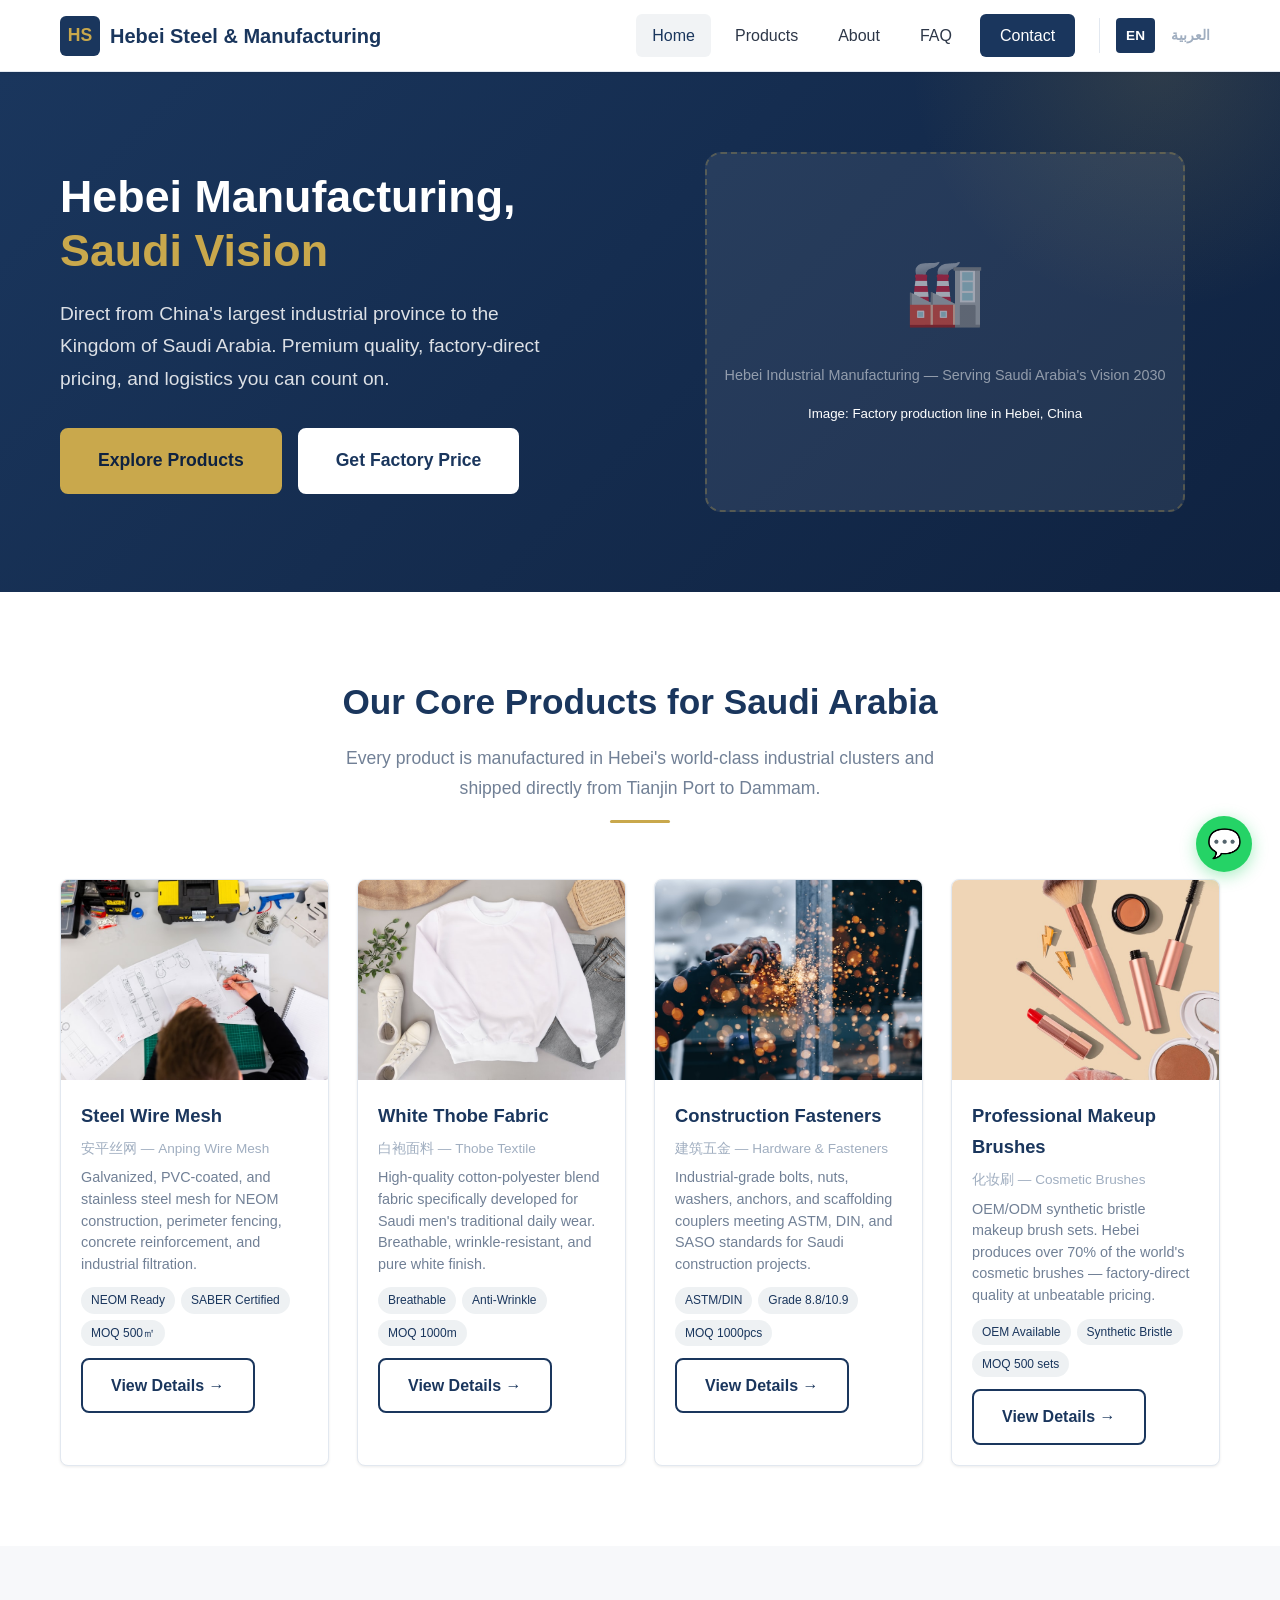
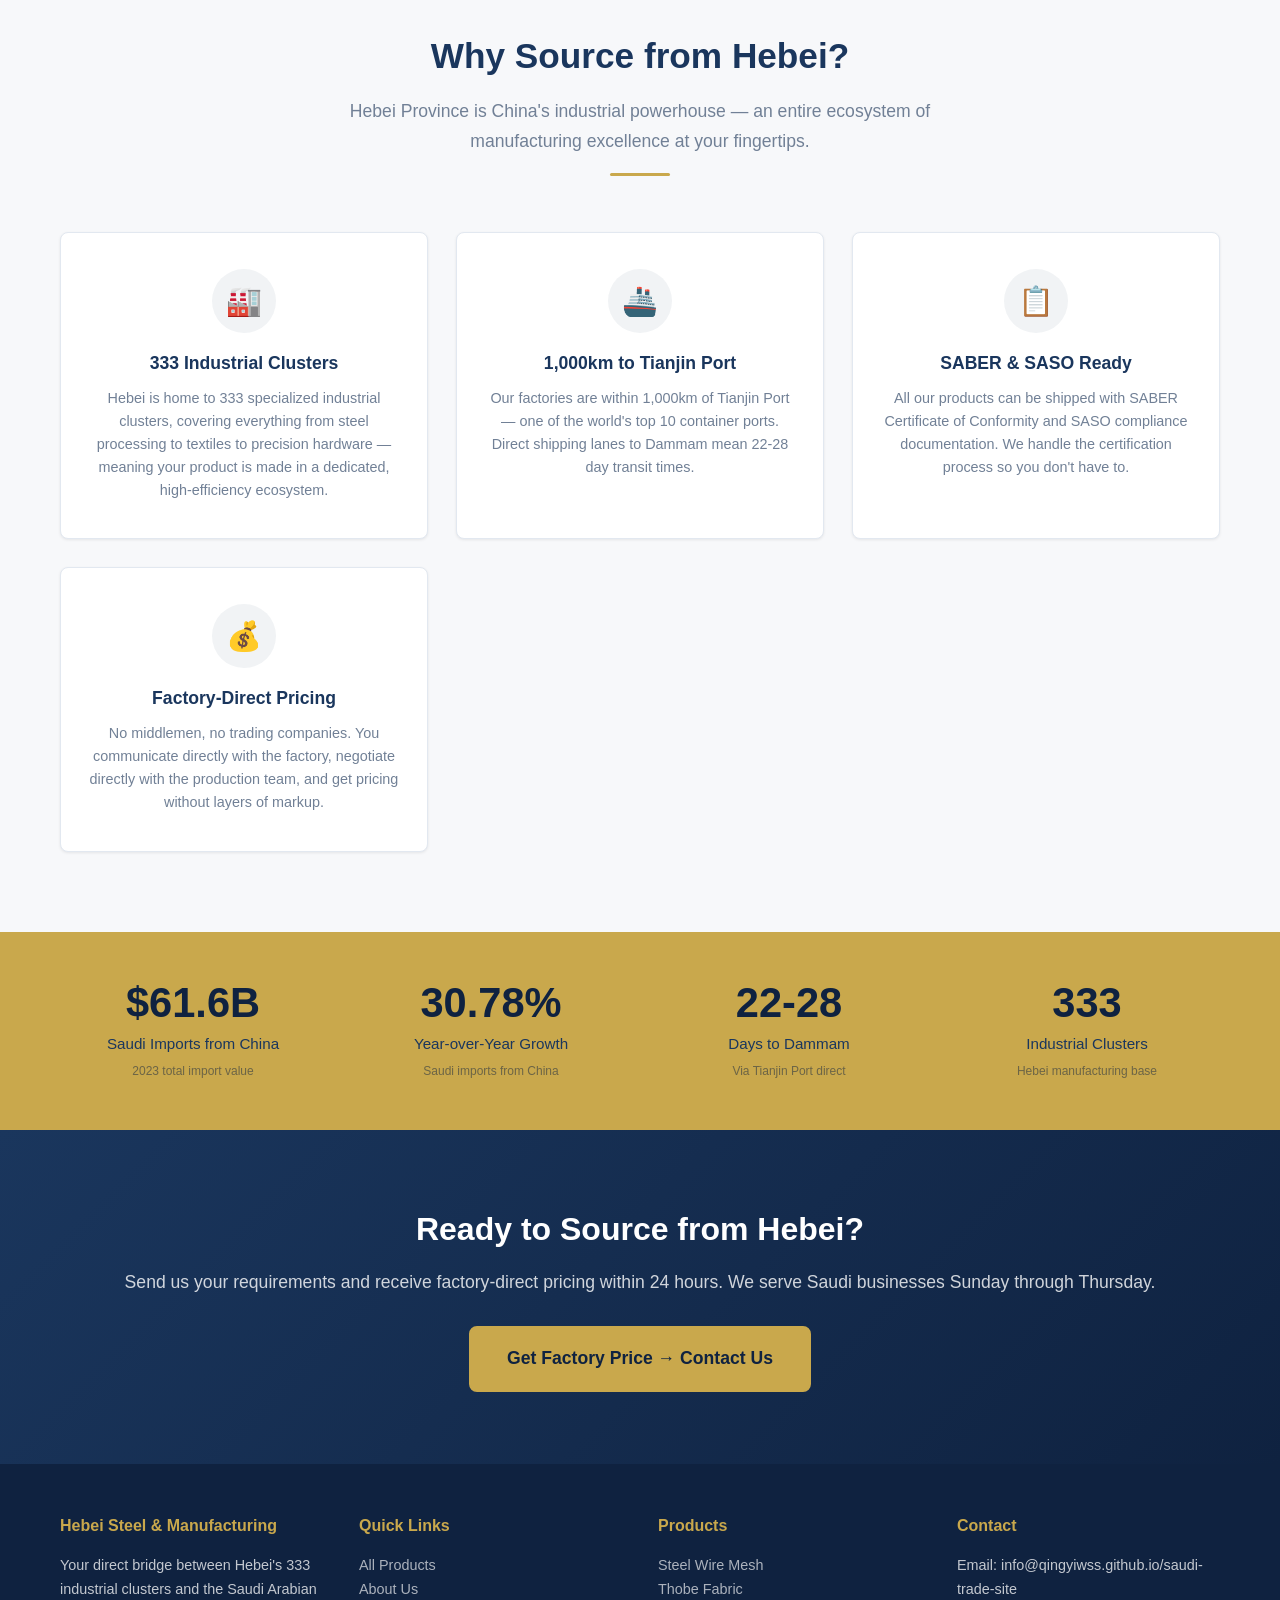
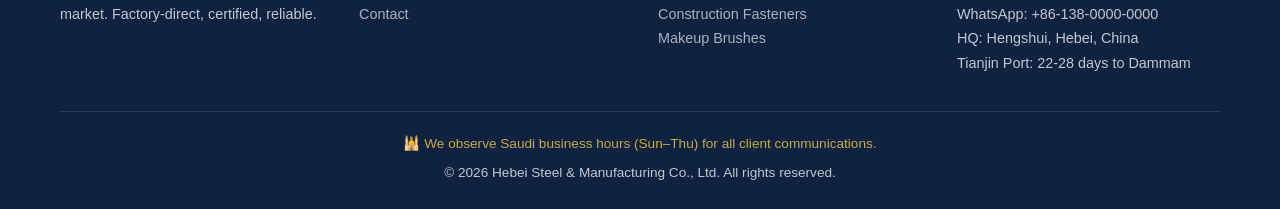
<file: index.html>
<!DOCTYPE html>
<html lang="en">
<head>
  <meta charset="UTF-8">
  <meta name="viewport" content="width=device-width, initial-scale=1.0">
  <title>Hebei Manufacturing, Saudi Vision — Premium B2B Industrial Products Export to Saudi Arabia | Hebei Steel & Manufacturing</title>
  <meta name="description" content="Hebei-based manufacturer exporting premium steel wire mesh, construction fasteners, white thobe fabric, and professional makeup brushes to Saudi Arabia. Direct factory pricing, 333 industrial clusters, Tianjin Port logistics, SABER certified.">
  <meta name="keywords" content="Hebei manufacturer Saudi Arabia, steel wire mesh Saudi, construction fasteners Dammam, thobe fabric export, Chinese factory Saudi, NEOM construction supply, Hebei industrial products, B2B trade China Saudi">
  <meta name="robots" content="index, follow">

  <!-- Open Graph -->
  <meta property="og:type" content="website">
  <meta property="og:title" content="Hebei Manufacturing, Saudi Vision — B2B Industrial Exports to Saudi Arabia">
  <meta property="og:description" content="Direct factory pricing on steel wire mesh, construction fasteners, thobe fabric, and professional brushes. 333 Hebei industrial clusters at your service.">
  <meta property="og:url" content="https://qingyiwss.github.io/saudi-trade-site/">
  <meta property="og:site_name" content="Hebei Steel & Manufacturing">
  <meta property="og:locale" content="en_US">

  <!-- Canonical -->
  <link rel="canonical" href="https://qingyiwss.github.io/saudi-trade-site/">

  <!-- hreflang bidirectional links -->
  <link rel="alternate" hreflang="ar" href="https://qingyiwss.github.io/saudi-trade-site/ar/index.html">
  <link rel="alternate" hreflang="en" href="https://qingyiwss.github.io/saudi-trade-site/">

  <link rel="stylesheet" href="assets/css/style.css">

  <!-- JSON-LD Organization Schema -->
  <script type="application/ld+json">
  {
    "@context": "https://schema.org",
    "@type": "Organization",
    "name": "Hebei Steel & Manufacturing Co., Ltd.",
    "url": "https://qingyiwss.github.io/saudi-trade-site",
    "description": "Hebei-based industrial manufacturer exporting premium products to Saudi Arabia including steel wire mesh, construction fasteners, thobe fabric, and professional makeup brushes.",
    "address": {
      "@type": "PostalAddress",
      "addressLocality": "Hengshui",
      "addressRegion": "Hebei",
      "addressCountry": "CN"
    },
    "contactPoint": {
      "@type": "ContactPoint",
      "telephone": "+86-138-0000-0000",
      "contactType": "sales",
      "availableLanguage": ["English", "Arabic", "Chinese"]
    },
    "areaServed": {
      "@type": "Country",
      "name": "Saudi Arabia"
    }
  }
  </script>

  <!-- JSON-LD BreadcrumbList Schema -->
  <script type="application/ld+json">
  {
    "@context": "https://schema.org",
    "@type": "BreadcrumbList",
    "itemListElement": [
      {
        "@type": "ListItem",
        "position": 1,
        "name": "Home",
        "item": "https://qingyiwss.github.io/saudi-trade-site/"
      }
    ]
  }
  </script>
</head>
<body>

  <!-- ========== HEADER ========== -->
  <header class="site-header" role="banner">
    <div class="header-inner">
      <div class="logo">
        <a href="index.html">
          <span class="logo-icon">HS</span>
          <span>Hebei Steel &amp; Manufacturing</span>
        </a>
      </div>

      <button class="menu-toggle" aria-label="Toggle navigation menu" aria-expanded="false">
        <span></span>
        <span></span>
        <span></span>
      </button>

      <nav class="main-nav" role="navigation" aria-label="Main navigation">
        <a href="index.html" class="active">Home</a>
        <a href="products.html">Products</a>
        <a href="about.html">About</a>
        <a href="faq.html">FAQ</a>
        <a href="contact.html" class="nav-cta">Contact</a>

        <div class="lang-switch">
          <a href="#" data-lang="en" class="active-lang" aria-label="English">EN</a>
          <a href="#" data-lang="ar" aria-label="Arabic">العربية</a>
        </div>
      </nav>
    </div>
  </header>

  <!-- ========== MAIN CONTENT ========== -->
  <main role="main">

    <!-- Hero Section -->
    <section class="hero" aria-labelledby="hero-heading">
      <div class="container">
        <div class="hero-content">
          <h1 id="hero-heading">
            Hebei Manufacturing,<br><span class="gold">Saudi Vision</span>
          </h1>
          <p>
            Direct from China's largest industrial province to the Kingdom of Saudi Arabia.
            Premium quality, factory-direct pricing, and logistics you can count on.
          </p>
          <div class="hero-buttons">
            <a href="products.html" class="btn btn-primary btn-lg">Explore Products</a>
            <a href="contact.html" class="btn btn-white btn-lg">Get Factory Price</a>
          </div>
        </div>
        <div class="hero-visual">
          <div class="hero-image-placeholder">
            <span class="icon-large">🏭</span>
            <p>Hebei Industrial Manufacturing — Serving Saudi Arabia's Vision 2030</p>
            <small>Image: Factory production line in Hebei, China</small>
          </div>
        </div>
      </div>
    </section>

    <!-- Product Categories Preview -->
    <section class="section" aria-labelledby="products-heading">
      <div class="container">
        <div class="section-header">
          <h2 id="products-heading">Our Core Products for Saudi Arabia</h2>
          <p>Every product is manufactured in Hebei's world-class industrial clusters and shipped directly from Tianjin Port to Dammam.</p>
          <div class="underline"></div>
        </div>

        <div class="product-grid">

          <!-- Product 1: Steel Wire Mesh -->
          <article class="product-card">
            <div class="product-card-img">
              <img src="assets/images/product-1.jpg" alt="Galvanized steel wire mesh rolls for NEOM construction and security fencing — Hebei manufacturer direct export to Saudi Arabia" onerror="this.style.display='none';this.nextElementSibling.style.display='flex';">
              <div class="img-placeholder" style="display:none;">Steel Wire Mesh<br>安平丝网</div>
            </div>
            <div class="product-card-body">
              <h3>Steel Wire Mesh</h3>
              <p class="product-chinese">安平丝网 — Anping Wire Mesh</p>
              <p>Galvanized, PVC-coated, and stainless steel mesh for NEOM construction, perimeter fencing, concrete reinforcement, and industrial filtration.</p>
              <div class="product-tags">
                <span class="tag">NEOM Ready</span>
                <span class="tag">SABER Certified</span>
                <span class="tag">MOQ 500㎡</span>
              </div>
              <a href="products.html#steel-wire-mesh" class="btn btn-secondary">View Details →</a>
            </div>
          </article>

          <!-- Product 2: White Thobe Fabric -->
          <article class="product-card">
            <div class="product-card-img">
              <img src="assets/images/product-2.jpg" alt="Premium white thobe fabric cotton-polyester blend rolls for Saudi men's daily wear — Hebei textile manufacturer" onerror="this.style.display='none';this.nextElementSibling.style.display='flex';">
              <div class="img-placeholder" style="display:none;">White Thobe Fabric<br>白袍面料</div>
            </div>
            <div class="product-card-body">
              <h3>White Thobe Fabric</h3>
              <p class="product-chinese">白袍面料 — Thobe Textile</p>
              <p>High-quality cotton-polyester blend fabric specifically developed for Saudi men's traditional daily wear. Breathable, wrinkle-resistant, and pure white finish.</p>
              <div class="product-tags">
                <span class="tag">Breathable</span>
                <span class="tag">Anti-Wrinkle</span>
                <span class="tag">MOQ 1000m</span>
              </div>
              <a href="products.html#thobe-fabric" class="btn btn-secondary">View Details →</a>
            </div>
          </article>

          <!-- Product 3: Construction Fasteners -->
          <article class="product-card">
            <div class="product-card-img">
              <img src="assets/images/product-3.jpg" alt="High-strength construction fasteners bolts nuts scaffolding couplers for Saudi infrastructure projects — Hebei hardware manufacturer" onerror="this.style.display='none';this.nextElementSibling.style.display='flex';">
              <div class="img-placeholder" style="display:none;">Construction Fasteners<br>建筑五金</div>
            </div>
            <div class="product-card-body">
              <h3>Construction Fasteners</h3>
              <p class="product-chinese">建筑五金 — Hardware & Fasteners</p>
              <p>Industrial-grade bolts, nuts, washers, anchors, and scaffolding couplers meeting ASTM, DIN, and SASO standards for Saudi construction projects.</p>
              <div class="product-tags">
                <span class="tag">ASTM/DIN</span>
                <span class="tag">Grade 8.8/10.9</span>
                <span class="tag">MOQ 1000pcs</span>
              </div>
              <a href="products.html#construction-fasteners" class="btn btn-secondary">View Details →</a>
            </div>
          </article>

          <!-- Product 4: Professional Makeup Brushes -->
          <article class="product-card">
            <div class="product-card-img">
              <img src="assets/images/product-4.jpg" alt="Professional OEM makeup brush sets synthetic bristles — Hebei cosmetic tools manufacturer, 70% global production share" onerror="this.style.display='none';this.nextElementSibling.style.display='flex';">
              <div class="img-placeholder" style="display:none;">Makeup Brushes<br>化妆刷</div>
            </div>
            <div class="product-card-body">
              <h3>Professional Makeup Brushes</h3>
              <p class="product-chinese">化妆刷 — Cosmetic Brushes</p>
              <p>OEM/ODM synthetic bristle makeup brush sets. Hebei produces over 70% of the world's cosmetic brushes — factory-direct quality at unbeatable pricing.</p>
              <div class="product-tags">
                <span class="tag">OEM Available</span>
                <span class="tag">Synthetic Bristle</span>
                <span class="tag">MOQ 500 sets</span>
              </div>
              <a href="products.html#makeup-brushes" class="btn btn-secondary">View Details →</a>
            </div>
          </article>

        </div>
      </div>
    </section>

    <!-- Why Hebei Section -->
    <section class="section section-alt" aria-labelledby="why-heading">
      <div class="container">
        <div class="section-header">
          <h2 id="why-heading">Why Source from Hebei?</h2>
          <p>Hebei Province is China's industrial powerhouse — an entire ecosystem of manufacturing excellence at your fingertips.</p>
          <div class="underline"></div>
        </div>

        <div class="why-hebei-grid">

          <div class="why-card">
            <div class="why-icon">🏭</div>
            <h3>333 Industrial Clusters</h3>
            <p>Hebei is home to 333 specialized industrial clusters, covering everything from steel processing to textiles to precision hardware — meaning your product is made in a dedicated, high-efficiency ecosystem.</p>
          </div>

          <div class="why-card">
            <div class="why-icon">🚢</div>
            <h3>1,000km to Tianjin Port</h3>
            <p>Our factories are within 1,000km of Tianjin Port — one of the world's top 10 container ports. Direct shipping lanes to Dammam mean 22-28 day transit times.</p>
          </div>

          <div class="why-card">
            <div class="why-icon">📋</div>
            <h3>SABER & SASO Ready</h3>
            <p>All our products can be shipped with SABER Certificate of Conformity and SASO compliance documentation. We handle the certification process so you don't have to.</p>
          </div>

          <div class="why-card">
            <div class="why-icon">💰</div>
            <h3>Factory-Direct Pricing</h3>
            <p>No middlemen, no trading companies. You communicate directly with the factory, negotiate directly with the production team, and get pricing without layers of markup.</p>
          </div>

        </div>
      </div>
    </section>

    <!-- Stats Banner -->
    <section class="stats-banner" aria-label="Saudi-China trade statistics">
      <div class="container">
        <div class="stats-grid">
          <div class="stat-item">
            <div class="stat-number">$61.6B</div>
            <div class="stat-label">Saudi Imports from China</div>
            <div class="stat-source">2023 total import value</div>
          </div>
          <div class="stat-item">
            <div class="stat-number">30.78%</div>
            <div class="stat-label">Year-over-Year Growth</div>
            <div class="stat-source">Saudi imports from China</div>
          </div>
          <div class="stat-item">
            <div class="stat-number">22-28</div>
            <div class="stat-label">Days to Dammam</div>
            <div class="stat-source">Via Tianjin Port direct</div>
          </div>
          <div class="stat-item">
            <div class="stat-number">333</div>
            <div class="stat-label">Industrial Clusters</div>
            <div class="stat-source">Hebei manufacturing base</div>
          </div>
        </div>
      </div>
    </section>

    <!-- CTA Section -->
    <section class="cta-section" aria-labelledby="cta-heading">
      <div class="container">
        <h2 id="cta-heading">Ready to Source from Hebei?</h2>
        <p>Send us your requirements and receive factory-direct pricing within 24 hours. We serve Saudi businesses Sunday through Thursday.</p>
        <a href="contact.html" class="btn btn-primary btn-lg">Get Factory Price → Contact Us</a>
      </div>
    </section>

  </main>

  <!-- ========== FOOTER ========== -->
  <footer class="site-footer" role="contentinfo">
    <div class="container">
      <div class="footer-grid">
        <div class="footer-col">
          <h4>Hebei Steel &amp; Manufacturing</h4>
          <p>Your direct bridge between Hebei's 333 industrial clusters and the Saudi Arabian market. Factory-direct, certified, reliable.</p>
        </div>
        <div class="footer-col">
          <h4>Quick Links</h4>
          <ul>
            <li><a href="products.html">All Products</a></li>
            <li><a href="about.html">About Us</a></li>
            <li><a href="contact.html">Contact</a></li>
          </ul>
        </div>
        <div class="footer-col">
          <h4>Products</h4>
          <ul>
            <li><a href="products.html#steel-wire-mesh">Steel Wire Mesh</a></li>
            <li><a href="products.html#thobe-fabric">Thobe Fabric</a></li>
            <li><a href="products.html#construction-fasteners">Construction Fasteners</a></li>
            <li><a href="products.html#makeup-brushes">Makeup Brushes</a></li>
          </ul>
        </div>
        <div class="footer-col">
          <h4>Contact</h4>
          <p>Email: info@qingyiwss.github.io/saudi-trade-site</p>
          <p>WhatsApp: +86-138-0000-0000</p>
          <p>HQ: Hengshui, Hebei, China</p>
          <p>Tianjin Port: 22-28 days to Dammam</p>
        </div>
      </div>

      <div class="footer-bottom">
        <p class="business-note">🕌 We observe Saudi business hours (Sun–Thu) for all client communications.</p>
        <p>&copy; <span id="current-year">2026</span> Hebei Steel &amp; Manufacturing Co., Ltd. All rights reserved.</p>
      </div>
    </div>
  </footer>

  <!-- WhatsApp Floating Button -->
  <a href="#" class="whatsapp-float" aria-label="Chat with us on WhatsApp" data-number="8613800000000" data-message="Hello, I am interested in your products for Saudi Arabia market. Please send me more information.">
    <span class="wa-icon">💬</span>
    <span class="whatsapp-tooltip">Chat on WhatsApp</span>
  </a>

  <script src="assets/js/main.js"></script>
</body>
</html>
</file>
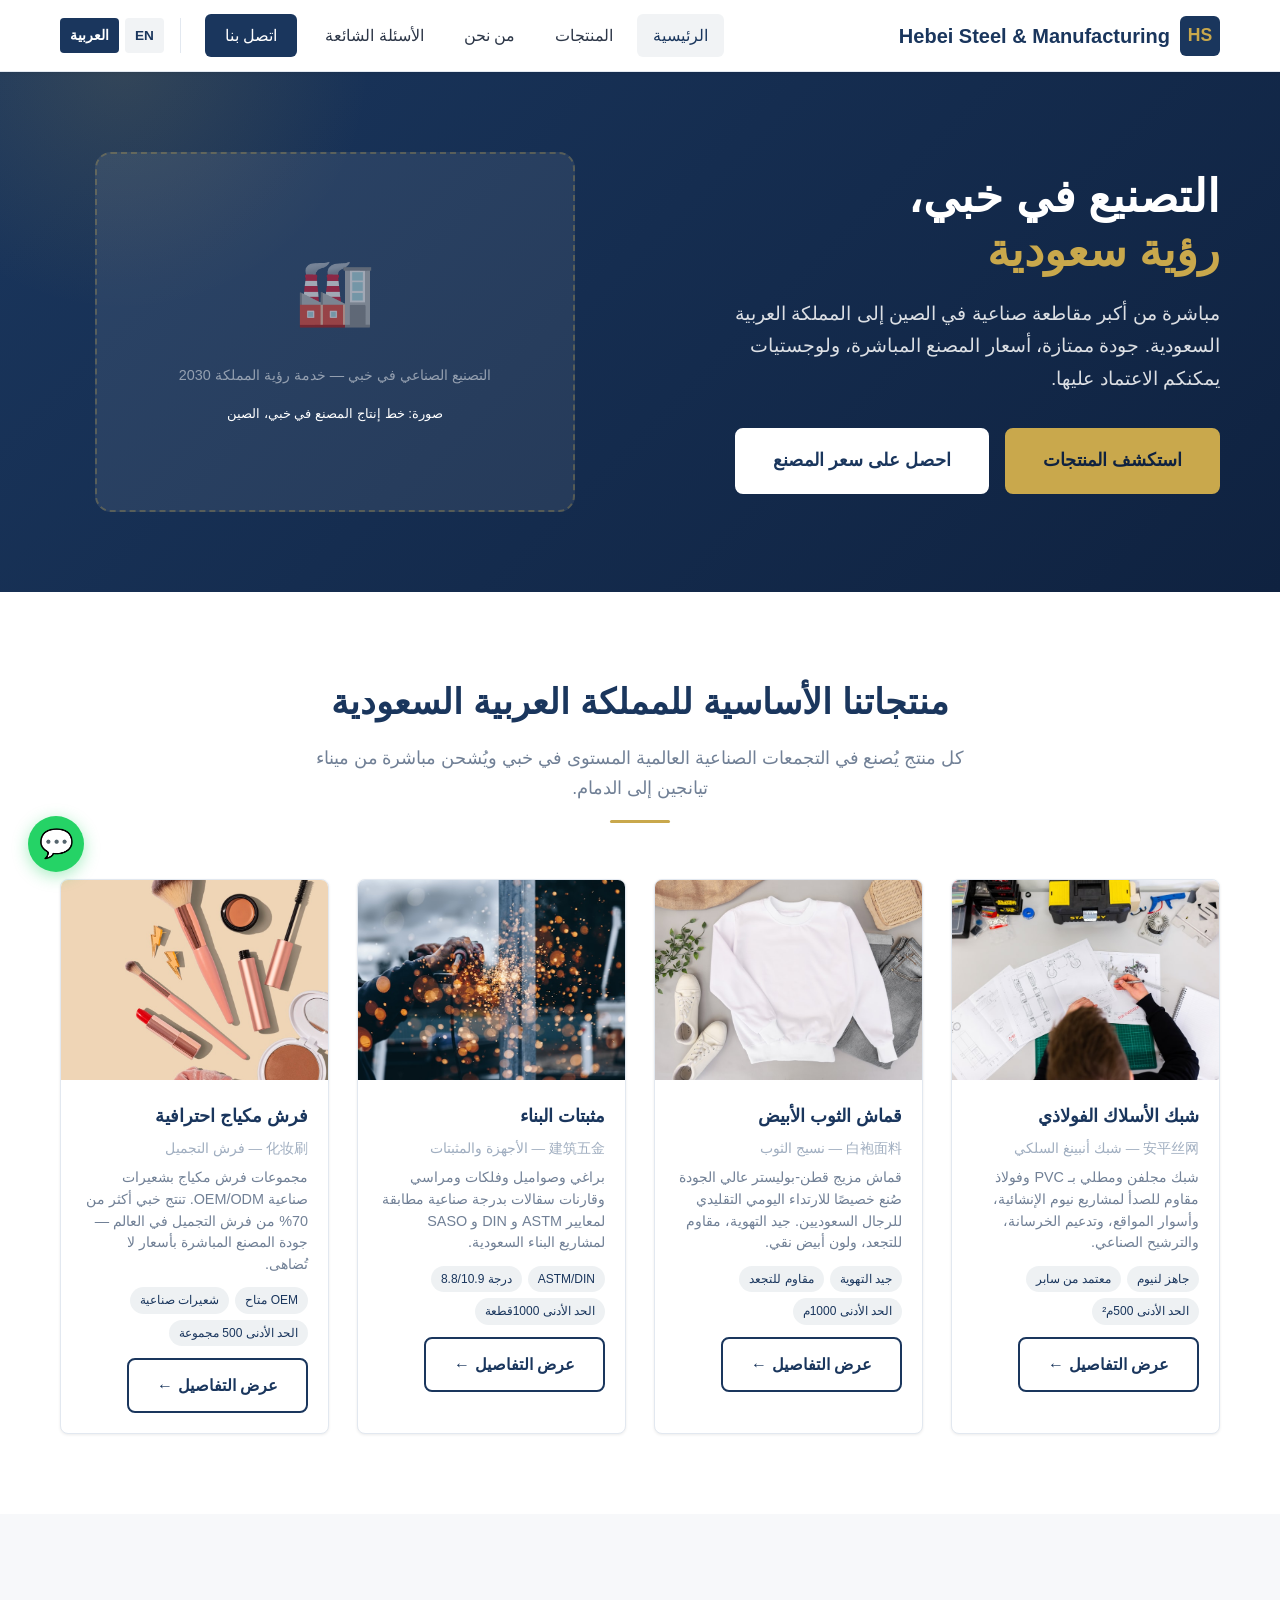
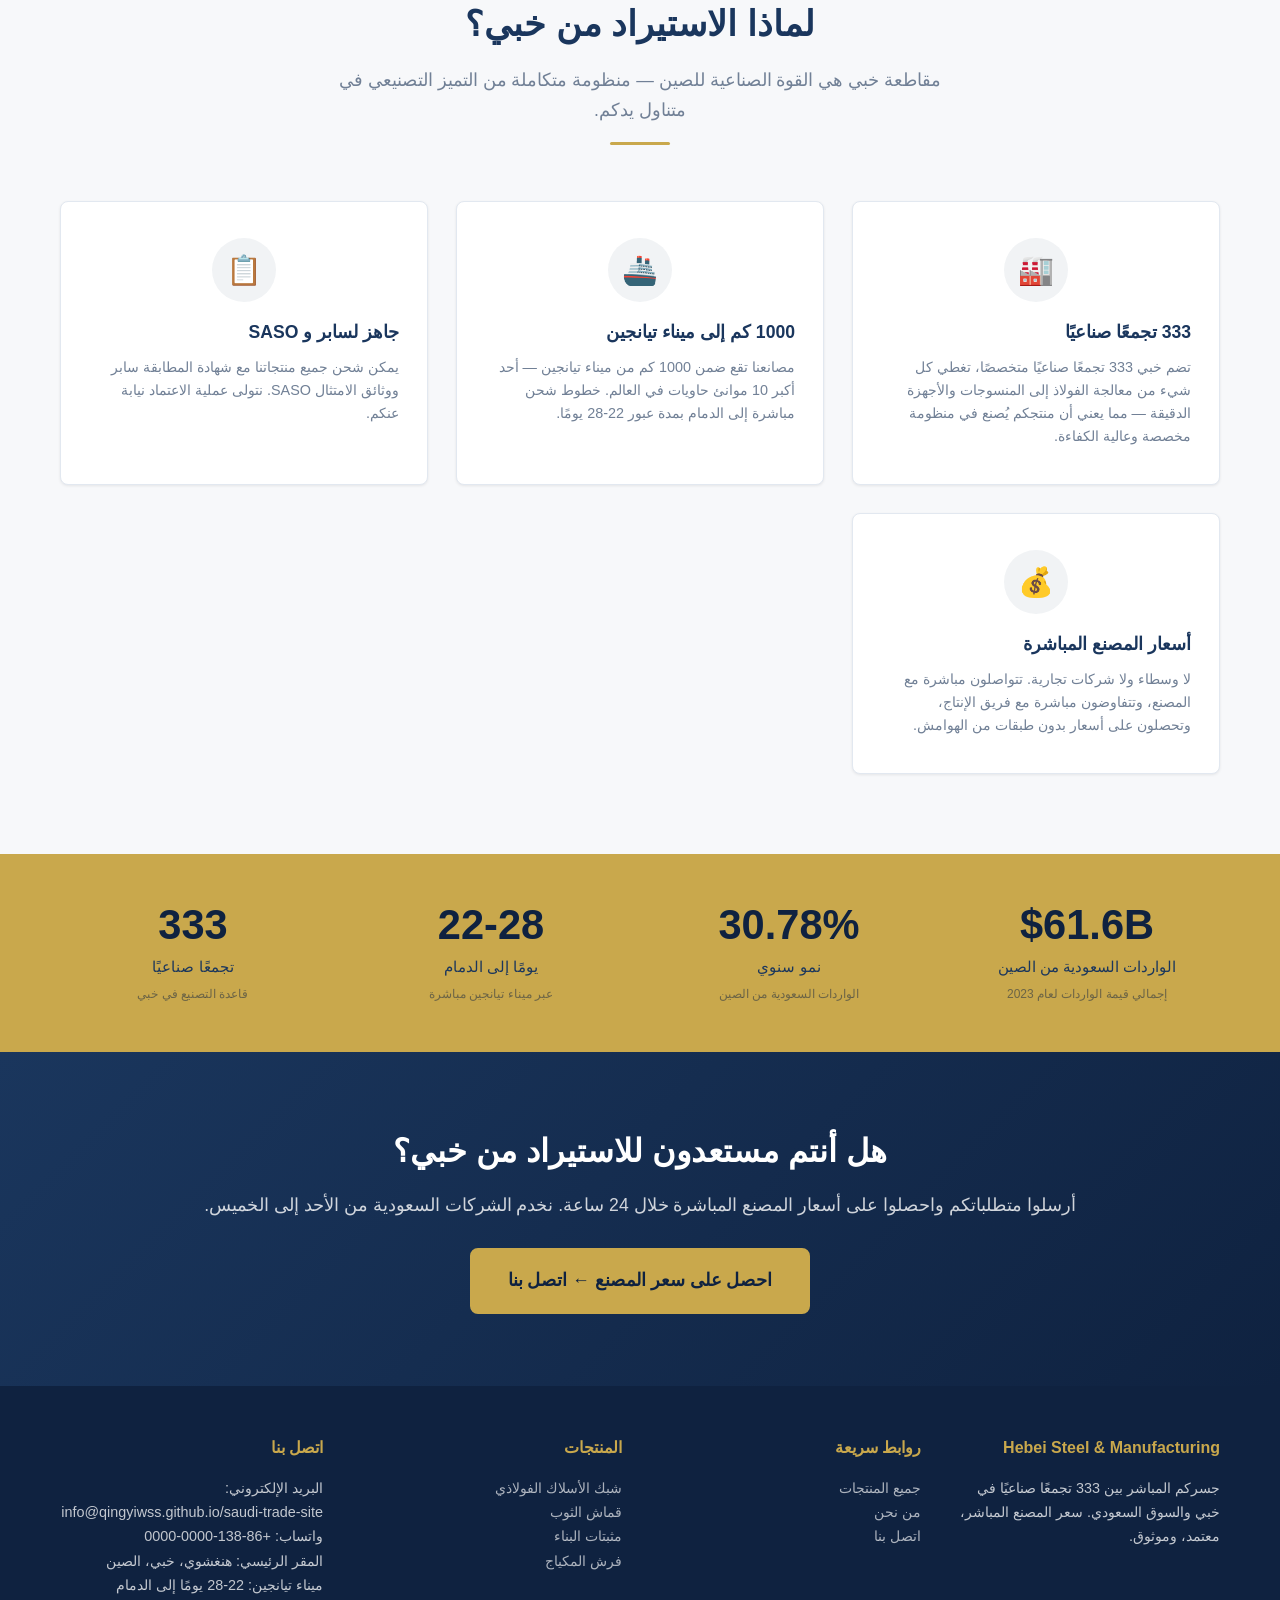
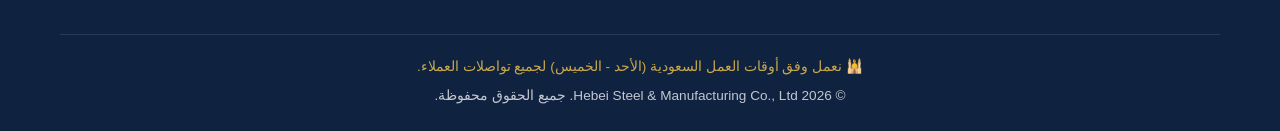
<file: ar/index.html>
<!DOCTYPE html>
<html lang="ar" dir="rtl">
<head>
  <meta charset="UTF-8">
  <meta name="viewport" content="width=device-width, initial-scale=1.0">
  <title>التصنيع في خبي، رؤية سعودية — منتجات صناعية ممتازة للتصدير إلى المملكة العربية السعودية | Hebei Steel & Manufacturing</title>
  <meta name="description" content="مصنع في مقاطعة خبي يصدر شبك أسلاك فولاذي ممتاز، ومثبتات بناء، وقماش الثوب الأبيض، وفرش مكياج احترافية إلى المملكة العربية السعودية. أسعار المصنع المباشرة، 333 تجمعًا صناعيًا، لوجستيات ميناء تيانجين، معتمد من سابر.">
  <meta name="keywords" content="مصنع خبي السعودية, شبك أسلاك فولاذي السعودية, مثبتات بناء الدمام, قماش ثوب تصدير, مصنع صيني السعودية, توريد بناء نيوم, منتجات صناعية خبي, تجارة B2B الصين السعودية">
  <meta name="robots" content="index, follow">

  <!-- Open Graph -->
  <meta property="og:type" content="website">
  <meta property="og:title" content="التصنيع في خبي، رؤية سعودية — صادرات صناعية للمملكة العربية السعودية">
  <meta property="og:description" content="أسعار المصنع المباشرة لشبك الأسلاك الفولاذي، ومثبتات البناء، وقماش الثوب، والفرش الاحترافية. 333 تجمعًا صناعيًا في خبي في خدمتكم.">
  <meta property="og:url" content="https://qingyiwss.github.io/saudi-trade-site/ar/index.html">
  <meta property="og:site_name" content="Hebei Steel & Manufacturing">
  <meta property="og:locale" content="ar_SA">

  <!-- Canonical -->
  <link rel="canonical" href="https://qingyiwss.github.io/saudi-trade-site/ar/index.html">

  <!-- hreflang bidirectional links -->
  <link rel="alternate" hreflang="ar" href="https://qingyiwss.github.io/saudi-trade-site/ar/index.html">
  <link rel="alternate" hreflang="en" href="https://qingyiwss.github.io/saudi-trade-site/index.html">

  <link rel="stylesheet" href="../assets/css/style.css">

  <!-- JSON-LD Organization Schema -->
  <script type="application/ld+json">
  {
    "@context": "https://schema.org",
    "@type": "Organization",
    "name": "Hebei Steel & Manufacturing Co., Ltd.",
    "url": "https://qingyiwss.github.io/saudi-trade-site/ar/",
    "description": "مصنع صناعي في مقاطعة خبي يصدر منتجات ممتازة إلى المملكة العربية السعودية تشمل شبك الأسلاك الفولاذي، ومثبتات البناء، وقماش الثوب، وفرش المكياج الاحترافية.",
    "address": {
      "@type": "PostalAddress",
      "addressLocality": "هنغشوي",
      "addressRegion": "خبي",
      "addressCountry": "CN"
    },
    "contactPoint": {
      "@type": "ContactPoint",
      "telephone": "+86-138-0000-0000",
      "contactType": "sales",
      "availableLanguage": ["English", "Arabic", "Chinese"]
    },
    "areaServed": {
      "@type": "Country",
      "name": "Saudi Arabia"
    }
  }
  </script>

  <!-- JSON-LD BreadcrumbList Schema -->
  <script type="application/ld+json">
  {
    "@context": "https://schema.org",
    "@type": "BreadcrumbList",
    "itemListElement": [
      {
        "@type": "ListItem",
        "position": 1,
        "name": "الرئيسية",
        "item": "https://qingyiwss.github.io/saudi-trade-site/ar/index.html"
      }
    ]
  }
  </script>
</head>
<body>

  <!-- ========== HEADER ========== -->
  <header class="site-header" role="banner">
    <div class="header-inner">
      <div class="logo">
        <a href="index.html">
          <span class="logo-icon">HS</span>
          <span>Hebei Steel &amp; Manufacturing</span>
        </a>
      </div>

      <button class="menu-toggle" aria-label="تبديل قائمة التنقل" aria-expanded="false">
        <span></span>
        <span></span>
        <span></span>
      </button>

      <nav class="main-nav" role="navigation" aria-label="التنقل الرئيسي">
        <a href="index.html" class="active">الرئيسية</a>
        <a href="products.html">المنتجات</a>
        <a href="about.html">من نحن</a>
        <a href="faq.html">الأسئلة الشائعة</a>
        <a href="contact.html" class="nav-cta">اتصل بنا</a>

        <div class="lang-switch">
          <a href="../index.html" data-lang="en" aria-label="English">EN</a>
          <a href="#" data-lang="ar" class="active-lang" aria-label="العربية">العربية</a>
        </div>
      </nav>
    </div>
  </header>

  <!-- ========== MAIN CONTENT ========== -->
  <main role="main">

    <!-- Hero Section -->
    <section class="hero" aria-labelledby="hero-heading">
      <div class="container">
        <div class="hero-content">
          <h1 id="hero-heading">
            التصنيع في خبي،<br><span class="gold">رؤية سعودية</span>
          </h1>
          <p>
            مباشرة من أكبر مقاطعة صناعية في الصين إلى المملكة العربية السعودية.
            جودة ممتازة، أسعار المصنع المباشرة، ولوجستيات يمكنكم الاعتماد عليها.
          </p>
          <div class="hero-buttons">
            <a href="products.html" class="btn btn-primary btn-lg">استكشف المنتجات</a>
            <a href="contact.html" class="btn btn-white btn-lg">احصل على سعر المصنع</a>
          </div>
        </div>
        <div class="hero-visual">
          <div class="hero-image-placeholder">
            <span class="icon-large">🏭</span>
            <p>التصنيع الصناعي في خبي — خدمة رؤية المملكة 2030</p>
            <small>صورة: خط إنتاج المصنع في خبي، الصين</small>
          </div>
        </div>
      </div>
    </section>

    <!-- Product Categories Preview -->
    <section class="section" aria-labelledby="products-heading">
      <div class="container">
        <div class="section-header">
          <h2 id="products-heading">منتجاتنا الأساسية للمملكة العربية السعودية</h2>
          <p>كل منتج يُصنع في التجمعات الصناعية العالمية المستوى في خبي ويُشحن مباشرة من ميناء تيانجين إلى الدمام.</p>
          <div class="underline"></div>
        </div>

        <div class="product-grid">

          <!-- Product 1: Steel Wire Mesh -->
          <article class="product-card">
            <div class="product-card-img">
              <img src="../assets/images/product-1.jpg" alt="لفات شبك أسلاك فولاذي مجلفن لمشاريع نيوم الإنشائية وسياج الأمن — مصنع خبي للتصدير المباشر إلى السعودية" onerror="this.style.display='none';this.nextElementSibling.style.display='flex';">
              <div class="img-placeholder" style="display:none;">شبك أسلاك فولاذي<br>安平丝网</div>
            </div>
            <div class="product-card-body">
              <h3>شبك الأسلاك الفولاذي</h3>
              <p class="product-chinese">安平丝网 — شبك أنبينغ السلكي</p>
              <p>شبك مجلفن ومطلي بـ PVC وفولاذ مقاوم للصدأ لمشاريع نيوم الإنشائية، وأسوار المواقع، وتدعيم الخرسانة، والترشيح الصناعي.</p>
              <div class="product-tags">
                <span class="tag">جاهز لنيوم</span>
                <span class="tag">معتمد من سابر</span>
                <span class="tag">الحد الأدنى 500م²</span>
              </div>
              <a href="products.html#steel-wire-mesh" class="btn btn-secondary">عرض التفاصيل ←</a>
            </div>
          </article>

          <!-- Product 2: White Thobe Fabric -->
          <article class="product-card">
            <div class="product-card-img">
              <img src="../assets/images/product-2.jpg" alt="لفات قماش ثوب أبيض ممتاز مزيج قطن-بوليستر للارتداء اليومي للرجال السعوديين — مصنع نسيج خبي" onerror="this.style.display='none';this.nextElementSibling.style.display='flex';">
              <div class="img-placeholder" style="display:none;">قماش الثوب الأبيض<br>白袍面料</div>
            </div>
            <div class="product-card-body">
              <h3>قماش الثوب الأبيض</h3>
              <p class="product-chinese">白袍面料 — نسيج الثوب</p>
              <p>قماش مزيج قطن-بوليستر عالي الجودة صُنع خصيصًا للارتداء اليومي التقليدي للرجال السعوديين. جيد التهوية، مقاوم للتجعد، ولون أبيض نقي.</p>
              <div class="product-tags">
                <span class="tag">جيد التهوية</span>
                <span class="tag">مقاوم للتجعد</span>
                <span class="tag">الحد الأدنى 1000م</span>
              </div>
              <a href="products.html#thobe-fabric" class="btn btn-secondary">عرض التفاصيل ←</a>
            </div>
          </article>

          <!-- Product 3: Construction Fasteners -->
          <article class="product-card">
            <div class="product-card-img">
              <img src="../assets/images/product-3.jpg" alt="مثبتات بناء عالية المتانة براغي صواميل قارنات سقالات لمشاريع البنية التحتية السعودية — مصنع أجهزة خبي" onerror="this.style.display='none';this.nextElementSibling.style.display='flex';">
              <div class="img-placeholder" style="display:none;">مثبتات البناء<br>建筑五金</div>
            </div>
            <div class="product-card-body">
              <h3>مثبتات البناء</h3>
              <p class="product-chinese">建筑五金 — الأجهزة والمثبتات</p>
              <p>براغي وصواميل وفلكات ومراسي وقارنات سقالات بدرجة صناعية مطابقة لمعايير ASTM و DIN و SASO لمشاريع البناء السعودية.</p>
              <div class="product-tags">
                <span class="tag">ASTM/DIN</span>
                <span class="tag">درجة 8.8/10.9</span>
                <span class="tag">الحد الأدنى 1000قطعة</span>
              </div>
              <a href="products.html#construction-fasteners" class="btn btn-secondary">عرض التفاصيل ←</a>
            </div>
          </article>

          <!-- Product 4: Professional Makeup Brushes -->
          <article class="product-card">
            <div class="product-card-img">
              <img src="../assets/images/product-4.jpg" alt="مجموعات فرش مكياج احترافية OEM بشعيرات صناعية — مصنع أدوات تجميل خبي، 70% من حصة الإنتاج العالمي" onerror="this.style.display='none';this.nextElementSibling.style.display='flex';">
              <div class="img-placeholder" style="display:none;">فرش المكياج<br>化妆刷</div>
            </div>
            <div class="product-card-body">
              <h3>فرش مكياج احترافية</h3>
              <p class="product-chinese">化妆刷 — فرش التجميل</p>
              <p>مجموعات فرش مكياج بشعيرات صناعية OEM/ODM. تنتج خبي أكثر من 70% من فرش التجميل في العالم — جودة المصنع المباشرة بأسعار لا تُضاهى.</p>
              <div class="product-tags">
                <span class="tag">OEM متاح</span>
                <span class="tag">شعيرات صناعية</span>
                <span class="tag">الحد الأدنى 500 مجموعة</span>
              </div>
              <a href="products.html#makeup-brushes" class="btn btn-secondary">عرض التفاصيل ←</a>
            </div>
          </article>

        </div>
      </div>
    </section>

    <!-- Why Hebei Section -->
    <section class="section section-alt" aria-labelledby="why-heading">
      <div class="container">
        <div class="section-header">
          <h2 id="why-heading">لماذا الاستيراد من خبي؟</h2>
          <p>مقاطعة خبي هي القوة الصناعية للصين — منظومة متكاملة من التميز التصنيعي في متناول يدكم.</p>
          <div class="underline"></div>
        </div>

        <div class="why-hebei-grid">

          <div class="why-card">
            <div class="why-icon">🏭</div>
            <h3>333 تجمعًا صناعيًا</h3>
            <p>تضم خبي 333 تجمعًا صناعيًا متخصصًا، تغطي كل شيء من معالجة الفولاذ إلى المنسوجات والأجهزة الدقيقة — مما يعني أن منتجكم يُصنع في منظومة مخصصة وعالية الكفاءة.</p>
          </div>

          <div class="why-card">
            <div class="why-icon">🚢</div>
            <h3>1000 كم إلى ميناء تيانجين</h3>
            <p>مصانعنا تقع ضمن 1000 كم من ميناء تيانجين — أحد أكبر 10 موانئ حاويات في العالم. خطوط شحن مباشرة إلى الدمام بمدة عبور 22-28 يومًا.</p>
          </div>

          <div class="why-card">
            <div class="why-icon">📋</div>
            <h3>جاهز لسابر و SASO</h3>
            <p>يمكن شحن جميع منتجاتنا مع شهادة المطابقة سابر ووثائق الامتثال SASO. نتولى عملية الاعتماد نيابة عنكم.</p>
          </div>

          <div class="why-card">
            <div class="why-icon">💰</div>
            <h3>أسعار المصنع المباشرة</h3>
            <p>لا وسطاء ولا شركات تجارية. تتواصلون مباشرة مع المصنع، وتتفاوضون مباشرة مع فريق الإنتاج، وتحصلون على أسعار بدون طبقات من الهوامش.</p>
          </div>

        </div>
      </div>
    </section>

    <!-- Stats Banner -->
    <section class="stats-banner" aria-label="إحصائيات التجارة السعودية الصينية">
      <div class="container">
        <div class="stats-grid">
          <div class="stat-item">
            <div class="stat-number">$61.6B</div>
            <div class="stat-label">الواردات السعودية من الصين</div>
            <div class="stat-source">إجمالي قيمة الواردات لعام 2023</div>
          </div>
          <div class="stat-item">
            <div class="stat-number">30.78%</div>
            <div class="stat-label">نمو سنوي</div>
            <div class="stat-source">الواردات السعودية من الصين</div>
          </div>
          <div class="stat-item">
            <div class="stat-number">22-28</div>
            <div class="stat-label">يومًا إلى الدمام</div>
            <div class="stat-source">عبر ميناء تيانجين مباشرة</div>
          </div>
          <div class="stat-item">
            <div class="stat-number">333</div>
            <div class="stat-label">تجمعًا صناعيًا</div>
            <div class="stat-source">قاعدة التصنيع في خبي</div>
          </div>
        </div>
      </div>
    </section>

    <!-- CTA Section -->
    <section class="cta-section" aria-labelledby="cta-heading">
      <div class="container">
        <h2 id="cta-heading">هل أنتم مستعدون للاستيراد من خبي؟</h2>
        <p>أرسلوا متطلباتكم واحصلوا على أسعار المصنع المباشرة خلال 24 ساعة. نخدم الشركات السعودية من الأحد إلى الخميس.</p>
        <a href="contact.html" class="btn btn-primary btn-lg">احصل على سعر المصنع ← اتصل بنا</a>
      </div>
    </section>

  </main>

  <!-- ========== FOOTER ========== -->
  <footer class="site-footer" role="contentinfo">
    <div class="container">
      <div class="footer-grid">
        <div class="footer-col">
          <h4>Hebei Steel &amp; Manufacturing</h4>
          <p>جسركم المباشر بين 333 تجمعًا صناعيًا في خبي والسوق السعودي. سعر المصنع المباشر، معتمد، وموثوق.</p>
        </div>
        <div class="footer-col">
          <h4>روابط سريعة</h4>
          <ul>
            <li><a href="products.html">جميع المنتجات</a></li>
            <li><a href="about.html">من نحن</a></li>
            <li><a href="contact.html">اتصل بنا</a></li>
          </ul>
        </div>
        <div class="footer-col">
          <h4>المنتجات</h4>
          <ul>
            <li><a href="products.html#steel-wire-mesh">شبك الأسلاك الفولاذي</a></li>
            <li><a href="products.html#thobe-fabric">قماش الثوب</a></li>
            <li><a href="products.html#construction-fasteners">مثبتات البناء</a></li>
            <li><a href="products.html#makeup-brushes">فرش المكياج</a></li>
          </ul>
        </div>
        <div class="footer-col">
          <h4>اتصل بنا</h4>
          <p>البريد الإلكتروني: info@qingyiwss.github.io/saudi-trade-site</p>
          <p>واتساب: +86-138-0000-0000</p>
          <p>المقر الرئيسي: هنغشوي، خبي، الصين</p>
          <p>ميناء تيانجين: 22-28 يومًا إلى الدمام</p>
        </div>
      </div>

      <div class="footer-bottom">
        <p class="business-note">🕌 نعمل وفق أوقات العمل السعودية (الأحد - الخميس) لجميع تواصلات العملاء.</p>
        <p>&copy; <span id="current-year">2026</span> Hebei Steel &amp; Manufacturing Co., Ltd. جميع الحقوق محفوظة.</p>
      </div>
    </div>
  </footer>

  <!-- WhatsApp Floating Button -->
  <a href="#" class="whatsapp-float" aria-label="تحدث معنا عبر واتساب" data-number="8613800000000" data-message="مرحبًا، أنا مهتم بمنتجاتكم للسوق السعودي. أرجو إرسال المزيد من المعلومات.">
    <span class="wa-icon">💬</span>
    <span class="whatsapp-tooltip">تحدث عبر واتساب</span>
  </a>

  <script src="../assets/js/main.js"></script>
</body>
</html>
</file>
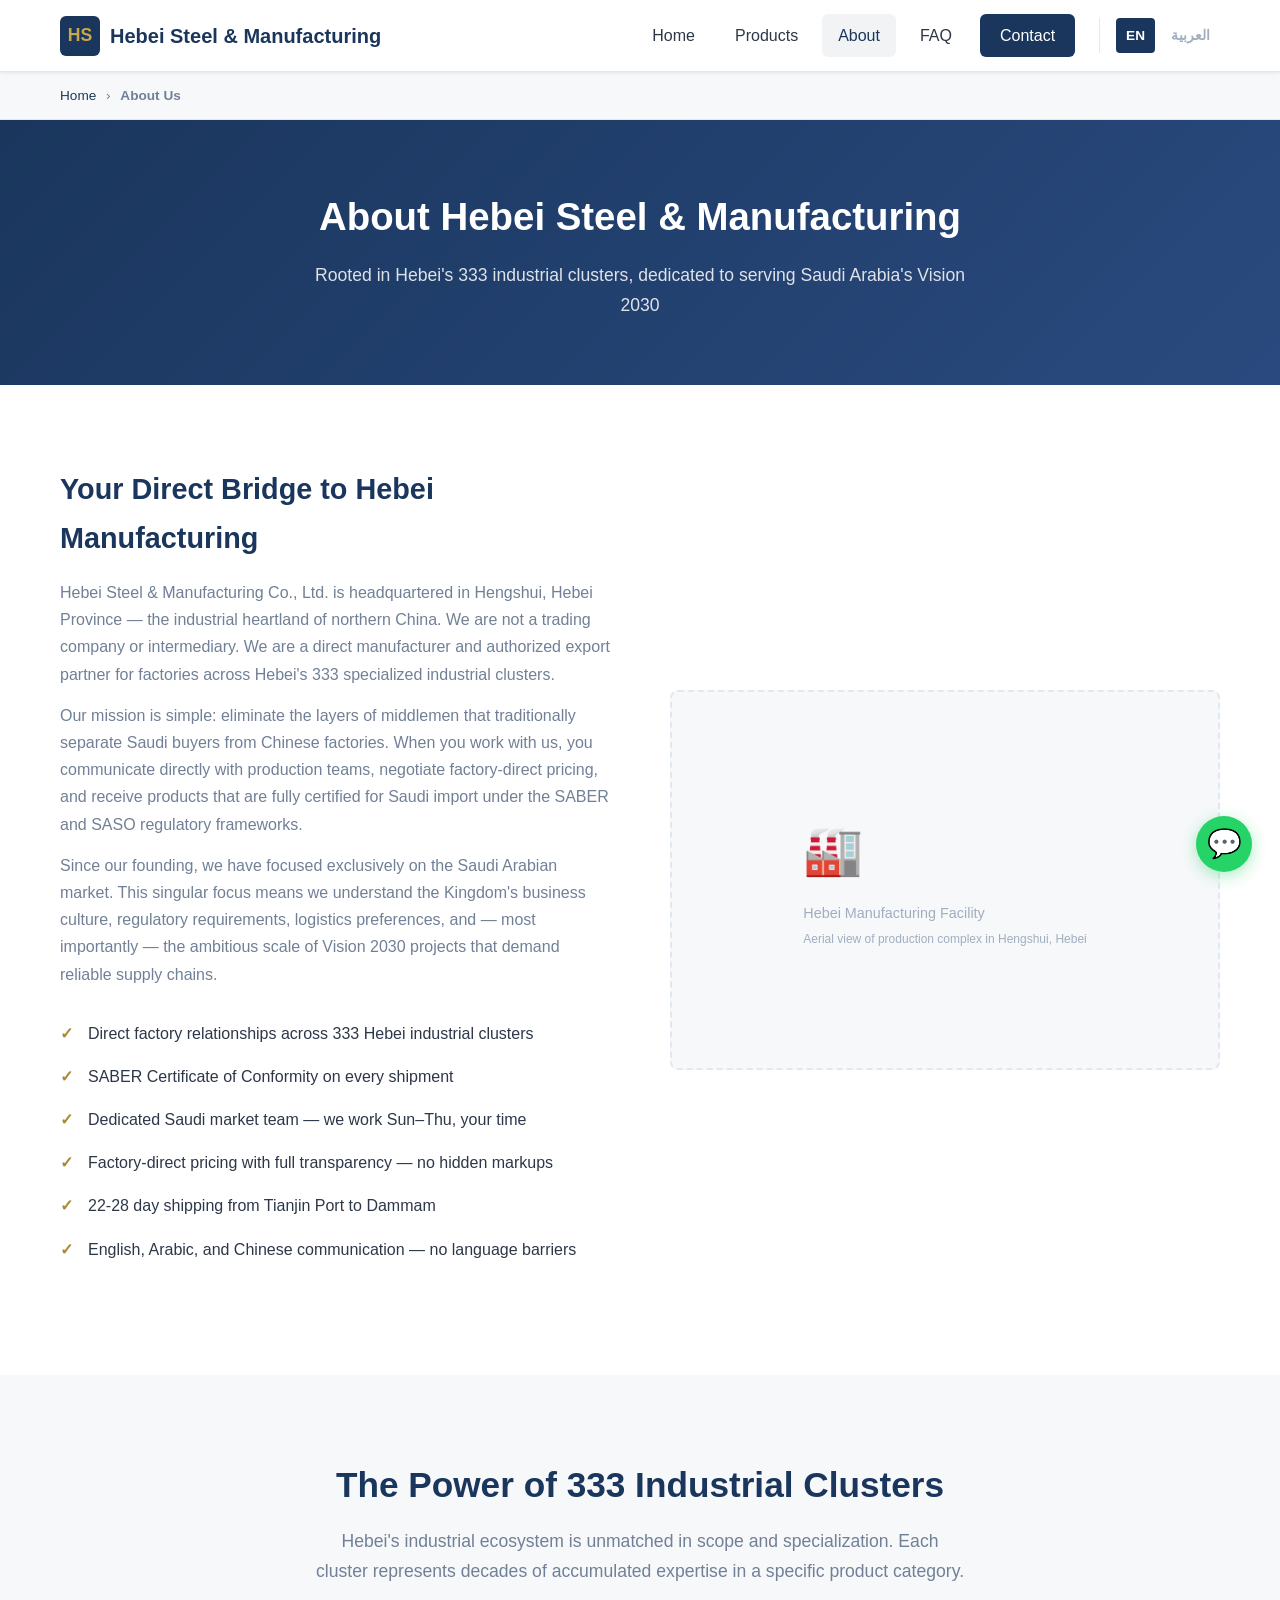
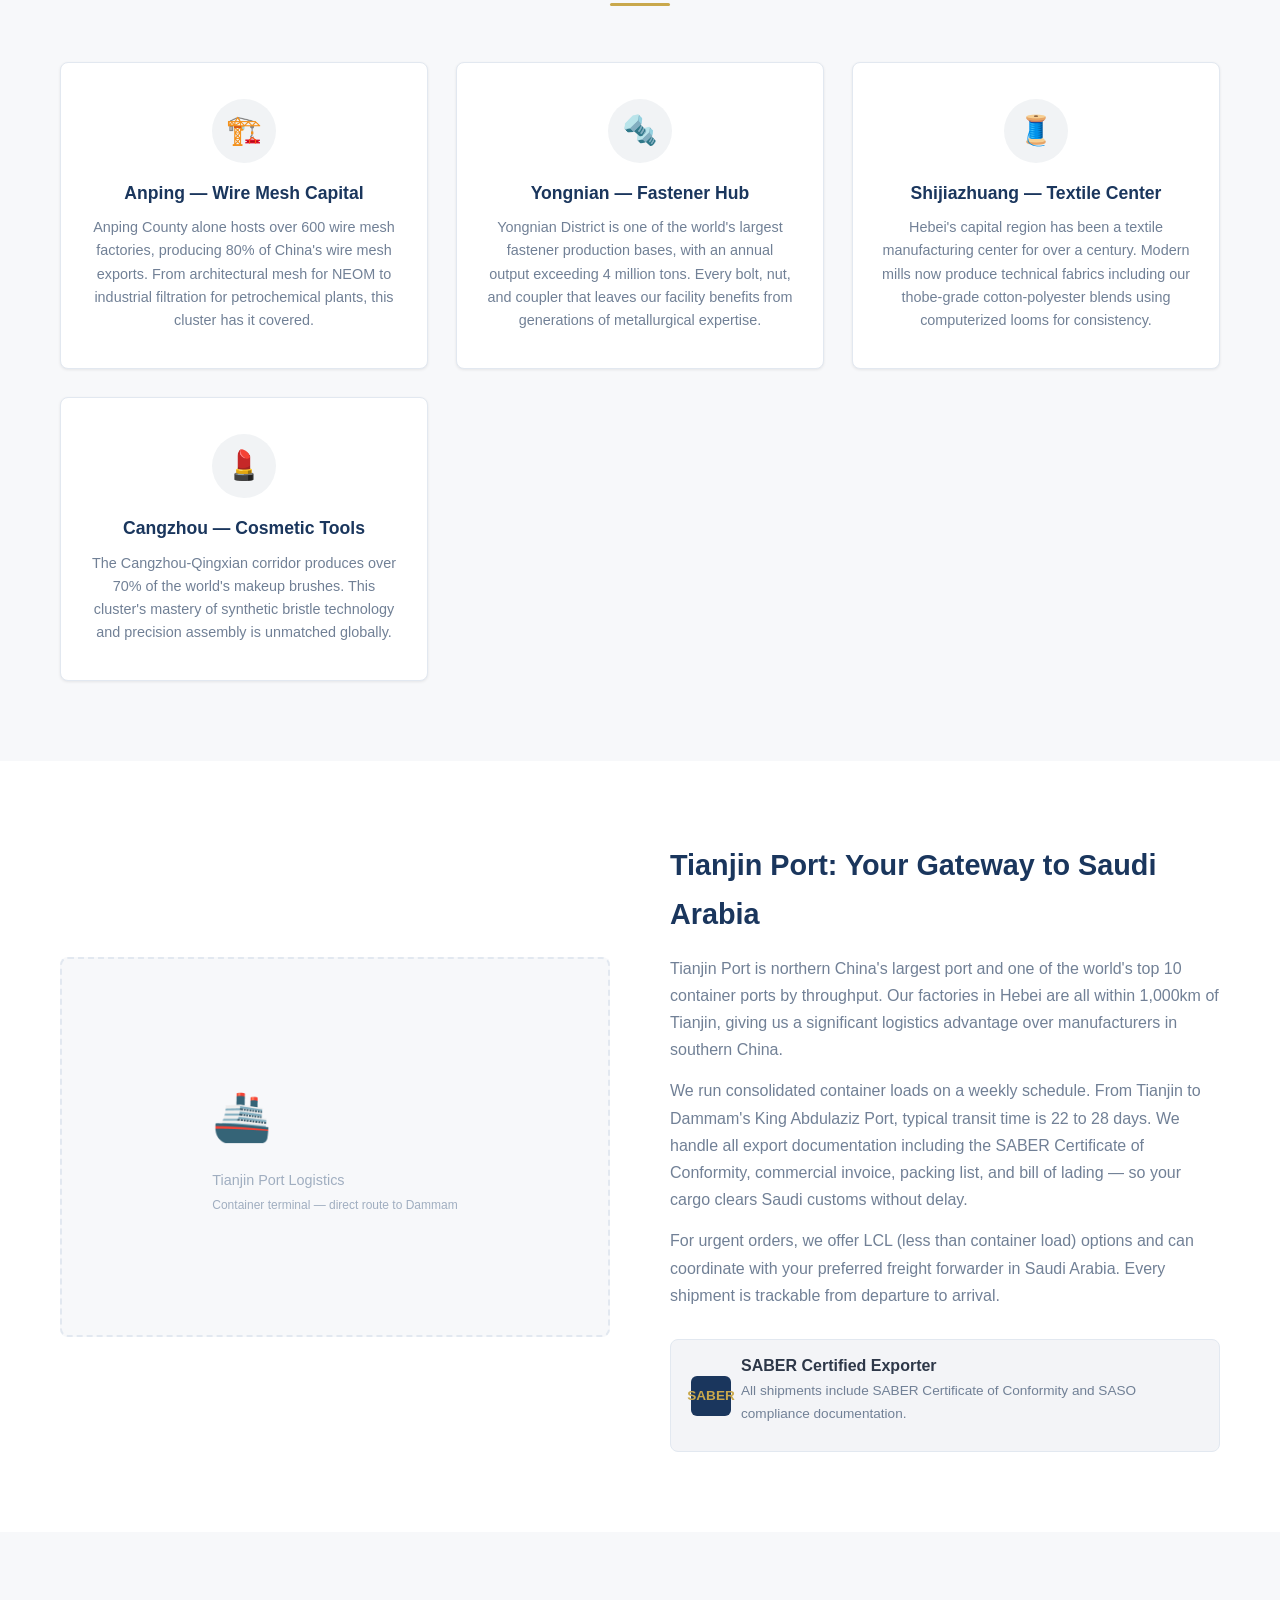
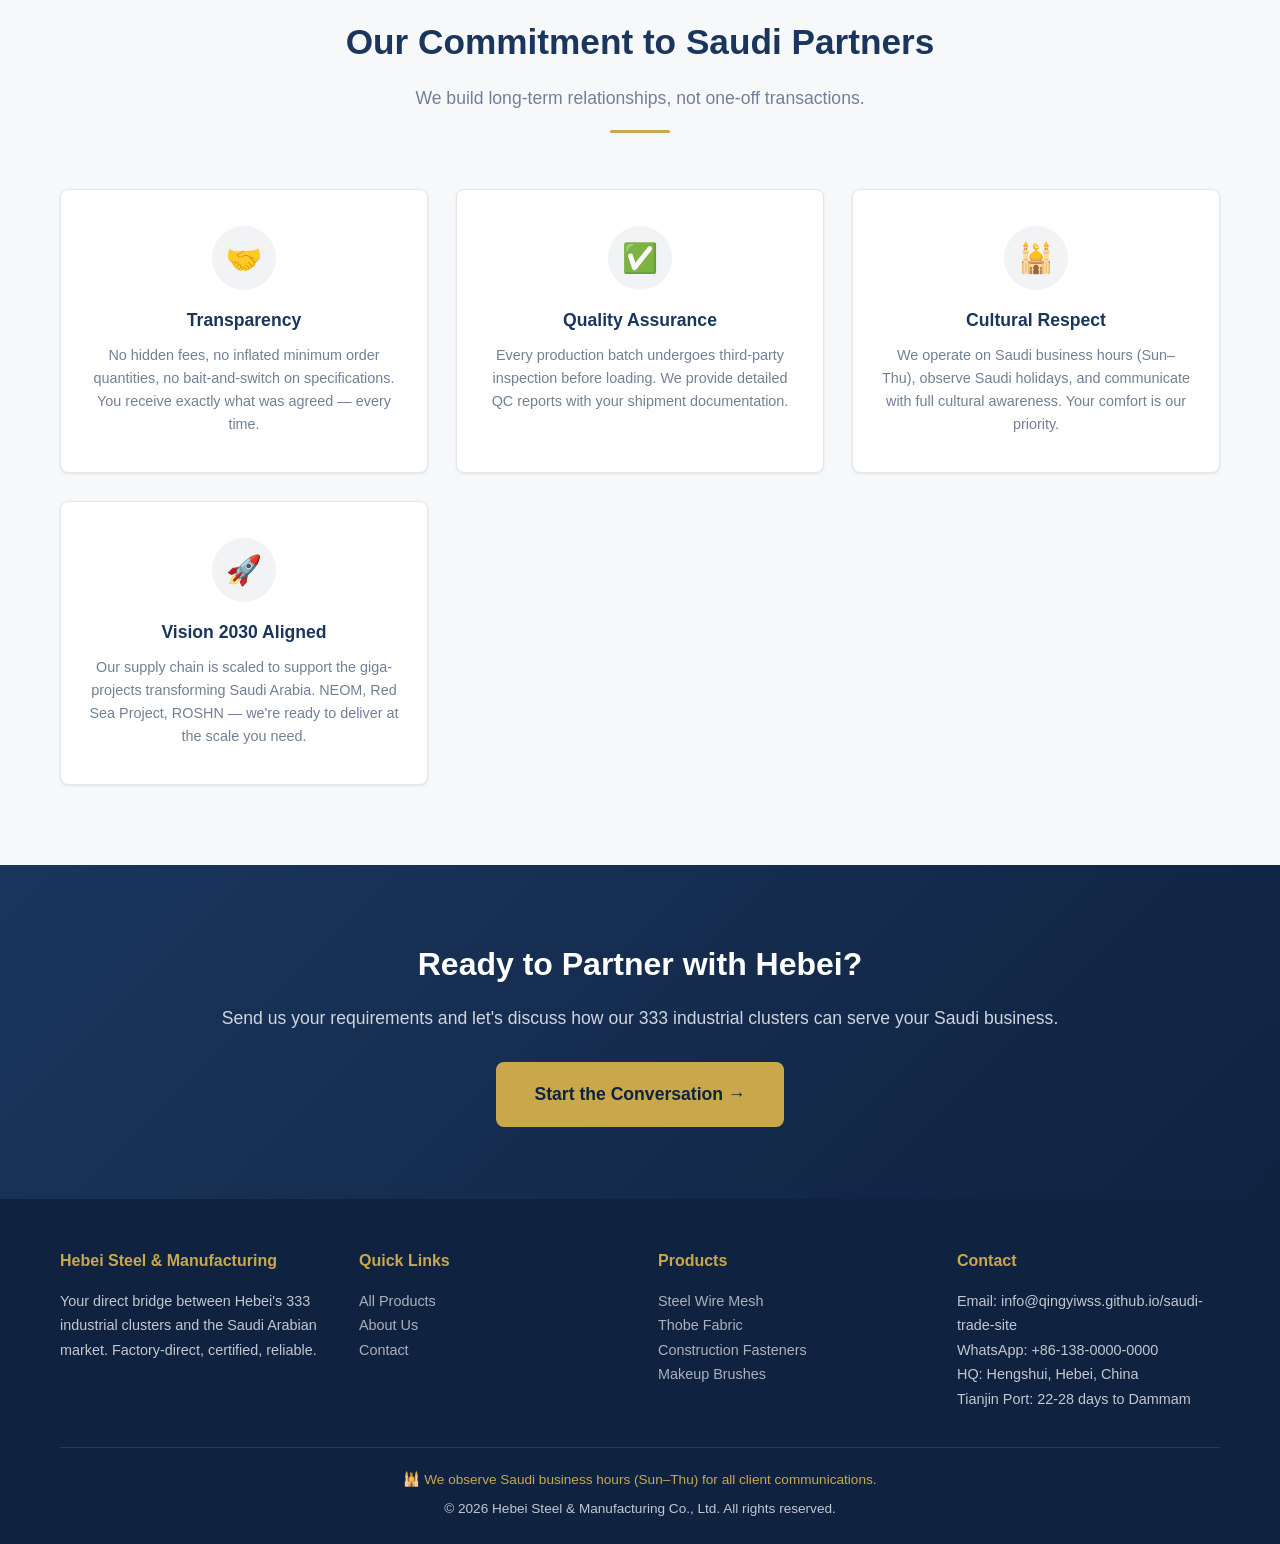
<file: about.html>
<!DOCTYPE html>
<html lang="en">
<head>
  <meta charset="UTF-8">
  <meta name="viewport" content="width=device-width, initial-scale=1.0">
  <title>About Us — Hebei-Based Manufacturer Exporting to Saudi Arabia | Hebei Steel & Manufacturing</title>
  <meta name="description" content="Learn about Hebei Steel & Manufacturing — a Hebei-based industrial manufacturer exporting steel wire mesh, construction fasteners, thobe fabric, and cosmetic brushes to Saudi Arabia. 333 industrial clusters, Tianjin Port logistics, SABER certified.">
  <meta name="keywords" content="Hebei manufacturer Saudi Arabia, Chinese factory Saudi, Hebei industrial clusters, Tianjin Port Dammam shipping, SABER certification China, B2B supplier Saudi Arabia">
  <meta name="robots" content="index, follow">

  <!-- Open Graph -->
  <meta property="og:type" content="website">
  <meta property="og:title" content="About Hebei Steel & Manufacturing — Your Hebei-to-Saudi B2B Partner">
  <meta property="og:description" content="A Hebei-based manufacturer leveraging 333 industrial clusters to supply Saudi Arabia with premium products via Tianjin Port. SABER certified, factory-direct.">
  <meta property="og:url" content="https://qingyiwss.github.io/saudi-trade-site/about.html">
  <meta property="og:site_name" content="Hebei Steel & Manufacturing">

  <!-- Canonical -->
  <link rel="canonical" href="https://qingyiwss.github.io/saudi-trade-site/about.html">

  <!-- hreflang bidirectional links -->
  <link rel="alternate" hreflang="ar" href="https://qingyiwss.github.io/saudi-trade-site/ar/about.html">
  <link rel="alternate" hreflang="en" href="https://qingyiwss.github.io/saudi-trade-site/about.html">

  <link rel="stylesheet" href="assets/css/style.css">

  <!-- JSON-LD BreadcrumbList Schema -->
  <script type="application/ld+json">
  {
    "@context": "https://schema.org",
    "@type": "BreadcrumbList",
    "itemListElement": [
      {
        "@type": "ListItem",
        "position": 1,
        "name": "Home",
        "item": "https://qingyiwss.github.io/saudi-trade-site/"
      },
      {
        "@type": "ListItem",
        "position": 2,
        "name": "About Us",
        "item": "https://qingyiwss.github.io/saudi-trade-site/about.html"
      }
    ]
  }
  </script>
</head>
<body>

  <!-- ========== HEADER ========== -->
  <header class="site-header" role="banner">
    <div class="header-inner">
      <div class="logo">
        <a href="index.html">
          <span class="logo-icon">HS</span>
          <span>Hebei Steel &amp; Manufacturing</span>
        </a>
      </div>

      <button class="menu-toggle" aria-label="Toggle navigation menu" aria-expanded="false">
        <span></span>
        <span></span>
        <span></span>
      </button>

      <nav class="main-nav" role="navigation" aria-label="Main navigation">
        <a href="index.html">Home</a>
        <a href="products.html">Products</a>
        <a href="about.html" class="active">About</a>
        <a href="faq.html">FAQ</a>
        <a href="contact.html" class="nav-cta">Contact</a>

        <div class="lang-switch">
          <a href="#" data-lang="en" class="active-lang" aria-label="English">EN</a>
          <a href="#" data-lang="ar" aria-label="Arabic">العربية</a>
        </div>
      </nav>
    </div>
  </header>

  <!-- ========== BREADCRUMB ========== -->
  <nav class="breadcrumb" aria-label="Breadcrumb">
    <div class="container">
      <a href="index.html">Home</a> <span>›</span> <strong>About Us</strong>
    </div>
  </nav>

  <!-- ========== MAIN CONTENT ========== -->
  <main role="main">

    <!-- About Hero -->
    <section class="about-hero" aria-labelledby="about-hero-heading">
      <div class="container">
        <h1 id="about-hero-heading">About Hebei Steel &amp; Manufacturing</h1>
        <p>Rooted in Hebei's 333 industrial clusters, dedicated to serving Saudi Arabia's Vision 2030</p>
      </div>
    </section>

    <!-- Company Story -->
    <section class="section" aria-labelledby="story-heading">
      <div class="container">
        <div class="about-grid">
          <div class="about-text">
            <h2 id="story-heading">Your Direct Bridge to Hebei Manufacturing</h2>
            <p>
              Hebei Steel &amp; Manufacturing Co., Ltd. is headquartered in Hengshui, Hebei Province — the industrial heartland of northern China. We are not a trading company or intermediary. We are a direct manufacturer and authorized export partner for factories across Hebei's 333 specialized industrial clusters.
            </p>
            <p>
              Our mission is simple: eliminate the layers of middlemen that traditionally separate Saudi buyers from Chinese factories. When you work with us, you communicate directly with production teams, negotiate factory-direct pricing, and receive products that are fully certified for Saudi import under the SABER and SASO regulatory frameworks.
            </p>
            <p>
              Since our founding, we have focused exclusively on the Saudi Arabian market. This singular focus means we understand the Kingdom's business culture, regulatory requirements, logistics preferences, and — most importantly — the ambitious scale of Vision 2030 projects that demand reliable supply chains.
            </p>

            <ul class="feature-list">
              <li>Direct factory relationships across 333 Hebei industrial clusters</li>
              <li>SABER Certificate of Conformity on every shipment</li>
              <li>Dedicated Saudi market team — we work Sun–Thu, your time</li>
              <li>Factory-direct pricing with full transparency — no hidden markups</li>
              <li>22-28 day shipping from Tianjin Port to Dammam</li>
              <li>English, Arabic, and Chinese communication — no language barriers</li>
            </ul>
          </div>
          <div class="about-image-placeholder" aria-label="Hebei factory aerial view">
            <div>
              <p style="font-size:3rem;margin-bottom:10px;">🏭</p>
              <p>Hebei Manufacturing Facility</p>
              <small>Aerial view of production complex in Hengshui, Hebei</small>
            </div>
          </div>
        </div>
      </div>
    </section>

    <!-- 333 Clusters Section -->
    <section class="section section-alt" aria-labelledby="clusters-heading">
      <div class="container">
        <div class="section-header">
          <h2 id="clusters-heading">The Power of 333 Industrial Clusters</h2>
          <p>Hebei's industrial ecosystem is unmatched in scope and specialization. Each cluster represents decades of accumulated expertise in a specific product category.</p>
          <div class="underline"></div>
        </div>

        <div class="why-hebei-grid">

          <div class="why-card">
            <div class="why-icon">🏗️</div>
            <h3>Anping — Wire Mesh Capital</h3>
            <p>Anping County alone hosts over 600 wire mesh factories, producing 80% of China's wire mesh exports. From architectural mesh for NEOM to industrial filtration for petrochemical plants, this cluster has it covered.</p>
          </div>

          <div class="why-card">
            <div class="why-icon">🔩</div>
            <h3>Yongnian — Fastener Hub</h3>
            <p>Yongnian District is one of the world's largest fastener production bases, with an annual output exceeding 4 million tons. Every bolt, nut, and coupler that leaves our facility benefits from generations of metallurgical expertise.</p>
          </div>

          <div class="why-card">
            <div class="why-icon">🧵</div>
            <h3>Shijiazhuang — Textile Center</h3>
            <p>Hebei's capital region has been a textile manufacturing center for over a century. Modern mills now produce technical fabrics including our thobe-grade cotton-polyester blends using computerized looms for consistency.</p>
          </div>

          <div class="why-card">
            <div class="why-icon">💄</div>
            <h3>Cangzhou — Cosmetic Tools</h3>
            <p>The Cangzhou-Qingxian corridor produces over 70% of the world's makeup brushes. This cluster's mastery of synthetic bristle technology and precision assembly is unmatched globally.</p>
          </div>

        </div>
      </div>
    </section>

    <!-- Logistics Section -->
    <section class="section" aria-labelledby="logistics-heading">
      <div class="container">
        <div class="about-grid">
          <div class="about-image-placeholder" aria-label="Tianjin Port container terminal">
            <div>
              <p style="font-size:3rem;margin-bottom:10px;">🚢</p>
              <p>Tianjin Port Logistics</p>
              <small>Container terminal — direct route to Dammam</small>
            </div>
          </div>
          <div class="about-text">
            <h2 id="logistics-heading">Tianjin Port: Your Gateway to Saudi Arabia</h2>
            <p>
              Tianjin Port is northern China's largest port and one of the world's top 10 container ports by throughput. Our factories in Hebei are all within 1,000km of Tianjin, giving us a significant logistics advantage over manufacturers in southern China.
            </p>
            <p>
              We run consolidated container loads on a weekly schedule. From Tianjin to Dammam's King Abdulaziz Port, typical transit time is 22 to 28 days. We handle all export documentation including the SABER Certificate of Conformity, commercial invoice, packing list, and bill of lading — so your cargo clears Saudi customs without delay.
            </p>
            <p>
              For urgent orders, we offer LCL (less than container load) options and can coordinate with your preferred freight forwarder in Saudi Arabia. Every shipment is trackable from departure to arrival.
            </p>

            <div class="cert-badge">
              <div class="cert-icon">SABER</div>
              <div>
                <strong>SABER Certified Exporter</strong>
                <p style="font-size:0.85rem;color:var(--color-text-light);">All shipments include SABER Certificate of Conformity and SASO compliance documentation.</p>
              </div>
            </div>
          </div>
        </div>
      </div>
    </section>

    <!-- Business Values -->
    <section class="section section-alt" aria-labelledby="values-heading">
      <div class="container">
        <div class="section-header">
          <h2 id="values-heading">Our Commitment to Saudi Partners</h2>
          <p>We build long-term relationships, not one-off transactions.</p>
          <div class="underline"></div>
        </div>

        <div class="why-hebei-grid">
          <div class="why-card">
            <div class="why-icon">🤝</div>
            <h3>Transparency</h3>
            <p>No hidden fees, no inflated minimum order quantities, no bait-and-switch on specifications. You receive exactly what was agreed — every time.</p>
          </div>
          <div class="why-card">
            <div class="why-icon">✅</div>
            <h3>Quality Assurance</h3>
            <p>Every production batch undergoes third-party inspection before loading. We provide detailed QC reports with your shipment documentation.</p>
          </div>
          <div class="why-card">
            <div class="why-icon">🕌</div>
            <h3>Cultural Respect</h3>
            <p>We operate on Saudi business hours (Sun–Thu), observe Saudi holidays, and communicate with full cultural awareness. Your comfort is our priority.</p>
          </div>
          <div class="why-card">
            <div class="why-icon">🚀</div>
            <h3>Vision 2030 Aligned</h3>
            <p>Our supply chain is scaled to support the giga-projects transforming Saudi Arabia. NEOM, Red Sea Project, ROSHN — we're ready to deliver at the scale you need.</p>
          </div>
        </div>
      </div>
    </section>

    <!-- CTA -->
    <section class="cta-section" aria-labelledby="cta-about-heading">
      <div class="container">
        <h2 id="cta-about-heading">Ready to Partner with Hebei?</h2>
        <p>Send us your requirements and let's discuss how our 333 industrial clusters can serve your Saudi business.</p>
        <a href="contact.html" class="btn btn-primary btn-lg">Start the Conversation →</a>
      </div>
    </section>

  </main>

  <!-- ========== FOOTER ========== -->
  <footer class="site-footer" role="contentinfo">
    <div class="container">
      <div class="footer-grid">
        <div class="footer-col">
          <h4>Hebei Steel &amp; Manufacturing</h4>
          <p>Your direct bridge between Hebei's 333 industrial clusters and the Saudi Arabian market. Factory-direct, certified, reliable.</p>
        </div>
        <div class="footer-col">
          <h4>Quick Links</h4>
          <ul>
            <li><a href="products.html">All Products</a></li>
            <li><a href="about.html">About Us</a></li>
            <li><a href="contact.html">Contact</a></li>
          </ul>
        </div>
        <div class="footer-col">
          <h4>Products</h4>
          <ul>
            <li><a href="products.html#steel-wire-mesh">Steel Wire Mesh</a></li>
            <li><a href="products.html#thobe-fabric">Thobe Fabric</a></li>
            <li><a href="products.html#construction-fasteners">Construction Fasteners</a></li>
            <li><a href="products.html#makeup-brushes">Makeup Brushes</a></li>
          </ul>
        </div>
        <div class="footer-col">
          <h4>Contact</h4>
          <p>Email: info@qingyiwss.github.io/saudi-trade-site</p>
          <p>WhatsApp: +86-138-0000-0000</p>
          <p>HQ: Hengshui, Hebei, China</p>
          <p>Tianjin Port: 22-28 days to Dammam</p>
        </div>
      </div>

      <div class="footer-bottom">
        <p class="business-note">🕌 We observe Saudi business hours (Sun–Thu) for all client communications.</p>
        <p>&copy; <span id="current-year">2026</span> Hebei Steel &amp; Manufacturing Co., Ltd. All rights reserved.</p>
      </div>
    </div>
  </footer>

  <!-- WhatsApp Floating Button -->
  <a href="#" class="whatsapp-float" aria-label="Chat with us on WhatsApp" data-number="8613800000000" data-message="Hello, I am interested in your products for Saudi Arabia market. Please send me more information.">
    <span class="wa-icon">💬</span>
    <span class="whatsapp-tooltip">Chat on WhatsApp</span>
  </a>

  <script src="assets/js/main.js"></script>
</body>
</html>
</file>
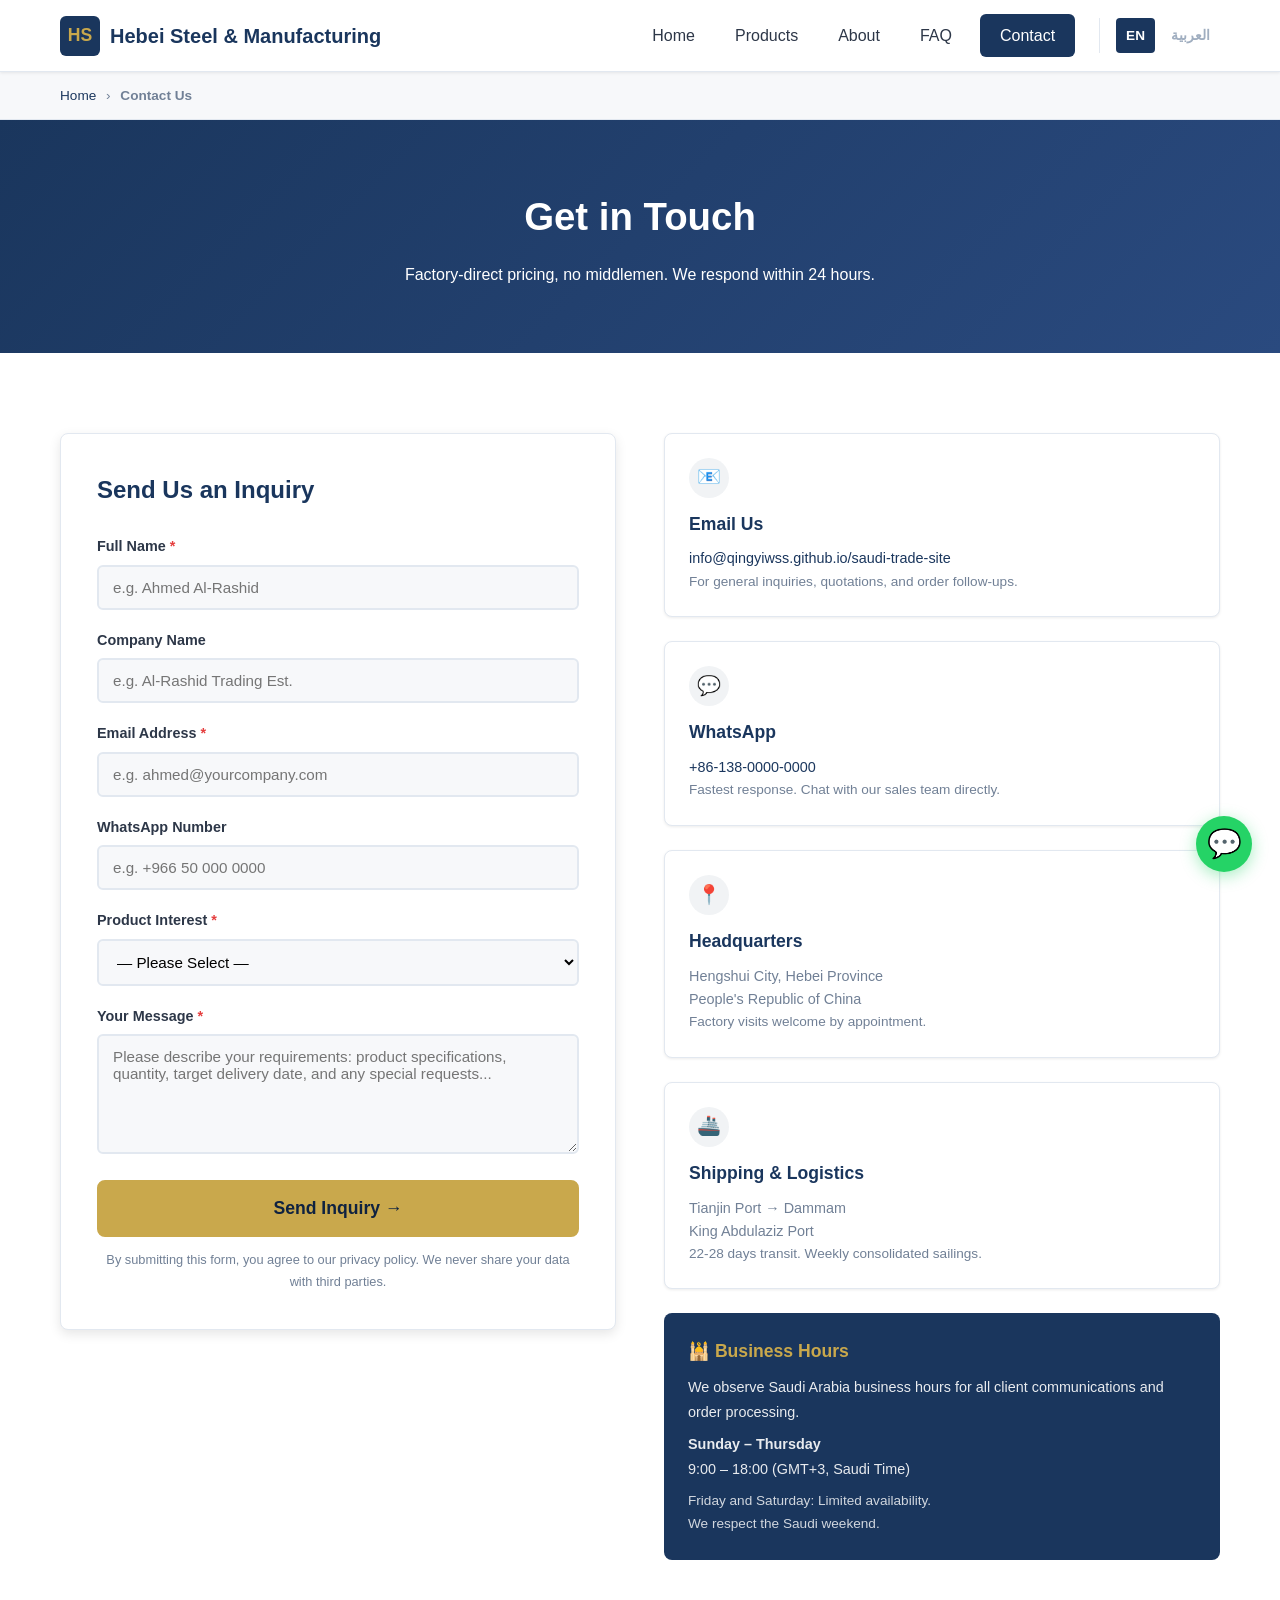
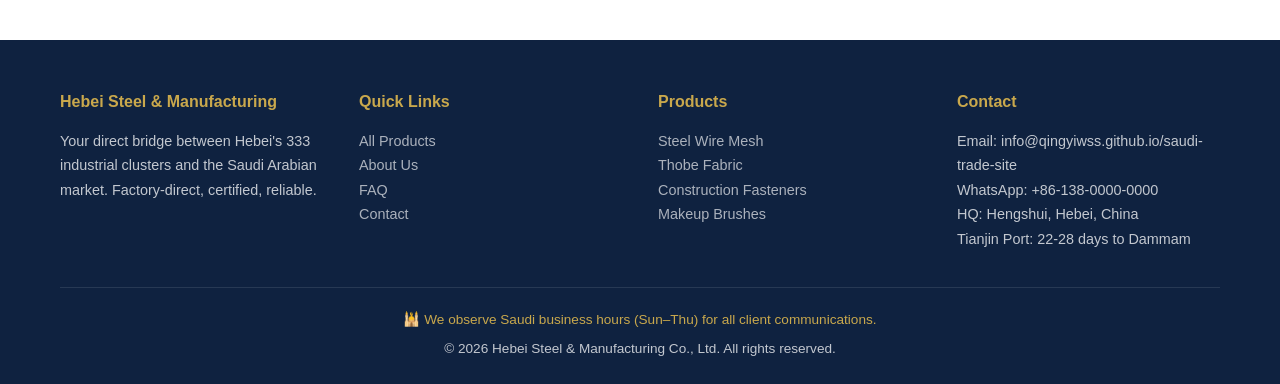
<file: contact.html>
<!DOCTYPE html>
<html lang="en">
<head>
  <meta charset="UTF-8">
  <meta name="viewport" content="width=device-width, initial-scale=1.0">
  <title>Contact Us — Get Factory-Direct Pricing for Saudi Arabia B2B Import | Hebei Steel & Manufacturing</title>
  <meta name="description" content="Contact Hebei Steel & Manufacturing for factory-direct pricing on steel wire mesh, thobe fabric, construction fasteners, and makeup brushes. WhatsApp, email, or contact form. We serve Saudi businesses Sun-Thu, 9:00-18:00 Saudi time.">
  <meta name="keywords" content="contact Hebei manufacturer Saudi, factory price inquiry Saudi, Chinese supplier WhatsApp, B2B trade China Saudi contact, Hebei factory direct pricing">
  <meta name="robots" content="index, follow">

  <!-- Open Graph -->
  <meta property="og:type" content="website">
  <meta property="og:title" content="Contact Hebei Steel & Manufacturing — Get Factory-Direct Pricing">
  <meta property="og:description" content="Reach out via WhatsApp, email, or our contact form. We respond within 24 hours during Saudi business hours (Sun-Thu, 9:00-18:00).">
  <meta property="og:url" content="https://qingyiwss.github.io/saudi-trade-site/contact.html">
  <meta property="og:site_name" content="Hebei Steel & Manufacturing">

  <!-- Canonical -->
  <link rel="canonical" href="https://qingyiwss.github.io/saudi-trade-site/contact.html">

  <!-- hreflang bidirectional links -->
  <link rel="alternate" hreflang="ar" href="https://qingyiwss.github.io/saudi-trade-site/ar/contact.html">
  <link rel="alternate" hreflang="en" href="https://qingyiwss.github.io/saudi-trade-site/contact.html">

  <link rel="stylesheet" href="assets/css/style.css">

  <!-- JSON-LD BreadcrumbList Schema -->
  <script type="application/ld+json">
  {
    "@context": "https://schema.org",
    "@type": "BreadcrumbList",
    "itemListElement": [
      {
        "@type": "ListItem",
        "position": 1,
        "name": "Home",
        "item": "https://qingyiwss.github.io/saudi-trade-site/"
      },
      {
        "@type": "ListItem",
        "position": 2,
        "name": "Contact Us",
        "item": "https://qingyiwss.github.io/saudi-trade-site/contact.html"
      }
    ]
  }
  </script>
</head>
<body>

  <!-- ========== HEADER ========== -->
  <header class="site-header" role="banner">
    <div class="header-inner">
      <div class="logo">
        <a href="index.html">
          <span class="logo-icon">HS</span>
          <span>Hebei Steel &amp; Manufacturing</span>
        </a>
      </div>

      <button class="menu-toggle" aria-label="Toggle navigation menu" aria-expanded="false">
        <span></span>
        <span></span>
        <span></span>
      </button>

      <nav class="main-nav" role="navigation" aria-label="Main navigation">
        <a href="index.html">Home</a>
        <a href="products.html">Products</a>
        <a href="about.html">About</a>
        <a href="faq.html">FAQ</a>
        <a href="contact.html" class="nav-cta active">Contact</a>

        <div class="lang-switch">
          <a href="#" data-lang="en" class="active-lang" aria-label="English">EN</a>
          <a href="#" data-lang="ar" aria-label="Arabic">العربية</a>
        </div>
      </nav>
    </div>
  </header>

  <!-- ========== BREADCRUMB ========== -->
  <nav class="breadcrumb" aria-label="Breadcrumb">
    <div class="container">
      <a href="index.html">Home</a> <span>›</span> <strong>Contact Us</strong>
    </div>
  </nav>

  <!-- ========== MAIN CONTENT ========== -->
  <main role="main">

    <!-- Contact Hero -->
    <section class="contact-hero" aria-labelledby="contact-hero-heading">
      <div class="container">
        <h1 id="contact-hero-heading">Get in Touch</h1>
        <p>Factory-direct pricing, no middlemen. We respond within 24 hours.</p>
      </div>
    </section>

    <!-- Contact Section -->
    <section class="section" aria-label="Contact form and information">
      <div class="container">
        <div class="contact-grid">

          <!-- Contact Form -->
          <div>
            <div class="contact-form" id="contact-form-wrapper">
              <h2>Send Us an Inquiry</h2>
              <form id="contact-form" action="https://formspree.io/f/your-form-id" method="POST" novalidate>

                <div class="form-group">
                  <label for="contact-name">Full Name <span class="required">*</span></label>
                  <input type="text" id="contact-name" name="name" placeholder="e.g. Ahmed Al-Rashid" required>
                  <span class="error-msg">Please enter your full name.</span>
                </div>

                <div class="form-group">
                  <label for="contact-company">Company Name</label>
                  <input type="text" id="contact-company" name="company" placeholder="e.g. Al-Rashid Trading Est.">
                </div>

                <div class="form-group">
                  <label for="contact-email">Email Address <span class="required">*</span></label>
                  <input type="email" id="contact-email" name="email" placeholder="e.g. ahmed@yourcompany.com" required>
                  <span class="error-msg">Please enter a valid email address.</span>
                </div>

                <div class="form-group">
                  <label for="contact-whatsapp">WhatsApp Number</label>
                  <input type="tel" id="contact-whatsapp" name="whatsapp" placeholder="e.g. +966 50 000 0000">
                  <span class="error-msg">Please enter a valid phone number with country code.</span>
                </div>

                <div class="form-group">
                  <label for="contact-interest">Product Interest <span class="required">*</span></label>
                  <select id="contact-interest" name="interest" required>
                    <option value="">— Please Select —</option>
                    <option value="steel-wire-mesh">Steel Wire Mesh — Construction & Fencing</option>
                    <option value="thobe-fabric">White Thobe Fabric — Textile</option>
                    <option value="construction-fasteners">Construction Fasteners — Bolts, Nuts, Couplers</option>
                    <option value="makeup-brushes">Professional Makeup Brushes — OEM Sets</option>
                    <option value="multiple">Multiple Products / General Inquiry</option>
                    <option value="other">Other — Please specify in message</option>
                  </select>
                  <span class="error-msg">Please select a product interest.</span>
                </div>

                <div class="form-group">
                  <label for="contact-message">Your Message <span class="required">*</span></label>
                  <textarea id="contact-message" name="message" placeholder="Please describe your requirements: product specifications, quantity, target delivery date, and any special requests..." required></textarea>
                  <span class="error-msg">Please enter your message (minimum 10 characters).</span>
                </div>

                <button type="submit" class="btn btn-primary btn-lg" style="width:100%;">
                  Send Inquiry →
                </button>

                <p style="font-size:0.8rem;color:var(--color-text-light);margin-top:12px;text-align:center;">
                  By submitting this form, you agree to our privacy policy. We never share your data with third parties.
                </p>
              </form>

              <!-- Success State -->
              <div class="form-success" id="form-success">
                <div class="success-icon">✅</div>
                <h3>Thank You for Your Inquiry!</h3>
                <p>We have received your message and will respond within <strong>24 hours</strong> during Saudi business hours (Sunday–Thursday).</p>
                <p style="margin-top:12px;">
                  <strong>For urgent inquiries:</strong><br>
                  WhatsApp: +86-138-0000-0000
                </p>
                <a href="products.html" class="btn btn-primary" style="margin-top:16px;">Browse Products →</a>
              </div>
            </div>
          </div>

          <!-- Contact Info Sidebar -->
          <div class="contact-info-sidebar">

            <div class="contact-info-card">
              <div class="info-icon">📧</div>
              <h3>Email Us</h3>
              <p><a href="mailto:info@qingyiwss.github.io/saudi-trade-site">info@qingyiwss.github.io/saudi-trade-site</a></p>
              <p style="font-size:0.85rem;">For general inquiries, quotations, and order follow-ups.</p>
            </div>

            <div class="contact-info-card">
              <div class="info-icon">💬</div>
              <h3>WhatsApp</h3>
              <p><a href="https://wa.me/8613800000000" target="_blank" rel="noopener">+86-138-0000-0000</a></p>
              <p style="font-size:0.85rem;">Fastest response. Chat with our sales team directly.</p>
            </div>

            <div class="contact-info-card">
              <div class="info-icon">📍</div>
              <h3>Headquarters</h3>
              <p>Hengshui City, Hebei Province<br>People's Republic of China</p>
              <p style="font-size:0.85rem;">Factory visits welcome by appointment.</p>
            </div>

            <div class="contact-info-card">
              <div class="info-icon">🚢</div>
              <h3>Shipping & Logistics</h3>
              <p>Tianjin Port → Dammam<br>King Abdulaziz Port</p>
              <p style="font-size:0.85rem;">22-28 days transit. Weekly consolidated sailings.</p>
            </div>

            <div class="business-hours">
              <h3>🕌 Business Hours</h3>
              <p>We observe Saudi Arabia business hours for all client communications and order processing.</p>
              <p style="margin-top:8px;">
                <strong>Sunday – Thursday</strong><br>
                9:00 – 18:00 (GMT+3, Saudi Time)
              </p>
              <p style="margin-top:8px;font-size:0.85rem;opacity:0.8;">
                Friday and Saturday: Limited availability.<br>
                We respect the Saudi weekend.
              </p>
            </div>

          </div>
        </div>
      </div>
    </section>

  </main>

  <!-- ========== FOOTER ========== -->
  <footer class="site-footer" role="contentinfo">
    <div class="container">
      <div class="footer-grid">
        <div class="footer-col">
          <h4>Hebei Steel &amp; Manufacturing</h4>
          <p>Your direct bridge between Hebei's 333 industrial clusters and the Saudi Arabian market. Factory-direct, certified, reliable.</p>
        </div>
        <div class="footer-col">
          <h4>Quick Links</h4>
          <ul>
            <li><a href="products.html">All Products</a></li>
            <li><a href="about.html">About Us</a></li>
            <li><a href="faq.html">FAQ</a></li>
            <li><a href="contact.html">Contact</a></li>
          </ul>
        </div>
        <div class="footer-col">
          <h4>Products</h4>
          <ul>
            <li><a href="products.html#steel-wire-mesh">Steel Wire Mesh</a></li>
            <li><a href="products.html#thobe-fabric">Thobe Fabric</a></li>
            <li><a href="products.html#construction-fasteners">Construction Fasteners</a></li>
            <li><a href="products.html#makeup-brushes">Makeup Brushes</a></li>
          </ul>
        </div>
        <div class="footer-col">
          <h4>Contact</h4>
          <p>Email: info@qingyiwss.github.io/saudi-trade-site</p>
          <p>WhatsApp: +86-138-0000-0000</p>
          <p>HQ: Hengshui, Hebei, China</p>
          <p>Tianjin Port: 22-28 days to Dammam</p>
        </div>
      </div>

      <div class="footer-bottom">
        <p class="business-note">🕌 We observe Saudi business hours (Sun–Thu) for all client communications.</p>
        <p>&copy; <span id="current-year">2026</span> Hebei Steel &amp; Manufacturing Co., Ltd. All rights reserved.</p>
      </div>
    </div>
  </footer>

  <!-- WhatsApp Floating Button -->
  <a href="#" class="whatsapp-float" aria-label="Chat with us on WhatsApp" data-number="8613800000000" data-message="Hello, I am interested in your products for Saudi Arabia market. Please send me more information.">
    <span class="wa-icon">💬</span>
    <span class="whatsapp-tooltip">Chat on WhatsApp</span>
  </a>

  <script src="assets/js/main.js"></script>
</body>
</html>
</file>
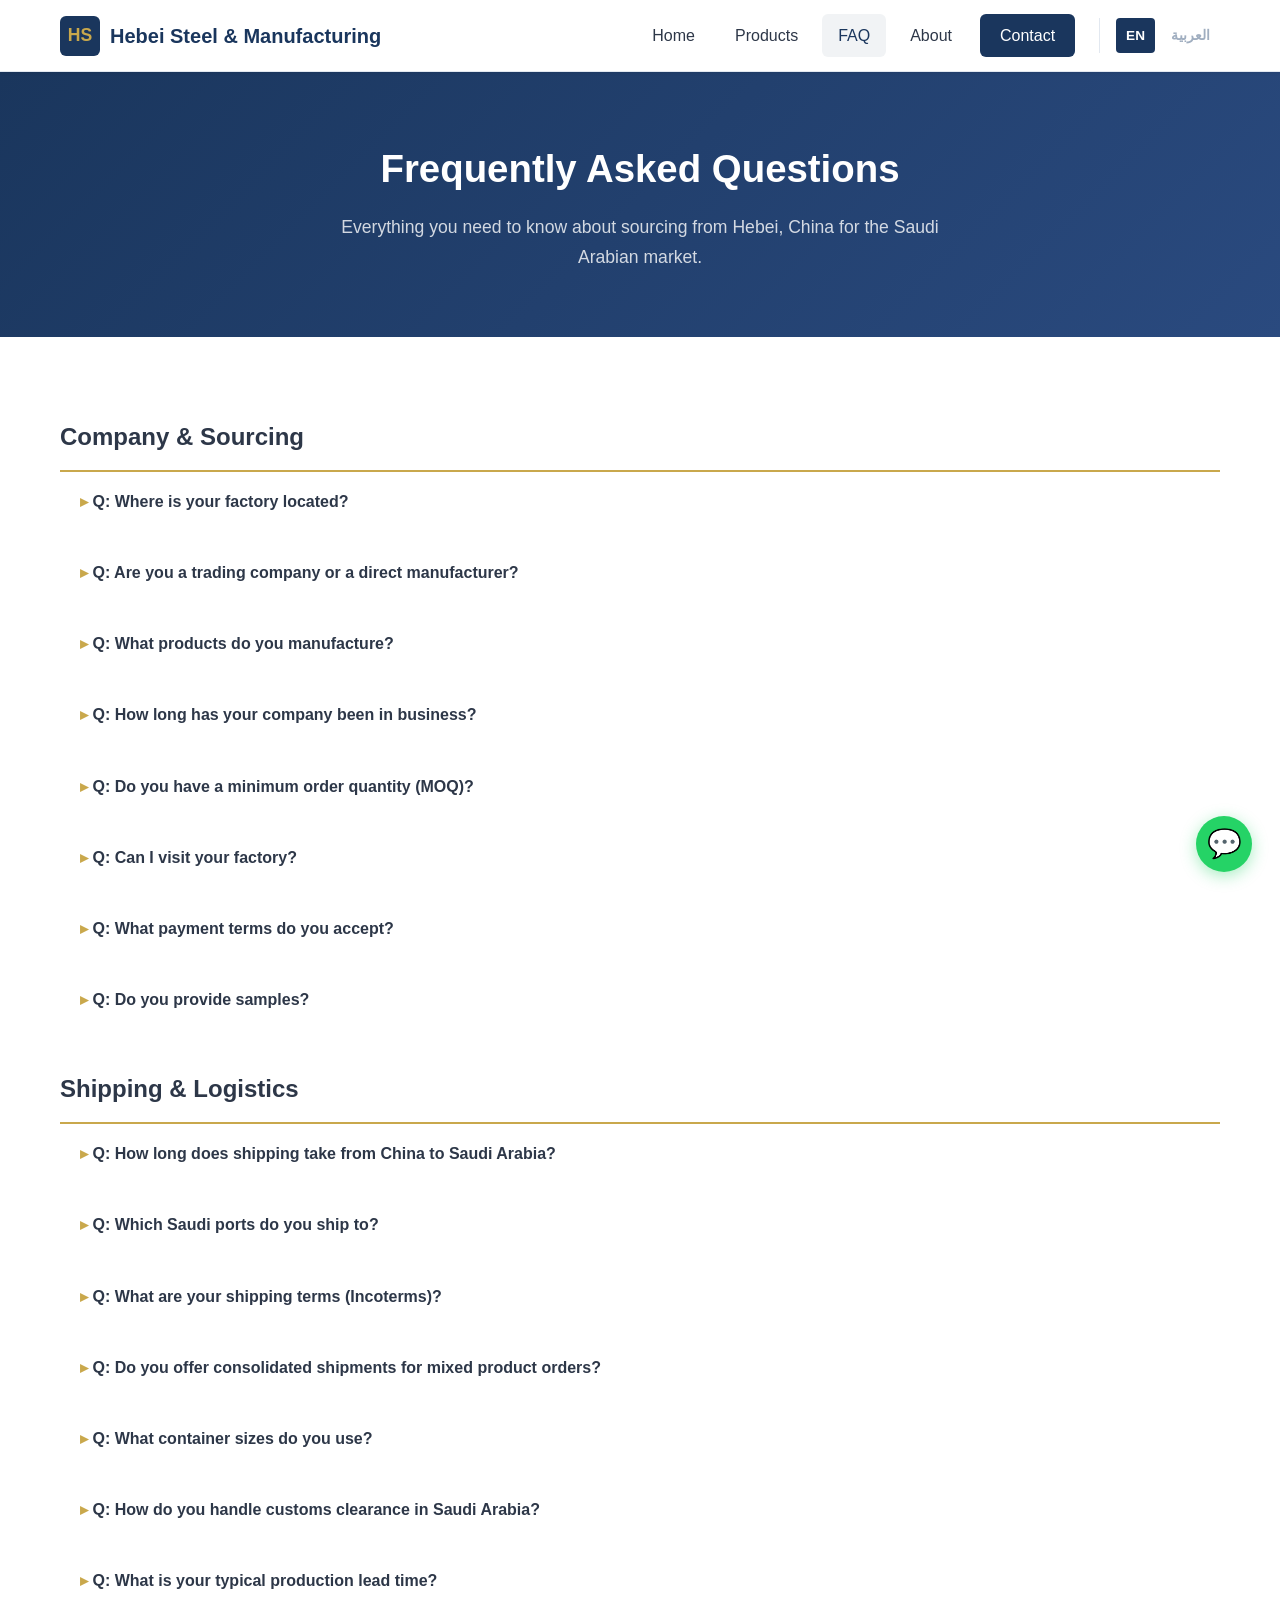
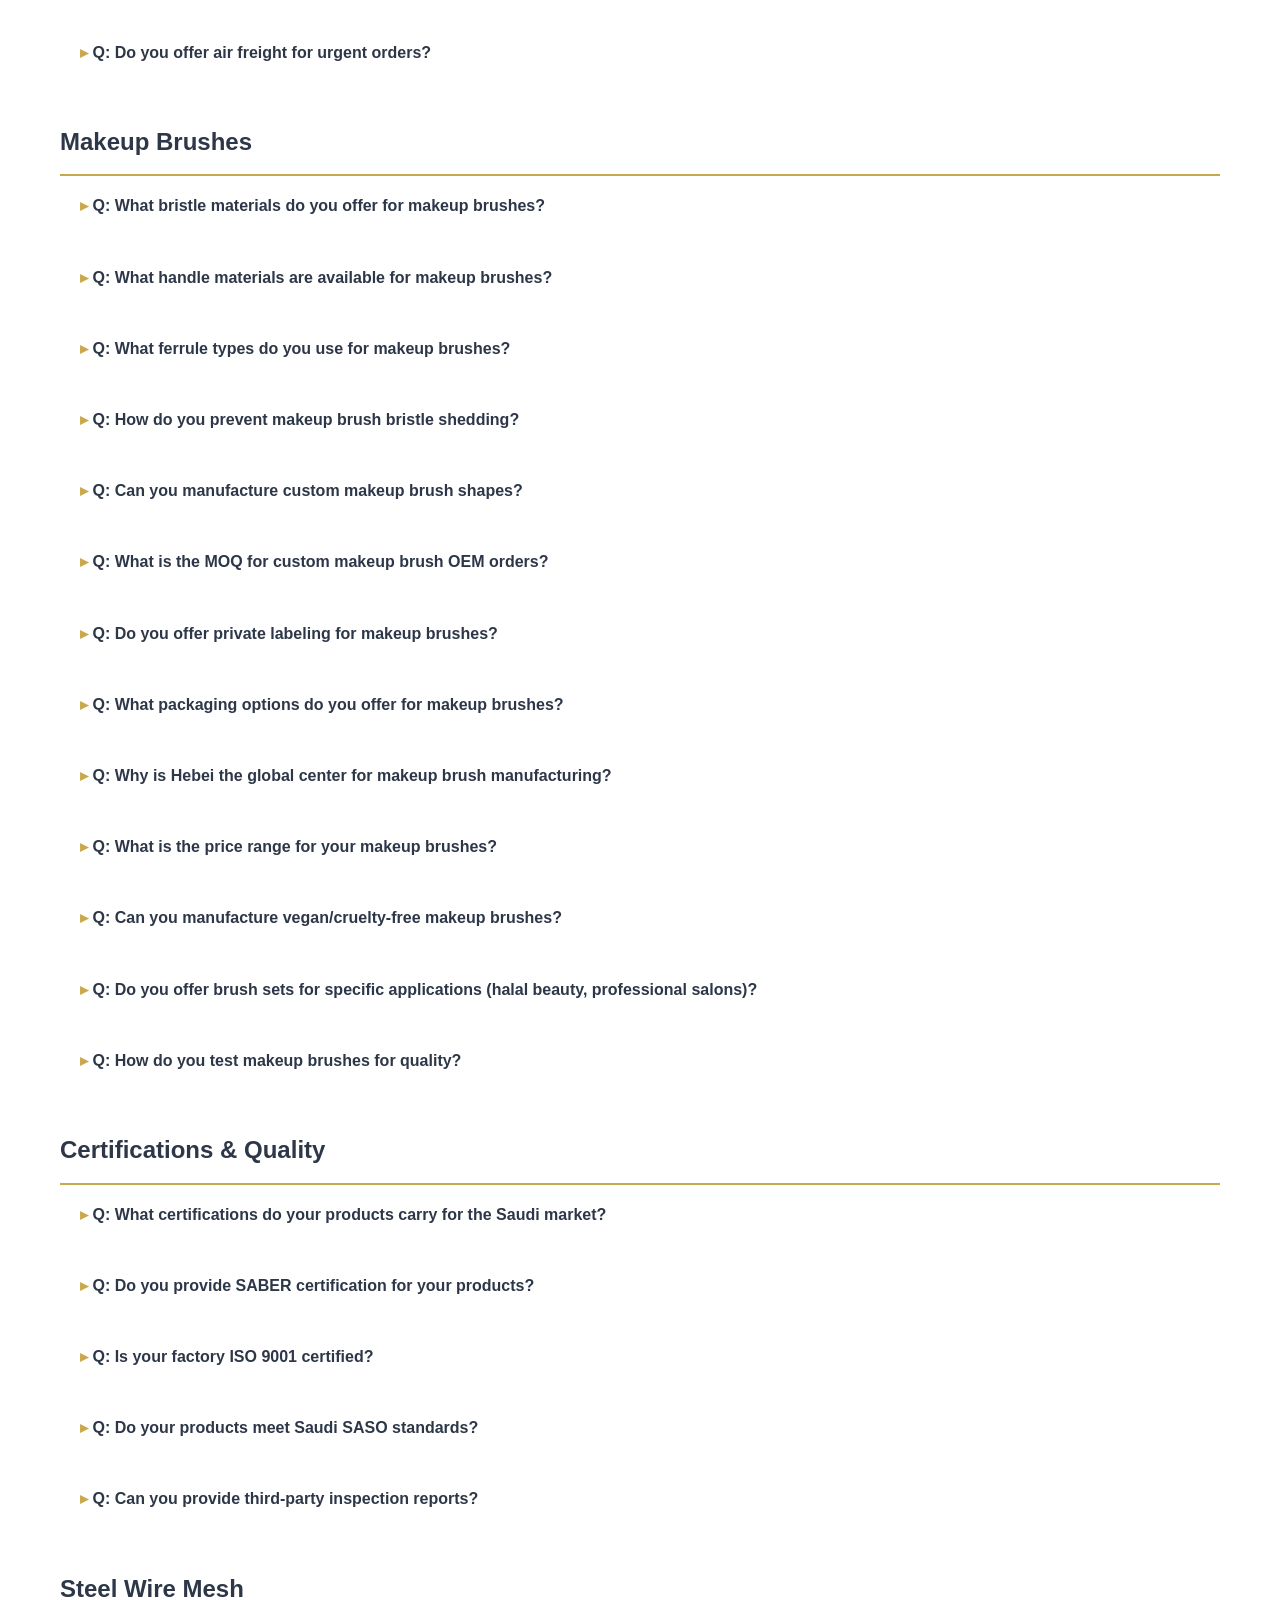
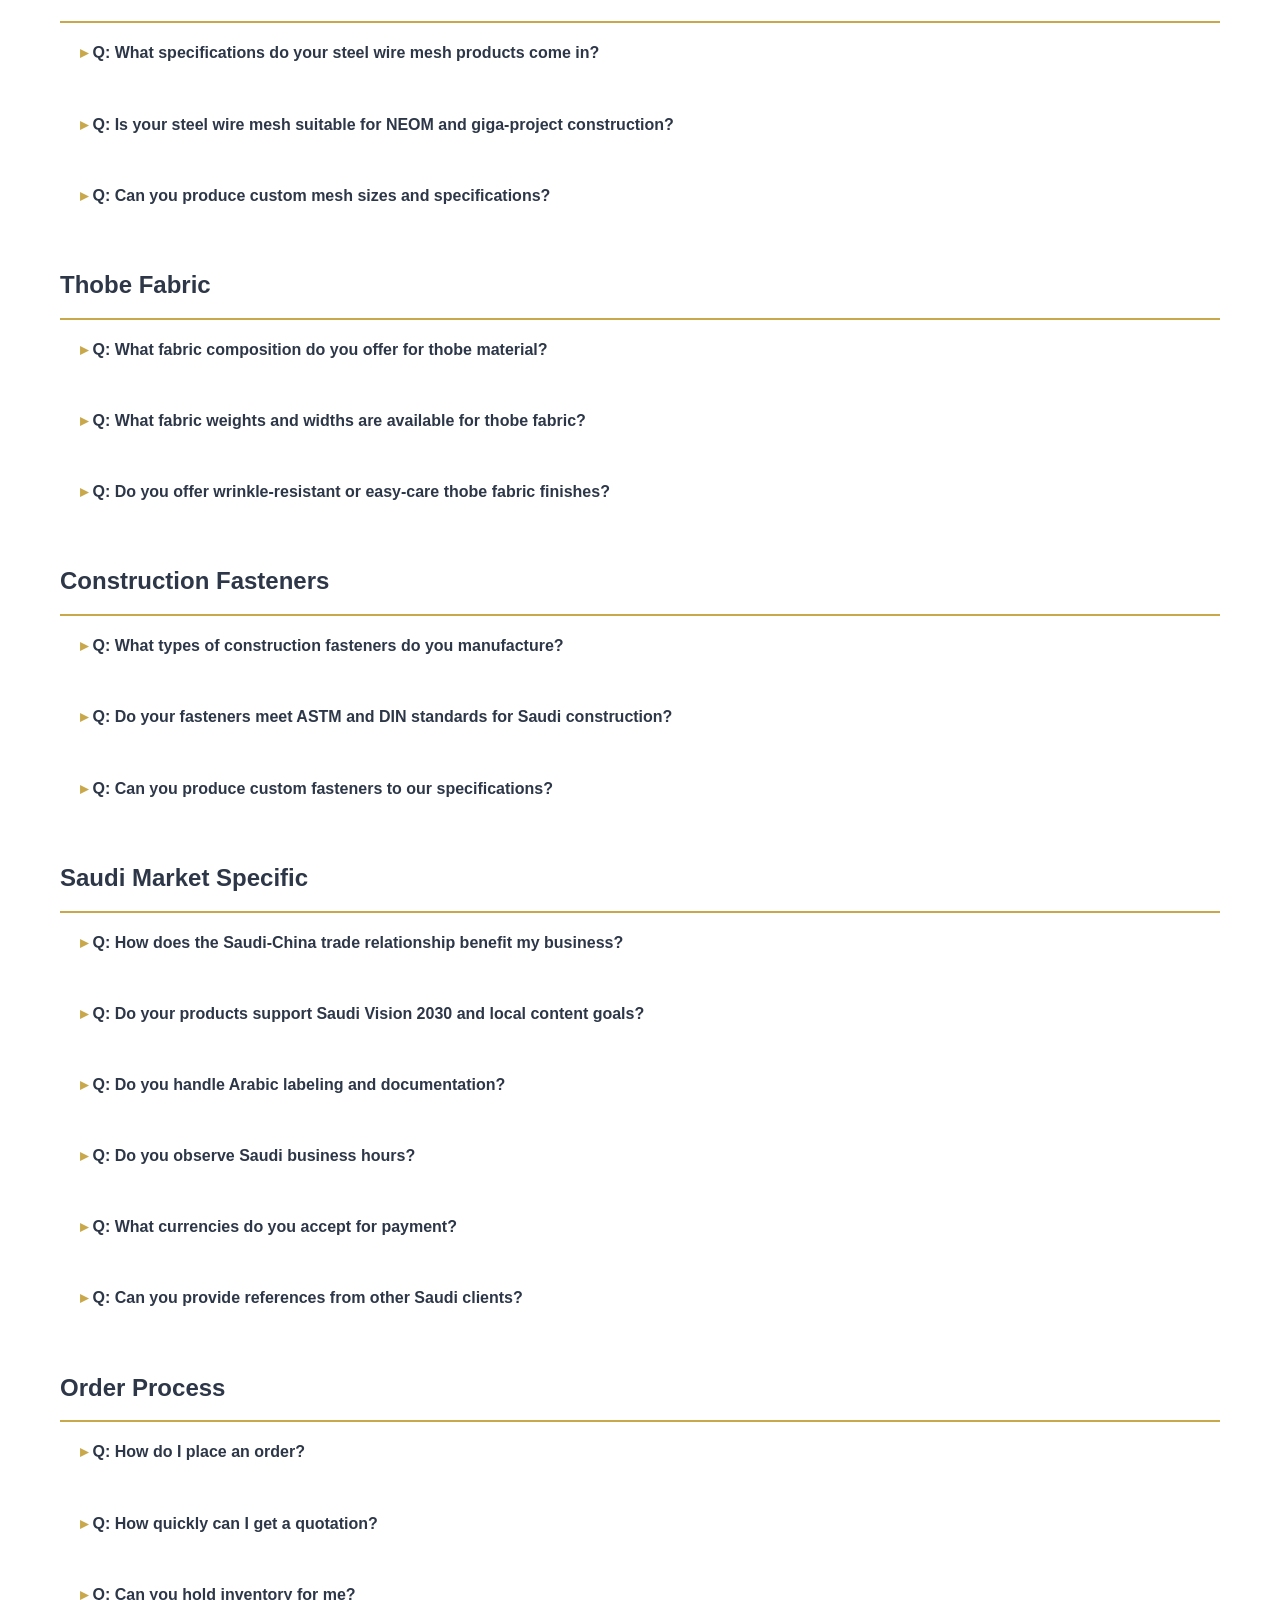
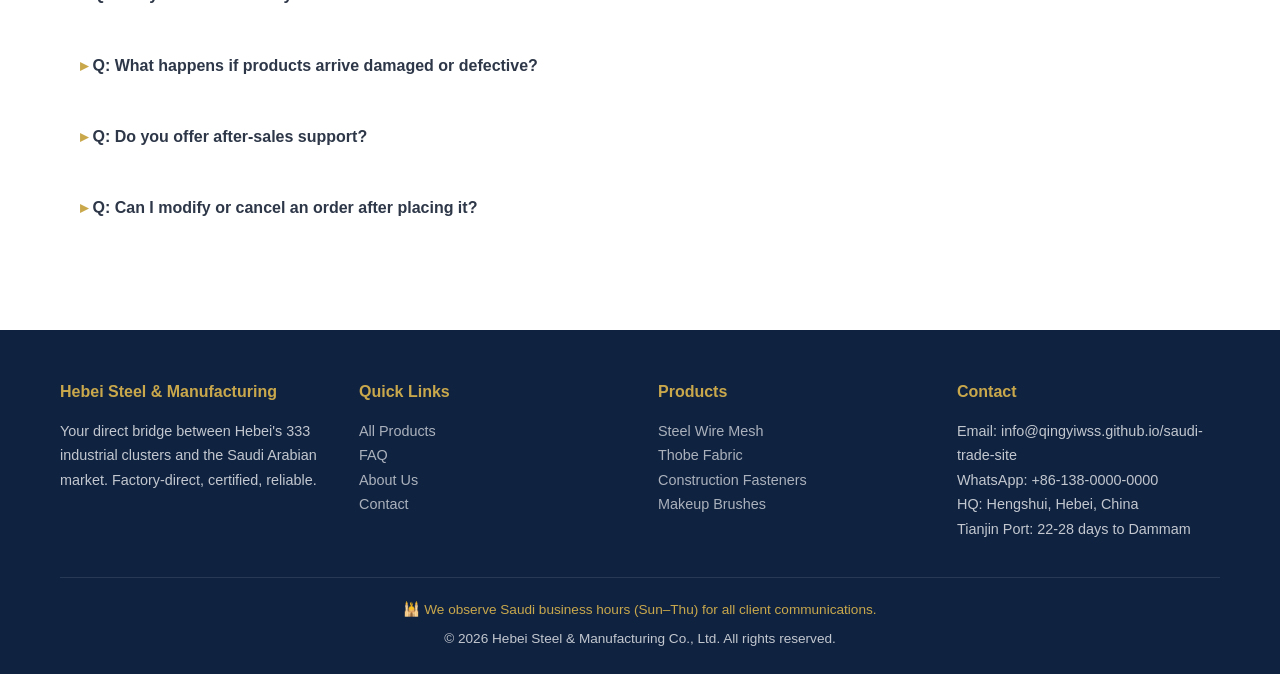
<file: faq.html>
<!DOCTYPE html>
<html lang="en">
<head>
  <meta charset="UTF-8">
  <meta name="viewport" content="width=device-width, initial-scale=1.0">
  <title>FAQ — Sourcing from Hebei for Saudi Arabia | Makeup Brushes, Wire Mesh, Fabric</title>
  <meta name="description" content="Frequently asked questions about sourcing steel wire mesh, makeup brushes, thobe fabric, and construction fasteners from Hebei, China for the Saudi Arabian market. SABER certification, shipping, MOQ, and factory details.">
  <meta name="keywords" content="Hebei sourcing FAQ Saudi Arabia, makeup brush OEM FAQ, steel wire mesh FAQ, thobe fabric Saudi, construction fasteners China factory, SABER certification FAQ, Tianjin to Dammam shipping">
  <meta name="robots" content="index, follow">

  <!-- Open Graph -->
  <meta property="og:type" content="website">
  <meta property="og:title" content="FAQ — Sourcing from Hebei for Saudi Arabia | Makeup Brushes, Wire Mesh, Fabric">
  <meta property="og:description" content="Everything you need to know about sourcing from Hebei, China for the Saudi Arabian market. Factory-direct pricing, SABER certification, shipping logistics, and product specifications.">
  <meta property="og:url" content="https://qingyiwss.github.io/saudi-trade-site/faq.html">
  <meta property="og:site_name" content="Hebei Steel & Manufacturing">
  <meta property="og:locale" content="en_US">

  <!-- Canonical -->
  <link rel="canonical" href="https://qingyiwss.github.io/saudi-trade-site/faq.html">

  <!-- hreflang bidirectional links -->
  <link rel="alternate" hreflang="ar" href="https://qingyiwss.github.io/saudi-trade-site/ar/faq.html">
  <link rel="alternate" hreflang="en" href="https://qingyiwss.github.io/saudi-trade-site/faq.html">

  <link rel="stylesheet" href="assets/css/style.css">

  <style>
    .faq-item {
      margin-bottom: 12px;
      border: 1px solid var(--color-border);
      border-radius: var(--border-radius);
      overflow: hidden;
    }
    .faq-item summary {
      padding: 16px 20px;
      cursor: pointer;
      font-weight: 600;
      background: var(--color-bg-light);
      list-style: none;
    }
    .faq-item summary::before {
      content: '▸ ';
      color: var(--color-gold);
    }
    .faq-item[open] summary::before {
      content: '▾ ';
    }
    .faq-answer {
      padding: 16px 20px;
      border-top: 1px solid var(--color-border);
    }
    .faq-answer p {
      margin-bottom: 8px;
    }
    .faq-answer p:last-child {
      margin-bottom: 0;
    }
    .faq-section h2 {
      margin-top: 40px;
      padding-bottom: 12px;
      border-bottom: 2px solid var(--color-gold);
    }
    .faq-section h2:first-child {
      margin-top: 0;
    }
  </style>

  <!-- JSON-LD Organization Schema -->
  <script type="application/ld+json">
  {
    "@context": "https://schema.org",
    "@type": "Organization",
    "name": "Hebei Steel & Manufacturing Co., Ltd.",
    "url": "https://qingyiwss.github.io/saudi-trade-site",
    "description": "Hebei-based industrial manufacturer exporting premium products to Saudi Arabia including steel wire mesh, construction fasteners, thobe fabric, and professional makeup brushes.",
    "address": {
      "@type": "PostalAddress",
      "addressLocality": "Hengshui",
      "addressRegion": "Hebei",
      "addressCountry": "CN"
    },
    "contactPoint": {
      "@type": "ContactPoint",
      "telephone": "+86-138-0000-0000",
      "contactType": "sales",
      "availableLanguage": ["English", "Arabic", "Chinese"]
    },
    "areaServed": {
      "@type": "Country",
      "name": "Saudi Arabia"
    }
  }
  </script>

  <!-- JSON-LD BreadcrumbList Schema -->
  <script type="application/ld+json">
  {
    "@context": "https://schema.org",
    "@type": "BreadcrumbList",
    "itemListElement": [
      {
        "@type": "ListItem",
        "position": 1,
        "name": "Home",
        "item": "https://qingyiwss.github.io/saudi-trade-site/"
      },
      {
        "@type": "ListItem",
        "position": 2,
        "name": "FAQ",
        "item": "https://qingyiwss.github.io/saudi-trade-site/faq.html"
      }
    ]
  }
  </script>

  <!-- JSON-LD FAQPage Schema -->
  <script type="application/ld+json">
  {
    "@context": "https://schema.org",
    "@type": "FAQPage",
    "mainEntity": [
      {
        "@type": "Question",
        "name": "Where is your factory located?",
        "acceptedAnswer": {
          "@type": "Answer",
          "text": "Our headquarters and primary manufacturing base are in Hengshui, Hebei Province, China. Hebei is home to 333 specialized industrial clusters, making it China's largest industrial manufacturing province. We are within 1,000 km of Tianjin Port, one of the world's top 10 container ports, which provides direct shipping lanes to Dammam, Saudi Arabia."
        }
      },
      {
        "@type": "Question",
        "name": "Are you a trading company or a direct manufacturer?",
        "acceptedAnswer": {
          "@type": "Answer",
          "text": "We are a direct manufacturer with our own production facilities in Hebei. We are not a trading company or intermediary. You communicate directly with our factory team, negotiate pricing with production managers, and receive goods straight from the production line — no middlemen, no markups."
        }
      },
      {
        "@type": "Question",
        "name": "What products do you manufacture?",
        "acceptedAnswer": {
          "@type": "Answer",
          "text": "We manufacture four core product categories for the Saudi Arabian market: (1) Steel Wire Mesh — galvanized, PVC-coated, and stainless steel mesh for construction, fencing, and filtration; (2) Professional Makeup Brushes — OEM/ODM synthetic and natural bristle brush sets; (3) White Thobe Fabric — cotton-polyester blend fabric for Saudi men's traditional daily wear; (4) Construction Fasteners — industrial-grade bolts, nuts, washers, anchors, and scaffolding couplers."
        }
      },
      {
        "@type": "Question",
        "name": "How long has your company been in business?",
        "acceptedAnswer": {
          "@type": "Answer",
          "text": "Hebei Steel & Manufacturing Co., Ltd. has been operating for over 15 years in the Hebei industrial ecosystem. Our management team brings decades of combined experience in international trade, manufacturing quality control, and Saudi market requirements. We have established long-term partnerships with distributors and businesses throughout the Kingdom."
        }
      },
      {
        "@type": "Question",
        "name": "Do you have a minimum order quantity (MOQ)?",
        "acceptedAnswer": {
          "@type": "Answer",
          "text": "Yes, MOQs vary by product category. For steel wire mesh, the MOQ is 500 m² per specification. For construction fasteners, the MOQ is 1,000 pieces per size. For thobe fabric, the MOQ is 1,000 meters per color/weight. For makeup brushes, the MOQ is 500 sets for OEM orders and 300 sets for private label. We can sometimes accommodate smaller trial orders — contact us to discuss your specific needs."
        }
      },
      {
        "@type": "Question",
        "name": "Can I visit your factory?",
        "acceptedAnswer": {
          "@type": "Answer",
          "text": "Absolutely. We welcome factory visits from our Saudi clients. Our facility in Hengshui is approximately 3 hours by high-speed train from Beijing. We recommend scheduling visits at least two weeks in advance so we can arrange a comprehensive tour of the production lines, quality control lab, and sample showroom. We can also assist with hotel arrangements and airport pickup from Beijing or Shijiazhuang."
        }
      },
      {
        "@type": "Question",
        "name": "What payment terms do you accept?",
        "acceptedAnswer": {
          "@type": "Answer",
          "text": "We accept T/T (telegraphic transfer) with 30% deposit and 70% balance before shipment, or L/C (letter of credit) at sight for larger orders. For established clients, we can offer open account terms after a successful relationship history. We also accept payments through Alibaba Trade Assurance for added buyer protection on trial orders."
        }
      },
      {
        "@type": "Question",
        "name": "Do you provide samples?",
        "acceptedAnswer": {
          "@type": "Answer",
          "text": "Yes, we provide product samples. Existing stock samples are free of charge — you only pay the courier shipping cost (typically USD 30–60 via DHL/FedEx to Saudi Arabia, arriving in 5–7 days). For custom or OEM samples, there may be a small development fee which is fully refundable against your first production order. We ship samples within 2–3 working days of your request."
        }
      },
      {
        "@type": "Question",
        "name": "How long does shipping take from China to Saudi Arabia?",
        "acceptedAnswer": {
          "@type": "Answer",
          "text": "Sea freight from Tianjin Port to Dammam takes 22–28 days. From Tianjin to Jeddah Islamic Port takes 25–30 days. Air freight takes 3–5 days to Riyadh, Jeddah, or Dammam airports. Express courier (DHL/FedEx/UPS) takes 5–7 days for small shipments and samples. We work with major shipping lines including COSCO, Maersk, and MSC for reliable scheduling."
        }
      },
      {
        "@type": "Question",
        "name": "Which Saudi ports do you ship to?",
        "acceptedAnswer": {
          "@type": "Answer",
          "text": "We ship regularly to all major Saudi ports: King Abdulaziz Port in Dammam (our most frequent destination), Jeddah Islamic Port, King Fahd Industrial Port in Jubail, and Yanbu Commercial Port. We can also arrange inland delivery to Riyadh, Makkah, Madinah, and other cities via our logistics partners. Dammam is typically the most cost-effective port for Hebei-origin shipments."
        }
      },
      {
        "@type": "Question",
        "name": "What are your shipping terms (Incoterms)?",
        "acceptedAnswer": {
          "@type": "Answer",
          "text": "Our standard shipping terms are FOB Tianjin, meaning we handle all costs and responsibilities until the goods are loaded onto the vessel at Tianjin Port. We also offer CIF Dammam/Jeddah, where we arrange and pay for freight and insurance to the destination port. For experienced importers, EXW (ex-works) Hengshui is also available. We can discuss the best Incoterm for your specific situation."
        }
      },
      {
        "@type": "Question",
        "name": "Do you offer consolidated shipments for mixed product orders?",
        "acceptedAnswer": {
          "@type": "Answer",
          "text": "Yes, we can consolidate multiple product categories into a single container shipment. For example, you can combine steel wire mesh, fasteners, and makeup brushes in one 20-foot or 40-foot container. This saves significantly on per-unit shipping costs. Our logistics team optimizes container loading to maximize space utilization and protect all products during transit."
        }
      },
      {
        "@type": "Question",
        "name": "What container sizes do you use?",
        "acceptedAnswer": {
          "@type": "Answer",
          "text": "We use standard 20-foot containers (approximately 28 CBM / 33 m³ capacity) and 40-foot High Cube containers (approximately 68 CBM / 76 m³). For very large orders, we can arrange multiple containers or break-bulk shipments. Our team will recommend the most cost-effective option based on your order volume and product mix."
        }
      },
      {
        "@type": "Question",
        "name": "How do you handle customs clearance in Saudi Arabia?",
        "acceptedAnswer": {
          "@type": "Answer",
          "text": "While the importer of record (your company) is responsible for customs clearance in Saudi Arabia, we provide a complete documentation package to make the process smooth: commercial invoice, packing list, bill of lading, Certificate of Origin (Form GSP or standard), SABER Certificate of Conformity, and any product-specific test reports. We can recommend trusted Saudi customs brokers if you need one."
        }
      },
      {
        "@type": "Question",
        "name": "What is your typical production lead time?",
        "acceptedAnswer": {
          "@type": "Answer",
          "text": "Production lead times vary by product and order volume. Steel wire mesh and construction fasteners typically require 15–25 days. Thobe fabric requires 20–30 days depending on finishing requirements. Makeup brushes require 25–40 days for OEM orders (including mold development) and 15–25 days for standard stocked designs. Add 3–5 days for quality inspection and documentation preparation before shipping."
        }
      },
      {
        "@type": "Question",
        "name": "Do you offer air freight for urgent orders?",
        "acceptedAnswer": {
          "@type": "Answer",
          "text": "Yes, we offer air freight for time-sensitive orders. Air cargo from Beijing Capital International Airport or Tianjin Binhai International Airport to Saudi Arabia takes 3–5 days. Air freight is significantly more expensive than sea freight — typically 5–8 times the cost — but is ideal for urgent project deadlines, sample runs, or high-value lightweight products like premium makeup brushes."
        }
      },
      {
        "@type": "Question",
        "name": "What bristle materials do you offer for makeup brushes?",
        "acceptedAnswer": {
          "@type": "Answer",
          "text": "We offer a comprehensive range of bristle materials to suit every budget and application. Synthetic options include: Taklon ($0.30–1.50 per brush), Nylon ($0.40–2.00), and PBT ($0.50–3.50) — all cruelty-free, hypoallergenic, and ideal for liquid/cream products. Natural options include: Goat hair ($2.50–8.00, suitable for powder products), Squirrel hair ($5.00–15.00, ultra-soft for high-end finishing brushes), Pony hair, and Sable. We also offer blended bristles ($1.20–4.00) that combine synthetic durability with natural softness. All bristle materials are ethically sourced with full traceability documentation."
        }
      },
      {
        "@type": "Question",
        "name": "What handle materials are available for makeup brushes?",
        "acceptedAnswer": {
          "@type": "Answer",
          "text": "We manufacture brush handles in a wide variety of materials: Wood (birch, beech, bamboo — painted, lacquered, or natural finish), Acrylic (clear, frosted, colored), Aluminum (anodized in gold, silver, rose gold, or matte black), ABS plastic, and sustainable options like wheat-straw composite and recycled plastic. Handle lengths typically range from 140mm to 190mm. We can customize handle shape, thickness, color gradient, and finish according to your brand specifications."
        }
      },
      {
        "@type": "Question",
        "name": "What ferrule types do you use for makeup brushes?",
        "acceptedAnswer": {
          "@type": "Answer",
          "text": "We use high-quality aluminum ferrules, available in standard finishes: nickel-plated (silver), gold-plated, rose gold, matte black, and copper. Our standard ferrule uses a double-crimp construction — the bristles are first compressed into the ferrule, then a secondary crimp secures them with epoxy resin adhesive. This double-crimp + epoxy method virtually eliminates bristle shedding. Ferrules are available in round, flat, and oval cross-sections. Custom embossing or laser engraving of your brand name on the ferrule is available."
        }
      },
      {
        "@type": "Question",
        "name": "How do you prevent makeup brush bristle shedding?",
        "acceptedAnswer": {
          "@type": "Answer",
          "text": "We use a proprietary 5-step anti-shedding process: (1) Bristles are bundled and precisely trimmed to uniform length using laser-guided cutting; (2) The bundle is inserted into the ferrule and secured with a first mechanical crimp; (3) High-temperature epoxy resin is injected into the ferrule base and cured for 48 hours; (4) Every brush undergoes a 24-hour soak test in solvent to identify any loose bristles; (5) A final pull-test applies 2.5 kg of tension — any brush losing more than 3 bristles is rejected. This process achieves a shedding rate of less than 0.1% in field use."
        }
      },
      {
        "@type": "Question",
        "name": "Can you manufacture custom makeup brush shapes?",
        "acceptedAnswer": {
          "@type": "Answer",
          "text": "Yes, we specialize in custom OEM/ODM brush manufacturing. We can produce virtually any brush shape: flat foundation, angled contour, domed powder, pointed concealer, fan brush, kabuki, stippling, lip, brow, eyeliner (bent and straight), blending, crease, smudger, paddle, and more. We work from your technical drawings, reference photos, or physical samples. Our R&D team can also propose bristle density, length, and shape combinations optimized for your target application."
        }
      },
      {
        "@type": "Question",
        "name": "What is the MOQ for custom makeup brush OEM orders?",
        "acceptedAnswer": {
          "@type": "Answer",
          "text": "For full OEM orders with custom handle design, custom ferrule, and custom bristle specification, the MOQ is 500 sets per design. For private label orders using existing handle and ferrule molds with your brand logo added, the MOQ is 300 sets. For brush sets (containing multiple brush types), the MOQ is 300 sets. Individual brush types within a set can be mixed. We can sometimes accommodate 200-set trial runs at a small premium."
        }
      },
      {
        "@type": "Question",
        "name": "Do you offer private labeling for makeup brushes?",
        "acceptedAnswer": {
          "@type": "Answer",
          "text": "Yes, we offer comprehensive private label services. Options include: laser engraving or foil stamping your logo on handles, custom embossing on ferrules, branded packaging (boxes, pouches, roll-up cases), and custom color matching to your brand palette. We can print your logo, barcode, and product information in both English and Arabic. Our design team will prepare digital proofs for your approval before production begins."
        }
      },
      {
        "@type": "Question",
        "name": "What packaging options do you offer for makeup brushes?",
        "acceptedAnswer": {
          "@type": "Answer",
          "text": "We offer extensive packaging solutions: individual polybag with header card, branded paper box with foam insert, luxury magnetic-close gift box, PU leather zipper pouch, canvas roll-up organizer, acrylic display stand, countertop display unit for retail, and eco-friendly kraft paper packaging. All packaging can feature your brand artwork in full CMYK printing, foil stamping, embossing, or spot UV coating. We can also include instruction cards in Arabic, care guides, and authenticity cards."
        }
      },
      {
        "@type": "Question",
        "name": "Why is Hebei the global center for makeup brush manufacturing?",
        "acceptedAnswer": {
          "@type": "Answer",
          "text": "Hebei Province, particularly the Qingxian and Cangzhou regions, produces over 70% of the world's makeup brushes. This concentration has developed over 30+ years, creating an ecosystem of specialized suppliers for bristles, ferrules, handles, adhesives, and packaging — all within a 50 km radius. The depth of skilled labor, shared logistics infrastructure, and continuous process innovation means Hebei-made brushes offer the best quality-to-price ratio globally. Major international beauty brands source their brushes from this region."
        }
      },
      {
        "@type": "Question",
        "name": "What is the price range for your makeup brushes?",
        "acceptedAnswer": {
          "@type": "Answer",
          "text": "Our makeup brush pricing is factory-direct and varies by materials, complexity, and order volume. Entry-level synthetic brushes start at $0.30–0.80 per piece (Taklon bristles, basic wood handle). Mid-range brushes with PBT bristles and custom handles range from $1.50–3.50. Premium natural-hair brushes with luxury handles and packaging range from $4.00–15.00. Complete brush sets (5–32 pieces) range from $5.00–80.00 per set depending on materials. All prices are FOB Tianjin. Volume discounts apply at 1,000+, 5,000+, and 10,000+ unit orders."
        }
      },
      {
        "@type": "Question",
        "name": "Can you manufacture vegan/cruelty-free makeup brushes?",
        "acceptedAnswer": {
          "@type": "Answer",
          "text": "Yes, all our synthetic bristle brushes are 100% vegan and cruelty-free. Our Taklon, Nylon, and PBT fibers are manufactured without any animal-derived materials. We can provide cruelty-free certification documentation and are happy to work with brands seeking Leaping Bunny or PETA certification for their product lines. We also offer eco-friendly handle options made from FSC-certified wood, bamboo, wheat-straw composite, and post-consumer recycled plastics."
        }
      },
      {
        "@type": "Question",
        "name": "Do you offer brush sets for specific applications (halal beauty, professional salons)?",
        "acceptedAnswer": {
          "@type": "Answer",
          "text": "Absolutely. We can curate brush sets for specific market segments. For halal beauty brands, we emphasize our vegan synthetic bristle options with wudu-friendly packaging. For professional salon and makeup artist kits, we configure sets with the essential brush shapes (foundation, powder, blush, contour, concealer, eye shadow blending, angled liner, brow, lip) in premium materials with durable travel cases. We work with you to design the exact set composition that matches your target customer."
        }
      },
      {
        "@type": "Question",
        "name": "How do you test makeup brushes for quality?",
        "acceptedAnswer": {
          "@type": "Answer",
          "text": "Our quality control process includes multiple checkpoints: (1) Incoming material inspection — bristle fiber diameter, length uniformity, color consistency; (2) In-process inspection — ferrule crimping integrity, epoxy fill level, handle-to-ferrule alignment; (3) Finished product sampling (AQL 2.5 standard) — visual check for scratches, misalignment, loose components; (4) Performance tests — shedding pull-test (2.5 kg tension), 24-hour solvent soak, 500-cycle bend test on ferrules; (5) Packaging inspection — barcode scan, print quality, box integrity. We provide QC reports with every shipment."
        }
      },
      {
        "@type": "Question",
        "name": "What certifications do your products carry for the Saudi market?",
        "acceptedAnswer": {
          "@type": "Answer",
          "text": "All our products can be shipped with the required Saudi certifications. We handle SABER Certificate of Conformity (CoC) registration through the SASO online portal for every shipment. Our steel products meet SASO ASTM and ISO standards. Our textile products meet SASO textile safety standards. Our makeup brushes meet SASO cosmetic tools regulations. We can also provide CE, ISO 9001, and product-specific test reports from accredited third-party labs (SGS, Bureau Veritas, TÜV)."
        }
      },
      {
        "@type": "Question",
        "name": "Do you provide SABER certification for your products?",
        "acceptedAnswer": {
          "@type": "Answer",
          "text": "Yes, we handle the complete SABER Certificate of Conformity process. We register your products on the SABER platform (saber.sa), submit all required technical documentation, arrange product testing through SASO-accredited laboratories, and obtain the Certificate of Conformity before shipment. We include the SABER CoC number on all shipping documents. This service is included in our standard shipping process — you don't need to navigate the SABER system yourself."
        }
      },
      {
        "@type": "Question",
        "name": "Is your factory ISO 9001 certified?",
        "acceptedAnswer": {
          "@type": "Answer",
          "text": "Yes, our manufacturing facility is ISO 9001:2015 certified for quality management systems. We are audited annually by an accredited certification body. Our quality management system covers all stages: raw material procurement, production process control, finished product inspection, packaging, warehousing, and customer feedback handling. We can provide our ISO certificate upon request."
        }
      },
      {
        "@type": "Question",
        "name": "Do your products meet Saudi SASO standards?",
        "acceptedAnswer": {
          "@type": "Answer",
          "text": "Yes, all products exported to Saudi Arabia are manufactured to meet applicable SASO (Saudi Standards, Metrology and Quality Organization) standards. Our steel wire mesh meets SASO ASTM A1064 and related specifications. Construction fasteners meet SASO ISO 898-1 for mechanical properties. Textile products comply with SASO textile labeling and safety requirements. We stay current with SASO regulatory updates and adjust our manufacturing accordingly."
        }
      },
      {
        "@type": "Question",
        "name": "Can you provide third-party inspection reports?",
        "acceptedAnswer": {
          "@type": "Answer",
          "text": "Yes, we welcome third-party inspections. You can arrange inspection through SGS, Bureau Veritas, TÜV Rheinland, or Intertek at any stage: during production (DUPRO), before shipment (PSI), or at container loading (CLS). If you prefer, we can arrange the inspection on your behalf and provide you with the full report. We also maintain our own in-house QC lab and share internal test data with every order."
        }
      },
      {
        "@type": "Question",
        "name": "What specifications do your steel wire mesh products come in?",
        "acceptedAnswer": {
          "@type": "Answer",
          "text": "Our steel wire mesh is available in a comprehensive range of specifications. Wire diameters: 0.15mm to 6.0mm. Mesh counts: 1 mesh/inch to 400 mesh/inch. Materials: low carbon steel (galvanized before or after welding), stainless steel (304, 304L, 316, 316L), and PVC-coated galvanized steel. Roll widths: 0.6m to 2.5m standard, with custom widths available. Roll lengths: 10m, 15m, 30m standard. Surface treatments: electro-galvanized, hot-dip galvanized, PVC-coated (green, black, white, gray, blue)."
        }
      },
      {
        "@type": "Question",
        "name": "Is your steel wire mesh suitable for NEOM and giga-project construction?",
        "acceptedAnswer": {
          "@type": "Answer",
          "text": "Yes, our steel wire mesh is manufactured to meet the demanding specifications required for Saudi Arabia's giga-projects including NEOM, Red Sea Project, and Qiddiya. We can produce high-tensile mesh for concrete reinforcement, security-grade fencing mesh for perimeter protection, architectural mesh for façade applications, and industrial filtration mesh. We have supplied mesh for large-scale infrastructure projects and understand the documentation, testing, and certification requirements these projects demand. Hot-dip galvanized and stainless steel grades are available for the corrosive coastal and desert environments of Saudi Arabia."
        }
      },
      {
        "@type": "Question",
        "name": "Can you produce custom mesh sizes and specifications?",
        "acceptedAnswer": {
          "@type": "Answer",
          "text": "Yes, custom mesh specifications are our specialty. Provide us with your required wire diameter, mesh count (or aperture size), material grade, surface treatment, roll dimensions, and any special requirements (edge finishing, welded vs. woven, crimp pattern). Our engineering team will review feasibility and provide a quotation within 24–48 hours. We can produce non-standard mesh sizes, special alloy materials, and custom-cut panels for specific applications. Minimum custom order is typically one full production run."
        }
      },
      {
        "@type": "Question",
        "name": "What fabric composition do you offer for thobe material?",
        "acceptedAnswer": {
          "@type": "Answer",
          "text": "Our thobe fabric is available in multiple compositions: (1) 65% Polyester / 35% Cotton — our most popular blend, offering excellent wrinkle resistance, durability, and breathability; (2) 80% Polyester / 20% Cotton — maximum wrinkle resistance and crisp white appearance, ideal for daily business wear; (3) 100% Cotton — premium natural feel, maximum breathability for hot Saudi summers, requires more ironing; (4) Cotton-Linen blend — lightweight summer weight with natural texture. All fabrics are 100% pure white with excellent colorfastness."
        }
      },
      {
        "@type": "Question",
        "name": "What fabric weights and widths are available for thobe fabric?",
        "acceptedAnswer": {
          "@type": "Answer",
          "text": "Our thobe fabric is available in weights from 100 GSM (grams per square meter) ultra-lightweight summer fabric to 220 GSM heavier-weight winter fabric. Our most popular weights for the Saudi market are 120–150 GSM for summer thobes and 170–200 GSM for winter/dress thobes. Standard roll width is 150 cm (59 inches), which is the industry standard for thobe tailoring. We can also supply 160 cm widths for specific cutting requirements. Each roll typically contains 50–100 meters."
        }
      },
      {
        "@type": "Question",
        "name": "Do you offer wrinkle-resistant or easy-care thobe fabric finishes?",
        "acceptedAnswer": {
          "@type": "Answer",
          "text": "Yes, our polyester-cotton blend thobe fabrics feature inherent wrinkle-resistance properties. The 80/20 and 65/35 poly-cotton blends maintain a crisp white appearance throughout the day with minimal ironing required. We can also apply specialized finishing treatments: anti-static finish, moisture-wicking treatment for increased comfort in hot climates, and stain-release finish for easier laundering. All finishing chemicals meet OEKO-TEX Standard 100 for skin safety."
        }
      },
      {
        "@type": "Question",
        "name": "What types of construction fasteners do you manufacture?",
        "acceptedAnswer": {
          "@type": "Answer",
          "text": "We manufacture a complete range of construction fasteners: Hex bolts (Grade 4.8, 8.8, 10.9, 12.9 from M6 to M36), hex nuts, flat washers, spring washers, threaded rods, anchor bolts (wedge, sleeve, drop-in), self-drilling screws, drywall screws, chipboard screws, scaffolding couplers (swivel, fixed, putlog), and custom fasteners per drawing. Surface finishes include: zinc-plated (blue/white, yellow, black), hot-dip galvanized, Dacromet, and plain/black. We manufacture to ASTM, DIN, ISO, and BS standards."
        }
      },
      {
        "@type": "Question",
        "name": "Do your fasteners meet ASTM and DIN standards for Saudi construction?",
        "acceptedAnswer": {
          "@type": "Answer",
          "text": "Yes, all our fasteners are manufactured to international standards accepted in Saudi Arabia. For structural applications, we produce to ASTM A325, A490, A193, and A194. For general engineering, we follow DIN 931, 933, 934, 125, and 127. Every production batch undergoes mechanical property testing: tensile strength, proof load, hardness (Rockwell/Vickers), and surface coating thickness measurement. Mill test certificates (MTC/EN 10204 3.1) are provided with every shipment."
        }
      },
      {
        "@type": "Question",
        "name": "Can you produce custom fasteners to our specifications?",
        "acceptedAnswer": {
          "@type": "Answer",
          "text": "Yes, we manufacture custom fasteners to your exact specifications. Submit your technical drawing (PDF, DWG, or STEP file) with material grade, dimensions, tolerances, surface treatment, and quantity. Our engineering team will review and provide a quotation within 48 hours. We can produce non-standard thread pitches, custom head shapes, special lengths, and unique coating requirements. Tooling costs for custom fasteners typically range from $200–800, fully refundable against production orders over 10,000 pieces."
        }
      },
      {
        "@type": "Question",
        "name": "How does the Saudi-China trade relationship benefit my business?",
        "acceptedAnswer": {
          "@type": "Answer",
          "text": "Saudi Arabia imported $61.6 billion worth of goods from China in 2023, representing 30.78% year-over-year growth. China is Saudi Arabia's largest trading partner, and the relationship is strengthening through Vision 2030 alignment. This mature trade corridor means well-established shipping routes, streamlined customs procedures, competitive freight rates, and a large pool of experienced logistics providers. Saudi businesses sourcing from China benefit from this deep infrastructure and institutional knowledge."
        }
      },
      {
        "@type": "Question",
        "name": "Do your products support Saudi Vision 2030 and local content goals?",
        "acceptedAnswer": {
          "@type": "Answer",
          "text": "While we are a Chinese manufacturer, we support Saudi Vision 2030 in several ways: our products are used as inputs by Saudi construction companies, manufacturers, and retailers — contributing to local economic activity. We can structure partnerships where Saudi distributors or brands add value locally through packaging, quality control, or assembly. We are also open to joint venture discussions for local production facilities in Saudi Arabia, transferring manufacturing know-how to support the Kingdom's industrial development goals."
        }
      },
      {
        "@type": "Question",
        "name": "Do you handle Arabic labeling and documentation?",
        "acceptedAnswer": {
          "@type": "Answer",
          "text": "Yes, we provide full Arabic-language support. All product labels, packaging, instruction manuals, and certificates can be produced in Arabic as required by Saudi customs regulations. We have Arabic-speaking staff members who handle client communications and document translation. We can also provide bilingual Arabic-English packaging for retail products destined for the Saudi market. SASO labeling requirements (country of origin, manufacturer details, product specifications in Arabic) are strictly followed."
        }
      },
      {
        "@type": "Question",
        "name": "Do you observe Saudi business hours?",
        "acceptedAnswer": {
          "@type": "Answer",
          "text": "Yes, our sales team serving the Saudi market operates on Saudi business hours: Sunday through Thursday, 8:00 AM to 5:00 PM (AST, UTC+3). We are closed for communications on Friday and Saturday in alignment with the Saudi weekend, though factory production may continue. We are also mindful of Saudi public holidays including Eid al-Fitr, Eid al-Adha, and Saudi National Day, and plan production schedules accordingly."
        }
      },
      {
        "@type": "Question",
        "name": "What currencies do you accept for payment?",
        "acceptedAnswer": {
          "@type": "Answer",
          "text": "Our standard trading currency is US Dollars (USD). We also accept payments in Chinese Yuan (CNY/RMB) and can accommodate Euro (EUR) for some transactions. While we do not currently accept Saudi Riyal (SAR) directly, most Saudi banks offer straightforward USD wire transfers. We recommend USD as the most cost-effective option due to the SAR-USD peg and minimal foreign exchange costs. All prices in our quotations are listed in USD."
        }
      },
      {
        "@type": "Question",
        "name": "Can you provide references from other Saudi clients?",
        "acceptedAnswer": {
          "@type": "Answer",
          "text": "Yes, we can provide Saudi client references upon request, subject to our clients' privacy preferences. We have supplied products to Saudi distributors, construction companies, hardware retailers, beauty brands, and textile wholesalers. We can arrange reference calls or emails with existing clients who have agreed to serve as references. We recommend this step as part of your due diligence process."
        }
      },
      {
        "@type": "Question",
        "name": "How do I place an order?",
        "acceptedAnswer": {
          "@type": "Answer",
          "text": "Placing an order is straightforward: (1) Contact us via the Contact page, WhatsApp, or email with your product requirements, specifications, and target quantity; (2) We'll provide a detailed quotation within 24 hours including unit price, MOQ, lead time, and shipping options; (3) If you need samples, request them — we'll ship within 2–3 days; (4) Once you approve the quotation and sample, we issue a Proforma Invoice (PI); (5) You make the deposit payment (typically 30%); (6) We begin production and provide regular progress updates; (7) Upon completion, we conduct QC inspection and share the report; (8) You make the balance payment; (9) We ship and provide all tracking documentation."
        }
      },
      {
        "@type": "Question",
        "name": "How quickly can I get a quotation?",
        "acceptedAnswer": {
          "@type": "Answer",
          "text": "For standard products with clear specifications, we provide quotations within 24 hours. For custom or OEM products requiring engineering review, quotations are provided within 48 hours. Complex multi-product quotations may take up to 72 hours. To expedite the process, please include: product description, quantity, target price range (if any), required specifications, packaging preferences, and preferred shipping terms."
        }
      },
      {
        "@type": "Question",
        "name": "Can you hold inventory for me?",
        "acceptedAnswer": {
          "@type": "Answer",
          "text": "Yes, for established clients with regular purchasing patterns, we offer inventory holding programs. We can maintain safety stock of your frequently ordered items at our Hengshui warehouse, reducing your lead time from 25–40 days to 5–7 days (shipping time only). This service requires a rolling forecast commitment and may involve a small storage fee. For new clients, we recommend starting with regular orders and transitioning to an inventory program as your purchasing volume stabilizes."
        }
      },
      {
        "@type": "Question",
        "name": "What happens if products arrive damaged or defective?",
        "acceptedAnswer": {
          "@type": "Answer",
          "text": "We take quality seriously and have a clear claims process: (1) Document any damage with photos/video immediately upon receipt — this is critical for insurance claims; (2) Notify us within 7 days of delivery with detailed evidence; (3) For verified manufacturing defects, we offer replacement products in your next shipment or a credit against future orders; (4) For shipping damage, we assist with the insurance claim process — we recommend all sea shipments carry marine cargo insurance (approximately 0.3–0.5% of cargo value). Our defect rate across all product categories is below 0.5%, backed by our multi-stage QC process."
        }
      },
      {
        "@type": "Question",
        "name": "Do you offer after-sales support?",
        "acceptedAnswer": {
          "@type": "Answer",
          "text": "Yes, we provide comprehensive after-sales support. Our team is available to answer product usage questions, address any quality concerns, provide installation guidance (for wire mesh and fasteners), supply care instructions (for thobe fabric and makeup brushes), and assist with reordering. We maintain detailed records of your past orders including specifications, packaging, and preferences so reorders are fast and consistent. You can reach your dedicated account manager via WhatsApp or email during Saudi business hours."
        }
      },
      {
        "@type": "Question",
        "name": "Can I modify or cancel an order after placing it?",
        "acceptedAnswer": {
          "@type": "Answer",
          "text": "Order modifications are possible before production begins (typically within 3 days of PI confirmation). After production has started, modifications may be limited and could incur costs for materials already cut or processed. Order cancellations before production: full refund of deposit minus any sample or tooling costs already incurred. Cancellations after production has started: refund of deposit minus costs for work completed and materials consumed. We are transparent about production status so you always know where your order stands."
        }
      }
    ]
  }
  </script>
</head>
<body>

  <!-- ========== HEADER ========== -->
  <header class="site-header" role="banner">
    <div class="header-inner">
      <div class="logo">
        <a href="index.html">
          <span class="logo-icon">HS</span>
          <span>Hebei Steel &amp; Manufacturing</span>
        </a>
      </div>

      <button class="menu-toggle" aria-label="Toggle navigation menu" aria-expanded="false">
        <span></span>
        <span></span>
        <span></span>
      </button>

      <nav class="main-nav" role="navigation" aria-label="Main navigation">
        <a href="index.html">Home</a>
        <a href="products.html">Products</a>
        <a href="faq.html" class="active">FAQ</a>
        <a href="about.html">About</a>
        <a href="contact.html" class="nav-cta">Contact</a>

        <div class="lang-switch">
          <a href="#" data-lang="en" class="active-lang" aria-label="English">EN</a>
          <a href="#" data-lang="ar" aria-label="Arabic">العربية</a>
        </div>
      </nav>
    </div>
  </header>

  <!-- ========== MAIN CONTENT ========== -->
  <main role="main">

    <!-- Hero Section -->
    <section class="products-hero">
      <div class="container">
        <h1>Frequently Asked Questions</h1>
        <p>Everything you need to know about sourcing from Hebei, China for the Saudi Arabian market.</p>
      </div>
    </section>

    <!-- FAQ Content -->
    <section class="section faq-section">
      <div class="container">

        <!-- Company & Sourcing -->
        <h2>Company &amp; Sourcing</h2>

        <details class="faq-item">
          <summary>Q: Where is your factory located?</summary>
          <div class="faq-answer">
            <p>Our headquarters and primary manufacturing base are in Hengshui, Hebei Province, China. Hebei is home to 333 specialized industrial clusters, making it China's largest industrial manufacturing province. We are within 1,000 km of Tianjin Port, one of the world's top 10 container ports, which provides direct shipping lanes to Dammam, Saudi Arabia. The proximity to Tianjin Port means efficient container loading and competitive freight rates for our Saudi clients.</p>
          </div>
        </details>

        <details class="faq-item">
          <summary>Q: Are you a trading company or a direct manufacturer?</summary>
          <div class="faq-answer">
            <p>We are a direct manufacturer with our own production facilities in Hebei. We are not a trading company or intermediary. You communicate directly with our factory team, negotiate pricing with production managers, and receive goods straight from the production line — no middlemen, no markups. This factory-direct model typically saves our clients 15–30% compared to sourcing through trading companies.</p>
          </div>
        </details>

        <details class="faq-item">
          <summary>Q: What products do you manufacture?</summary>
          <div class="faq-answer">
            <p>We manufacture four core product categories for the Saudi Arabian market: (1) Steel Wire Mesh — galvanized, PVC-coated, and stainless steel mesh for construction, fencing, and filtration; (2) Professional Makeup Brushes — OEM/ODM synthetic and natural bristle brush sets and individual brushes; (3) White Thobe Fabric — cotton-polyester blend fabric for Saudi men's traditional daily wear; (4) Construction Fasteners — industrial-grade bolts, nuts, washers, anchors, and scaffolding couplers. All products are manufactured in Hebei's specialized industrial clusters and exported directly to Saudi Arabia.</p>
          </div>
        </details>

        <details class="faq-item">
          <summary>Q: How long has your company been in business?</summary>
          <div class="faq-answer">
            <p>Hebei Steel & Manufacturing Co., Ltd. has been operating for over 15 years in the Hebei industrial ecosystem. Our management team brings decades of combined experience in international trade, manufacturing quality control, and Saudi market requirements. We have established long-term partnerships with distributors, construction companies, beauty brands, and textile wholesalers throughout the Kingdom of Saudi Arabia.</p>
          </div>
        </details>

        <details class="faq-item">
          <summary>Q: Do you have a minimum order quantity (MOQ)?</summary>
          <div class="faq-answer">
            <p>Yes, MOQs vary by product category. For steel wire mesh, the MOQ is 500 m² per specification. For construction fasteners, the MOQ is 1,000 pieces per size. For thobe fabric, the MOQ is 1,000 meters per color/weight. For makeup brushes, the MOQ is 500 sets for OEM orders and 300 sets for private label. We can sometimes accommodate smaller trial orders at a small premium — contact us with your specific requirements to discuss flexible options.</p>
          </div>
        </details>

        <details class="faq-item">
          <summary>Q: Can I visit your factory?</summary>
          <div class="faq-answer">
            <p>Absolutely. We welcome factory visits from our Saudi clients. Our facility in Hengshui is approximately 3 hours by high-speed train from Beijing. We recommend scheduling visits at least two weeks in advance so we can arrange a comprehensive tour of the production lines, quality control lab, and sample showroom. We can also assist with hotel arrangements and airport pickup from Beijing Capital International Airport or Shijiazhuang Zhengding International Airport.</p>
          </div>
        </details>

        <details class="faq-item">
          <summary>Q: What payment terms do you accept?</summary>
          <div class="faq-answer">
            <p>We accept T/T (telegraphic transfer) with 30% deposit and 70% balance before shipment, or L/C (letter of credit) at sight for larger orders. For established clients with a proven order history, we can offer open account terms. We also accept payments through Alibaba Trade Assurance for added buyer protection on trial orders up to $30,000. All prices are quoted in US Dollars (USD).</p>
          </div>
        </details>

        <details class="faq-item">
          <summary>Q: Do you provide samples?</summary>
          <div class="faq-answer">
            <p>Yes, we provide product samples to help you evaluate quality before placing a production order. Existing stock samples are free of charge — you only pay the courier shipping cost (typically USD 30–60 via DHL/FedEx to Saudi Arabia, arriving in 5–7 days). For custom or OEM samples requiring new tooling or materials, there may be a small development fee which is fully refundable against your first production order. We ship samples within 2–3 working days of your request and payment confirmation.</p>
          </div>
        </details>


        <!-- Shipping & Logistics -->
        <h2>Shipping &amp; Logistics</h2>

        <details class="faq-item">
          <summary>Q: How long does shipping take from China to Saudi Arabia?</summary>
          <div class="faq-answer">
            <p>Sea freight from Tianjin Port to King Abdulaziz Port in Dammam takes 22–28 days. From Tianjin to Jeddah Islamic Port takes 25–30 days. Air freight takes 3–5 days to Riyadh (King Khalid International Airport), Jeddah, or Dammam airports. Express courier (DHL/FedEx/UPS) takes 5–7 days for small shipments and samples under 30 kg. We work with major shipping lines including COSCO, Maersk, and MSC for reliable weekly sailings.</p>
          </div>
        </details>

        <details class="faq-item">
          <summary>Q: Which Saudi ports do you ship to?</summary>
          <div class="faq-answer">
            <p>We ship regularly to all major Saudi ports: King Abdulaziz Port in Dammam (our most frequent destination, serving the Eastern Province and Riyadh), Jeddah Islamic Port (serving the Western Region and Makkah/Madinah), King Fahd Industrial Port in Jubail (for industrial and project cargo), and Yanbu Commercial Port. We can also arrange inland trucking delivery to Riyadh, Makkah, Madinah, and other cities via our logistics partners in Saudi Arabia.</p>
          </div>
        </details>

        <details class="faq-item">
          <summary>Q: What are your shipping terms (Incoterms)?</summary>
          <div class="faq-answer">
            <p>Our standard shipping terms are FOB Tianjin, meaning we handle all costs and responsibilities until the goods are loaded onto the vessel at Tianjin Port. We also offer CIF Dammam/Jeddah — we arrange and pay for ocean freight and marine cargo insurance to the destination port. For experienced importers managing their own logistics, EXW (ex-works) Hengshui is also available. Our team will help you determine the most cost-effective Incoterm for your shipment size and experience level.</p>
          </div>
        </details>

        <details class="faq-item">
          <summary>Q: Do you offer consolidated shipments for mixed product orders?</summary>
          <div class="faq-answer">
            <p>Yes, we can consolidate multiple product categories into a single container shipment. For example, you can combine steel wire mesh, construction fasteners, and makeup brushes in one 20-foot or 40-foot container. This saves significantly on per-unit shipping costs compared to shipping each product category separately. Our logistics team carefully plans container loading to maximize space utilization while ensuring all products are properly secured and protected during the 22–28 day ocean voyage.</p>
          </div>
        </details>

        <details class="faq-item">
          <summary>Q: What container sizes do you use?</summary>
          <div class="faq-answer">
            <p>We use standard 20-foot containers (internal capacity approximately 28 CBM / 33 m³, max payload ~28,000 kg) and 40-foot High Cube containers (internal capacity approximately 68 CBM / 76 m³, max payload ~30,000 kg). For very large orders, we can arrange multiple containers shipped together or break-bulk shipments for oversized items. Our team will recommend the most cost-effective container option based on your order volume, product dimensions, and weight.</p>
          </div>
        </details>

        <details class="faq-item">
          <summary>Q: How do you handle customs clearance in Saudi Arabia?</summary>
          <div class="faq-answer">
            <p>While the importer of record (your company) is responsible for customs clearance with Saudi Customs, we provide a complete documentation package to make the process smooth and efficient. This includes: commercial invoice, detailed packing list, original bill of lading, Certificate of Origin (Form GSP), SABER Certificate of Conformity, and all applicable product test reports and certifications. We can also recommend trusted Saudi customs brokers in Dammam, Jeddah, and Riyadh if you need one.</p>
          </div>
        </details>

        <details class="faq-item">
          <summary>Q: What is your typical production lead time?</summary>
          <div class="faq-answer">
            <p>Production lead times vary by product and order volume. Steel wire mesh and construction fasteners typically require 15–25 days from order confirmation to completion. Thobe fabric requires 20–30 days depending on finishing requirements and dye lot scheduling. Makeup brushes require 25–40 days for full OEM orders (including custom mold development) and 15–25 days for standard stocked designs. Add 3–5 days after production for final QC inspection, SABER documentation, and container booking before the vessel departure.</p>
          </div>
        </details>

        <details class="faq-item">
          <summary>Q: Do you offer air freight for urgent orders?</summary>
          <div class="faq-answer">
            <p>Yes, we offer air freight for time-sensitive orders. Air cargo from Beijing Capital International Airport (PEK) or Tianjin Binhai International Airport (TSN) to Saudi Arabia takes 3–5 days. Air freight is significantly more expensive than sea freight — typically 5–8 times the cost per kilogram — but is ideal for urgent project deadlines, sample runs, seasonal stock replenishment, or high-value lightweight products like premium makeup brushes. We work with major air cargo carriers and can provide air freight quotations alongside sea freight options.</p>
          </div>
        </details>


        <!-- Makeup Brushes -->
        <h2>Makeup Brushes</h2>

        <details class="faq-item">
          <summary>Q: What bristle materials do you offer for makeup brushes?</summary>
          <div class="faq-answer">
            <p>We offer a comprehensive range of bristle materials to suit every budget and application. <strong>Synthetic options</strong> (cruelty-free, hypoallergenic, ideal for liquid/cream products): Taklon ($0.30–1.50 per brush), Nylon ($0.40–2.00), and PBT ($0.50–3.50). <strong>Natural options</strong>: Goat hair ($2.50–8.00, excellent for powder products), Squirrel hair ($5.00–15.00, ultra-soft for luxury finishing brushes), Pony hair, and Kolinsky Sable. <strong>Blended bristles</strong> ($1.20–4.00) combine synthetic durability with natural softness for a balanced performance. All materials are ethically sourced with full traceability documentation available upon request.</p>
          </div>
        </details>

        <details class="faq-item">
          <summary>Q: What handle materials are available for makeup brushes?</summary>
          <div class="faq-answer">
            <p>We manufacture brush handles in a wide variety of materials: <strong>Wood</strong> (birch, beech, bamboo — available in painted, lacquered, matte, or natural finish), <strong>Acrylic</strong> (clear, frosted, solid colored, gradient, or glitter-infused), <strong>Aluminum</strong> (anodized in gold, silver, rose gold, champagne, or matte black), <strong>ABS plastic</strong> (wide color range, lightweight), and sustainable options including wheat-straw composite and post-consumer recycled plastic. Handle lengths typically range from 140mm to 190mm. We can customize handle shape (round, hexagonal, flat, tapered), thickness, color gradient blending, and surface finish according to your brand specifications.</p>
          </div>
        </details>

        <details class="faq-item">
          <summary>Q: What ferrule types do you use for makeup brushes?</summary>
          <div class="faq-answer">
            <p>We use high-quality aluminum ferrules, available in multiple finishes: nickel-plated (classic silver), gold-plated, rose gold, matte black, copper, gunmetal, and champagne gold. Our standard ferrule uses a double-crimp construction — the bristles are first compressed and aligned into the ferrule, then a secondary mechanical crimp secures them with industrial-grade epoxy resin adhesive. This double-crimp + epoxy method virtually eliminates bristle shedding and ensures the ferrule remains firmly attached to the handle. Ferrules are available in round, flat, and oval cross-sections. Custom embossing or laser engraving of your brand name/logo on the ferrule is available with MOQ 1,000 units.</p>
          </div>
        </details>

        <details class="faq-item">
          <summary>Q: How do you prevent makeup brush bristle shedding?</summary>
          <div class="faq-answer">
            <p>We use a proprietary 5-step anti-shedding process: (1) Bristles are bundled and precisely trimmed to uniform length using laser-guided cutting equipment; (2) The bundle is inserted into the ferrule and secured with an initial mechanical crimp; (3) High-temperature epoxy resin is injected into the ferrule base and cured for a full 48 hours in a temperature-controlled environment; (4) Every brush undergoes a 24-hour soak test in a solvent solution to identify any loose bristles; (5) A final pull-test applies 2.5 kg of tension — any brush losing more than 3 bristles is rejected. This rigorous process achieves a shedding rate of less than 0.1% in real-world use, meeting the quality standards expected by professional makeup artists.</p>
          </div>
        </details>

        <details class="faq-item">
          <summary>Q: Can you manufacture custom makeup brush shapes?</summary>
          <div class="faq-answer">
            <p>Yes, we specialize in custom OEM/ODM brush manufacturing and can produce virtually any brush shape. Our catalog includes: flat foundation, angled foundation, domed powder, tapered powder, round blush, angled contour, fan brush, flat-top kabuki, angled kabuki, stippling (duo-fiber), lip brush, angled brow, spooley brow, bent eyeliner, straight eyeliner, pointed concealer, flat concealer, blending brush, crease brush, pencil brush, smudger brush, paddle brush, and more. We work from your technical drawings, reference photos, or physical samples. Our R&D team can also propose bristle density, length, and shape combinations optimized for your target application and price point.</p>
          </div>
        </details>

        <details class="faq-item">
          <summary>Q: What is the MOQ for custom makeup brush OEM orders?</summary>
          <div class="faq-answer">
            <p>For full OEM orders requiring custom handle mold development, custom ferrule tooling, and custom bristle specification, the MOQ is 500 sets per design. For private label orders using our existing handle and ferrule molds with your brand logo/color added, the MOQ is only 300 sets. For brush sets containing multiple brush types, the MOQ is 300 sets, and individual brush types within a set can be mixed. We can sometimes accommodate 200-set trial production runs at a modest per-unit premium — contact us to discuss your specific launch quantities.</p>
          </div>
        </details>

        <details class="faq-item">
          <summary>Q: Do you offer private labeling for makeup brushes?</summary>
          <div class="faq-answer">
            <p>Yes, we offer comprehensive private label and white-label services. Options include: laser engraving or foil stamping your logo/brand name on handles (gold, silver, black, white foil), custom embossing or laser engraving on ferrules, fully branded packaging (boxes, pouches, roll-up cases), custom color matching to your brand's Pantone palette, and custom mixed bristle colors (ombre tips, duo-tone). Our graphic design team will prepare digital proofs and 3D renderings for your approval before production begins. We can print your logo, barcode (EAN/UPC), and product information in both English and Arabic to meet Saudi retail requirements.</p>
          </div>
        </details>

        <details class="faq-item">
          <summary>Q: What packaging options do you offer for makeup brushes?</summary>
          <div class="faq-answer">
            <p>We offer extensive packaging solutions for every retail channel: individual polybag with printed header card, branded paper box with die-cut foam insert, luxury magnetic-close rigid gift box with velvet lining, PU leather zipper pouch (available in multiple colors), canvas roll-up organizer with elastic bands, clear acrylic display stand, countertop display unit with branded header for retail, travel-friendly compact case, and eco-friendly kraft paper packaging with soy-based ink printing. All packaging can feature your brand artwork with full CMYK offset printing, hot foil stamping, embossing/debossing, spot UV coating, and soft-touch matte lamination. We also include Arabic-language care instruction cards and authenticity certificates inside each package.</p>
          </div>
        </details>

        <details class="faq-item">
          <summary>Q: Why is Hebei the global center for makeup brush manufacturing?</summary>
          <div class="faq-answer">
            <p>Hebei Province, particularly the Qingxian County and Cangzhou region, produces over 70% of the world's makeup brushes — an extraordinary concentration that has developed over 30+ years. This cluster creates unique advantages: a complete supply chain with bristle suppliers, ferrule manufacturers, handle factories, adhesive producers, and packaging companies all within a 50 km radius; a deep pool of skilled artisans who have refined brush-making techniques across generations; shared logistics infrastructure; and continuous process innovation driven by intense but productive competition. The result is that Hebei-made brushes offer the best quality-to-price ratio anywhere in the world. Major international beauty brands — including many sold in Sephora, Boots, and Faces stores across Saudi Arabia and the GCC — source their brushes from this region.</p>
          </div>
        </details>

        <details class="faq-item">
          <summary>Q: What is the price range for your makeup brushes?</summary>
          <div class="faq-answer">
            <p>Our makeup brush pricing is factory-direct and varies based on materials, complexity, and order volume. <strong>Entry-level synthetic brushes</strong> with Taklon bristles and basic wood handles start at $0.30–0.80 per piece. <strong>Mid-range brushes</strong> with PBT bristles, custom handle colors, and branded ferrules range from $1.50–3.50 per piece. <strong>Premium natural-hair brushes</strong> (goat, squirrel, sable) with luxury handles and high-end packaging range from $4.00–15.00 per piece. <strong>Complete brush sets</strong> (5–32 piece collections) range from $5.00–80.00 per set depending on materials, piece count, and packaging. All prices are FOB Tianjin. Volume discount tiers apply at 1,000+, 5,000+, and 10,000+ unit order quantities — typically 5–15% price reduction at each tier.</p>
          </div>
        </details>

        <details class="faq-item">
          <summary>Q: Can you manufacture vegan/cruelty-free makeup brushes?</summary>
          <div class="faq-answer">
            <p>Yes, all our synthetic bristle brushes (Taklon, Nylon, PBT) are 100% vegan and cruelty-free — manufactured without any animal-derived materials at any stage of production. We can provide formal cruelty-free certification documentation and are experienced in working with brands pursuing Leaping Bunny, PETA Beauty Without Bunnies, or Vegan Society certification for their product lines. We also offer eco-friendly and sustainable handle options including FSC-certified wood, rapidly renewable bamboo, wheat-straw composite (agricultural by-product), and post-consumer recycled (PCR) plastics. For brands targeting the growing halal beauty and conscious consumer segments in Saudi Arabia, our vegan brush range is an ideal product line foundation.</p>
          </div>
        </details>

        <details class="faq-item">
          <summary>Q: Do you offer brush sets for specific applications (halal beauty, professional salons)?</summary>
          <div class="faq-answer">
            <p>Absolutely. We can curate brush sets for specific market segments and applications. For <strong>halal beauty brands</strong>, we emphasize our vegan synthetic bristle options with wudu-friendly (water-permeable) packaging concepts. For <strong>professional salon and makeup artist kits</strong>, we configure comprehensive sets (12–32 pieces) with the essential brush shapes — foundation, powder, blush, contour, concealer, eye shadow blending, angled liner, brow, and lip — in premium materials with durable travel cases. For <strong>mass-market retail</strong>, we design eye-catching 5–10 piece starter sets with attractive price points. For <strong>bridal beauty</strong>, we create luxurious gift sets with natural hair brushes in premium packaging. We work with you to design the exact set composition, pricing tier, and packaging style that matches your target customer profile.</p>
          </div>
        </details>

        <details class="faq-item">
          <summary>Q: How do you test makeup brushes for quality?</summary>
          <div class="faq-answer">
            <p>Our quality control process includes multiple rigorous checkpoints throughout production. <strong>Incoming material inspection:</strong> bristle fiber diameter measurement (micrometer), length uniformity check, color consistency evaluation, handle material hardness test. <strong>In-process inspection:</strong> ferrule crimping integrity verification, epoxy fill-level measurement, handle-to-ferrule alignment check (laser-guided). <strong>Finished product sampling:</strong> AQL 2.5 standard inspection for visual defects — scratches, misalignment, finish inconsistencies, loose components. <strong>Performance testing:</strong> shedding pull-test (2.5 kg tension, pass/fail at ≤3 bristles lost), 24-hour solvent immersion test, 500-cycle ferrule bend fatigue test, bristle flexibility and shape retention after washing. <strong>Packaging inspection:</strong> barcode scan verification, print quality assessment, box crush test. We provide a detailed QC inspection report with every shipment.</p>
          </div>
        </details>


        <!-- Certifications & Quality -->
        <h2>Certifications &amp; Quality</h2>

        <details class="faq-item">
          <summary>Q: What certifications do your products carry for the Saudi market?</summary>
          <div class="faq-answer">
            <p>All our products can be shipped with complete certification documentation required by Saudi authorities. We handle SABER Certificate of Conformity (CoC) registration through the SASO online portal for every shipment. Our steel products meet applicable SASO ASTM and ISO standards. Our textile products comply with SASO textile labeling and safety regulations. Our makeup brushes meet SASO cosmetic tools and accessories regulations. We can also provide CE marking documentation, ISO 9001:2015 certification, and product-specific test reports from accredited third-party laboratories including SGS, Bureau Veritas, and TÜV Rheinland.</p>
          </div>
        </details>

        <details class="faq-item">
          <summary>Q: Do you provide SABER certification for your products?</summary>
          <div class="faq-answer">
            <p>Yes, we manage the complete SABER certification process on your behalf. Our team: (1) registers your products on the SABER platform (saber.sa); (2) submits all required technical documentation including product specifications, test reports, and factory credentials; (3) arranges product testing through SASO-accredited laboratories when required; (4) obtains the Certificate of Conformity (CoC) before shipment; (5) includes the SABER CoC reference number on all shipping documents. This service is provided at no additional charge as part of our standard export process — you don't need to navigate the SABER system yourself. The entire certification process typically takes 5–10 business days.</p>
          </div>
        </details>

        <details class="faq-item">
          <summary>Q: Is your factory ISO 9001 certified?</summary>
          <div class="faq-answer">
            <p>Yes, our manufacturing facility holds ISO 9001:2015 certification for quality management systems, audited annually by an internationally accredited certification body. Our QMS covers the complete operational lifecycle: supplier evaluation and raw material procurement, production process control with documented work instructions, in-process and final product inspection, non-conforming product management, packaging and warehousing standards, and customer feedback handling with corrective action procedures. We can provide our valid ISO 9001 certificate and most recent audit summary upon request.</p>
          </div>
        </details>

        <details class="faq-item">
          <summary>Q: Do your products meet Saudi SASO standards?</summary>
          <div class="faq-answer">
            <p>Yes, all products exported to Saudi Arabia are manufactured to meet applicable SASO (Saudi Standards, Metrology and Quality Organization) standards and technical regulations. Our steel wire mesh conforms to SASO ASTM A1064 and related steel wire specifications. Construction fasteners meet SASO ISO 898-1 for mechanical properties of carbon steel fasteners. Textile products comply with SASO mandatory textile labeling requirements (GSO ISO 3758 care labeling code) and restricted substances limits. We actively monitor SASO regulatory updates and technical regulation revisions to ensure ongoing compliance.</p>
          </div>
        </details>

        <details class="faq-item">
          <summary>Q: Can you provide third-party inspection reports?</summary>
          <div class="faq-answer">
            <p>Yes, we welcome and encourage third-party inspections. You can arrange inspection through any major international inspection agency: SGS, Bureau Veritas, TÜV Rheinland, or Intertek. Inspections can be conducted at any stage: During Production (DUPRO) to catch issues early, Pre-Shipment Inspection (PSI) when at least 80% of the order is complete and packed, or Container Loading Supervision (CLS) to verify quantity and condition at the moment of loading. If you prefer, we can arrange the inspection on your behalf through our approved agency partners and provide you with the full detailed report. We also maintain our own in-house QC laboratory and share internal test data transparently with every order.</p>
          </div>
        </details>


        <!-- Steel Wire Mesh -->
        <h2>Steel Wire Mesh</h2>

        <details class="faq-item">
          <summary>Q: What specifications do your steel wire mesh products come in?</summary>
          <div class="faq-answer">
            <p>Our steel wire mesh is available in a comprehensive range of specifications to meet diverse industrial and construction applications. <strong>Wire diameters:</strong> 0.15mm to 6.0mm. <strong>Mesh counts:</strong> 1 mesh per inch to 400 mesh per inch. <strong>Materials:</strong> low carbon steel wire (galvanized before or after welding), stainless steel grades (304, 304L, 316, 316L for marine/corrosive environments), and PVC-coated galvanized steel. <strong>Roll widths:</strong> 0.6m to 2.5m standard, with custom widths available. <strong>Roll lengths:</strong> 10m, 15m, and 30m standard. <strong>Surface treatments:</strong> electro-galvanized (bright finish), hot-dip galvanized (heavy zinc coating for outdoor use), and PVC-coated in green, black, white, gray, and blue.</p>
          </div>
        </details>

        <details class="faq-item">
          <summary>Q: Is your steel wire mesh suitable for NEOM and giga-project construction?</summary>
          <div class="faq-answer">
            <p>Yes, our steel wire mesh is manufactured to meet the demanding specifications required for Saudi Arabia's transformative giga-projects including NEOM, Red Sea Project, Qiddiya, and ROSHN. We can produce high-tensile welded mesh for structural concrete reinforcement, security-grade fencing mesh (meeting SASO and international perimeter security standards) for site protection, architectural stainless steel mesh for façade and design applications, and industrial filtration mesh for process engineering. Our hot-dip galvanized and 316L stainless steel grades are specifically suitable for the corrosive coastal and desert environments of Saudi Arabia. We understand the documentation, material traceability, and testing certification requirements these major projects demand and have experience supplying to large-scale infrastructure developments.</p>
          </div>
        </details>

        <details class="faq-item">
          <summary>Q: Can you produce custom mesh sizes and specifications?</summary>
          <div class="faq-answer">
            <p>Yes, custom mesh specifications are a core part of our manufacturing capability. Simply provide us with your required wire diameter, mesh count (or aperture opening size in mm), material grade, surface treatment requirement, roll dimensions (width and length), edge finishing preference, and any special requirements such as weld shear strength or tensile specifications. Our engineering team will review technical feasibility and provide a detailed quotation within 24–48 hours. We can produce non-standard mesh sizes, special alloy materials (upon availability), pre-cut panels for specific installation dimensions, and custom packaging. Minimum custom order quantities depend on the specification complexity but typically start at one full production run.</p>
          </div>
        </details>


        <!-- Thobe Fabric -->
        <h2>Thobe Fabric</h2>

        <details class="faq-item">
          <summary>Q: What fabric composition do you offer for thobe material?</summary>
          <div class="faq-answer">
            <p>Our thobe fabric is available in multiple compositions optimized for the Saudi climate and wear preferences: (1) <strong>65% Polyester / 35% Cotton</strong> — our most popular blend, offering excellent wrinkle resistance, durability, breathability, and a crisp white appearance; (2) <strong>80% Polyester / 20% Cotton</strong> — maximum wrinkle resistance with a consistently sharp white look, ideal for daily business and professional wear; (3) <strong>100% Cotton</strong> — premium natural fiber feel with maximum breathability for hot Saudi summer days, though requiring more ironing care; (4) <strong>Cotton-Linen blend</strong> — lightweight summer-weight fabric with a subtle natural texture favored for casual and weekend thobes. All fabric compositions are 100% pure white with excellent colorfastness ratings (Grade 4–5 on the ISO 105 wash fastness scale).</p>
          </div>
        </details>

        <details class="faq-item">
          <summary>Q: What fabric weights and widths are available for thobe fabric?</summary>
          <div class="faq-answer">
            <p>Our thobe fabric is available in weights from 100 GSM (grams per square meter) ultra-lightweight summer fabric to 220 GSM heavier-weight winter fabric. Our most popular weights for the Saudi market are 120–150 GSM for lightweight summer thobes and 170–200 GSM for winter and formal/dress thobes. Standard roll width is 150 cm (approximately 59 inches), which is the industry standard width for efficient thobe tailoring with minimal fabric waste. We can also supply 160 cm widths for specific cutting requirements or plus-size garment production. Each roll typically contains 50–100 meters of continuous fabric, wound on sturdy cardboard cores with protective outer wrapping to prevent soiling during transit.</p>
          </div>
        </details>

        <details class="faq-item">
          <summary>Q: Do you offer wrinkle-resistant or easy-care thobe fabric finishes?</summary>
          <div class="faq-answer">
            <p>Yes, our polyester-cotton blend thobe fabrics feature inherent wrinkle-resistance properties from the synthetic fiber content. The 80/20 and 65/35 poly-cotton blends maintain a crisp white appearance throughout a full day of wear with minimal to no ironing required — simply hang after laundering. For enhanced performance, we can apply specialized finishing treatments during the textile manufacturing process: anti-static finish (reduces dust attraction and fabric cling in dry Saudi climates), moisture-wicking treatment (draws perspiration away from the skin for increased comfort in hot weather), and stain-release finish (makes oil and water-based stains easier to remove during laundering). All finishing chemicals meet OEKO-TEX Standard 100 certification for human ecological safety, ensuring the fabric is skin-safe for all-day wear.</p>
          </div>
        </details>


        <!-- Construction Fasteners -->
        <h2>Construction Fasteners</h2>

        <details class="faq-item">
          <summary>Q: What types of construction fasteners do you manufacture?</summary>
          <div class="faq-answer">
            <p>We manufacture a complete range of industrial-grade construction fasteners for the Saudi market: <strong>Hex bolts</strong> (Grade 4.8, 8.8, 10.9, 12.9 in sizes M6 through M36, full and partial thread), <strong>Hex nuts</strong> (Grade 8, 10, 12), <strong>Flat washers</strong> (Type A and B), <strong>Spring lock washers</strong>, <strong>Threaded rods/studs</strong> (M6–M30, 1m and 3m lengths), <strong>Anchor bolts</strong> (wedge anchors, sleeve anchors, drop-in anchors, chemical anchors), <strong>Self-drilling screws</strong> (hex washer head, pan head, countersunk head), <strong>Drywall and chipboard screws</strong>, <strong>Scaffolding couplers</strong> (swivel, fixed/right-angle, putlog, and sleeve couplers meeting EN 74 / BS 1139 standards), and <strong>Custom fasteners</strong> produced to your drawings. Surface finishes include: zinc-plated (blue/white, yellow, black), hot-dip galvanized, Dacromet, and plain/black oxide.</p>
          </div>
        </details>

        <details class="faq-item">
          <summary>Q: Do your fasteners meet ASTM and DIN standards for Saudi construction?</summary>
          <div class="faq-answer">
            <p>Yes, all our fasteners are manufactured to international standards recognized and specified in Saudi Arabian construction projects. For structural steel connections, we produce to ASTM A325, A325M, A490, and A490M (high-strength structural bolts). For high-temperature and pressure applications, we follow ASTM A193 (alloy steel bolting) and A194 (nuts). For general engineering fasteners, we manufacture to DIN 931 (hex head bolts), DIN 933 (fully threaded hex bolts), DIN 934 (hex nuts), DIN 125 (flat washers), and DIN 127 (spring lock washers). Every production batch undergoes mechanical property testing — tensile strength, proof load (0.2% offset), hardness measurement (Rockwell and Vickers), and surface coating thickness verification. Mill Test Certificates (MTC to EN 10204 Type 3.1) are provided with every shipment as standard.</p>
          </div>
        </details>

        <details class="faq-item">
          <summary>Q: Can you produce custom fasteners to our specifications?</summary>
          <div class="faq-answer">
            <p>Yes, we manufacture custom fasteners to your exact technical specifications. Submit your technical drawing (PDF, DWG, DXF, or STEP/IGES 3D file) with the material grade, dimensions including tolerances, surface treatment requirement, mechanical property specifications, and order quantity. Our engineering team will review manufacturability and provide a quotation within 48 hours. We can produce non-standard thread pitches, custom head geometries, non-standard lengths, special under-head configurations, and unique coating requirements. Tooling costs for custom fasteners typically range from $200–800 for standard cold-heading dies, which is fully refundable against production orders exceeding 10,000 pieces. For complex multi-stage progressive tooling, we provide a separate tooling quotation before proceeding.</p>
          </div>
        </details>


        <!-- Saudi Market Specific -->
        <h2>Saudi Market Specific</h2>

        <details class="faq-item">
          <summary>Q: How does the Saudi-China trade relationship benefit my business?</summary>
          <div class="faq-answer">
            <p>Saudi Arabia imported $61.6 billion worth of goods from China in 2023, representing a 30.78% year-over-year growth — China is Saudi Arabia's largest trading partner by a significant margin. This mature, high-volume trade corridor means your business benefits from: well-established direct shipping routes with weekly sailings from multiple Chinese ports, streamlined and predictable customs procedures at Saudi ports, highly competitive ocean freight rates due to high container volume on the route, a large pool of experienced freight forwarders and customs brokers, and deep institutional knowledge among Saudi banks for processing China trade documents and letters of credit. The China-Saudi trade relationship is further strengthened by the strategic alignment between China's Belt and Road Initiative and Saudi Arabia's Vision 2030.</p>
          </div>
        </details>

        <details class="faq-item">
          <summary>Q: Do your products support Saudi Vision 2030 and local content goals?</summary>
          <div class="faq-answer">
            <p>While we are a Chinese manufacturer, we contribute to Saudi Vision 2030 objectives in several meaningful ways: our competitively priced, high-quality products serve as inputs for Saudi construction companies, local manufacturers, and retailers — enabling them to deliver projects and products efficiently; we can structure distribution partnerships where Saudi companies add significant local value through quality control, custom packaging, branding, warehousing, and last-mile delivery; we are open to technology transfer discussions and joint venture proposals for establishing local manufacturing or assembly operations in Saudi Arabia, transferring decades of Hebei manufacturing expertise to support the Kingdom's industrial development and localization goals under the National Industrial Development and Logistics Program (NIDLP).</p>
          </div>
        </details>

        <details class="faq-item">
          <summary>Q: Do you handle Arabic labeling and documentation?</summary>
          <div class="faq-answer">
            <p>Yes, we provide full Arabic-language support as a standard service. All product labels, packaging text, instruction manuals, care guides, and certificates of conformity can be produced in Arabic as required by Saudi Customs and SASO regulations. Our team includes Arabic-speaking staff members who manage client communications, document translation, and quality verification of Arabic-language packaging. We produce bilingual Arabic-English packaging for retail products — this meets SASO mandatory labeling requirements (country of origin, manufacturer/importer details, product specifications and composition, care instructions, all in Arabic) while maintaining brand consistency. We ensure Arabic text is properly typeset with correct right-to-left formatting and culturally appropriate terminology.</p>
          </div>
        </details>

        <details class="faq-item">
          <summary>Q: Do you observe Saudi business hours?</summary>
          <div class="faq-answer">
            <p>Yes, our sales and customer service team dedicated to the Saudi market operates on Saudi Arabian business hours: Sunday through Thursday, 8:00 AM to 5:00 PM Arabia Standard Time (AST, UTC+3). We are closed for client communications on Friday and Saturday in alignment with the Saudi weekend, though factory production operations may continue through the weekend when production schedules require it. We are also mindful of and plan production and shipping schedules around Saudi public holidays including Eid al-Fitr, Eid al-Adha, Saudi National Day (September 23), and Founding Day (February 22), ensuring no shipments are scheduled to arrive during holiday port closures.</p>
          </div>
        </details>

        <details class="faq-item">
          <summary>Q: What currencies do you accept for payment?</summary>
          <div class="faq-answer">
            <p>Our standard trading and quotation currency is United States Dollars (USD). We also accept payments in Chinese Yuan Renminbi (CNY/RMB) and can accommodate Euro (EUR) for some transactions. While we do not currently accept Saudi Riyal (SAR) directly, most Saudi banks offer straightforward, low-cost USD wire transfer services — and because the Saudi Riyal is pegged to the US Dollar at a fixed rate of 3.75 SAR = 1 USD since 1986, there are minimal foreign exchange costs or risks when transacting in USD. All prices in our proforma invoices and quotations are listed in USD to ensure price transparency and stability.</p>
          </div>
        </details>

        <details class="faq-item">
          <summary>Q: Can you provide references from other Saudi clients?</summary>
          <div class="faq-answer">
            <p>Yes, we can provide Saudi client references upon request, subject to our existing clients' confidentiality and privacy preferences. We have supplied products to a diverse range of Saudi businesses including construction material distributors in Dammam and Riyadh, hardware retailers, beauty and cosmetics brands launching products in the GCC market, and textile wholesalers serving tailoring shops across the Kingdom. We can arrange reference calls or email introductions with existing clients who have agreed to serve as references for potential new partners. We highly recommend this step as part of your supplier due diligence process — speaking directly with our current Saudi clients provides the most authentic insight into our reliability, product quality, and service standards.</p>
          </div>
        </details>


        <!-- Order Process -->
        <h2>Order Process</h2>

        <details class="faq-item">
          <summary>Q: How do I place an order?</summary>
          <div class="faq-answer">
            <p>Our order process is designed to be transparent and straightforward: <strong>Step 1:</strong> Contact us via the Contact page, WhatsApp (+86-138-0000-0000), or email (info@qingyiwss.github.io/saudi-trade-site) with your product requirements, desired specifications, and target quantity. <strong>Step 2:</strong> We'll provide a detailed quotation within 24 hours including unit price, MOQ, estimated production lead time, and shipping cost options. <strong>Step 3:</strong> If needed, request product samples — we ship them within 2–3 working days to your Saudi address. <strong>Step 4:</strong> Once you approve the quotation and any samples, we issue a Proforma Invoice (PI) with the complete order details and payment instructions. <strong>Step 5:</strong> You make the deposit payment (typically 30% of the total order value). <strong>Step 6:</strong> We begin production and provide weekly progress updates with photos. <strong>Step 7:</strong> Upon order completion, we conduct final QC inspection and share the detailed inspection report with you. <strong>Step 8:</strong> You make the balance payment (70%). <strong>Step 9:</strong> We ship your order and provide all tracking documentation including bill of lading, commercial invoice, packing list, and SABER certificate.</p>
          </div>
        </details>

        <details class="faq-item">
          <summary>Q: How quickly can I get a quotation?</summary>
          <div class="faq-answer">
            <p>For standard products with clear specifications, we provide detailed written quotations within 24 hours of receiving your inquiry. For custom or OEM products requiring engineering review (such as custom brush designs or non-standard fastener specifications), quotations are provided within 48 hours. Complex multi-product quotations involving several product categories may take up to 72 hours to prepare a comprehensive proposal. To help us serve you faster, please include as much detail as possible in your initial inquiry: product description, required quantity, your target price range if any, required specifications or standards, packaging preferences, and your preferred Incoterms (e.g., FOB or CIF).</p>
          </div>
        </details>

        <details class="faq-item">
          <summary>Q: Can you hold inventory for me?</summary>
          <div class="faq-answer">
            <p>Yes, for established clients with regular and predictable purchasing patterns, we offer vendor-managed inventory (VMI) programs. We can maintain safety stock of your frequently ordered items at our Hengshui warehouse facility, dramatically reducing your effective lead time from the typical 25–40 days (production + shipping) to just 5–7 days (shipping only) for stocked items. This service is ideal for Saudi distributors and retailers who need to maintain consistent in-market availability. The program requires a quarterly rolling forecast commitment and may involve a nominal warehousing fee for the dedicated storage space. For new clients, we recommend starting with regular purchase orders to establish ordering patterns first, then transitioning to an inventory program once your purchasing volumes and frequencies are well understood.</p>
          </div>
        </details>

        <details class="faq-item">
          <summary>Q: What happens if products arrive damaged or defective?</summary>
          <div class="faq-answer">
            <p>We stand behind our product quality and have a clear, fair claims resolution process. <strong>Step 1:</strong> Document any damage immediately upon container opening with clear photographs and video — this documentation is essential for both our investigation and any insurance claim. <strong>Step 2:</strong> Notify your account manager within 7 calendar days of delivery with detailed evidence of the issue. <strong>Step 3:</strong> For verified manufacturing defects, we offer replacement products shipped in your next order or a credit memo applied to your next purchase — whichever you prefer. <strong>Step 4:</strong> For shipping-related damage, we assist you with the marine cargo insurance claim process against the shipping line's liability. We strongly recommend that all sea freight shipments carry marine cargo insurance (costing approximately 0.3–0.5% of the cargo value) for full protection. Our overall defect rate across all product categories is consistently below 0.5%, a result of our rigorous multi-stage quality control process.</p>
          </div>
        </details>

        <details class="faq-item">
          <summary>Q: Do you offer after-sales support?</summary>
          <div class="faq-answer">
            <p>Yes, we provide comprehensive after-sales support for the lifetime of our business relationship. Our team is available during Saudi business hours (Sunday–Thursday, 8 AM–5 PM AST) to assist with: product usage and application questions, quality concern resolution, installation guidance and technical data sheets (for wire mesh and fastener products), fabric care instructions (for thobe fabric), brush care and cleaning guidance (for makeup brushes), reordering and specification matching to ensure consistency across orders, and new product development discussions. We maintain detailed digital records of all your past orders — including exact specifications, customizations, packaging details, and preferences — so repeat orders are processed quickly and identically. You can always reach your dedicated account manager directly via WhatsApp or email.</p>
          </div>
        </details>

        <details class="faq-item">
          <summary>Q: Can I modify or cancel an order after placing it?</summary>
          <div class="faq-answer">
            <p>Order modifications are generally possible if requested before production begins (typically within 3 business days of Proforma Invoice confirmation and deposit receipt). We understand that business needs can change and will work with you to accommodate adjustments where feasible. After production has commenced, modifications may be limited and could incur costs for materials already cut, processed, or specially procured for your order. <strong>Cancellation policy:</strong> Cancellation before production start — full refund of your deposit minus any non-recoverable sample development or custom tooling costs already incurred on your behalf. Cancellation after production has started — refund of deposit minus actual costs for work completed and materials consumed up to the cancellation date, documented transparently. We provide regular production status updates so you always have clear visibility into where your order stands and when key decision points occur.</p>
          </div>
        </details>

      </div>
    </section>

  </main>

  <!-- ========== FOOTER ========== -->
  <footer class="site-footer" role="contentinfo">
    <div class="container">
      <div class="footer-grid">
        <div class="footer-col">
          <h4>Hebei Steel &amp; Manufacturing</h4>
          <p>Your direct bridge between Hebei's 333 industrial clusters and the Saudi Arabian market. Factory-direct, certified, reliable.</p>
        </div>
        <div class="footer-col">
          <h4>Quick Links</h4>
          <ul>
            <li><a href="products.html">All Products</a></li>
            <li><a href="faq.html">FAQ</a></li>
            <li><a href="about.html">About Us</a></li>
            <li><a href="contact.html">Contact</a></li>
          </ul>
        </div>
        <div class="footer-col">
          <h4>Products</h4>
          <ul>
            <li><a href="products.html#steel-wire-mesh">Steel Wire Mesh</a></li>
            <li><a href="products.html#thobe-fabric">Thobe Fabric</a></li>
            <li><a href="products.html#construction-fasteners">Construction Fasteners</a></li>
            <li><a href="products.html#makeup-brushes">Makeup Brushes</a></li>
          </ul>
        </div>
        <div class="footer-col">
          <h4>Contact</h4>
          <p>Email: info@qingyiwss.github.io/saudi-trade-site</p>
          <p>WhatsApp: +86-138-0000-0000</p>
          <p>HQ: Hengshui, Hebei, China</p>
          <p>Tianjin Port: 22-28 days to Dammam</p>
        </div>
      </div>

      <div class="footer-bottom">
        <p class="business-note">🕌 We observe Saudi business hours (Sun–Thu) for all client communications.</p>
        <p>&copy; <span id="current-year">2026</span> Hebei Steel &amp; Manufacturing Co., Ltd. All rights reserved.</p>
      </div>
    </div>
  </footer>

  <!-- WhatsApp Floating Button -->
  <a href="#" class="whatsapp-float" aria-label="Chat with us on WhatsApp" data-number="8613800000000" data-message="Hello, I am interested in your products for Saudi Arabia market. Please send me more information.">
    <span class="wa-icon">💬</span>
    <span class="whatsapp-tooltip">Chat on WhatsApp</span>
  </a>

  <script src="assets/js/main.js"></script>
</body>
</html>
</file>
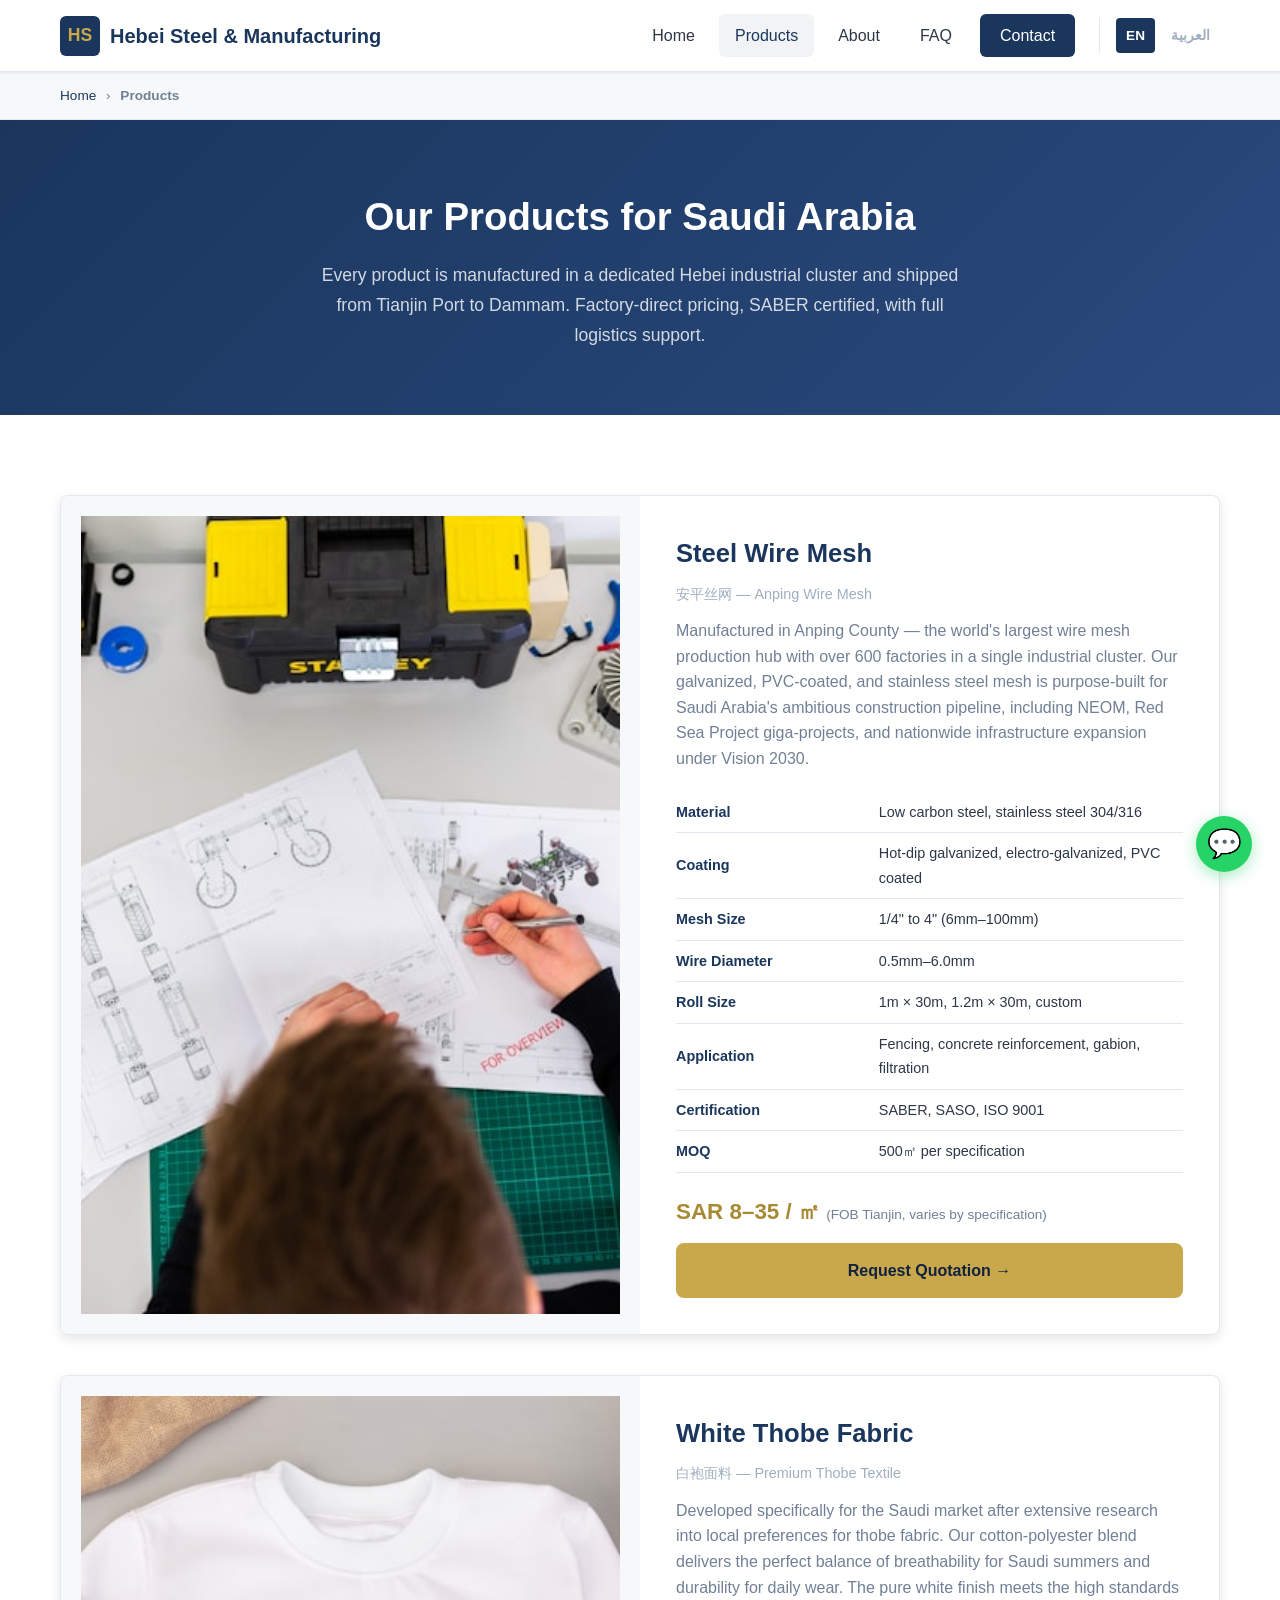
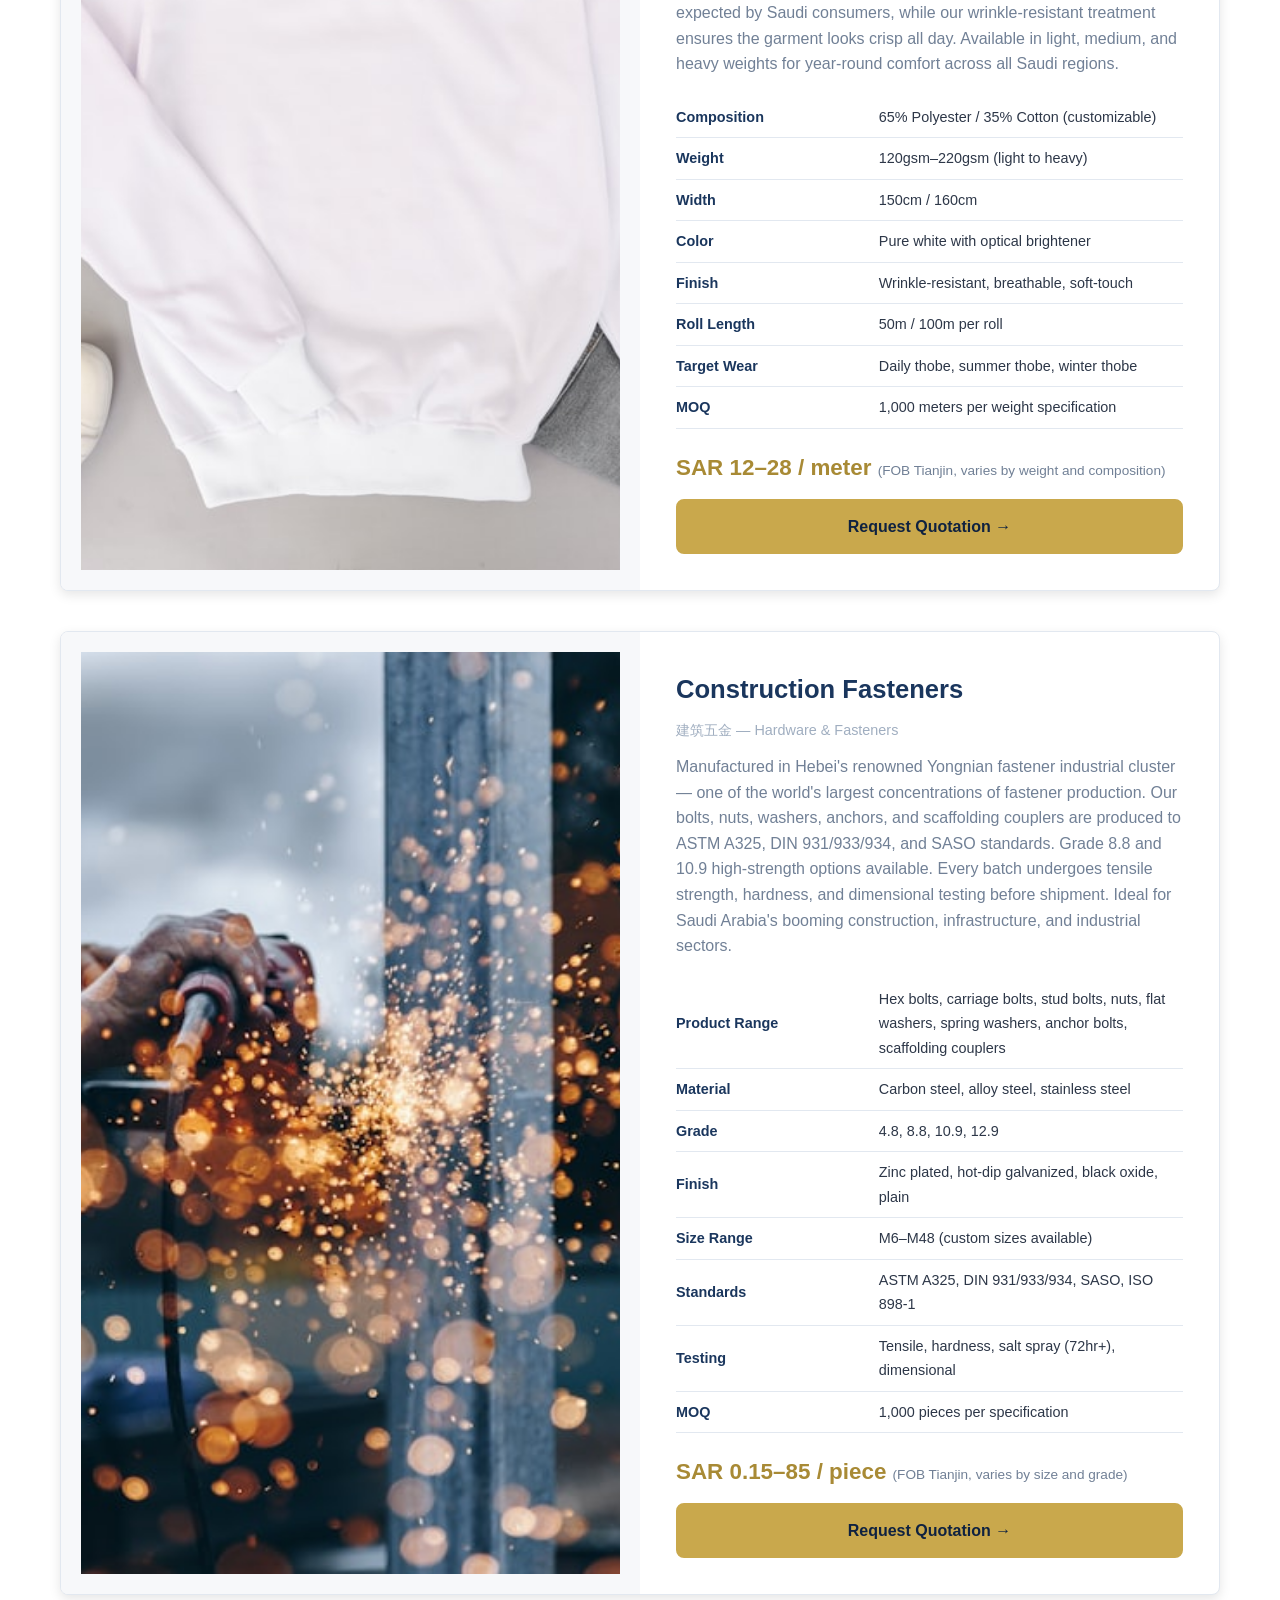
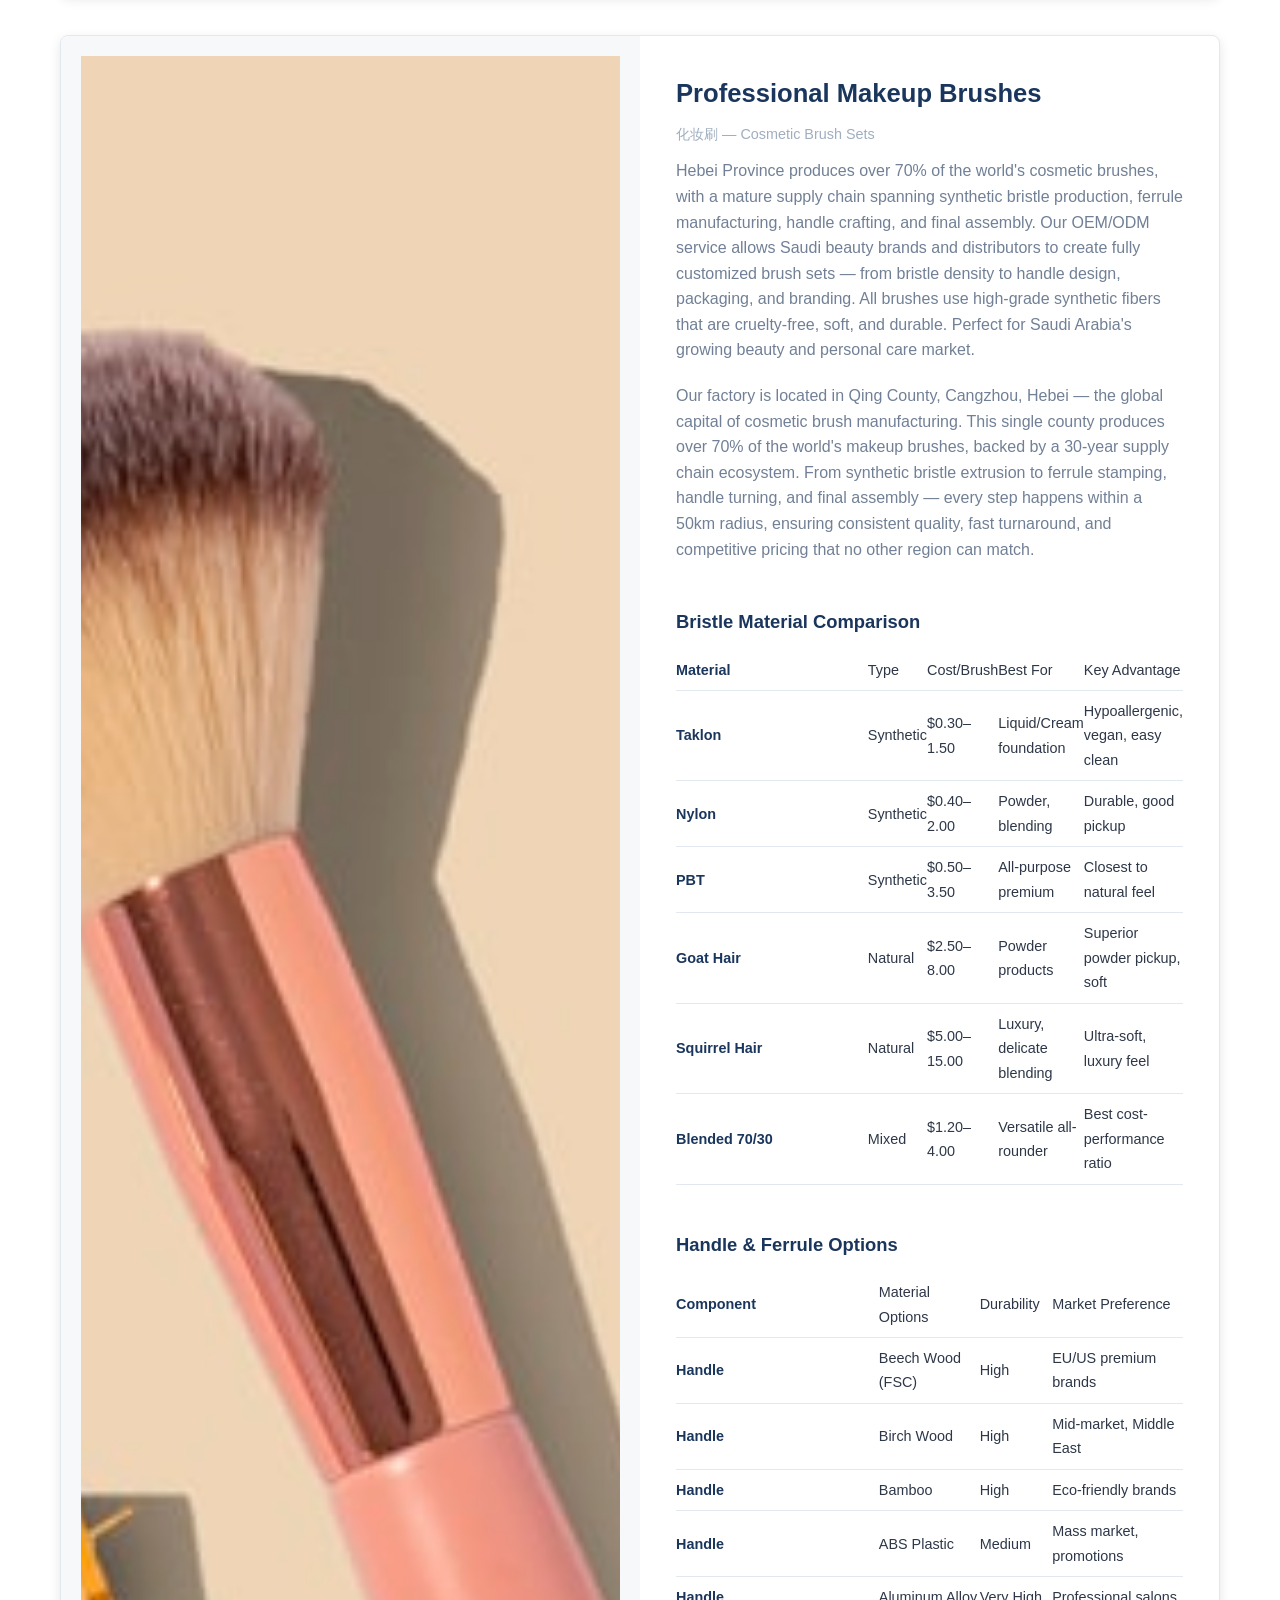
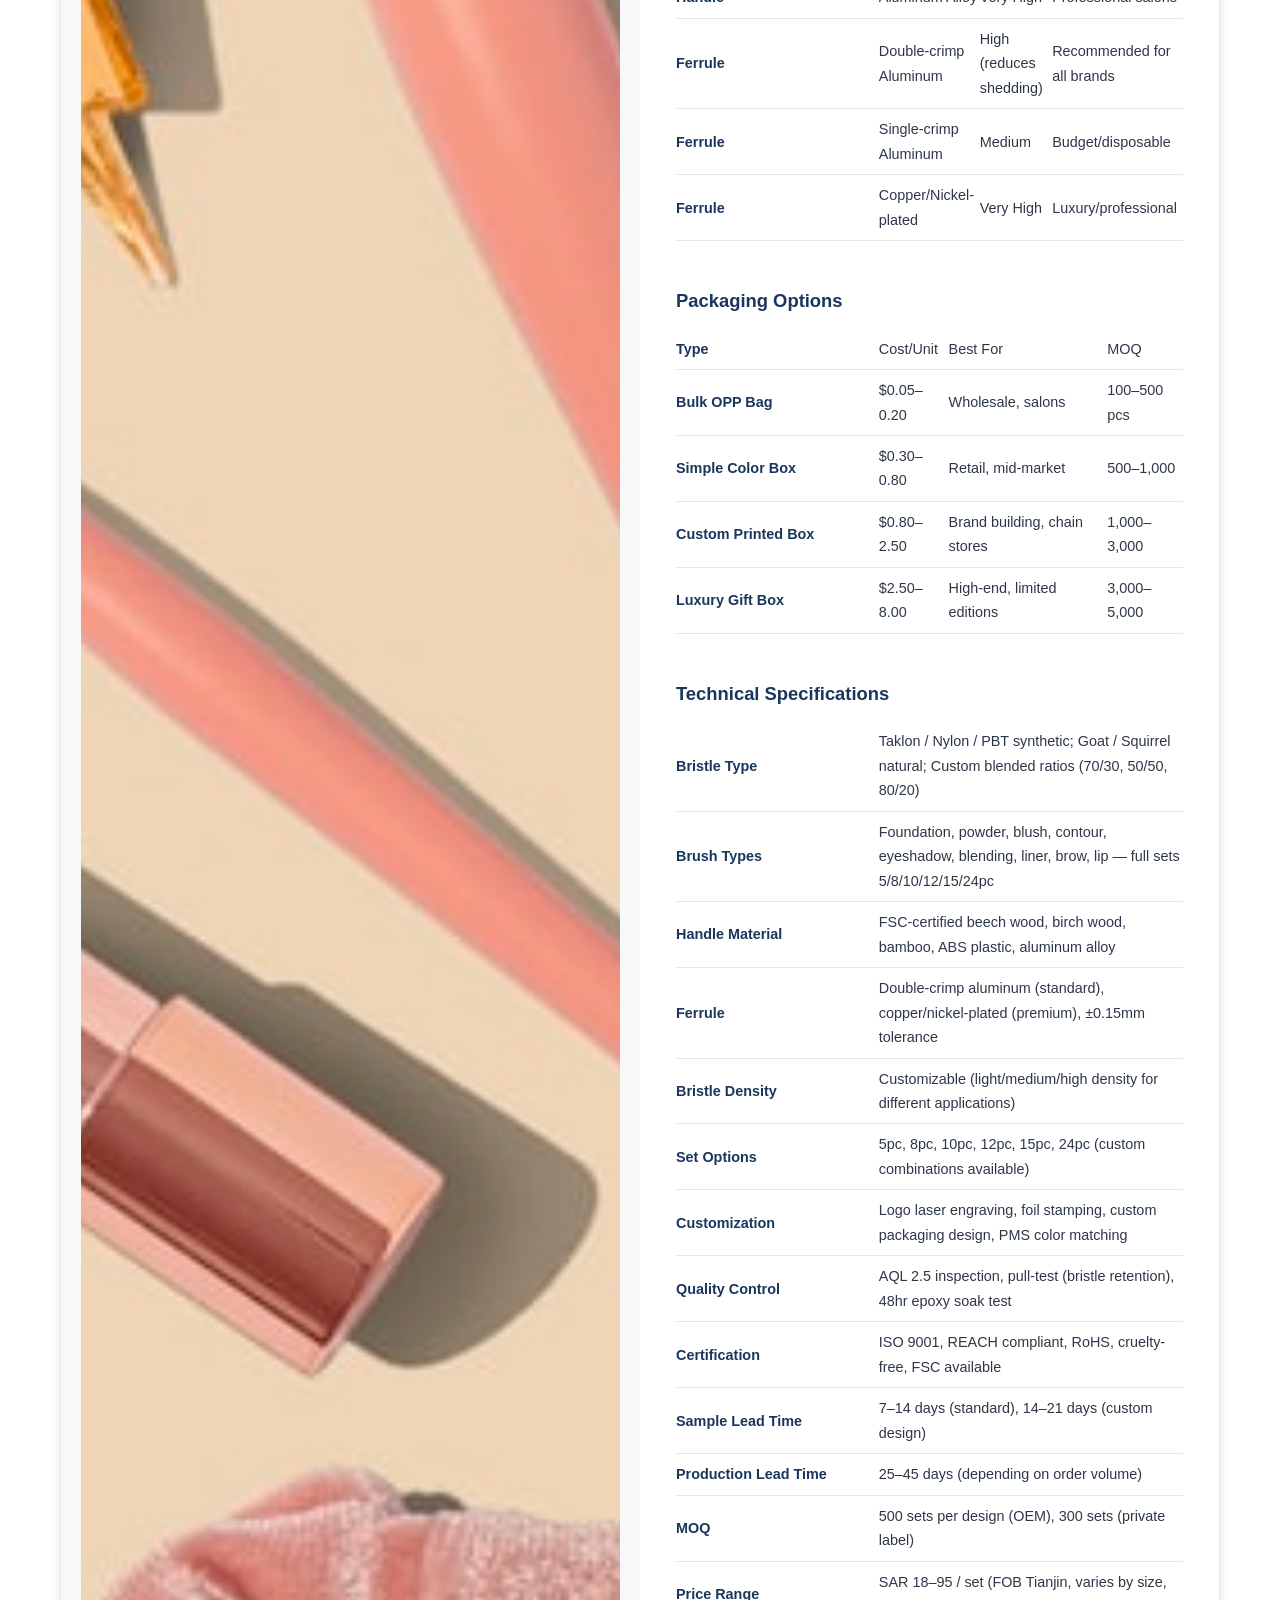
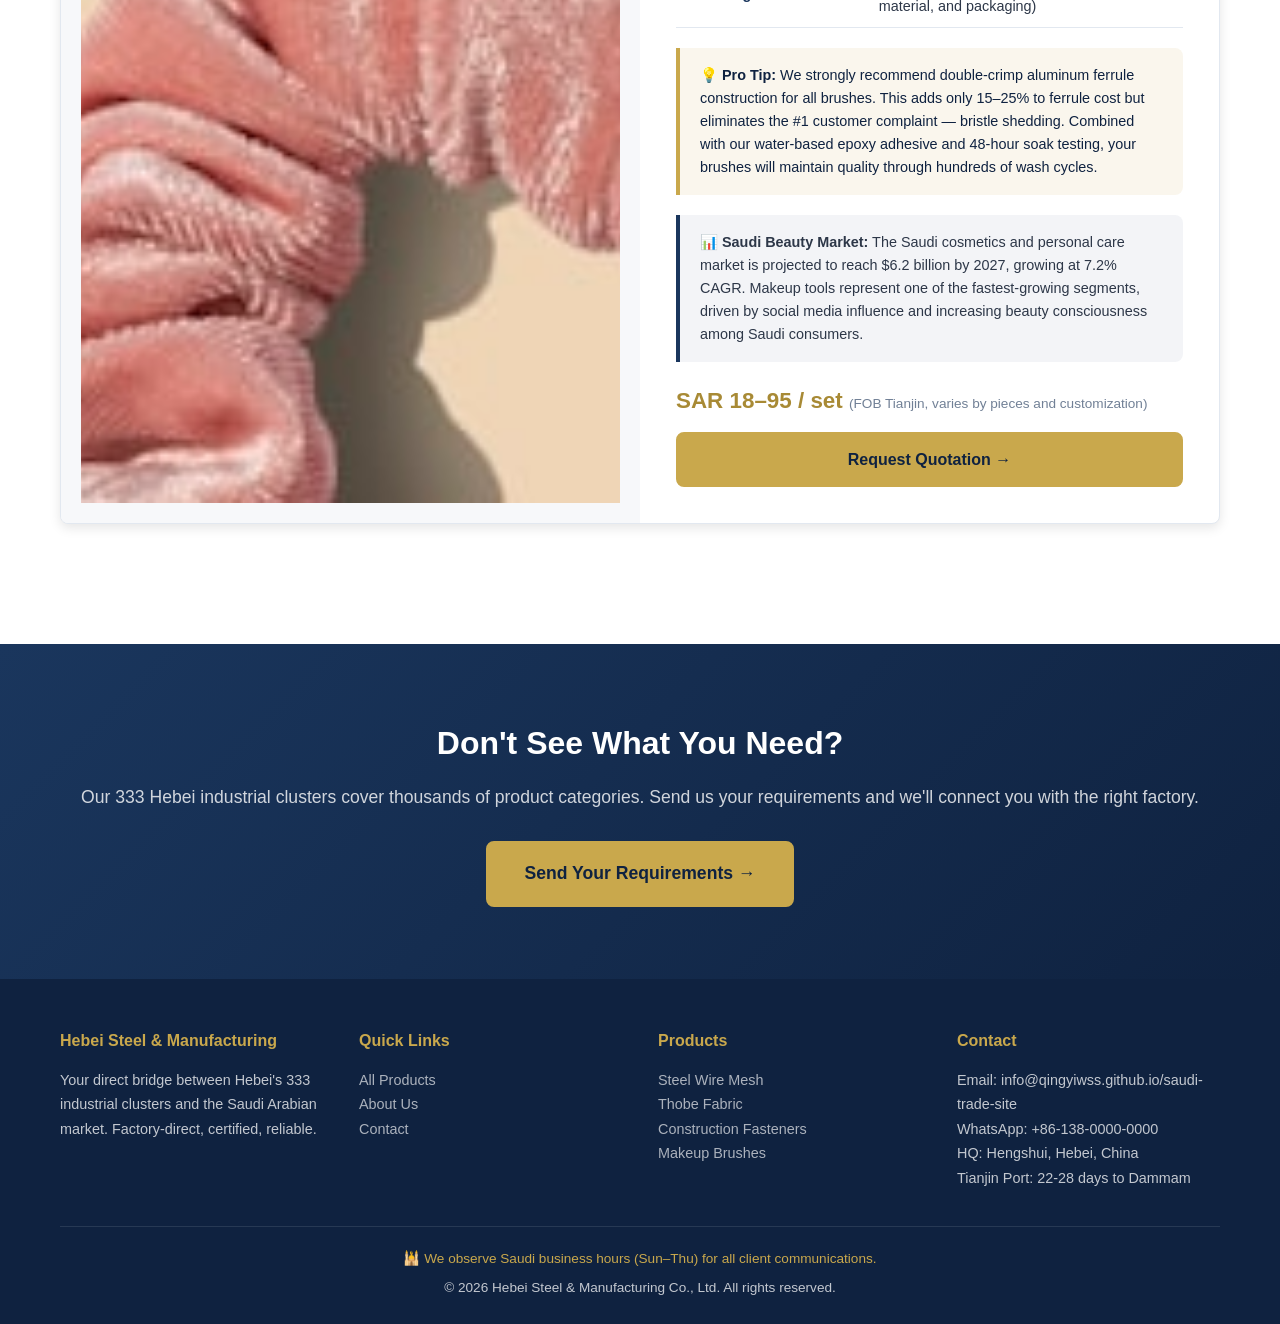
<file: products.html>
<!DOCTYPE html>
<html lang="en">
<head>
  <meta charset="UTF-8">
  <meta name="viewport" content="width=device-width, initial-scale=1.0">
  <title>Products — Steel Wire Mesh, Thobe Fabric, Fasteners & Makeup Brushes for Saudi Arabia | Hebei Steel & Manufacturing</title>
  <meta name="description" content="Browse our complete product catalog for Saudi Arabia: galvanized steel wire mesh for NEOM construction, white thobe fabric for Saudi men's daily wear, construction fasteners meeting ASTM/DIN/SASO standards, and OEM professional makeup brush sets. Direct Hebei factory pricing with SABER certification.">
  <meta name="keywords" content="steel wire mesh Saudi Arabia, NEOM construction supply, thobe fabric wholesale, construction bolts Dammam, scaffolding couplers Saudi, makeup brushes OEM Hebei, Chinese factory Saudi B2B">
  <meta name="robots" content="index, follow">

  <!-- Open Graph -->
  <meta property="og:type" content="website">
  <meta property="og:title" content="Our Products — Hebei Manufacturing for Saudi Arabia">
  <meta property="og:description" content="Steel wire mesh, thobe fabric, construction fasteners, and professional makeup brushes — all manufactured in Hebei, shipped to Saudi Arabia via Tianjin Port.">
  <meta property="og:url" content="https://qingyiwss.github.io/saudi-trade-site/products.html">
  <meta property="og:site_name" content="Hebei Steel & Manufacturing">

  <!-- Canonical -->
  <link rel="canonical" href="https://qingyiwss.github.io/saudi-trade-site/products.html">

  <!-- hreflang bidirectional links -->
  <link rel="alternate" hreflang="ar" href="https://qingyiwss.github.io/saudi-trade-site/ar/products.html">
  <link rel="alternate" hreflang="en" href="https://qingyiwss.github.io/saudi-trade-site/products.html">

  <link rel="stylesheet" href="assets/css/style.css">

  <!-- JSON-LD Product Schema -->
  <script type="application/ld+json">
  {
    "@context": "https://schema.org",
    "@type": "ItemList",
    "itemListElement": [
      {
        "@type": "ListItem",
        "position": 1,
        "item": {
          "@type": "Product",
          "name": "Steel Wire Mesh — Galvanized & PVC Coated",
          "description": "Premium galvanized, PVC-coated, and stainless steel wire mesh manufactured in Anping, Hebei for NEOM construction, perimeter fencing, concrete reinforcement, and industrial filtration. SABER certified for Saudi import.",
          "manufacturer": {
            "@type": "Organization",
            "name": "Hebei Steel & Manufacturing Co., Ltd."
          },
          "category": "Construction Materials"
        }
      },
      {
        "@type": "ListItem",
        "position": 2,
        "item": {
          "@type": "Product",
          "name": "White Thobe Fabric — Cotton-Polyester Blend",
          "description": "High-quality white cotton-polyester blend fabric developed specifically for Saudi men's daily traditional wear (thobe). Breathable, wrinkle-resistant, pure white finish. Available in multiple weights for year-round comfort.",
          "manufacturer": {
            "@type": "Organization",
            "name": "Hebei Steel & Manufacturing Co., Ltd."
          },
          "category": "Textiles"
        }
      },
      {
        "@type": "ListItem",
        "position": 3,
        "item": {
          "@type": "Product",
          "name": "Construction Fasteners — Bolts, Nuts, Couplers",
          "description": "Industrial-grade bolts, nuts, washers, anchors, and scaffolding couplers meeting ASTM A325, DIN 931/933, and SASO standards. Grade 8.8 and 10.9 available for Saudi construction and infrastructure projects.",
          "manufacturer": {
            "@type": "Organization",
            "name": "Hebei Steel & Manufacturing Co., Ltd."
          },
          "category": "Hardware & Fasteners"
        }
      },
      {
        "@type": "ListItem",
        "position": 4,
        "item": {
          "@type": "Product",
          "name": "Professional Makeup Brush Sets — OEM/ODM",
          "description": "Synthetic bristle makeup brush sets manufactured in Hebei's cosmetic tools cluster, which produces over 70% of global output. Full OEM/ODM customization available for Saudi beauty brands.",
          "manufacturer": {
            "@type": "Organization",
            "name": "Hebei Steel & Manufacturing Co., Ltd."
          },
          "category": "Cosmetic Tools"
        }
      }
    ]
  }
  </script>

  <!-- JSON-LD Individual Product Schemas -->
  <script type="application/ld+json">
  {
    "@context": "https://schema.org",
    "@type": "Product",
    "name": "Steel Wire Mesh — Galvanized & PVC Coated",
    "description": "Premium galvanized, PVC-coated, and stainless steel wire mesh manufactured in Anping, Hebei for NEOM construction, perimeter fencing, concrete reinforcement, and industrial filtration. SABER certified for Saudi import.",
    "image": "https://qingyiwss.github.io/saudi-trade-site/assets/images/product-1.jpg",
    "category": "Construction Materials",
    "offers": {
      "@type": "AggregateOffer",
      "priceCurrency": "SAR",
      "lowPrice": "8",
      "highPrice": "35",
      "offerCount": "1",
      "priceSpecification": "per ㎡ (FOB Tianjin)",
      "availability": "https://schema.org/InStock"
    }
  }
  </script>

  <script type="application/ld+json">
  {
    "@context": "https://schema.org",
    "@type": "Product",
    "name": "White Thobe Fabric — Cotton-Polyester Blend",
    "description": "High-quality white cotton-polyester blend fabric developed specifically for Saudi men's daily traditional wear (thobe). Breathable, wrinkle-resistant, pure white finish. Available in multiple weights for year-round comfort.",
    "image": "https://qingyiwss.github.io/saudi-trade-site/assets/images/product-2.jpg",
    "category": "Textiles",
    "offers": {
      "@type": "AggregateOffer",
      "priceCurrency": "SAR",
      "lowPrice": "12",
      "highPrice": "28",
      "offerCount": "1",
      "priceSpecification": "per meter (FOB Tianjin)",
      "availability": "https://schema.org/InStock"
    }
  }
  </script>

  <script type="application/ld+json">
  {
    "@context": "https://schema.org",
    "@type": "Product",
    "name": "Construction Fasteners — Bolts, Nuts, Couplers",
    "description": "Industrial-grade bolts, nuts, washers, anchors, and scaffolding couplers meeting ASTM A325, DIN 931/933, and SASO standards. Grade 8.8 and 10.9 available for Saudi construction and infrastructure projects.",
    "image": "https://qingyiwss.github.io/saudi-trade-site/assets/images/product-3.jpg",
    "category": "Hardware & Fasteners",
    "offers": {
      "@type": "AggregateOffer",
      "priceCurrency": "SAR",
      "lowPrice": "0.15",
      "highPrice": "85",
      "offerCount": "1",
      "priceSpecification": "per piece (FOB Tianjin)",
      "availability": "https://schema.org/InStock"
    }
  }
  </script>

  <script type="application/ld+json">
  {
    "@context": "https://schema.org",
    "@type": "Product",
    "name": "Professional Makeup Brush Sets — OEM/ODM",
    "description": "Synthetic bristle makeup brush sets manufactured in Hebei's cosmetic tools cluster, which produces over 70% of global output. Full OEM/ODM customization available for Saudi beauty brands.",
    "image": "https://qingyiwss.github.io/saudi-trade-site/assets/images/product-4.jpg",
    "category": "Cosmetic Tools",
    "offers": {
      "@type": "AggregateOffer",
      "priceCurrency": "SAR",
      "lowPrice": "18",
      "highPrice": "95",
      "offerCount": "1",
      "priceSpecification": "per set (FOB Tianjin)",
      "availability": "https://schema.org/InStock"
    }
  }
  </script>

  <!-- JSON-LD BreadcrumbList Schema -->
  <script type="application/ld+json">
  {
    "@context": "https://schema.org",
    "@type": "BreadcrumbList",
    "itemListElement": [
      {
        "@type": "ListItem",
        "position": 1,
        "name": "Home",
        "item": "https://qingyiwss.github.io/saudi-trade-site/"
      },
      {
        "@type": "ListItem",
        "position": 2,
        "name": "Products",
        "item": "https://qingyiwss.github.io/saudi-trade-site/products.html"
      }
    ]
  }
  </script>
</head>
<body>

  <!-- ========== HEADER ========== -->
  <header class="site-header" role="banner">
    <div class="header-inner">
      <div class="logo">
        <a href="index.html">
          <span class="logo-icon">HS</span>
          <span>Hebei Steel &amp; Manufacturing</span>
        </a>
      </div>

      <button class="menu-toggle" aria-label="Toggle navigation menu" aria-expanded="false">
        <span></span>
        <span></span>
        <span></span>
      </button>

      <nav class="main-nav" role="navigation" aria-label="Main navigation">
        <a href="index.html">Home</a>
        <a href="products.html" class="active">Products</a>
        <a href="about.html">About</a>
        <a href="faq.html">FAQ</a>
        <a href="contact.html" class="nav-cta">Contact</a>

        <div class="lang-switch">
          <a href="#" data-lang="en" class="active-lang" aria-label="English">EN</a>
          <a href="#" data-lang="ar" aria-label="Arabic">العربية</a>
        </div>
      </nav>
    </div>
  </header>

  <!-- ========== BREADCRUMB ========== -->
  <nav class="breadcrumb" aria-label="Breadcrumb">
    <div class="container">
      <a href="index.html">Home</a> <span>›</span> <strong>Products</strong>
    </div>
  </nav>

  <!-- ========== MAIN CONTENT ========== -->
  <main role="main">

    <!-- Products Hero -->
    <section class="products-hero" aria-labelledby="products-hero-heading">
      <div class="container">
        <h1 id="products-hero-heading">Our Products for Saudi Arabia</h1>
        <p>Every product is manufactured in a dedicated Hebei industrial cluster and shipped from Tianjin Port to Dammam. Factory-direct pricing, SABER certified, with full logistics support.</p>
      </div>
    </section>

    <!-- Product Detail Cards -->
    <section class="section" aria-label="Product details">

      <!-- Product 1: Steel Wire Mesh -->
      <div class="container">
        <article class="product-detail-card" id="steel-wire-mesh" aria-labelledby="prod1-heading">
          <div class="product-detail-img">
            <img src="assets/images/product-1.jpg" alt="Galvanized steel wire mesh rolls — Hebei Anping manufacturer for NEOM construction, security fencing, and concrete reinforcement in Saudi Arabia" style="width:100%;height:100%;object-fit:cover;" onerror="this.style.display='none';this.nextElementSibling.style.display='flex';">
            <div class="img-placeholder-large" style="display:none;">
              Steel Wire Mesh<br>安平丝网<br><small>Product image: Galvanized wire mesh rolls</small>
            </div>
          </div>
          <div class="product-detail-info">
            <h2 id="prod1-heading">Steel Wire Mesh</h2>
            <p class="chinese-name">安平丝网 — Anping Wire Mesh</p>
            <p class="product-desc">
              Manufactured in Anping County — the world's largest wire mesh production hub with over 600 factories in a single industrial cluster. Our galvanized, PVC-coated, and stainless steel mesh is purpose-built for Saudi Arabia's ambitious construction pipeline, including NEOM, Red Sea Project giga-projects, and nationwide infrastructure expansion under Vision 2030.
            </p>
            <table class="specs-table">
              <tr><td>Material</td><td>Low carbon steel, stainless steel 304/316</td></tr>
              <tr><td>Coating</td><td>Hot-dip galvanized, electro-galvanized, PVC coated</td></tr>
              <tr><td>Mesh Size</td><td>1/4" to 4" (6mm–100mm)</td></tr>
              <tr><td>Wire Diameter</td><td>0.5mm–6.0mm</td></tr>
              <tr><td>Roll Size</td><td>1m × 30m, 1.2m × 30m, custom</td></tr>
              <tr><td>Application</td><td>Fencing, concrete reinforcement, gabion, filtration</td></tr>
              <tr><td>Certification</td><td>SABER, SASO, ISO 9001</td></tr>
              <tr><td>MOQ</td><td>500㎡ per specification</td></tr>
            </table>
            <p class="price-range">
              SAR 8–35 / ㎡ <span>(FOB Tianjin, varies by specification)</span>
            </p>
            <a href="contact.html" class="btn btn-primary">Request Quotation →</a>
          </div>
        </article>
      </div>

      <!-- Product 2: White Thobe Fabric -->
      <div class="container">
        <article class="product-detail-card" id="thobe-fabric" aria-labelledby="prod2-heading">
          <div class="product-detail-img">
            <img src="assets/images/product-2.jpg" alt="White thobe fabric cotton-polyester blend rolls — Hebei textile manufacturer for Saudi men's traditional daily wear" style="width:100%;height:100%;object-fit:cover;" onerror="this.style.display='none';this.nextElementSibling.style.display='flex';">
            <div class="img-placeholder-large" style="display:none;">
              White Thobe Fabric<br>白袍面料<br><small>Product image: Cotton-polyester fabric rolls</small>
            </div>
          </div>
          <div class="product-detail-info">
            <h2 id="prod2-heading">White Thobe Fabric</h2>
            <p class="chinese-name">白袍面料 — Premium Thobe Textile</p>
            <p class="product-desc">
              Developed specifically for the Saudi market after extensive research into local preferences for thobe fabric. Our cotton-polyester blend delivers the perfect balance of breathability for Saudi summers and durability for daily wear. The pure white finish meets the high standards expected by Saudi consumers, while our wrinkle-resistant treatment ensures the garment looks crisp all day. Available in light, medium, and heavy weights for year-round comfort across all Saudi regions.
            </p>
            <table class="specs-table">
              <tr><td>Composition</td><td>65% Polyester / 35% Cotton (customizable)</td></tr>
              <tr><td>Weight</td><td>120gsm–220gsm (light to heavy)</td></tr>
              <tr><td>Width</td><td>150cm / 160cm</td></tr>
              <tr><td>Color</td><td>Pure white with optical brightener</td></tr>
              <tr><td>Finish</td><td>Wrinkle-resistant, breathable, soft-touch</td></tr>
              <tr><td>Roll Length</td><td>50m / 100m per roll</td></tr>
              <tr><td>Target Wear</td><td>Daily thobe, summer thobe, winter thobe</td></tr>
              <tr><td>MOQ</td><td>1,000 meters per weight specification</td></tr>
            </table>
            <p class="price-range">
              SAR 12–28 / meter <span>(FOB Tianjin, varies by weight and composition)</span>
            </p>
            <a href="contact.html" class="btn btn-primary">Request Quotation →</a>
          </div>
        </article>
      </div>

      <!-- Product 3: Construction Fasteners -->
      <div class="container">
        <article class="product-detail-card" id="construction-fasteners" aria-labelledby="prod3-heading">
          <div class="product-detail-img">
            <img src="assets/images/product-3.jpg" alt="High-strength construction fasteners — bolts, nuts, washers, and scaffolding couplers for Saudi infrastructure and NEOM projects" style="width:100%;height:100%;object-fit:cover;" onerror="this.style.display='none';this.nextElementSibling.style.display='flex';">
            <div class="img-placeholder-large" style="display:none;">
              Construction Fasteners<br>建筑五金<br><small>Product image: Bolts, nuts, scaffolding couplers</small>
            </div>
          </div>
          <div class="product-detail-info">
            <h2 id="prod3-heading">Construction Fasteners</h2>
            <p class="chinese-name">建筑五金 — Hardware & Fasteners</p>
            <p class="product-desc">
              Manufactured in Hebei's renowned Yongnian fastener industrial cluster — one of the world's largest concentrations of fastener production. Our bolts, nuts, washers, anchors, and scaffolding couplers are produced to ASTM A325, DIN 931/933/934, and SASO standards. Grade 8.8 and 10.9 high-strength options available. Every batch undergoes tensile strength, hardness, and dimensional testing before shipment. Ideal for Saudi Arabia's booming construction, infrastructure, and industrial sectors.
            </p>
            <table class="specs-table">
              <tr><td>Product Range</td><td>Hex bolts, carriage bolts, stud bolts, nuts, flat washers, spring washers, anchor bolts, scaffolding couplers</td></tr>
              <tr><td>Material</td><td>Carbon steel, alloy steel, stainless steel</td></tr>
              <tr><td>Grade</td><td>4.8, 8.8, 10.9, 12.9</td></tr>
              <tr><td>Finish</td><td>Zinc plated, hot-dip galvanized, black oxide, plain</td></tr>
              <tr><td>Size Range</td><td>M6–M48 (custom sizes available)</td></tr>
              <tr><td>Standards</td><td>ASTM A325, DIN 931/933/934, SASO, ISO 898-1</td></tr>
              <tr><td>Testing</td><td>Tensile, hardness, salt spray (72hr+), dimensional</td></tr>
              <tr><td>MOQ</td><td>1,000 pieces per specification</td></tr>
            </table>
            <p class="price-range">
              SAR 0.15–85 / piece <span>(FOB Tianjin, varies by size and grade)</span>
            </p>
            <a href="contact.html" class="btn btn-primary">Request Quotation →</a>
          </div>
        </article>
      </div>

      <!-- Product 4: Professional Makeup Brushes -->
      <div class="container">
        <article class="product-detail-card" id="makeup-brushes" aria-labelledby="prod4-heading">
          <div class="product-detail-img">
            <img src="assets/images/product-4.jpg" alt="Professional OEM makeup brush sets with synthetic bristles — Hebei factory, 70% global market share in cosmetic brush manufacturing" style="width:100%;height:100%;object-fit:cover;" onerror="this.style.display='none';this.nextElementSibling.style.display='flex';">
            <div class="img-placeholder-large" style="display:none;">
              Professional Makeup Brushes<br>化妆刷<br><small>Product image: OEM brush sets</small>
            </div>
          </div>
          <div class="product-detail-info">
            <h2 id="prod4-heading">Professional Makeup Brushes</h2>
            <p class="chinese-name">化妆刷 — Cosmetic Brush Sets</p>
            <p class="product-desc">
              Hebei Province produces over 70% of the world's cosmetic brushes, with a mature supply chain spanning synthetic bristle production, ferrule manufacturing, handle crafting, and final assembly. Our OEM/ODM service allows Saudi beauty brands and distributors to create fully customized brush sets — from bristle density to handle design, packaging, and branding. All brushes use high-grade synthetic fibers that are cruelty-free, soft, and durable. Perfect for Saudi Arabia's growing beauty and personal care market.
            </p>
            <p class="product-desc">
              Our factory is located in Qing County, Cangzhou, Hebei — the global capital of cosmetic brush manufacturing. This single county produces over 70% of the world's makeup brushes, backed by a 30-year supply chain ecosystem. From synthetic bristle extrusion to ferrule stamping, handle turning, and final assembly — every step happens within a 50km radius, ensuring consistent quality, fast turnaround, and competitive pricing that no other region can match.
            </p>

            <!-- Bristle Material Comparison Table -->
            <h3 style="font-size:1.15rem;font-weight:700;color:var(--color-primary);margin:24px 0 12px;">Bristle Material Comparison</h3>
            <table class="specs-table">
              <tr><td>Material</td><td>Type</td><td>Cost/Brush</td><td>Best For</td><td>Key Advantage</td></tr>
              <tr><td>Taklon</td><td>Synthetic</td><td>$0.30–1.50</td><td>Liquid/Cream foundation</td><td>Hypoallergenic, vegan, easy clean</td></tr>
              <tr><td>Nylon</td><td>Synthetic</td><td>$0.40–2.00</td><td>Powder, blending</td><td>Durable, good pickup</td></tr>
              <tr><td>PBT</td><td>Synthetic</td><td>$0.50–3.50</td><td>All-purpose premium</td><td>Closest to natural feel</td></tr>
              <tr><td>Goat Hair</td><td>Natural</td><td>$2.50–8.00</td><td>Powder products</td><td>Superior powder pickup, soft</td></tr>
              <tr><td>Squirrel Hair</td><td>Natural</td><td>$5.00–15.00</td><td>Luxury, delicate blending</td><td>Ultra-soft, luxury feel</td></tr>
              <tr><td>Blended 70/30</td><td>Mixed</td><td>$1.20–4.00</td><td>Versatile all-rounder</td><td>Best cost-performance ratio</td></tr>
            </table>

            <!-- Handle & Ferrule Options Table -->
            <h3 style="font-size:1.15rem;font-weight:700;color:var(--color-primary);margin:24px 0 12px;">Handle &amp; Ferrule Options</h3>
            <table class="specs-table">
              <tr><td>Component</td><td>Material Options</td><td>Durability</td><td>Market Preference</td></tr>
              <tr><td>Handle</td><td>Beech Wood (FSC)</td><td>High</td><td>EU/US premium brands</td></tr>
              <tr><td>Handle</td><td>Birch Wood</td><td>High</td><td>Mid-market, Middle East</td></tr>
              <tr><td>Handle</td><td>Bamboo</td><td>High</td><td>Eco-friendly brands</td></tr>
              <tr><td>Handle</td><td>ABS Plastic</td><td>Medium</td><td>Mass market, promotions</td></tr>
              <tr><td>Handle</td><td>Aluminum Alloy</td><td>Very High</td><td>Professional salons</td></tr>
              <tr><td>Ferrule</td><td>Double-crimp Aluminum</td><td>High (reduces shedding)</td><td>Recommended for all brands</td></tr>
              <tr><td>Ferrule</td><td>Single-crimp Aluminum</td><td>Medium</td><td>Budget/disposable</td></tr>
              <tr><td>Ferrule</td><td>Copper/Nickel-plated</td><td>Very High</td><td>Luxury/professional</td></tr>
            </table>

            <!-- Packaging Options Table -->
            <h3 style="font-size:1.15rem;font-weight:700;color:var(--color-primary);margin:24px 0 12px;">Packaging Options</h3>
            <table class="specs-table">
              <tr><td>Type</td><td>Cost/Unit</td><td>Best For</td><td>MOQ</td></tr>
              <tr><td>Bulk OPP Bag</td><td>$0.05–0.20</td><td>Wholesale, salons</td><td>100–500 pcs</td></tr>
              <tr><td>Simple Color Box</td><td>$0.30–0.80</td><td>Retail, mid-market</td><td>500–1,000</td></tr>
              <tr><td>Custom Printed Box</td><td>$0.80–2.50</td><td>Brand building, chain stores</td><td>1,000–3,000</td></tr>
              <tr><td>Luxury Gift Box</td><td>$2.50–8.00</td><td>High-end, limited editions</td><td>3,000–5,000</td></tr>
            </table>

            <!-- Updated Specs Table -->
            <h3 style="font-size:1.15rem;font-weight:700;color:var(--color-primary);margin:24px 0 12px;">Technical Specifications</h3>
            <table class="specs-table">
              <tr><td>Bristle Type</td><td>Taklon / Nylon / PBT synthetic; Goat / Squirrel natural; Custom blended ratios (70/30, 50/50, 80/20)</td></tr>
              <tr><td>Brush Types</td><td>Foundation, powder, blush, contour, eyeshadow, blending, liner, brow, lip — full sets 5/8/10/12/15/24pc</td></tr>
              <tr><td>Handle Material</td><td>FSC-certified beech wood, birch wood, bamboo, ABS plastic, aluminum alloy</td></tr>
              <tr><td>Ferrule</td><td>Double-crimp aluminum (standard), copper/nickel-plated (premium), ±0.15mm tolerance</td></tr>
              <tr><td>Bristle Density</td><td>Customizable (light/medium/high density for different applications)</td></tr>
              <tr><td>Set Options</td><td>5pc, 8pc, 10pc, 12pc, 15pc, 24pc (custom combinations available)</td></tr>
              <tr><td>Customization</td><td>Logo laser engraving, foil stamping, custom packaging design, PMS color matching</td></tr>
              <tr><td>Quality Control</td><td>AQL 2.5 inspection, pull-test (bristle retention), 48hr epoxy soak test</td></tr>
              <tr><td>Certification</td><td>ISO 9001, REACH compliant, RoHS, cruelty-free, FSC available</td></tr>
              <tr><td>Sample Lead Time</td><td>7–14 days (standard), 14–21 days (custom design)</td></tr>
              <tr><td>Production Lead Time</td><td>25–45 days (depending on order volume)</td></tr>
              <tr><td>MOQ</td><td>500 sets per design (OEM), 300 sets (private label)</td></tr>
              <tr><td>Price Range</td><td>SAR 18–95 / set (FOB Tianjin, varies by size, material, and packaging)</td></tr>
            </table>

            <!-- Pro Tip Highlight Box -->
            <div style="background:rgba(201,168,76,0.1);border-left:4px solid var(--color-gold);padding:16px 20px;border-radius:0 var(--border-radius) var(--border-radius) 0;margin-bottom:20px;">
              <p style="margin:0;font-size:0.9rem;color:var(--color-primary-dark);line-height:1.6;">
                💡 <strong>Pro Tip:</strong> We strongly recommend double-crimp aluminum ferrule construction for all brushes. This adds only 15–25% to ferrule cost but eliminates the #1 customer complaint — bristle shedding. Combined with our water-based epoxy adhesive and 48-hour soak testing, your brushes will maintain quality through hundreds of wash cycles.
              </p>
            </div>

            <!-- Market Data Box -->
            <div style="background:rgba(26,54,93,0.05);border-left:4px solid var(--color-primary);padding:16px 20px;border-radius:0 var(--border-radius) var(--border-radius) 0;margin-bottom:20px;">
              <p style="margin:0;font-size:0.9rem;color:var(--color-text);line-height:1.6;">
                📊 <strong>Saudi Beauty Market:</strong> The Saudi cosmetics and personal care market is projected to reach $6.2 billion by 2027, growing at 7.2% CAGR. Makeup tools represent one of the fastest-growing segments, driven by social media influence and increasing beauty consciousness among Saudi consumers.
              </p>
            </div>

            <p class="price-range">
              SAR 18–95 / set <span>(FOB Tianjin, varies by pieces and customization)</span>
            </p>
            <a href="contact.html" class="btn btn-primary">Request Quotation →</a>
          </div>
        </article>
      </div>

    </section>

    <!-- CTA -->
    <section class="cta-section" aria-labelledby="cta-products-heading">
      <div class="container">
        <h2 id="cta-products-heading">Don't See What You Need?</h2>
        <p>Our 333 Hebei industrial clusters cover thousands of product categories. Send us your requirements and we'll connect you with the right factory.</p>
        <a href="contact.html" class="btn btn-primary btn-lg">Send Your Requirements →</a>
      </div>
    </section>

  </main>

  <!-- ========== FOOTER ========== -->
  <footer class="site-footer" role="contentinfo">
    <div class="container">
      <div class="footer-grid">
        <div class="footer-col">
          <h4>Hebei Steel &amp; Manufacturing</h4>
          <p>Your direct bridge between Hebei's 333 industrial clusters and the Saudi Arabian market. Factory-direct, certified, reliable.</p>
        </div>
        <div class="footer-col">
          <h4>Quick Links</h4>
          <ul>
            <li><a href="products.html">All Products</a></li>
            <li><a href="about.html">About Us</a></li>
            <li><a href="contact.html">Contact</a></li>
          </ul>
        </div>
        <div class="footer-col">
          <h4>Products</h4>
          <ul>
            <li><a href="#steel-wire-mesh">Steel Wire Mesh</a></li>
            <li><a href="#thobe-fabric">Thobe Fabric</a></li>
            <li><a href="#construction-fasteners">Construction Fasteners</a></li>
            <li><a href="#makeup-brushes">Makeup Brushes</a></li>
          </ul>
        </div>
        <div class="footer-col">
          <h4>Contact</h4>
          <p>Email: info@qingyiwss.github.io/saudi-trade-site</p>
          <p>WhatsApp: +86-138-0000-0000</p>
          <p>HQ: Hengshui, Hebei, China</p>
          <p>Tianjin Port: 22-28 days to Dammam</p>
        </div>
      </div>

      <div class="footer-bottom">
        <p class="business-note">🕌 We observe Saudi business hours (Sun–Thu) for all client communications.</p>
        <p>&copy; <span id="current-year">2026</span> Hebei Steel &amp; Manufacturing Co., Ltd. All rights reserved.</p>
      </div>
    </div>
  </footer>

  <!-- WhatsApp Floating Button -->
  <a href="#" class="whatsapp-float" aria-label="Chat with us on WhatsApp" data-number="8613800000000" data-message="Hello, I am interested in your products for Saudi Arabia market. Please send me more information.">
    <span class="wa-icon">💬</span>
    <span class="whatsapp-tooltip">Chat on WhatsApp</span>
  </a>

  <script src="assets/js/main.js"></script>
</body>
</html>
</file>
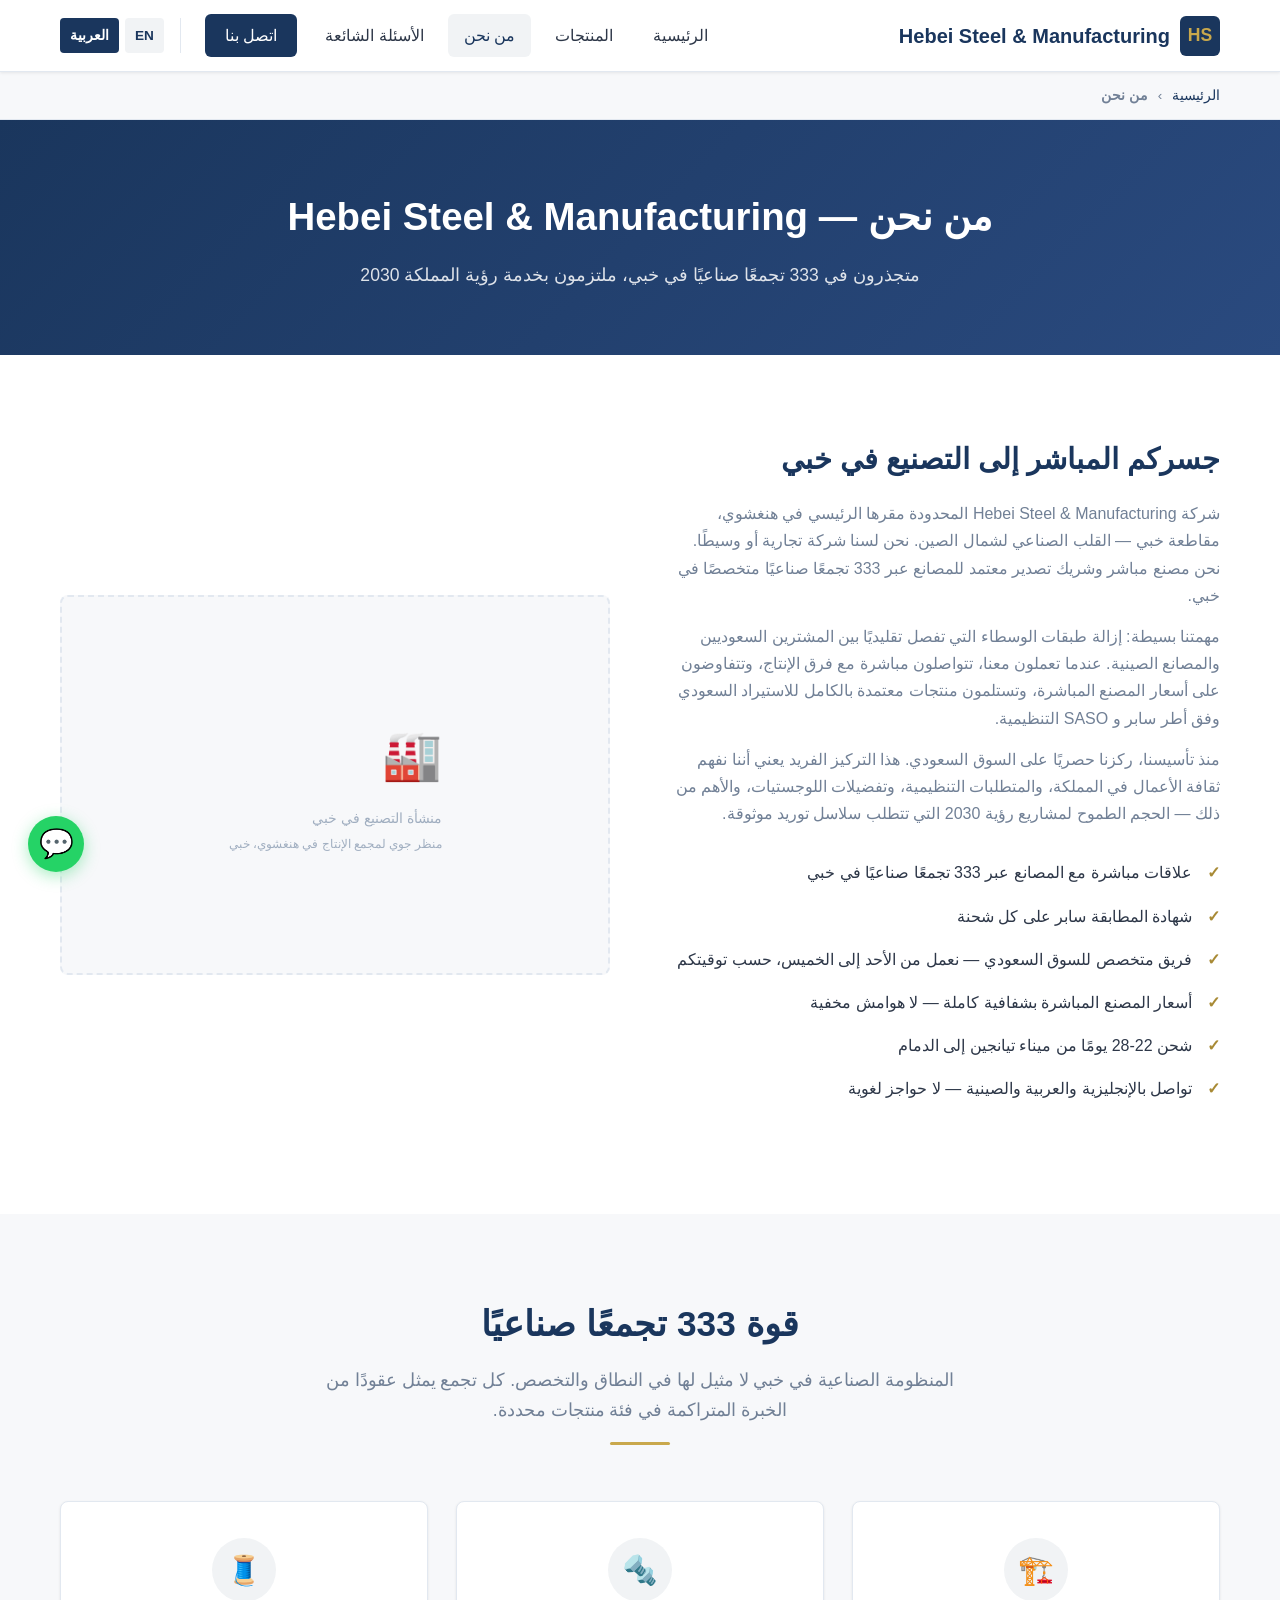
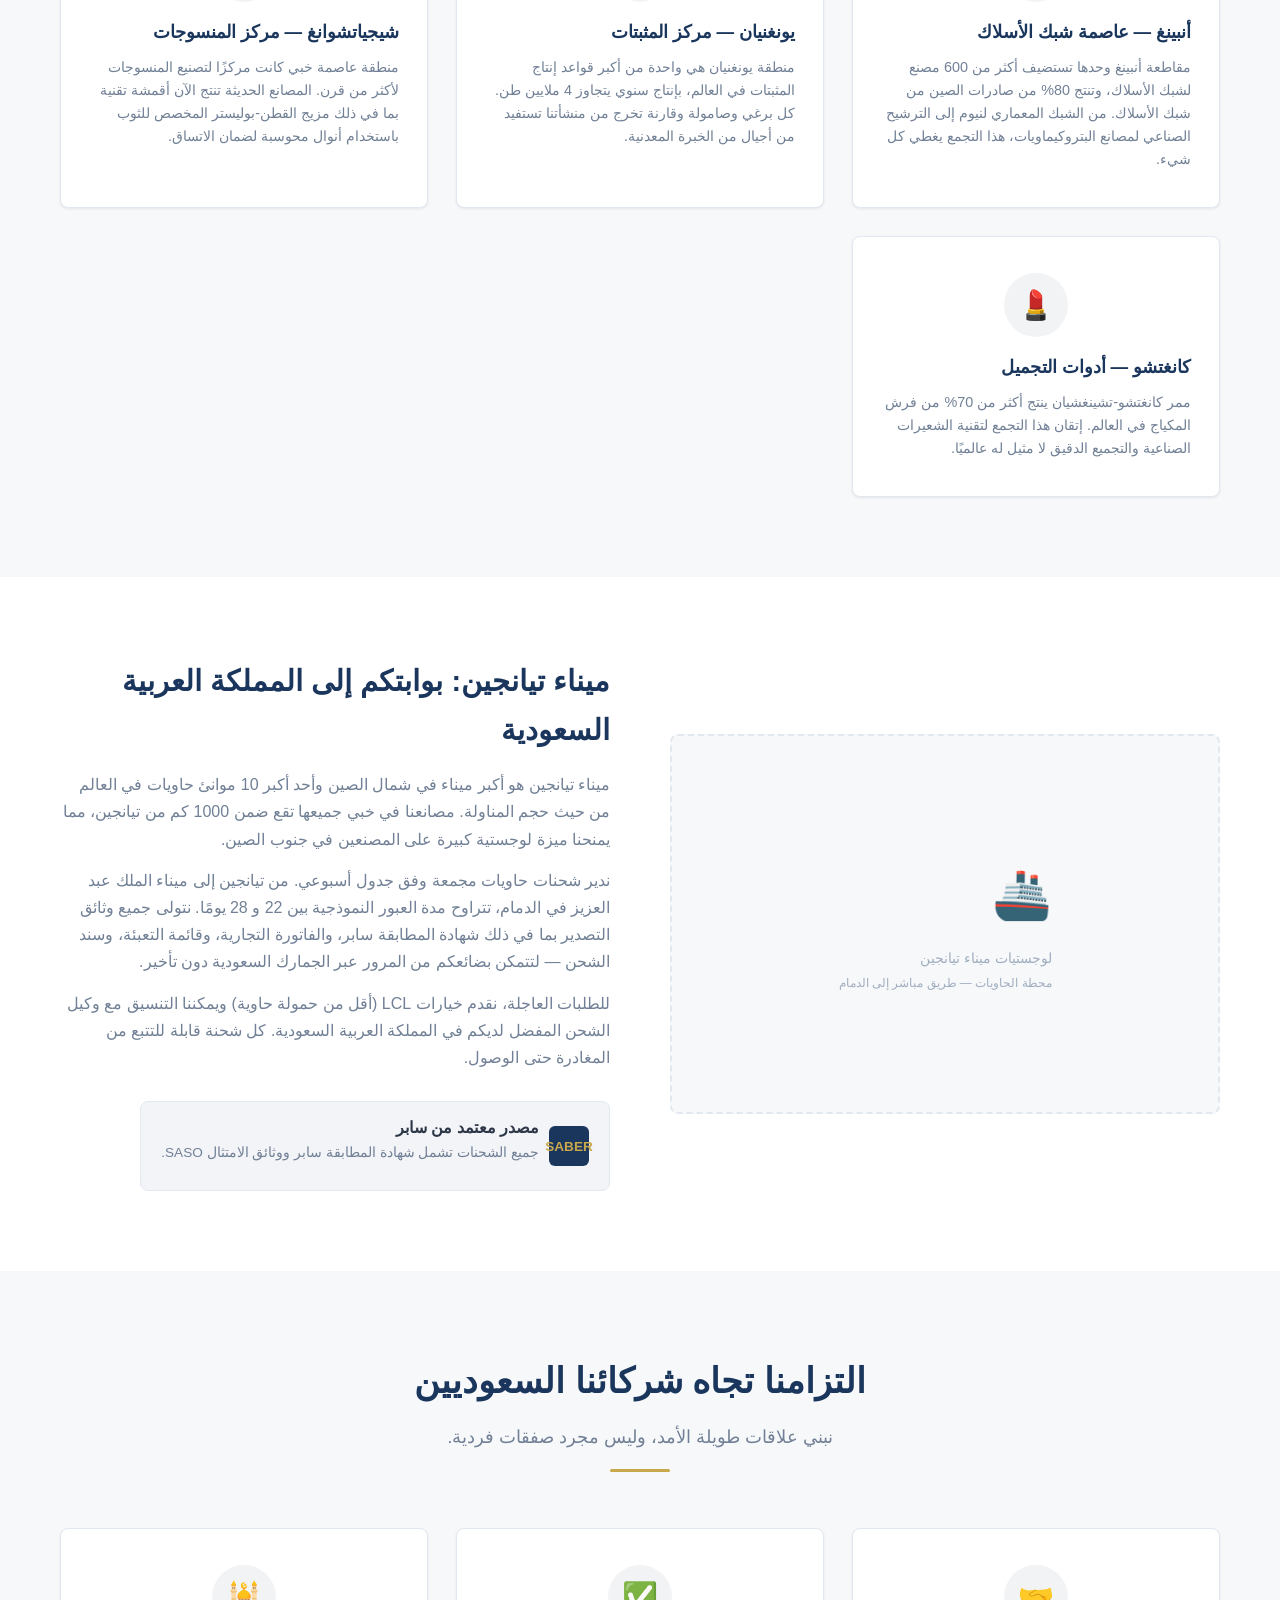
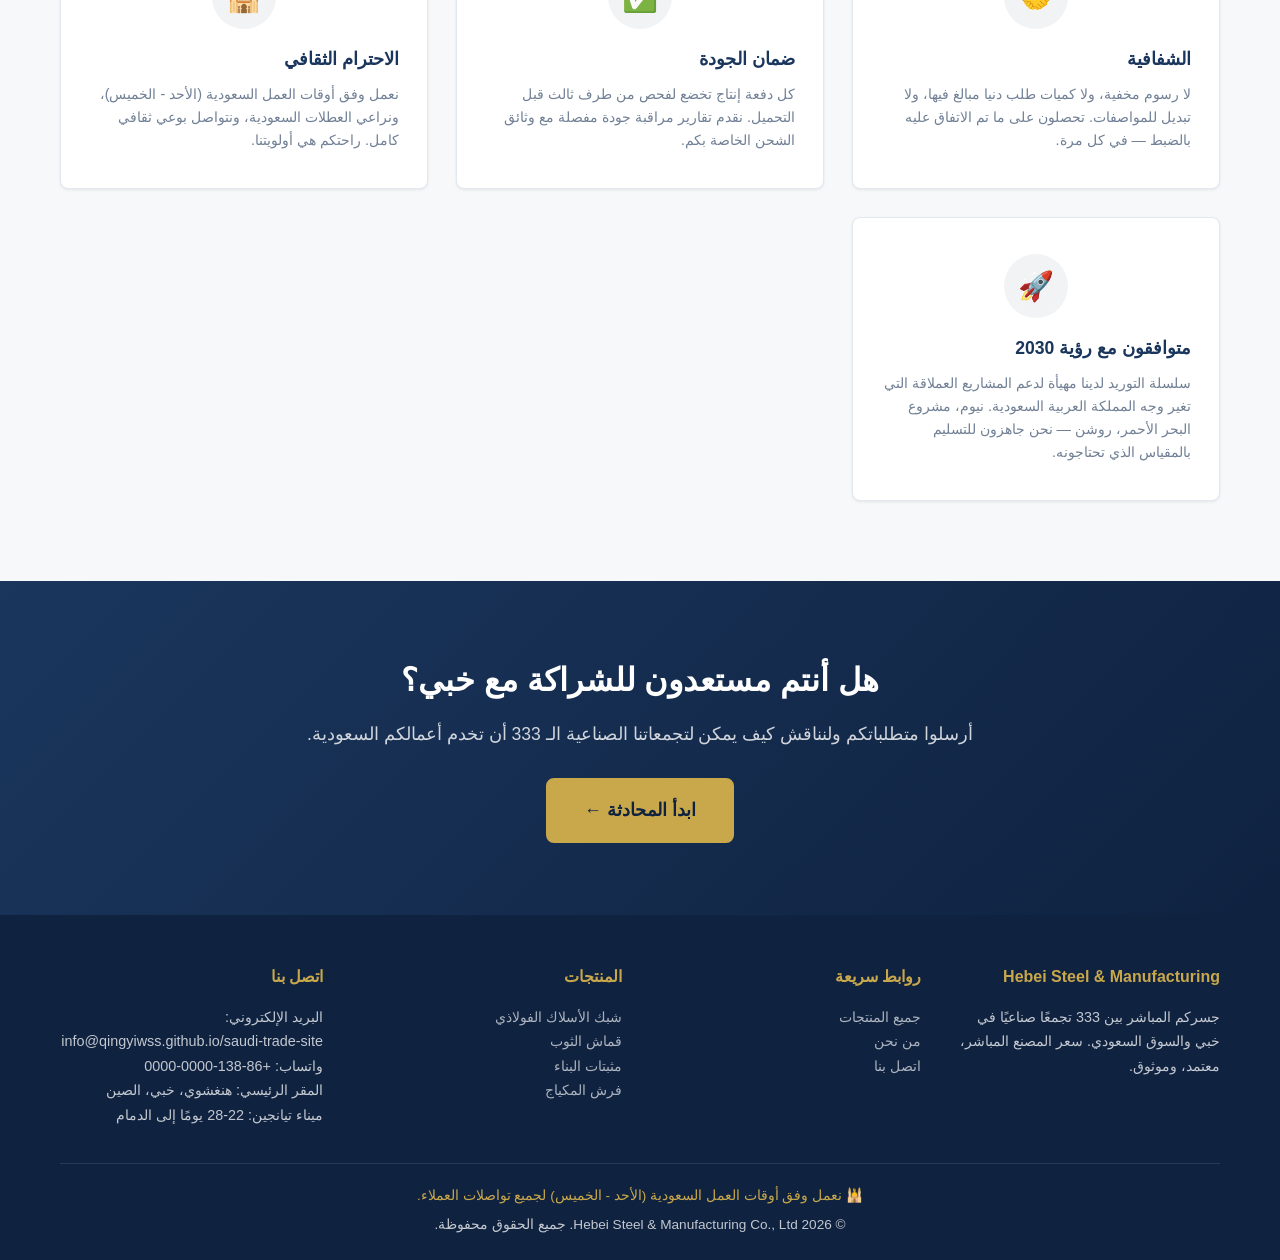
<file: ar/about.html>
<!DOCTYPE html>
<html lang="ar" dir="rtl">
<head>
  <meta charset="UTF-8">
  <meta name="viewport" content="width=device-width, initial-scale=1.0">
  <title>من نحن — مصنع في خبي يصدر إلى المملكة العربية السعودية | Hebei Steel & Manufacturing</title>
  <meta name="description" content="تعرف على Hebei Steel & Manufacturing — مصنع صناعي في خبي يصدر شبك الأسلاك الفولاذي، ومثبتات البناء، وقماش الثوب، وفرش التجميل إلى المملكة العربية السعودية. 333 تجمعًا صناعيًا، لوجستيات ميناء تيانجين، معتمد من سابر.">
  <meta name="keywords" content="مصنع خبي السعودية, مصنع صيني السعودية, تجمعات خبي الصناعية, شحن ميناء تيانجين الدمام, شهادة سابر الصين, مورد B2B السعودية">
  <meta name="robots" content="index, follow">

  <!-- Open Graph -->
  <meta property="og:type" content="website">
  <meta property="og:title" content="من نحن — Hebei Steel & Manufacturing شريككم في B2B من خبي إلى السعودية">
  <meta property="og:description" content="مصنع في خبي يستفيد من 333 تجمعًا صناعيًا لتزويد المملكة العربية السعودية بمنتجات ممتازة عبر ميناء تيانجين. معتمد من سابر، سعر المصنع المباشر.">
  <meta property="og:url" content="https://qingyiwss.github.io/saudi-trade-site/ar/about.html">
  <meta property="og:site_name" content="Hebei Steel & Manufacturing">

  <!-- Canonical -->
  <link rel="canonical" href="https://qingyiwss.github.io/saudi-trade-site/ar/about.html">

  <!-- hreflang -->
  <link rel="alternate" hreflang="ar" href="https://qingyiwss.github.io/saudi-trade-site/ar/about.html">
  <link rel="alternate" hreflang="en" href="https://qingyiwss.github.io/saudi-trade-site/about.html">

  <link rel="stylesheet" href="../assets/css/style.css">

  <!-- JSON-LD BreadcrumbList Schema -->
  <script type="application/ld+json">
  {
    "@context": "https://schema.org",
    "@type": "BreadcrumbList",
    "itemListElement": [
      {
        "@type": "ListItem",
        "position": 1,
        "name": "الرئيسية",
        "item": "https://qingyiwss.github.io/saudi-trade-site/ar/index.html"
      },
      {
        "@type": "ListItem",
        "position": 2,
        "name": "من نحن",
        "item": "https://qingyiwss.github.io/saudi-trade-site/ar/about.html"
      }
    ]
  }
  </script>
</head>
<body>

  <!-- ========== HEADER ========== -->
  <header class="site-header" role="banner">
    <div class="header-inner">
      <div class="logo">
        <a href="index.html">
          <span class="logo-icon">HS</span>
          <span>Hebei Steel &amp; Manufacturing</span>
        </a>
      </div>

      <button class="menu-toggle" aria-label="تبديل قائمة التنقل" aria-expanded="false">
        <span></span>
        <span></span>
        <span></span>
      </button>

      <nav class="main-nav" role="navigation" aria-label="التنقل الرئيسي">
        <a href="index.html">الرئيسية</a>
        <a href="products.html">المنتجات</a>
        <a href="about.html" class="active">من نحن</a>
        <a href="faq.html">الأسئلة الشائعة</a>
        <a href="contact.html" class="nav-cta">اتصل بنا</a>

        <div class="lang-switch">
          <a href="../about.html" data-lang="en" aria-label="English">EN</a>
          <a href="#" data-lang="ar" class="active-lang" aria-label="العربية">العربية</a>
        </div>
      </nav>
    </div>
  </header>

  <!-- ========== BREADCRUMB ========== -->
  <nav class="breadcrumb" aria-label="مسار التنقل">
    <div class="container">
      <a href="index.html">الرئيسية</a> <span>›</span> <strong>من نحن</strong>
    </div>
  </nav>

  <!-- ========== MAIN CONTENT ========== -->
  <main role="main">

    <!-- About Hero -->
    <section class="about-hero" aria-labelledby="about-hero-heading">
      <div class="container">
        <h1 id="about-hero-heading">من نحن — Hebei Steel &amp; Manufacturing</h1>
        <p>متجذرون في 333 تجمعًا صناعيًا في خبي، ملتزمون بخدمة رؤية المملكة 2030</p>
      </div>
    </section>

    <!-- Company Story -->
    <section class="section" aria-labelledby="story-heading">
      <div class="container">
        <div class="about-grid">
          <div class="about-text">
            <h2 id="story-heading">جسركم المباشر إلى التصنيع في خبي</h2>
            <p>
              شركة Hebei Steel &amp; Manufacturing المحدودة مقرها الرئيسي في هنغشوي، مقاطعة خبي — القلب الصناعي لشمال الصين. نحن لسنا شركة تجارية أو وسيطًا. نحن مصنع مباشر وشريك تصدير معتمد للمصانع عبر 333 تجمعًا صناعيًا متخصصًا في خبي.
            </p>
            <p>
              مهمتنا بسيطة: إزالة طبقات الوسطاء التي تفصل تقليديًا بين المشترين السعوديين والمصانع الصينية. عندما تعملون معنا، تتواصلون مباشرة مع فرق الإنتاج، وتتفاوضون على أسعار المصنع المباشرة، وتستلمون منتجات معتمدة بالكامل للاستيراد السعودي وفق أطر سابر و SASO التنظيمية.
            </p>
            <p>
              منذ تأسيسنا، ركزنا حصريًا على السوق السعودي. هذا التركيز الفريد يعني أننا نفهم ثقافة الأعمال في المملكة، والمتطلبات التنظيمية، وتفضيلات اللوجستيات، والأهم من ذلك — الحجم الطموح لمشاريع رؤية 2030 التي تتطلب سلاسل توريد موثوقة.
            </p>

            <ul class="feature-list">
              <li>علاقات مباشرة مع المصانع عبر 333 تجمعًا صناعيًا في خبي</li>
              <li>شهادة المطابقة سابر على كل شحنة</li>
              <li>فريق متخصص للسوق السعودي — نعمل من الأحد إلى الخميس، حسب توقيتكم</li>
              <li>أسعار المصنع المباشرة بشفافية كاملة — لا هوامش مخفية</li>
              <li>شحن 22-28 يومًا من ميناء تيانجين إلى الدمام</li>
              <li>تواصل بالإنجليزية والعربية والصينية — لا حواجز لغوية</li>
            </ul>
          </div>
          <div class="about-image-placeholder" aria-label="منظر جوي لمصنع خبي">
            <div>
              <p style="font-size:3rem;margin-bottom:10px;">🏭</p>
              <p>منشأة التصنيع في خبي</p>
              <small>منظر جوي لمجمع الإنتاج في هنغشوي، خبي</small>
            </div>
          </div>
        </div>
      </div>
    </section>

    <!-- 333 Clusters Section -->
    <section class="section section-alt" aria-labelledby="clusters-heading">
      <div class="container">
        <div class="section-header">
          <h2 id="clusters-heading">قوة 333 تجمعًا صناعيًا</h2>
          <p>المنظومة الصناعية في خبي لا مثيل لها في النطاق والتخصص. كل تجمع يمثل عقودًا من الخبرة المتراكمة في فئة منتجات محددة.</p>
          <div class="underline"></div>
        </div>

        <div class="why-hebei-grid">

          <div class="why-card">
            <div class="why-icon">🏗️</div>
            <h3>أنبينغ — عاصمة شبك الأسلاك</h3>
            <p>مقاطعة أنبينغ وحدها تستضيف أكثر من 600 مصنع لشبك الأسلاك، وتنتج 80% من صادرات الصين من شبك الأسلاك. من الشبك المعماري لنيوم إلى الترشيح الصناعي لمصانع البتروكيماويات، هذا التجمع يغطي كل شيء.</p>
          </div>

          <div class="why-card">
            <div class="why-icon">🔩</div>
            <h3>يونغنيان — مركز المثبتات</h3>
            <p>منطقة يونغنيان هي واحدة من أكبر قواعد إنتاج المثبتات في العالم، بإنتاج سنوي يتجاوز 4 ملايين طن. كل برغي وصامولة وقارنة تخرج من منشأتنا تستفيد من أجيال من الخبرة المعدنية.</p>
          </div>

          <div class="why-card">
            <div class="why-icon">🧵</div>
            <h3>شيجياتشوانغ — مركز المنسوجات</h3>
            <p>منطقة عاصمة خبي كانت مركزًا لتصنيع المنسوجات لأكثر من قرن. المصانع الحديثة تنتج الآن أقمشة تقنية بما في ذلك مزيج القطن-بوليستر المخصص للثوب باستخدام أنوال محوسبة لضمان الاتساق.</p>
          </div>

          <div class="why-card">
            <div class="why-icon">💄</div>
            <h3>كانغتشو — أدوات التجميل</h3>
            <p>ممر كانغتشو-تشينغشيان ينتج أكثر من 70% من فرش المكياج في العالم. إتقان هذا التجمع لتقنية الشعيرات الصناعية والتجميع الدقيق لا مثيل له عالميًا.</p>
          </div>

        </div>
      </div>
    </section>

    <!-- Logistics Section -->
    <section class="section" aria-labelledby="logistics-heading">
      <div class="container">
        <div class="about-grid">
          <div class="about-image-placeholder" aria-label="محطة حاويات ميناء تيانجين">
            <div>
              <p style="font-size:3rem;margin-bottom:10px;">🚢</p>
              <p>لوجستيات ميناء تيانجين</p>
              <small>محطة الحاويات — طريق مباشر إلى الدمام</small>
            </div>
          </div>
          <div class="about-text">
            <h2 id="logistics-heading">ميناء تيانجين: بوابتكم إلى المملكة العربية السعودية</h2>
            <p>
              ميناء تيانجين هو أكبر ميناء في شمال الصين وأحد أكبر 10 موانئ حاويات في العالم من حيث حجم المناولة. مصانعنا في خبي جميعها تقع ضمن 1000 كم من تيانجين، مما يمنحنا ميزة لوجستية كبيرة على المصنعين في جنوب الصين.
            </p>
            <p>
              ندير شحنات حاويات مجمعة وفق جدول أسبوعي. من تيانجين إلى ميناء الملك عبد العزيز في الدمام، تتراوح مدة العبور النموذجية بين 22 و 28 يومًا. نتولى جميع وثائق التصدير بما في ذلك شهادة المطابقة سابر، والفاتورة التجارية، وقائمة التعبئة، وسند الشحن — لتتمكن بضائعكم من المرور عبر الجمارك السعودية دون تأخير.
            </p>
            <p>
              للطلبات العاجلة، نقدم خيارات LCL (أقل من حمولة حاوية) ويمكننا التنسيق مع وكيل الشحن المفضل لديكم في المملكة العربية السعودية. كل شحنة قابلة للتتبع من المغادرة حتى الوصول.
            </p>

            <div class="cert-badge">
              <div class="cert-icon">SABER</div>
              <div>
                <strong>مصدر معتمد من سابر</strong>
                <p style="font-size:0.85rem;color:var(--color-text-light);">جميع الشحنات تشمل شهادة المطابقة سابر ووثائق الامتثال SASO.</p>
              </div>
            </div>
          </div>
        </div>
      </div>
    </section>

    <!-- Business Values -->
    <section class="section section-alt" aria-labelledby="values-heading">
      <div class="container">
        <div class="section-header">
          <h2 id="values-heading">التزامنا تجاه شركائنا السعوديين</h2>
          <p>نبني علاقات طويلة الأمد، وليس مجرد صفقات فردية.</p>
          <div class="underline"></div>
        </div>

        <div class="why-hebei-grid">
          <div class="why-card">
            <div class="why-icon">🤝</div>
            <h3>الشفافية</h3>
            <p>لا رسوم مخفية، ولا كميات طلب دنيا مبالغ فيها، ولا تبديل للمواصفات. تحصلون على ما تم الاتفاق عليه بالضبط — في كل مرة.</p>
          </div>
          <div class="why-card">
            <div class="why-icon">✅</div>
            <h3>ضمان الجودة</h3>
            <p>كل دفعة إنتاج تخضع لفحص من طرف ثالث قبل التحميل. نقدم تقارير مراقبة جودة مفصلة مع وثائق الشحن الخاصة بكم.</p>
          </div>
          <div class="why-card">
            <div class="why-icon">🕌</div>
            <h3>الاحترام الثقافي</h3>
            <p>نعمل وفق أوقات العمل السعودية (الأحد - الخميس)، ونراعي العطلات السعودية، ونتواصل بوعي ثقافي كامل. راحتكم هي أولويتنا.</p>
          </div>
          <div class="why-card">
            <div class="why-icon">🚀</div>
            <h3>متوافقون مع رؤية 2030</h3>
            <p>سلسلة التوريد لدينا مهيأة لدعم المشاريع العملاقة التي تغير وجه المملكة العربية السعودية. نيوم، مشروع البحر الأحمر، روشن — نحن جاهزون للتسليم بالمقياس الذي تحتاجونه.</p>
          </div>
        </div>
      </div>
    </section>

    <!-- CTA -->
    <section class="cta-section" aria-labelledby="cta-about-heading">
      <div class="container">
        <h2 id="cta-about-heading">هل أنتم مستعدون للشراكة مع خبي؟</h2>
        <p>أرسلوا متطلباتكم ولنناقش كيف يمكن لتجمعاتنا الصناعية الـ 333 أن تخدم أعمالكم السعودية.</p>
        <a href="contact.html" class="btn btn-primary btn-lg">ابدأ المحادثة ←</a>
      </div>
    </section>

  </main>

  <!-- ========== FOOTER ========== -->
  <footer class="site-footer" role="contentinfo">
    <div class="container">
      <div class="footer-grid">
        <div class="footer-col">
          <h4>Hebei Steel &amp; Manufacturing</h4>
          <p>جسركم المباشر بين 333 تجمعًا صناعيًا في خبي والسوق السعودي. سعر المصنع المباشر، معتمد، وموثوق.</p>
        </div>
        <div class="footer-col">
          <h4>روابط سريعة</h4>
          <ul>
            <li><a href="products.html">جميع المنتجات</a></li>
            <li><a href="about.html">من نحن</a></li>
            <li><a href="contact.html">اتصل بنا</a></li>
          </ul>
        </div>
        <div class="footer-col">
          <h4>المنتجات</h4>
          <ul>
            <li><a href="products.html#steel-wire-mesh">شبك الأسلاك الفولاذي</a></li>
            <li><a href="products.html#thobe-fabric">قماش الثوب</a></li>
            <li><a href="products.html#construction-fasteners">مثبتات البناء</a></li>
            <li><a href="products.html#makeup-brushes">فرش المكياج</a></li>
          </ul>
        </div>
        <div class="footer-col">
          <h4>اتصل بنا</h4>
          <p>البريد الإلكتروني: info@qingyiwss.github.io/saudi-trade-site</p>
          <p>واتساب: +86-138-0000-0000</p>
          <p>المقر الرئيسي: هنغشوي، خبي، الصين</p>
          <p>ميناء تيانجين: 22-28 يومًا إلى الدمام</p>
        </div>
      </div>

      <div class="footer-bottom">
        <p class="business-note">🕌 نعمل وفق أوقات العمل السعودية (الأحد - الخميس) لجميع تواصلات العملاء.</p>
        <p>&copy; <span id="current-year">2026</span> Hebei Steel &amp; Manufacturing Co., Ltd. جميع الحقوق محفوظة.</p>
      </div>
    </div>
  </footer>

  <!-- WhatsApp Floating Button -->
  <a href="#" class="whatsapp-float" aria-label="تحدث معنا عبر واتساب" data-number="8613800000000" data-message="مرحبًا، أنا مهتم بمنتجاتكم للسوق السعودي. أرجو إرسال المزيد من المعلومات.">
    <span class="wa-icon">💬</span>
    <span class="whatsapp-tooltip">تحدث عبر واتساب</span>
  </a>

  <script src="../assets/js/main.js"></script>
</body>
</html>
</file>
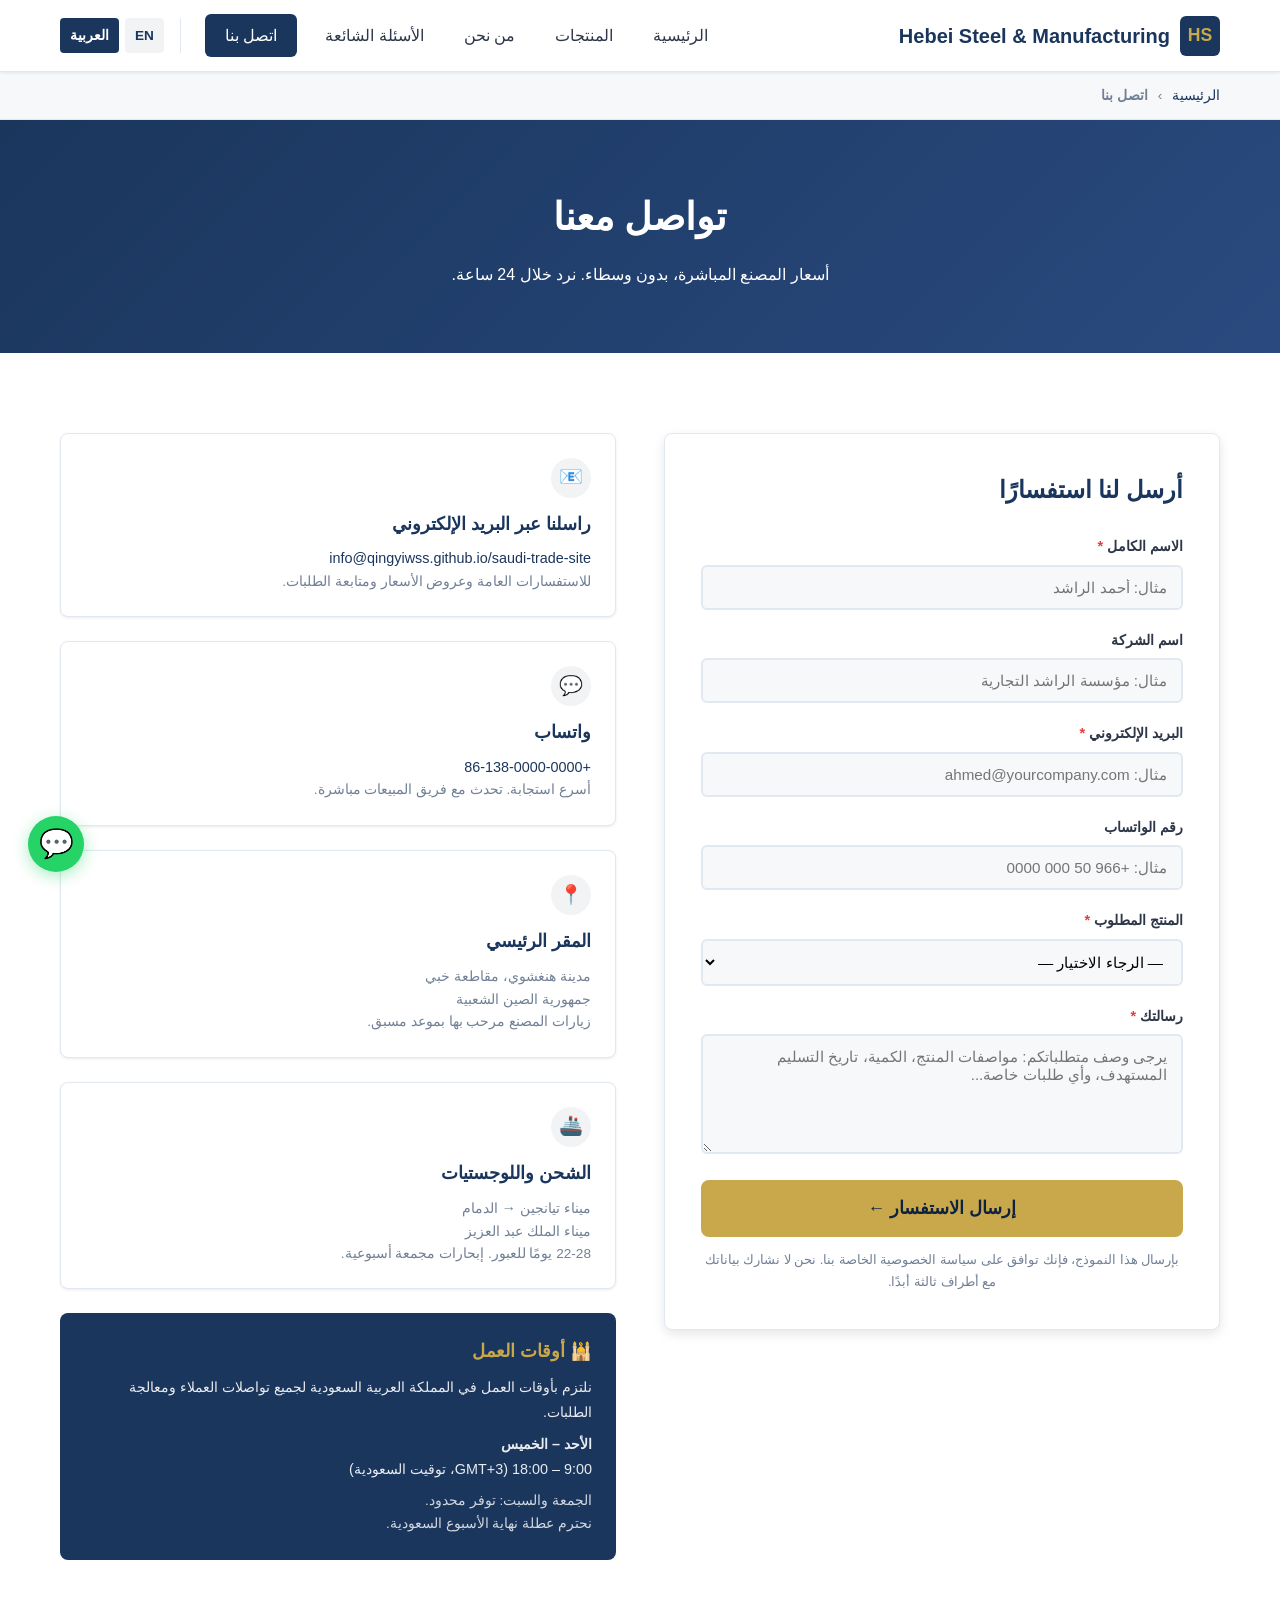
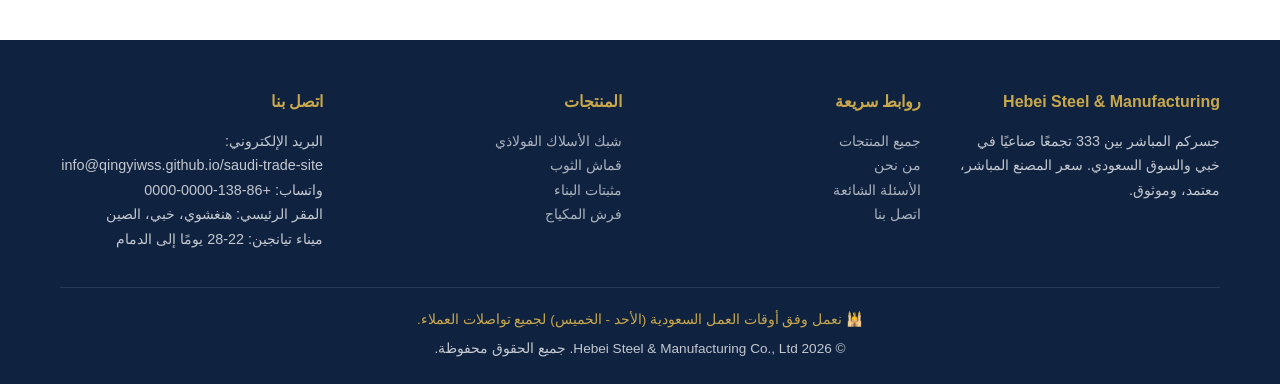
<file: ar/contact.html>
<!DOCTYPE html>
<html lang="ar" dir="rtl">
<head>
  <meta charset="UTF-8">
  <meta name="viewport" content="width=device-width, initial-scale=1.0">
  <title>اتصل بنا — احصل على أسعار المصنع المباشرة للاستيراد السعودي B2B | Hebei Steel & Manufacturing</title>
  <meta name="description" content="اتصل بـ Hebei Steel & Manufacturing للحصول على أسعار المصنع المباشرة لشبك الأسلاك الفولاذي، وقماش الثوب، ومثبتات البناء، وفرش المكياج. واتساب، بريد إلكتروني، أو نموذج اتصال. نخدم الشركات السعودية من الأحد إلى الخميس، 9:00-18:00 بتوقيت السعودية.">
  <meta name="keywords" content="اتصل بمصنع خبي السعودية, استفسار سعر المصنع السعودية, واتساب مورد صيني, تجارة B2B الصين السعودية اتصال, سعر مصنع خبي المباشر">
  <meta name="robots" content="index, follow">

  <!-- Open Graph -->
  <meta property="og:type" content="website">
  <meta property="og:title" content="اتصل بـ Hebei Steel & Manufacturing — احصل على أسعار المصنع المباشرة">
  <meta property="og:description" content="تواصل معنا عبر واتساب أو البريد الإلكتروني أو نموذج الاتصال. نرد خلال 24 ساعة خلال أوقات العمل السعودية (الأحد - الخميس، 9:00-18:00).">
  <meta property="og:url" content="https://qingyiwss.github.io/saudi-trade-site/ar/contact.html">
  <meta property="og:site_name" content="Hebei Steel & Manufacturing">

  <!-- Canonical -->
  <link rel="canonical" href="https://qingyiwss.github.io/saudi-trade-site/ar/contact.html">

  <!-- hreflang -->
  <link rel="alternate" hreflang="ar" href="https://qingyiwss.github.io/saudi-trade-site/ar/contact.html">
  <link rel="alternate" hreflang="en" href="https://qingyiwss.github.io/saudi-trade-site/contact.html">

  <link rel="stylesheet" href="../assets/css/style.css">

  <!-- JSON-LD BreadcrumbList Schema -->
  <script type="application/ld+json">
  {
    "@context": "https://schema.org",
    "@type": "BreadcrumbList",
    "itemListElement": [
      {
        "@type": "ListItem",
        "position": 1,
        "name": "الرئيسية",
        "item": "https://qingyiwss.github.io/saudi-trade-site/ar/index.html"
      },
      {
        "@type": "ListItem",
        "position": 2,
        "name": "اتصل بنا",
        "item": "https://qingyiwss.github.io/saudi-trade-site/ar/contact.html"
      }
    ]
  }
  </script>
</head>
<body>

  <!-- ========== HEADER ========== -->
  <header class="site-header" role="banner">
    <div class="header-inner">
      <div class="logo">
        <a href="index.html">
          <span class="logo-icon">HS</span>
          <span>Hebei Steel &amp; Manufacturing</span>
        </a>
      </div>

      <button class="menu-toggle" aria-label="تبديل قائمة التنقل" aria-expanded="false">
        <span></span>
        <span></span>
        <span></span>
      </button>

      <nav class="main-nav" role="navigation" aria-label="التنقل الرئيسي">
        <a href="index.html">الرئيسية</a>
        <a href="products.html">المنتجات</a>
        <a href="about.html">من نحن</a>
        <a href="faq.html">الأسئلة الشائعة</a>
        <a href="contact.html" class="nav-cta active">اتصل بنا</a>

        <div class="lang-switch">
          <a href="../contact.html" data-lang="en" aria-label="English">EN</a>
          <a href="#" data-lang="ar" class="active-lang" aria-label="العربية">العربية</a>
        </div>
      </nav>
    </div>
  </header>

  <!-- ========== BREADCRUMB ========== -->
  <nav class="breadcrumb" aria-label="مسار التنقل">
    <div class="container">
      <a href="index.html">الرئيسية</a> <span>›</span> <strong>اتصل بنا</strong>
    </div>
  </nav>

  <!-- ========== MAIN CONTENT ========== -->
  <main role="main">

    <!-- Contact Hero -->
    <section class="contact-hero" aria-labelledby="contact-hero-heading">
      <div class="container">
        <h1 id="contact-hero-heading">تواصل معنا</h1>
        <p>أسعار المصنع المباشرة، بدون وسطاء. نرد خلال 24 ساعة.</p>
      </div>
    </section>

    <!-- Contact Section -->
    <section class="section" aria-label="نموذج الاتصال والمعلومات">
      <div class="container">
        <div class="contact-grid">

          <!-- Contact Form -->
          <div>
            <div class="contact-form" id="contact-form-wrapper">
              <h2>أرسل لنا استفسارًا</h2>
              <form id="contact-form" action="https://formspree.io/f/your-form-id" method="POST" novalidate>

                <div class="form-group">
                  <label for="contact-name">الاسم الكامل <span class="required">*</span></label>
                  <input type="text" id="contact-name" name="name" placeholder="مثال: أحمد الراشد" required>
                  <span class="error-msg">يرجى إدخال اسمك الكامل.</span>
                </div>

                <div class="form-group">
                  <label for="contact-company">اسم الشركة</label>
                  <input type="text" id="contact-company" name="company" placeholder="مثال: مؤسسة الراشد التجارية">
                </div>

                <div class="form-group">
                  <label for="contact-email">البريد الإلكتروني <span class="required">*</span></label>
                  <input type="email" id="contact-email" name="email" placeholder="مثال: ahmed@yourcompany.com" required>
                  <span class="error-msg">يرجى إدخال بريد إلكتروني صحيح.</span>
                </div>

                <div class="form-group">
                  <label for="contact-whatsapp">رقم الواتساب</label>
                  <input type="tel" id="contact-whatsapp" name="whatsapp" placeholder="مثال: +966 50 000 0000">
                  <span class="error-msg">يرجى إدخال رقم هاتف صحيح مع رمز الدولة.</span>
                </div>

                <div class="form-group">
                  <label for="contact-interest">المنتج المطلوب <span class="required">*</span></label>
                  <select id="contact-interest" name="interest" required>
                    <option value="">— الرجاء الاختيار —</option>
                    <option value="steel-wire-mesh">شبك الأسلاك الفولاذي — إنشاءات وسياج</option>
                    <option value="thobe-fabric">قماش الثوب الأبيض — منسوجات</option>
                    <option value="construction-fasteners">مثبتات البناء — براغي، صواميل، قارنات</option>
                    <option value="makeup-brushes">فرش مكياج احترافية — مجموعات OEM</option>
                    <option value="multiple">منتجات متعددة / استفسار عام</option>
                    <option value="other">أخرى — يرجى التحديد في الرسالة</option>
                  </select>
                  <span class="error-msg">يرجى اختيار المنتج المطلوب.</span>
                </div>

                <div class="form-group">
                  <label for="contact-message">رسالتك <span class="required">*</span></label>
                  <textarea id="contact-message" name="message" placeholder="يرجى وصف متطلباتكم: مواصفات المنتج، الكمية، تاريخ التسليم المستهدف، وأي طلبات خاصة..." required></textarea>
                  <span class="error-msg">يرجى إدخال رسالتك (10 أحرف كحد أدنى).</span>
                </div>

                <button type="submit" class="btn btn-primary btn-lg" style="width:100%;">
                  إرسال الاستفسار ←
                </button>

                <p style="font-size:0.8rem;color:var(--color-text-light);margin-top:12px;text-align:center;">
                  بإرسال هذا النموذج، فإنك توافق على سياسة الخصوصية الخاصة بنا. نحن لا نشارك بياناتك مع أطراف ثالثة أبدًا.
                </p>
              </form>

              <!-- Success State -->
              <div class="form-success" id="form-success">
                <div class="success-icon">✅</div>
                <h3>شكرًا على استفسارك!</h3>
                <p>لقد استلمنا رسالتك وسنرد خلال <strong>24 ساعة</strong> خلال أوقات العمل السعودية (الأحد - الخميس).</p>
                <p style="margin-top:12px;">
                  <strong>للاستفسارات العاجلة:</strong><br>
                  واتساب: +86-138-0000-0000
                </p>
                <a href="products.html" class="btn btn-primary" style="margin-top:16px;">تصفح المنتجات ←</a>
              </div>
            </div>
          </div>

          <!-- Contact Info Sidebar -->
          <div class="contact-info-sidebar">

            <div class="contact-info-card">
              <div class="info-icon">📧</div>
              <h3>راسلنا عبر البريد الإلكتروني</h3>
              <p><a href="mailto:info@qingyiwss.github.io/saudi-trade-site">info@qingyiwss.github.io/saudi-trade-site</a></p>
              <p style="font-size:0.85rem;">للاستفسارات العامة وعروض الأسعار ومتابعة الطلبات.</p>
            </div>

            <div class="contact-info-card">
              <div class="info-icon">💬</div>
              <h3>واتساب</h3>
              <p><a href="https://wa.me/8613800000000" target="_blank" rel="noopener">+86-138-0000-0000</a></p>
              <p style="font-size:0.85rem;">أسرع استجابة. تحدث مع فريق المبيعات مباشرة.</p>
            </div>

            <div class="contact-info-card">
              <div class="info-icon">📍</div>
              <h3>المقر الرئيسي</h3>
              <p>مدينة هنغشوي، مقاطعة خبي<br>جمهورية الصين الشعبية</p>
              <p style="font-size:0.85rem;">زيارات المصنع مرحب بها بموعد مسبق.</p>
            </div>

            <div class="contact-info-card">
              <div class="info-icon">🚢</div>
              <h3>الشحن واللوجستيات</h3>
              <p>ميناء تيانجين → الدمام<br>ميناء الملك عبد العزيز</p>
              <p style="font-size:0.85rem;">22-28 يومًا للعبور. إبحارات مجمعة أسبوعية.</p>
            </div>

            <div class="business-hours">
              <h3>🕌 أوقات العمل</h3>
              <p>نلتزم بأوقات العمل في المملكة العربية السعودية لجميع تواصلات العملاء ومعالجة الطلبات.</p>
              <p style="margin-top:8px;">
                <strong>الأحد – الخميس</strong><br>
                9:00 – 18:00 (GMT+3، توقيت السعودية)
              </p>
              <p style="margin-top:8px;font-size:0.85rem;opacity:0.8;">
                الجمعة والسبت: توفر محدود.<br>
                نحترم عطلة نهاية الأسبوع السعودية.
              </p>
            </div>

          </div>
        </div>
      </div>
    </section>

  </main>

  <!-- ========== FOOTER ========== -->
  <footer class="site-footer" role="contentinfo">
    <div class="container">
      <div class="footer-grid">
        <div class="footer-col">
          <h4>Hebei Steel &amp; Manufacturing</h4>
          <p>جسركم المباشر بين 333 تجمعًا صناعيًا في خبي والسوق السعودي. سعر المصنع المباشر، معتمد، وموثوق.</p>
        </div>
        <div class="footer-col">
          <h4>روابط سريعة</h4>
          <ul>
            <li><a href="products.html">جميع المنتجات</a></li>
            <li><a href="about.html">من نحن</a></li>
            <li><a href="faq.html">الأسئلة الشائعة</a></li>
            <li><a href="contact.html">اتصل بنا</a></li>
          </ul>
        </div>
        <div class="footer-col">
          <h4>المنتجات</h4>
          <ul>
            <li><a href="products.html#steel-wire-mesh">شبك الأسلاك الفولاذي</a></li>
            <li><a href="products.html#thobe-fabric">قماش الثوب</a></li>
            <li><a href="products.html#construction-fasteners">مثبتات البناء</a></li>
            <li><a href="products.html#makeup-brushes">فرش المكياج</a></li>
          </ul>
        </div>
        <div class="footer-col">
          <h4>اتصل بنا</h4>
          <p>البريد الإلكتروني: info@qingyiwss.github.io/saudi-trade-site</p>
          <p>واتساب: +86-138-0000-0000</p>
          <p>المقر الرئيسي: هنغشوي، خبي، الصين</p>
          <p>ميناء تيانجين: 22-28 يومًا إلى الدمام</p>
        </div>
      </div>

      <div class="footer-bottom">
        <p class="business-note">🕌 نعمل وفق أوقات العمل السعودية (الأحد - الخميس) لجميع تواصلات العملاء.</p>
        <p>&copy; <span id="current-year">2026</span> Hebei Steel &amp; Manufacturing Co., Ltd. جميع الحقوق محفوظة.</p>
      </div>
    </div>
  </footer>

  <!-- WhatsApp Floating Button -->
  <a href="#" class="whatsapp-float" aria-label="تحدث معنا عبر واتساب" data-number="8613800000000" data-message="مرحبًا، أنا مهتم بمنتجاتكم للسوق السعودي. أرجو إرسال المزيد من المعلومات.">
    <span class="wa-icon">💬</span>
    <span class="whatsapp-tooltip">تحدث عبر واتساب</span>
  </a>

  <script src="../assets/js/main.js"></script>
</body>
</html>
</file>
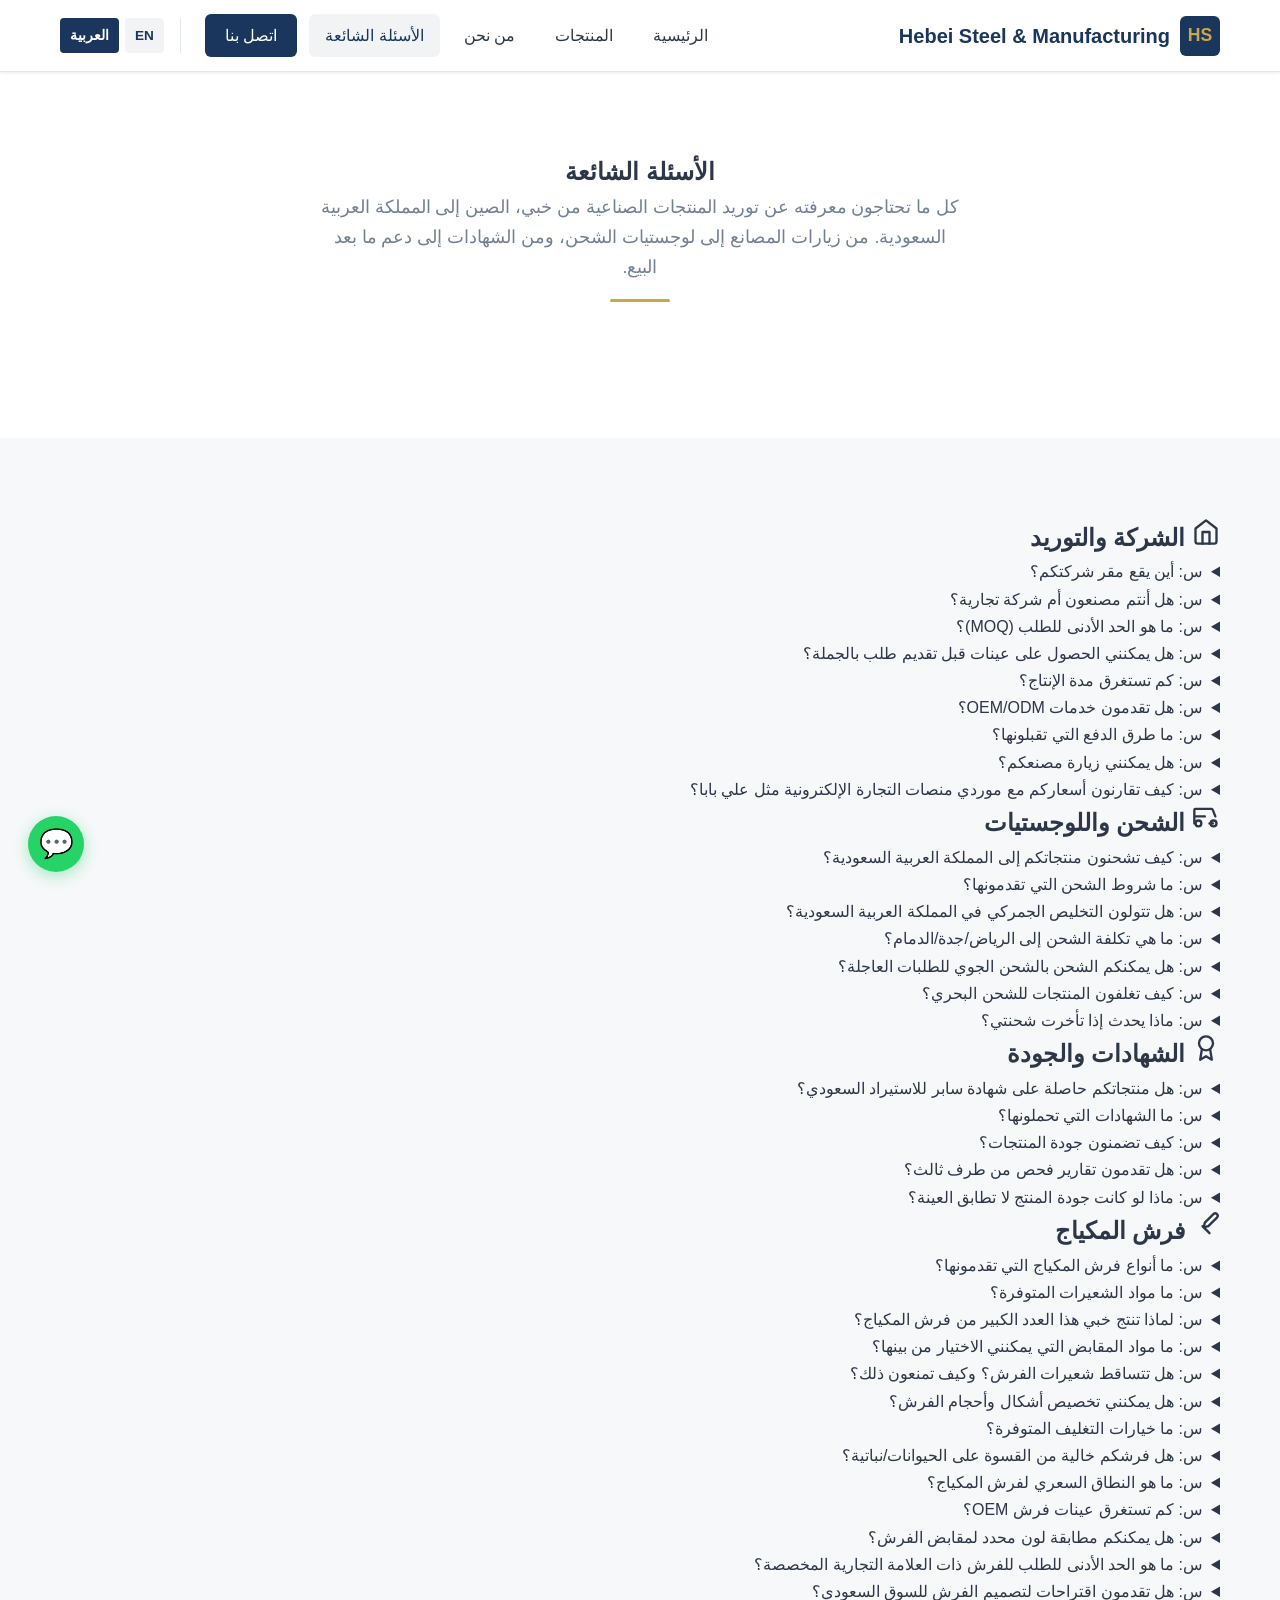
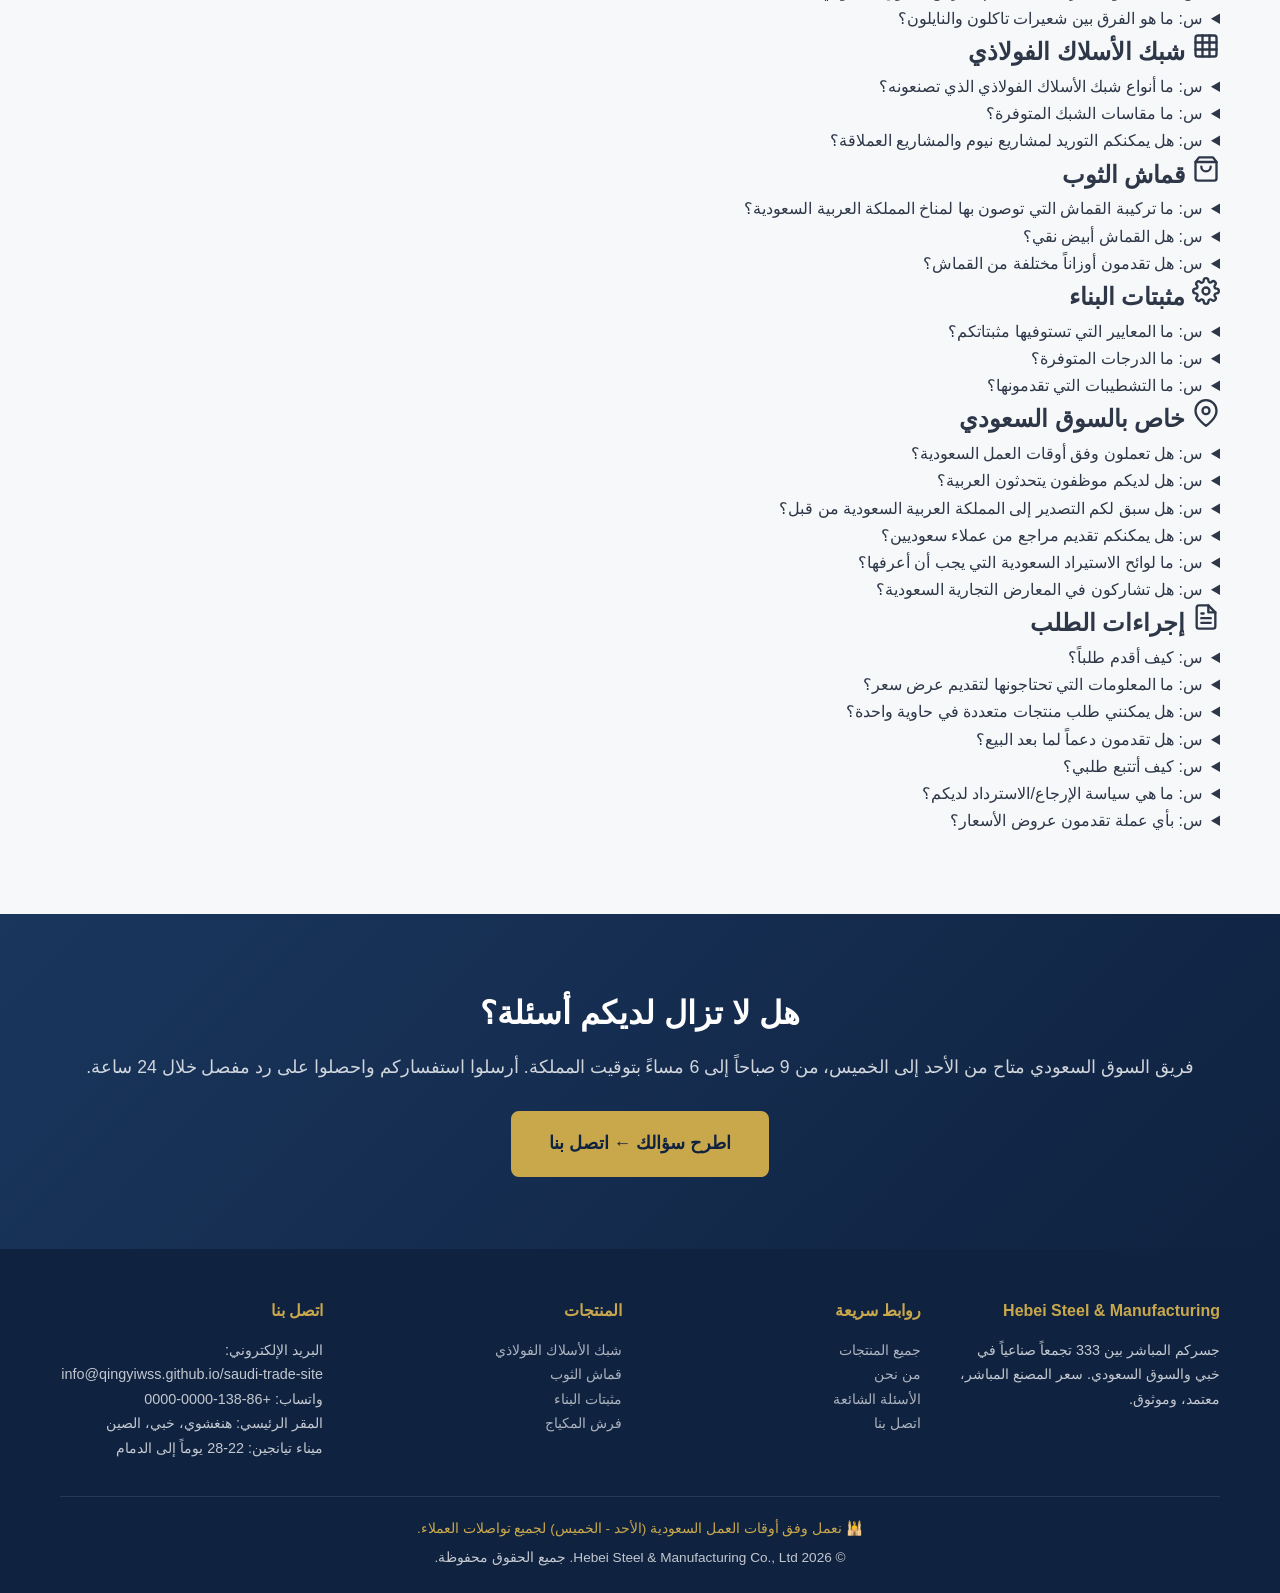
<file: ar/faq.html>
<!DOCTYPE html>
<html lang="ar" dir="rtl">
<head>
  <meta charset="UTF-8">
  <meta name="viewport" content="width=device-width, initial-scale=1.0">
  <title>الأسئلة الشائعة — كل ما تحتاج معرفته عن الاستيراد من خبي إلى المملكة العربية السعودية | Hebei Steel & Manufacturing</title>
  <meta name="description" content="الدليل الكامل للمستوردين السعوديين حول توريد شبك الأسلاك الفولاذي، وقماش الثوب، ومثبتات البناء، وفرش المكياج من خبي، الصين. إجابات شاملة عن الشحن، والشهادات، والحد الأدنى للطلب، والامتثال لمنصة سابر.">
  <meta name="keywords" content="أسئلة شائعة مصنع خبي السعودية, أسئلة استيراد من الصين, شهادة سابر, شحن إلى الدمام تيانجين, فرش مكياج OEM خبي, الحد الأدنى لطلب شبك فولاذي, استيراد قماش ثوب السعودية, B2B خبي السعودية">
  <meta name="robots" content="index, follow">

  <!-- Open Graph -->
  <meta property="og:type" content="website">
  <meta property="og:title" content="الأسئلة الشائعة — الاستيراد من خبي إلى المملكة العربية السعودية | Hebei Steel & Manufacturing">
  <meta property="og:description" content="إجابات عن 56 سؤالاً شائعاً حول التوريد المباشر من التجمعات الصناعية في خبي إلى المملكة العربية السعودية. الشحن، الشهادات، مواصفات المنتجات، وإجراءات الطلب.">
  <meta property="og:url" content="https://qingyiwss.github.io/saudi-trade-site/ar/faq.html">
  <meta property="og:site_name" content="Hebei Steel & Manufacturing">
  <meta property="og:locale" content="ar_SA">

  <!-- Canonical -->
  <link rel="canonical" href="https://qingyiwss.github.io/saudi-trade-site/ar/faq.html">

  <!-- hreflang bidirectional links -->
  <link rel="alternate" hreflang="ar" href="https://qingyiwss.github.io/saudi-trade-site/ar/faq.html">
  <link rel="alternate" hreflang="en" href="https://qingyiwss.github.io/saudi-trade-site/faq.html">

  <link rel="stylesheet" href="../assets/css/style.css">

  <!-- JSON-LD FAQPage Schema -->
  <script type="application/ld+json">
  {
    "@context": "https://schema.org",
    "@type": "FAQPage",
    "mainEntity": [
      {
        "@type": "Question",
        "name": "أين يقع مقر شركتكم؟",
        "acceptedAnswer": {
          "@type": "Answer",
          "text": "يقع مقرنا الرئيسي ومركز تنسيق الإنتاج في مدينة هنغشوي بمقاطعة خبي، الصين. تحيط خبي بالعاصمة بكين وتُعد أكبر مقاطعة صناعية في الصين، حيث تضم 333 تجمعاً صناعياً متخصصاً. يمنحنا موقعنا الاستراتيجي على بُعد 300 كم من ميناء تيانجين ميزة لوجستية كبيرة للشحنات المتجهة إلى المملكة العربية السعودية."
        }
      },
      {
        "@type": "Question",
        "name": "هل أنتم مصنعون أم شركة تجارية؟",
        "acceptedAnswer": {
          "@type": "Answer",
          "text": "نحن مؤسسة توريد مباشر من المصانع بجذور راسخة في التجمعات الصناعية في خبي. على عكس الشركات التجارية التقليدية التي تشتري وتعيد البيع بهامش ربح، نحتفظ بشراكات مباشرة مع مصانع متخصصة في جميع التجمعات الصناعية في خبي. يمنحكم هذا النموذج أسعار المصنع المباشرة مع ميزة إضافية تتمثل في مراقبة الجودة الموحدة ومعالجة المستندات وتنسيق الخدمات اللوجستية."
        }
      },
      {
        "@type": "Question",
        "name": "كيف تشحنون منتجاتكم إلى المملكة العربية السعودية؟",
        "acceptedAnswer": {
          "@type": "Answer",
          "text": "نقوم بالشحن البحري من ميناء تيانجين إلى ميناء الدمام الإسلامي (ميناء الملك عبد العزيز) بمدة عبور تتراوح بين 22 و28 يوماً. يُعد ميناء تيانجين من بين أكبر 10 موانئ حاويات في العالم مع رحلات مباشرة منتظمة إلى الخليج العربي. يتوفر الشحن الجوي إلى الرياض أو الدمام للطلبات العاجلة بمدة عبور تتراوح بين 3 و5 أيام."
        }
      },
      {
        "@type": "Question",
        "name": "هل منتجاتكم حاصلة على شهادة سابر للاستيراد السعودي؟",
        "acceptedAnswer": {
          "@type": "Answer",
          "text": "نعم، يمكن شحن جميع منتجاتنا مع شهادة المطابقة سابر (CoC) ووثائق الامتثال لهيئة المواصفات والمقاييس السعودية (SASO). نتولى عملية التسجيل في منصة سابر الإلكترونية وننسق مع جهات الاعتماد المعتمدة لضمان تخليص شحنتكم في الجمارك السعودية دون تأخير."
        }
      },
      {
        "@type": "Question",
        "name": "ما أنواع فرش المكياج التي تقدمونها؟",
        "acceptedAnswer": {
          "@type": "Answer",
          "text": "نقدم مجموعة كاملة تشمل: فرش الوجه (كريم الأساس، البودرة، أحمر الخدود، الكونتور، الهايلايتر)، وفرش العيون (الدمج، التظليل، التجعيد، الآيلاينر، الحواجب)، وفرش الشفاه، ومجموعات كاملة من 5 قطع إلى 24 قطعة. تتوفر أيضاً فرش فردية وتكوينات مخصصة لطلبات OEM."
        }
      },
      {
        "@type": "Question",
        "name": "ما هو الحد الأدنى للطلب (MOQ)؟",
        "acceptedAnswer": {
          "@type": "Answer",
          "text": "يختلف الحد الأدنى للطلب حسب فئة المنتج: شبك الأسلاك الفولاذي يبدأ من 500 متر مربع، قماش الثوب من 1,000 متر، مثبتات البناء من 1,000 قطعة، وفرش المكياج من 500 مجموعة لكل تصميم. يمكننا في بعض الأحيان تلبية طلبات تجريبية بسعر أعلى قليلاً للوحدة — تواصلوا معنا بمتطلباتكم."
        }
      },
      {
        "@type": "Question",
        "name": "كم تستغرق مدة الإنتاج؟",
        "acceptedAnswer": {
          "@type": "Answer",
          "text": "تتراوح فترات الإنتاج من 15 إلى 45 يوماً حسب فئة المنتج وكمية الطلب ومستوى التخصيص. المنتجات المخزنة تشحن بشكل أسرع (7-10 أيام). الطلبات المخصصة OEM، خاصة فرش المكياج ذات العلامة التجارية المخصصة، تستغرق عادةً من 21 إلى 30 يوماً للإنتاج."
        }
      },
      {
        "@type": "Question",
        "name": "ما طرق الدفع التي تقبلونها؟",
        "acceptedAnswer": {
          "@type": "Answer",
          "text": "نقبل التحويل البنكي T/T (دفعة مقدمة 30%، والرصيد 70% قبل الشحن)، والاعتماد المستندي (L/C) غير القابل للإلغاء لدى الاطلاع، وويسترن يونيون لطلبات العينات. للعملاء ذوي السجل الموثق لأكثر من 3 طلبات، يمكننا تقديم شروط أكثر مرونة تشمل T/T بدفعة مقدمة 30% مع 70% مقابل صورة من مستندات الشحن."
        }
      },
      {
        "@type": "Question",
        "name": "هل يمكنني زيارة مصنعكم؟",
        "acceptedAnswer": {
          "@type": "Answer",
          "text": "نعم، نرحب بزيارات المصانع ونشجع عليها بشدة. نساعد في توفير خطابات الدعوة المطلوبة لطلب تأشيرة العمل الصينية (تأشيرة M). نوصي بالزيارة خلال الربيع (مارس-مايو) أو الخريف (سبتمبر-نوفمبر) لأفضل الأحوال الجوية. نوفر خدمة الاستقبال من مطار بكين الدولي."
        }
      },
      {
        "@type": "Question",
        "name": "هل تتولون التخليص الجمركي في المملكة العربية السعودية؟",
        "acceptedAnswer": {
          "@type": "Answer",
          "text": "نوفر جميع المستندات اللازمة للتخليص الجمركي السعودي — بما في ذلك شهادة المطابقة سابر وشهادات الامتثال SASO والفاتورة التجارية وقائمة التعبئة وبوليصة الشحن — ولكن عملية التخليص الجمركي الفعلية في ميناء الدخول يتولاها المشتري أو وسيطه الجمركي المعين في المملكة. يمكننا التوصية بوكلاء تخليص جمركي موثوقين في الدمام والرياض وجدة."
        }
      }
    ]
  }
  </script>

  <!-- JSON-LD BreadcrumbList Schema -->
  <script type="application/ld+json">
  {
    "@context": "https://schema.org",
    "@type": "BreadcrumbList",
    "itemListElement": [
      {
        "@type": "ListItem",
        "position": 1,
        "name": "الرئيسية",
        "item": "https://qingyiwss.github.io/saudi-trade-site/ar/index.html"
      },
      {
        "@type": "ListItem",
        "position": 2,
        "name": "الأسئلة الشائعة",
        "item": "https://qingyiwss.github.io/saudi-trade-site/ar/faq.html"
      }
    ]
  }
  </script>
</head>
<body>

  <!-- ========== HEADER ========== -->
  <header class="site-header" role="banner">
    <div class="header-inner">
      <div class="logo">
        <a href="index.html">
          <span class="logo-icon">HS</span>
          <span>Hebei Steel &amp; Manufacturing</span>
        </a>
      </div>

      <button class="menu-toggle" aria-label="تبديل قائمة التنقل" aria-expanded="false">
        <span></span>
        <span></span>
        <span></span>
      </button>

      <nav class="main-nav" role="navigation" aria-label="التنقل الرئيسي">
        <a href="index.html">الرئيسية</a>
        <a href="products.html">المنتجات</a>
        <a href="about.html">من نحن</a>
        <a href="faq.html" class="active">الأسئلة الشائعة</a>
        <a href="contact.html" class="nav-cta">اتصل بنا</a>

        <div class="lang-switch">
          <a href="../faq.html" data-lang="en" aria-label="English">EN</a>
          <a href="#" data-lang="ar" class="active-lang" aria-label="العربية">العربية</a>
        </div>
      </nav>
    </div>
  </header>

  <!-- ========== MAIN CONTENT ========== -->
  <main role="main">

    <!-- Page Header -->
    <section class="section" aria-labelledby="faq-heading">
      <div class="container">
        <div class="section-header">
          <h1 id="faq-heading">الأسئلة الشائعة</h1>
          <p>كل ما تحتاجون معرفته عن توريد المنتجات الصناعية من خبي، الصين إلى المملكة العربية السعودية. من زيارات المصانع إلى لوجستيات الشحن، ومن الشهادات إلى دعم ما بعد البيع.</p>
          <div class="underline"></div>
        </div>
      </div>
    </section>

    <!-- FAQ Content -->
    <section class="section section-alt" aria-label="فئات الأسئلة الشائعة">
      <div class="container">

        <!-- ===== الشركة والتوريد ===== -->
        <div class="faq-category" id="company-sourcing">
          <h2 class="faq-category-title">
            <span class="faq-cat-icon">
              <svg width="28" height="28" viewBox="0 0 24 24" fill="none" stroke="currentColor" stroke-width="2" stroke-linecap="round" stroke-linejoin="round"><path d="M3 9l9-7 9 7v11a2 2 0 0 1-2 2H5a2 2 0 0 1-2-2z"/><polyline points="9 22 9 12 15 12 15 22"/></svg>
            </span>
            الشركة والتوريد
          </h2>

          <details class="faq-item">
            <summary>س: أين يقع مقر شركتكم؟</summary>
            <div class="faq-answer">
              <p>يقع مقرنا الرئيسي ومركز تنسيق الإنتاج في مدينة هنغشوي بمقاطعة خبي، الصين. تحيط خبي بالعاصمة بكين وتُعد أكبر مقاطعة صناعية في الصين، حيث تضم 333 تجمعاً صناعياً متخصصاً. يمنحنا موقعنا الاستراتيجي على بُعد 300 كم من ميناء تيانجين ميزة لوجستية كبيرة للشحنات المتجهة إلى المملكة العربية السعودية. ننسق الإنتاج عبر عدة تجمعات متخصصة: أنبينغ لشبك الأسلاك، ويونغنيان للمثبتات، ومقاطعة تشينغ (تسانغتشو) لفرش التجميل، وقاويانغ للمنسوجات.</p>
            </div>
          </details>

          <details class="faq-item">
            <summary>س: هل أنتم مصنعون أم شركة تجارية؟</summary>
            <div class="faq-answer">
              <p>نحن مؤسسة توريد مباشر من المصانع بجذور راسخة في التجمعات الصناعية في خبي. على عكس الشركات التجارية التقليدية التي تشتري وتعيد البيع بهامش ربح، نحتفظ بشراكات مباشرة مع مصانع متخصصة في جميع التجمعات الصناعية البالغ عددها 333 تجمعاً في خبي. يمنحكم هذا النموذج أسعار المصنع المباشرة مع ميزة إضافية تتمثل في مراقبة الجودة الموحدة ومعالجة المستندات وتنسيق الخدمات اللوجستية — مما يتيح لكم الحصول على مزايا التسعير للعمل مع المصانع الفردية بالإضافة إلى راحة نقطة اتصال واحدة لجميع احتياجات التوريد.</p>
            </div>
          </details>

          <details class="faq-item">
            <summary>س: ما هو الحد الأدنى للطلب (MOQ)؟</summary>
            <div class="faq-answer">
              <p>يختلف الحد الأدنى للطلب حسب فئة المنتج ويتم تحديده لضمان عمليات إنتاج فعالة من حيث التكلفة: شبك الأسلاك الفولاذي يبدأ من 500 متر مربع لكل مواصفة، قماش الثوب من 1,000 متر لكل تركيبة، مثبتات البناء من 1,000 قطعة لكل مقاس/درجة، وفرش المكياج من 500 مجموعة لكل تصميم. للطلبات التجريبية أو طلبات العينات التي تقل عن الحد الأدنى القياسي، يمكننا في كثير من الأحيان تلبيتها بسعر معدل قليلاً للوحدة. تواصلوا معنا بمتطلباتكم المحددة للحصول على إرشادات مخصصة حول الحد الأدنى للطلب.</p>
            </div>
          </details>

          <details class="faq-item">
            <summary>س: هل يمكنني الحصول على عينات قبل تقديم طلب بالجملة؟</summary>
            <div class="faq-answer">
              <p>نعم، نشجع على تقييم العينات قبل الالتزام بالطلبات الكبيرة. بالنسبة للمنتجات المخزنة القياسية، نقوم بشحن العينات خلال 3-5 أيام عمل. تكاليف العينات: تدفعون رسوم العينة ورسوم الشحن السريع (DHL/FedEx/UPS، عادةً 30-80 دولاراً إلى المملكة العربية السعودية حسب الوزن). بالنسبة للعينات المخصصة OEM (مثلاً تصاميم فرش المكياج المخصصة)، هناك رسوم بسيطة للأدوات/التجهيز تُسترد عند تقديم أول طلب بالجملة. يستغرق تسليم العينات إلى المملكة عادةً 5-7 أيام عمل عبر الشحن السريع الدولي.</p>
            </div>
          </details>

          <details class="faq-item">
            <summary>س: كم تستغرق مدة الإنتاج؟</summary>
            <div class="faq-answer">
              <p>تتراوح فترات الإنتاج من 15 إلى 45 يوماً، وتختلف حسب فئة المنتج وكمية الطلب ومستوى التخصيص. المنتجات المخزنة/القياسية: 7-15 يوماً. شبك الأسلاك الفولاذي: 15-25 يوماً. مثبتات البناء: 15-25 يوماً. قماش الثوب: 15-20 يوماً للتركيبات القياسية، و20-30 يوماً للخلطات المخصصة. فرش المكياج OEM: 21-30 يوماً بعد اعتماد العينة (يستغرق تطوير العينة 7-21 يوماً إضافية). الطلبات الكبيرة (حمولة حاويات) قد تستغرق 30-45 يوماً. نوفر جداول زمنية مؤكدة للإنتاج في الفاتورة الأولية.</p>
            </div>
          </details>

          <details class="faq-item">
            <summary>س: هل تقدمون خدمات OEM/ODM؟</summary>
            <div class="faq-answer">
              <p>نعم، خدمات التصنيع حسب الطلب (OEM) والتصميم حسب الطلب (ODM) هي جزء أساسي من خدماتنا، خاصة لفرش المكياج والمثبتات المخصصة. بالنسبة لفرش المكياج، يمكننا تخصيص مادة الشعيرات، وشكل المقبض، واللون (مطابقة نظام PMS)، وتشطيب الحلقة المعدنية، والتغليف بشعار علامتكم التجارية. بالنسبة للمثبتات، يمكننا الإنتاج وفق مواصفاتكم الدقيقة بما في ذلك المقاسات غير القياسية وعلامات الرأس المخصصة. يبدأ الحد الأدنى لطلبات OEM من 500 مجموعة للفرش و1,000 قطعة للمثبتات المخصصة.</p>
            </div>
          </details>

          <details class="faq-item">
            <summary>س: ما طرق الدفع التي تقبلونها؟</summary>
            <div class="faq-answer">
              <p>نقبل عدة طرق دفع لتلبية تفضيلات المشترين المختلفة: التحويل البنكي T/T (دفعة مقدمة 30% لتأكيد الطلب، والرصيد 70% قبل الشحن — وهي شروطنا القياسية)، والاعتماد المستندي غير القابل للإلغاء (L/C) لدى الاطلاع من البنوك السعودية الكبرى، وويسترن يونيون لمدفوعات العينات الصغيرة. للعملاء ذوي السجل الموثق لأكثر من 3 طلبات، يمكننا تقديم شروط أكثر مرونة تشمل T/T بدفعة مقدمة 30% مع 70% مقابل صورة ممسوحة ضوئياً من مستندات الشحن (بوليصة الشحن). جميع المدفوعات بالدولار الأمريكي.</p>
            </div>
          </details>

          <details class="faq-item">
            <summary>س: هل يمكنني زيارة مصنعكم؟</summary>
            <div class="faq-answer">
              <p>بالتأكيد — نرحب بزيارات المصانع ونشجع عليها بشدة. رؤية بيئة الإنتاج عن كثب تبني الثقة وتساعدكم على فهم التزامنا بالجودة. نساعد في توفير خطابات الدعوة المطلوبة لطلب تأشيرة العمل الصينية (تأشيرة M). مواسم الزيارة الموصى بها: الربيع (مارس-مايو) والخريف (سبتمبر-نوفمبر) لأفضل الأحوال الجوية. نوفر خدمة الاستقبال من مطار بكين العاصمة الدولي (PEK) أو مطار بكين داشينغ الدولي (PKX)، وكلاهما يبعد حوالي 2.5 ساعة بالقطار فائق السرعة أو السيارة. توصيات الإقامة متاحة عند الطلب.</p>
            </div>
          </details>

          <details class="faq-item">
            <summary>س: كيف تقارنون أسعاركم مع موردي منصات التجارة الإلكترونية مثل علي بابا؟</summary>
            <div class="faq-answer">
              <p>نموذجنا المباشر من المصنع يلغي طبقات متعددة من الوسطاء وهوامش المنصات الموجودة عادةً في الأسواق الإلكترونية. عند الشراء عبر منصات مثل علي بابا، قد تدفعون رسوم عضوية البائع، وعمولات المعاملات، وهوامش وسطاء متعددين. معنا، تتواصلون مباشرة مع فريق الإنتاج وتحصلون على أسعار المصنع الحقيقية. بالإضافة إلى ذلك، نوفر مراقبة جودة موحدة عبر فئات المنتجات المتعددة — وهو أمر يصعب تحقيقه عند التوريد من بائعين منفصلين على المنصات الإلكترونية. بالنسبة للطلبات الكبيرة والمتكررة، يوفر نموذجنا المباشر عادةً توفيراً بنسبة 8-15% مقارنة بأسعار المنصات الإلكترونية للمنتجات المعادلة.</p>
            </div>
          </details>
        </div>

        <!-- ===== الشحن واللوجستيات ===== -->
        <div class="faq-category" id="shipping-logistics">
          <h2 class="faq-category-title">
            <span class="faq-cat-icon">
              <svg width="28" height="28" viewBox="0 0 24 24" fill="none" stroke="currentColor" stroke-width="2" stroke-linecap="round" stroke-linejoin="round"><circle cx="5.5" cy="17.5" r="2.5"/><circle cx="18.5" cy="17.5" r="2.5"/><path d="M3 17.5H2V6a1 1 0 0 1 1-1h13.79a1 1 0 0 1 .94.66L20 11.5"/><path d="M15 17.5h3"/><path d="M3 11.5h8"/></svg>
            </span>
            الشحن واللوجستيات
          </h2>

          <details class="faq-item">
            <summary>س: كيف تشحنون منتجاتكم إلى المملكة العربية السعودية؟</summary>
            <div class="faq-answer">
              <p>خط الشحن الرئيسي لدينا هو الشحن البحري من ميناء تيانجين (أحد أكبر 10 موانئ حاويات في العالم) إلى ميناء الدمام الإسلامي (ميناء الملك عبد العزيز)، بمدة عبور نموذجية تتراوح بين 22 و28 يوماً. يتمتع ميناء تيانجين برحلات مباشرة متكررة إلى الخليج العربي عبر شركات شحن كبرى تشمل COSCO وميرسك وCMA CGM. للطلبات العاجلة، نوفر أيضاً الشحن الجوي من مطار بكين العاصمة الدولي (PEK) إلى مطار الملك خالد الدولي (RUH) في الرياض أو مطار الملك فهد الدولي (DMM) في الدمام، بمدة عبور 3-5 أيام وبتكلفة شحن أعلى.</p>
            </div>
          </details>

          <details class="faq-item">
            <summary>س: ما شروط الشحن التي تقدمونها؟</summary>
            <div class="faq-answer">
              <p>نقدم بشكل أساسي شرط FOB تيانجين (التسليم على ظهر السفينة)، حيث يتحمل المشتري المسؤولية والتكلفة بمجرد تحميل البضائع على السفينة في ميناء تيانجين. يتوفر أيضاً شرط CIF الدمام (التكلفة والتأمين والشحن)، حيث نقوم بترتيب ودفع أجرة الشحن البحري والتأمين إلى ميناء الدمام — وهذا مناسب للمستوردين لأول مرة الذين يفضلون سعر تسليم واحد. للمستوردين ذوي الخبرة الذين يرغبون في إدارة لوجستياتهم بأنفسهم، يوفر شرط FOB عادةً شفافية أفضل في التكاليف. يمكننا أيضاً تقديم عرض سعر CFR (التكلفة والشحن) بدون تأمين إذا كنتم تفضلون ذلك.</p>
            </div>
          </details>

          <details class="faq-item">
            <summary>س: هل تتولون التخليص الجمركي في المملكة العربية السعودية؟</summary>
            <div class="faq-answer">
              <p>نوفر جميع المستندات اللازمة للتخليص الجمركي السعودي — بما في ذلك شهادة المطابقة سابر وشهادات الامتثال SASO والفاتورة التجارية وقائمة التعبئة وبوليصة الشحن — ولكن عملية التخليص الجمركي الفعلية عند ميناء الدخول يتولاها المشتري أو وسيطه الجمركي المعين في المملكة العربية السعودية. يمكننا التوصية بوكلاء تخليص جمركي مرخصين وموثوقين يعملون في ميناء الدمام وميناء الرياض الجاف وميناء جدة الإسلامي، ولديهم خبرة في الشحنات ذات المنشأ الصيني. يستغرق التخليص الجمركي عادةً 2-5 أيام عمل مع اكتمال المستندات.</p>
            </div>
          </details>

          <details class="faq-item">
            <summary>س: ما هي تكلفة الشحن إلى الرياض/جدة/الدمام؟</summary>
            <div class="faq-answer">
              <p>تعتمد تكاليف الشحن على حجم الشحنة (بالمتر المكعب)، والوزن، ونوع الحاوية (20 قدماً أو 40 قدماً)، وأسعار الشحن الحالية التي تتغير موسمياً. كمرجع عام: تتراوح تكلفة حاوية 20 قدماً من تيانجين إلى الدمام عادةً بين 1,500 و2,800 دولار أمريكي، بينما تتراوح حاوية 40 قدماً بين 2,200 و4,000 دولار أمريكي. تُسعر شحنات LCL (أقل من حمولة حاوية) بالمتر المكعب، حوالي 80-150 دولاراً للمتر المكعب. للوجهات الداخلية مثل الرياض، أضيفوا حوالي 400-700 دولار للنقل البري من الدمام. نوفر عروض أسعار شحن دقيقة مع كل فاتورة أولية بناءً على أسعار خطوط الشحن الحالية.</p>
            </div>
          </details>

          <details class="faq-item">
            <summary>س: هل يمكنكم الشحن بالشحن الجوي للطلبات العاجلة؟</summary>
            <div class="faq-answer">
              <p>نعم، الشحن الجوي متاح للطلبات الحساسة زمنياً. نقوم بالشحن عبر مطار بكين العاصمة الدولي (PEK) أو مطار تيانجين بينهاي الدولي (TSN) إلى الرياض (RUH) أو الدمام (DMM). مدة العبور الجوي 3-5 أيام من الباب إلى المطار. تبلغ تكلفة الشحن الجوي حوالي 3.50-6.00 دولارات للكيلوغرام حسب الحجم ورسوم الوقود الحالية. هذا الخيار هو الأكثر اقتصاداً للسلع عالية القيمة ومنخفضة الحجم مثل مجموعات فرش المكياج الفاخرة أو شحنات العينات. بالنسبة للمنتجات الصناعية الثقيلة مثل شبك الفولاذ أو المثبتات، يظل الشحن البحري الخيار الأمثل من حيث التكلفة.</p>
            </div>
          </details>

          <details class="faq-item">
            <summary>س: كيف تغلفون المنتجات للشحن البحري؟</summary>
            <div class="faq-answer">
              <p>تُغلف جميع المنتجات وفق معايير التصدير المصممة لتحمل قسوة النقل البحري ومراحل المناولة المتعددة. شبك الأسلاك الفولاذي: يُلف ويُغلف بورق كرافت مقاوم للماء + غشاء بلاستيكي، ويُثبت على منصات خشبية معقمة. قماش الثوب: يُلف على بكرات صناعية، ويُغلف بغشاء PE مقاوم للرطوبة، ويُعبأ في أكياس بولي بروبيلين منسوجة، ويوضع على منصات. المثبتات: تُعبأ في كراتين ثم تُثبت على منصات بأشرطة فولاذية، أو في صناديق خشب رقائقي للقطع الثقيلة. فرش المكياج: فرش فردية في أكياس OPP، ومجموعات في علب ملونة، وصناديق رئيسية، وتوضع على منصات. تُقدم شهادات تبخير عند استخدام عبوات خشبية.</p>
            </div>
          </details>

          <details class="faq-item">
            <summary>س: ماذا يحدث إذا تأخرت شحنتي؟</summary>
            <div class="faq-answer">
              <p>نحن نراقب جميع الشحنات بشكل نشط ونخطركم فوراً في حالة وجود أي تأخير محتمل. على الرغم من أن معظم الشحنات تصل في الموعد المحدد، إلا أنه في حالات نادرة قد تحدث تأخيرات بسبب ازدحام الموانئ أو تأخر جداول السفن أو الظروف الجوية. في هذه الحالات نقوم بما يلي: (1) إخطاركم فوراً مع توضيح سبب التأخير والمدة المتوقعة الجديدة للوصول؛ (2) العمل مع شركة الشحن لتحديد أولويات حاويتكم عند الإمكان؛ (3) تزويدكم بتحديثات فورية لتتبع الحاوية. بالنسبة للتأخيرات الناتجة عن إهمال من جانبنا في الحجز أو التوثيق، نتحمل أي تكاليف إضافية ذات صلة. ننصح بالتخطيط لمدة أسبوع إضافي في جداول المشاريع كاحتياط زمني.</p>
            </div>
          </details>
        </div>

        <!-- ===== الشهادات والجودة ===== -->
        <div class="faq-category" id="certifications-quality">
          <h2 class="faq-category-title">
            <span class="faq-cat-icon">
              <svg width="28" height="28" viewBox="0 0 24 24" fill="none" stroke="currentColor" stroke-width="2" stroke-linecap="round" stroke-linejoin="round"><circle cx="12" cy="8" r="6"/><path d="M15.477 12.89L17 22l-5-3-5 3 1.523-9.11"/></svg>
            </span>
            الشهادات والجودة
          </h2>

          <details class="faq-item">
            <summary>س: هل منتجاتكم حاصلة على شهادة سابر للاستيراد السعودي؟</summary>
            <div class="faq-answer">
              <p>نعم، يمكن شحن جميع منتجاتنا مع شهادة المطابقة سابر (CoC) الصادرة عبر منصة سابر الإلكترونية السعودية. نتولى عملية التسجيل ونتنسق مع جهات الاعتماد المعتمدة من SASO (مثل SGS وBureau Veritas وTÜV Rheinland وIntertek) ونضمن استيفاء منتجاتكم للوائح الفنية المعمول بها من SASO قبل الشحن. شهادة المطابقة سابر إلزامية للتخليص الجمركي في المملكة العربية السعودية، ونقوم بتضمين تكلفة الشهادة في عروض أسعار CIF أو يمكن توفيرها كبند خدمة منفصل لشحنات FOB.</p>
            </div>
          </details>

          <details class="faq-item">
            <summary>س: ما الشهادات التي تحملونها؟</summary>
            <div class="faq-answer">
              <p>يحمل شركاؤنا في التصنيع شهادات معترف بها دولياً تشمل ISO 9001:2015 (أنظمة إدارة الجودة) عبر جميع خطوط الإنتاج. شهادات محددة حسب المنتج: شبك الأسلاك الفولاذي — ISO 9001، تقارير اختبار المواد من SGS؛ المثبتات — ISO 898-1 (الخصائص الميكانيكية)، الامتثال لمعايير ASTM A325/A563؛ قماش الثوب — OEKO-TEX Standard 100، الامتثال للائحة REACH؛ فرش المكياج — الامتثال للوائح REACH وRoHS وتشريع كاليفورنيا Proposition 65 لسلامة المستهلك. يمكننا تقديم نسخ من جميع الشهادات ذات الصلة عند الطلب.</p>
            </div>
          </details>

          <details class="faq-item">
            <summary>س: كيف تضمنون جودة المنتجات؟</summary>
            <div class="faq-answer">
              <p>نطبق نظاماً لمراقبة الجودة من ثلاث مراحل: (1) فحص المواد الخام الواردة — تُختبر جميع المواد الخام (أسلاك الفولاذ، خيوط النسيج، ألياف الشعيرات، المعادن) للتأكد من التركيب والامتثال للمواصفات قبل بدء الإنتاج؛ (2) مراقبة الجودة أثناء العملية — فحص عينات عشوائية وقياسات في مراحل الإنتاج الحرجة مع التعديل والتصحيح الفوري؛ (3) الفحص النهائي قبل الشحن — نجري فحص عينات بمستوى جودة مقبول AQL 2.5 على البضائع النهائية، للتحقق من الأبعاد والمظهر والوظيفة والتغليف مقابل العينة المعتمدة أو ورقة المواصفات. تتم مشاركة تقارير الفحص قبل الإفراج عن الشحنة.</p>
            </div>
          </details>

          <details class="faq-item">
            <summary>س: هل تقدمون تقارير فحص من طرف ثالث؟</summary>
            <div class="faq-answer">
              <p>نعم، نرحب ونسهل عمليات التفتيش من طرف ثالث. يمكن للمشترين الاستعانة بشركات تفتيش مستقلة تشمل SGS وBureau Veritas وTÜV Rheinland وIntertek لإجراء فحوصات ما قبل الشحن في مصانعنا. يتحمل المشتري تكلفة الفحص (عادةً 300-500 دولار لليوم الواحد للشخص). نقوم بتنسيق المواعيد وتوفير الوصول إلى خطوط الإنتاج والسلع النهائية وضمان حصول المفتشين على جميع المستندات اللازمة. توفر تقارير التفتيش من طرف ثالث تحققاً مستقلاً وراحة بال إضافية، خاصة للطلبات الأولى.</p>
            </div>
          </details>

          <details class="faq-item">
            <summary>س: ماذا لو كانت جودة المنتج لا تطابق العينة؟</summary>
            <div class="faq-answer">
              <p>ضمان الجودة مكفول في عقد البيع الخاص بنا. إذا تم التحقق من أن البضائع المستلمة تختلف مادياً عن العينة المعتمدة أو المواصفات التعاقدية (مؤكدة بتفتيش طرف ثالث أو أدلة متفق عليها بشكل متبادل)، نقدم استبدال الكمية المتأثرة على نفقتنا بما في ذلك الشحن، أو استرداد نسبي. نحتفظ بعينات محفوظة من كل دفعة إنتاج للرجوع إليها. خلال أكثر من 15 عاماً من عمليات التصدير إلى السعودية، يبلغ معدل نزاعات الجودة لدينا أقل من 0.3%. جميع شروط الجودة — بما في ذلك معايير القبول وإجراءات المعالجة — مفصلة في عقد البيع قبل بدء الإنتاج.</p>
            </div>
          </details>
        </div>

        <!-- ===== فرش المكياج ===== -->
        <div class="faq-category" id="makeup-brushes">
          <h2 class="faq-category-title">
            <span class="faq-cat-icon">
              <svg width="28" height="28" viewBox="0 0 24 24" fill="none" stroke="currentColor" stroke-width="2" stroke-linecap="round" stroke-linejoin="round"><path d="M18.37 2.63a2.12 2.12 0 0 1 3 3L14 13l-4 1 1-4 7.37-7.37z"/><line x1="9" y1="13" x2="15" y2="19"/></svg>
            </span>
            فرش المكياج
          </h2>

          <details class="faq-item">
            <summary>س: ما أنواع فرش المكياج التي تقدمونها؟</summary>
            <div class="faq-answer">
              <p>نصنع مجموعة شاملة من فرش المكياج الاحترافية تغطي جميع فئات التطبيق: فرش الوجه — كريم الأساس (المسطحة، والمدببة، والمدورة)، والبودرة، وأحمر الخدود، والكونتور، والهايلايتر، والفرش المروحية؛ فرش العيون — الدمج، والتظليل، والتجعيد، والتفصيل، والقلم الرصاص، والمدخن، والآيلاينر المائل، وفرش الحواجب؛ فرش الشفاه — القابلة للسحب والثابتة. تتراوح المجموعات من 5 قطع أساسية مدمجة إلى 24 قطعة فاخرة للمحترفين. ننتج أيضاً فرشاً فردية لتجار التجزئة الراغبين في بناء مجموعات مخصصة. جميع الفرش متوفرة بخيارات متعددة من مواد الشعيرات وتصاميم المقابض.</p>
            </div>
          </details>

          <details class="faq-item">
            <summary>س: ما مواد الشعيرات المتوفرة؟</summary>
            <div class="faq-answer">
              <p>نقدم ثلاث فئات من مواد الشعيرات: (1) الألياف الصناعية — تاكلون الفاخر (الأنعم والأكثر شيوعاً لمنتجات الكريم/السائل)، والنايلون (متين وممتاز لمنتجات البودرة)، وPBT (قابل للتلوين ورائع لفرش العيون)؛ (2) الشعر الطبيعي — شعر الماعز (متعدد الاستخدامات، التقاط ممتاز للبودرة، الخيار الطبيعي الأكثر شيوعاً)، وشعر السنجاب (فائق النعومة، إحساس فاخر)، وشعر المهر، والسمور؛ (3) المخلوط — توليفات من الألياف الصناعية والطبيعية توازن بين الأداء والتكلفة. للسوق السعودي، نوصي بتاكلون الصناعي — فهو نباتي 100%، وخالٍ من القسوة على الحيوانات، وأداؤه ممتاز مع تركيبات البودرة والسائلة، وأسهل في الصيانة في المناخات الرطبة.</p>
            </div>
          </details>

          <details class="faq-item">
            <summary>س: لماذا تنتج خبي هذا العدد الكبير من فرش المكياج؟</summary>
            <div class="faq-answer">
              <p>مقاطعة تشينغ في تسانغتشو، خبي، هي العاصمة العالمية لتصنيع فرش التجميل — حيث تنتج أكثر من 70% من فرش المكياج في العالم. تطور هذا التركيز على مدى أكثر من 30 عاماً، مما أوجد منظومة سلسلة توريد كاملة: موردو الشعيرات، ومصنعو الحلقات المعدنية، وخرّاطو المقابض، وطابعو التغليف، ومتخصصو التجميع، وكل ذلك ضمن دائرة نصف قطرها 50 كم. يقدم تأثير التجمع هذا ثلاث مزايا رئيسية: (1) خبرة متخصصة في كل مرحلة إنتاج، (2) كفاءة تكلفة المكونات من التوريد المحلي، و(3) سرعة التحول من العينة إلى الإنتاج. العديد من العلامات التجارية العالمية المرموقة للتجميل تصنع خطوط فرشها في هذه المنطقة بالذات مع شركاء OEM مثلنا.</p>
            </div>
          </details>

          <details class="faq-item">
            <summary>س: ما مواد المقابض التي يمكنني الاختيار من بينها؟</summary>
            <div class="faq-answer">
              <p>نقدم خيارات متعددة لمواد المقابض لتناسب مختلف مواضع العلامات التجارية ونقاط الأسعار: (1) الخشب — الزان أو البتولا أو الجوز، متوفرة بتشطيبات مطفية أو لامعة أو ملمس ناعم مع مطابقة ألوان PMS؛ (2) الخيزران — صديق للبيئة ومضاد للميكروبات طبيعياً مع نمط حبيبات مميز، شائع للعلامات التجارية المستدامة للتجميل؛ (3) بلاستيك ABS — خفيف الوزن ومتين ومتوفر بأي لون بما في ذلك التشطيبات المعدنية، مثالي لمجموعات السفر؛ (4) سبائك الألمنيوم — إحساس فاخر وثقيل، مؤكسد بألوان ذهبي وذهبي وردي وفضي أو ألوان مخصصة. يمكن تخصيص أشكال المقابض بالكامل وفق مواصفات تصميمكم بما في ذلك الأشكال المنحنية المريحة.</p>
            </div>
          </details>

          <details class="faq-item">
            <summary>س: هل تتساقط شعيرات الفرش؟ وكيف تمنعون ذلك؟</summary>
            <div class="faq-answer">
              <p>يتم القضاء على التساقط تقريباً من خلال عملية البناء الصارمة لدينا. تستخدم كل فرشاة حلقة ألمنيوم مزدوجة الضغط — حيث يتم ضغط حزمة الشعيرات ميكانيكياً وتثبيتها في الحلقة المعدنية عند نقطتين بدلاً من واحدة، مما يخلق تثبيتاً أقوى بكثير. نستخدم لاصق إيبوكسي صناعي مصمم خصيصاً لأدوات التجميل لربط الشعيرات داخل الحلقة المعدنية. تخضع كل دفعة إنتاج لإجراء فحص جودة باختبار الشد: تُخضع العينات العشوائية لقوة شد تبلغ 5 نيوتن — يجب ألا تنفصل الشعيرات. يضمن نظام الحماية الثلاثي هذا (ضغط مزدوج + إيبوكسي + اختبار الشد) حفاظ فرشنا على سلامة الشعيرات عبر آلاف دورات الاستخدام.</p>
            </div>
          </details>

          <details class="faq-item">
            <summary>س: هل يمكنني تخصيص أشكال وأحجام الفرش؟</summary>
            <div class="faq-answer">
              <p>نعم، التخصيص الكامل متاح من خلال خدمة OEM الخاصة بنا. يمكنكم تحديد شكل الشعيرات (دائري، مسطح، مائل، مدبب، مقبب، مروحي)، وطول الشعيرات (عادةً 10-50 مم حسب نوع الفرشاة)، وأبعاد وتشطيب الحلقة المعدنية (فضي، ذهبي، ذهبي وردي، أسود مطفي، طلاء مخصص)، وطول المقبض وقطره وشكله ووزنه. نعمل من رسومات التصميم الخاصة بكم أو الصور المرجعية أو العينات الفيزيائية. يستغرق تطوير العينات للأشكال المخصصة عادةً 14-21 يوماً. بمجرد اعتماد العينة، يتم الانتهاء من أدوات الإنتاج ويبدأ التصنيع بالجملة. لا توجد رسوم مخفية للقوالب أو التجهيز للتخصيصات القياسية.</p>
            </div>
          </details>

          <details class="faq-item">
            <summary>س: ما خيارات التغليف المتوفرة؟</summary>
            <div class="faq-answer">
              <p>نقدم مجموعة كاملة من حلول التغليف: (1) كيس OPP بالجملة — الأكثر اقتصاداً، فرش فردية في أكياس بولي بروبيلين شفافة، مثالية لتجار التجزئة الذين يعيدون التغليف محلياً؛ (2) علبة كرتونية مطبوعة قياسية — علبة كرتونية مطبوعة بصورة المنتج والمواصفات؛ (3) علبة مطبوعة مخصصة — بعمل فني وألوان ورسائل علامتكم التجارية، مع خيارات تغليف مطفي/لامع، وختم فويل، ونقش بارز، وفتحات نوافذ؛ (4) علبة هدايا فاخرة — علب صلبة بإغلاق مغناطيسي مع بطانة داخلية من المخمل/الساتان ومرآة مدمجة وشريط سحب — شائعة لتجار التجزئة الفاخرة للتجميل في السعودية؛ (5) حقيبة/جراب سفر — حقائب جلد صناعي أو قماش بسحاب. يتراوح الحد الأدنى لطلب التغليف من 500-2,000 وحدة حسب التعقيد.</p>
            </div>
          </details>

          <details class="faq-item">
            <summary>س: هل فرشكم خالية من القسوة على الحيوانات/نباتية؟</summary>
            <div class="faq-answer">
              <p>نعم، فرشنا ذات الشعيرات الصناعية نباتية 100% وخالية من القسوة على الحيوانات. تُصنع شعيرات تاكلون والنايلون وPBT من ألياف بوليمر — ولا تُستخدم أي منتجات حيوانية أو منتجات ثانوية حيوانية في أي مرحلة. للعملاء الذين يفضلون فرش الشعر الطبيعي (الماعز، السنجاب، إلخ)، يتم الحصول عليها أخلاقياً كمنتج ثانوي للصناعة الزراعية — لا تتعرض الحيوانات للأذى خصيصاً لإنتاج الفرش. يمكننا تقديم إقرارات رسمية بالامتثال للقسوة على الحيوانات والنباتية لمتطلبات وسم منتجاتكم. بالنسبة للسوق السعودي، الفرش الصناعية هي الخيار الأكثر شيوعاً، حيث تتماشى مع التفضيلات الأخلاقية واحتياجات الأداء.</p>
            </div>
          </details>

          <details class="faq-item">
            <summary>س: ما هو النطاق السعري لفرش المكياج؟</summary>
            <div class="faq-answer">
              <p>تختلف الأسعار بشكل كبير بناءً على مادة الشعيرات ونوع المقبض وحجم المجموعة ومستوى التخصيص. كمرجع عام FOB تيانجين: مجموعات الفرش الأساسية 5 قطع بشعيرات صناعية ومقابض خشبية: 2.50-5.00 دولار/مجموعة؛ مجموعات تاكلون متوسطة المدى 12 قطعة بمقابض ABS: 6.00-12.00 دولار/مجموعة؛ مجموعات فاخرة 24 قطعة بتغليف فاخر: 15.00-25.00 دولار/مجموعة. بالتحويل إلى الريال السعودي (بسعر تقريبي)، يعادل ذلك حوالي 18-95 ريالاً سعودياً للمجموعة. تتراوح أسعار الفرش الفردية من 0.30-2.50 دولار للقطعة. هذه أسعار المصنع المباشرة — ويتراوح هامش الربح في التجزئة في المملكة عادةً من 3-5 أضعاف، مما يوفر إمكانية هامش ربح ممتازة للمستوردين والموزعين.</p>
            </div>
          </details>

          <details class="faq-item">
            <summary>س: كم تستغرق عينات فرش OEM؟</summary>
            <div class="faq-answer">
              <p>يعتمد وقت تسليم عينات OEM على تعقيد التصميم: التخصيص القياسي (أشكال فرش موجودة مع علامتكم التجارية/ألوانكم): 7-10 أيام عمل. التخصيص المتوسط (تعديل أشكال موجودة، لون مقبض مخصص): 10-14 يوم عمل. التصميم المخصص الكامل (أشكال فرش جديدة، أشكال مقابض فريدة، حلقة معدنية مخصصة): 14-21 يوم عمل. تتوفر خدمة العينات المستعجلة برسوم إضافية، مما يقلل وقت التسليم بحوالي 30%. تُشحن العينات عبر DHL/FedEx وتصل إلى المملكة العربية السعودية بعد 5-7 أيام من الإرسال. نوصي بتخصيص 3-4 أسابيع إجمالاً من تقديم طلب العينة إلى استلام العينات الفعلية في المملكة.</p>
            </div>
          </details>

          <details class="faq-item">
            <summary>س: هل يمكنكم مطابقة لون محدد لمقابض الفرش؟</summary>
            <div class="faq-answer">
              <p>نعم، نقدم مطابقة دقيقة للألوان بنظام PMS (نظام مطابقة بانتون) لمقابض الفرش والحلقات المعدنية. سواء كنتم بحاجة إلى درجة لون محددة لتطابق هوية علامتكم التجارية أو لون معين رائج في سوق التجميل السعودي، يمكن لموردي الدهانات والأكسدة لدينا مطابقة أي رمز لوني PMS. للمقابض الخشبية، نطبق طبقة أساسية ثم لونكم مع تشطيب نهائي مطفي أو ساتان أو لامع. لمقابض ABS والألمنيوم، يُدمج اللون في المادة أو يُطبق من خلال الأكسدة. نوفر عينات مراقبة لونية للموافقة عليها قبل الإنتاج. تضيف مطابقة الألوان حوالي 3-5 أيام إلى الجدول الزمني للعينات.</p>
            </div>
          </details>

          <details class="faq-item">
            <summary>س: ما هو الحد الأدنى للطلب للفرش ذات العلامة التجارية المخصصة؟</summary>
            <div class="faq-answer">
              <p>الحد الأدنى لكمية الطلب لفرش المكياج ذات العلامة التجارية المخصصة هو 500 مجموعة لكل تصميم. ينطبق هذا عندما ترغبون في وضع شعار علامتكم التجارية على المقبض (مطبوعاً أو محفوراً أو مختوماً بالحرارة)، وتغليف مخصص بعملكم الفني، وأي مواصفات ألوان فريدة. للطلبات متعددة التصاميم — على سبيل المثال، ثلاث تكوينات مختلفة لمجموعات الفرش كل منها 500 مجموعة — سيكون إجمالي الطلب 1,500 مجموعة. إذا كنتم تطلقون علامة تجارية جديدة وترغبون في البدء بكمية أقل، يمكننا استيعاب 300 مجموعة مع زيادة طفيفة في سعر الوحدة. نقدم أيضاً OEM محايد/بدون علامة تجارية بكميات منخفضة تصل إلى 200 مجموعة لأغراض اختبار السوق.</p>
            </div>
          </details>

          <details class="faq-item">
            <summary>س: هل تقدمون اقتراحات لتصميم الفرش للسوق السعودي؟</summary>
            <div class="faq-answer">
              <p>نعم، نمتلك ذكاء سوقياً كبيراً من خدمة العلامات التجارية للتجميل في جميع أنحاء الشرق الأوسط. للسوق السعودي تحديداً، يمكننا أن نوصي بما يلي: (1) تكوينات المجموعات الشائعة — تفضل المستهلكات السعوديات مجموعات شاملة للوجه والعيون (12-18 قطعة) مع تركيز قوي على فرش البودرة وأحمر الخدود وتحديد العيون؛ (2) جماليات المقابض — يهيمن الذهبي والذهبي الوردي على الفئة الفاخرة، بينما يؤدي الأسود المطفي مع لمسات ذهبية أداءً جيداً في الفئة الفاخرة المتوسطة؛ (3) تفضيلات الشعيرات — تاكلون الصناعي فائق النعومة هو التفضيل الساحق لأدائه مع منتجات البودرة (الشائعة في روتين المكياج السعودي) وموقعه النباتي؛ (4) التغليف — العلب الفاخرة الصلبة مع مرايا مدمجة ذات قيمة عالية للإهداء. يمكننا مشاركة بيانات المبيعات والاتجاهات من شركائنا السعوديين الحاليين في التوزيع.</p>
            </div>
          </details>

          <details class="faq-item">
            <summary>س: ما هو الفرق بين شعيرات تاكلون والنايلون؟</summary>
            <div class="faq-answer">
              <p>تاكلون والنايلون كلاهما من الألياف الصناعية لكن لكل منهما خصائص مميزة: تاكلون — أنعم وأرق شعرة، مثالية لتطبيق الكريم والسائل (كريم الأساس، الكونسيلر، الكريمي)، توفر لمسة نهائية خالية من الخطوط، وتحتفظ بشكلها جيداً لكنها أقل متانة قليلاً من النايلون. النايلون — أكثر صلابة ومتانة، ممتاز لتطبيق البودرة، يلتقط المنتج ويوزعه بشكل متساوٍ، ويقاوم البلى بشكل أفضل على المدى الطويل. بالنسبة للسوق السعودي، نوصي عادةً بمزيج: تاكلون لفرش الوجه (حيث الراحة واللمسة النهائية الناعمة هي الأولوية) والنايلون لفرش العيون (حيث الدقة والمتانة أكثر أهمية). يمكننا إنتاج فرش تمزج بين النوعين في نفس المجموعة لتحسين الأداء لكل فئة فرشاة مع الحفاظ على فعالية التكلفة.</p>
            </div>
          </details>
        </div>

        <!-- ===== شبك الأسلاك الفولاذي ===== -->
        <div class="faq-category" id="steel-wire-mesh">
          <h2 class="faq-category-title">
            <span class="faq-cat-icon">
              <svg width="28" height="28" viewBox="0 0 24 24" fill="none" stroke="currentColor" stroke-width="2" stroke-linecap="round" stroke-linejoin="round"><rect x="3" y="3" width="18" height="18" rx="2"/><line x1="3" y1="9" x2="21" y2="9"/><line x1="3" y1="15" x2="21" y2="15"/><line x1="9" y1="3" x2="9" y2="21"/><line x1="15" y1="3" x2="15" y2="21"/></svg>
            </span>
            شبك الأسلاك الفولاذي
          </h2>

          <details class="faq-item">
            <summary>س: ما أنواع شبك الأسلاك الفولاذي الذي تصنعونه؟</summary>
            <div class="faq-answer">
              <p>نورد ثلاثة أنواع رئيسية من شبك الأسلاك، جميعها من أنبينغ — "عاصمة شبك الأسلاك" في الصين: (1) شبك الأسلاك الملحوم المجلفن — متوفر بالجلفنة الكهربائية (تشطيب لامع، للاستخدام الداخلي/الخارجي الخفيف) والجلفنة بالغمس الساخن (طبقة زنك سميكة، مقاومة فائقة للتآكل للتطبيقات الخارجية والساحلية — موصى بها لمناخ المملكة العربية السعودية)؛ (2) شبك الأسلاك المطلي بـ PVC — قلب مجلفن مع طلاء بلاستيك PVC بالأخضر أو الأسود أو الأبيض أو ألوان مخصصة، مما يوفر مقاومة إضافية للعوامل الجوية وجاذبية جمالية للأسوار المحيطية والتطبيقات الأمنية؛ (3) شبك الفولاذ المقاوم للصدأ — درجات 304 (قياسي) و316 (درجة بحرية للبيئات الساحلية/عالية التآكل مثل الدمام وجدة)، يستخدم للترشيح الصناعي والشبك المعماري والتطبيقات الأمنية الفاخرة.</p>
            </div>
          </details>

          <details class="faq-item">
            <summary>س: ما مقاسات الشبك المتوفرة؟</summary>
            <div class="faq-answer">
              <p>ننتج شبك الأسلاك بمجموعة واسعة من أحجام الفتحات لتناسب التطبيقات المختلفة: الشبك الصغير — 1/4 بوصة (6.35 مم)، 3/8 بوصة (9.5 مم)، 1/2 بوصة (12.7 مم) للترشيح الدقيق وحظائر الحيوانات؛ الشبك المتوسط — 3/4 بوصة (19 مم)، 1 بوصة (25.4 مم)، 1.5 بوصة (38 مم) للبناء العام وتدعيم الخرسانة والأقفاص؛ الشبك الكبير — 2 بوصة (50 مم)، 3 بوصات (76 مم)، 4 بوصات (100 مم) لجدران الجابيون وهياكل التثبيت والأسوار الأمنية الثقيلة. تتراوح أقطار الأسلاك من 0.5 مم إلى 6.0 مم حسب حجم الشبك ومتطلبات القوة. يمكن إنتاج مقاسات شبك مخصصة للطلبات الكبيرة. أحجام اللفات القياسية: 1م × 25م، 1.2م × 30م، 1.5م × 30م، 1.8م × 30م، أو كألواح.</p>
            </div>
          </details>

          <details class="faq-item">
            <summary>س: هل يمكنكم التوريد لمشاريع نيوم والمشاريع العملاقة؟</summary>
            <div class="faq-answer">
              <p>نعم، لدينا القدرة الإنتاجية والجاهزية من حيث الشهادات لتوريد شبك الأسلاك الفولاذي ومثبتات البناء للمشاريع العملاقة بما في ذلك نيوم ومشروع البحر الأحمر والقدية وروشن. قام شركاؤنا في التصنيع في أنبينغ ويونغنيان بتوريد المواد لمشاريع بنية تحتية واسعة النطاق في جميع أنحاء الشرق الأوسط وأفريقيا وآسيا. يمكننا تقديم: شهادة المطابقة سابر لجميع المنتجات الخاضعة للتنظيم، وشهادات اختبار المطحنة (MTC) لمنتجات الفولاذ، والتفتيش من طرف ثالث عبر SGS/Bureau Veritas، وحزم توثيق خاصة بالمشروع. لأحجام المشاريع العملاقة، نوصي بالتواصل معنا قبل 8-12 أسبوعاً من موعد التسليم المطلوب لتأمين الطاقة الإنتاجية ومساحات الشحن. يمكننا أيضاً تنسيق جداول التسليم في الوقت المحدد (JIT) لمشاريع البناء على مراحل.</p>
            </div>
          </details>
        </div>

        <!-- ===== قماش الثوب ===== -->
        <div class="faq-category" id="thobe-fabric">
          <h2 class="faq-category-title">
            <span class="faq-cat-icon">
              <svg width="28" height="28" viewBox="0 0 24 24" fill="none" stroke="currentColor" stroke-width="2" stroke-linecap="round" stroke-linejoin="round"><path d="M6 2L3 6v14a2 2 0 0 0 2 2h14a2 2 0 0 0 2-2V6l-3-4z"/><line x1="3" y1="6" x2="21" y2="6"/><path d="M16 10a4 4 0 0 1-8 0"/></svg>
            </span>
            قماش الثوب
          </h2>

          <details class="faq-item">
            <summary>س: ما تركيبة القماش التي توصون بها لمناخ المملكة العربية السعودية؟</summary>
            <div class="faq-answer">
              <p>بالنسبة لمناخ المملكة العربية السعودية، نوصي بمزيج بوليستر-قطن بنسبة 65/35 كتوازن أمثل للخصائص: حيث يوفر مكون البوليستر مقاومة التجعد والمتانة والاحتفاظ بالشكل وقدرة التجفيف السريع (ضرورية في المدن الساحلية عالية الرطوبة مثل جدة والدمام)؛ ويوفر مكون القطن التهوية وامتصاص الرطوبة والملمس الطبيعي الناعم على البشرة الذي يتوقعه المستهلك السعودي. لأثواب الصيف، نوصي بقماش 120 جم/م² (غرام لكل متر مربع) — خفيف وجيد التهوية ومريح في درجات حرارة تتجاوز 40 درجة مئوية. لأثواب الشتاء، يوفر 180 جم/م² دفئاً كافياً للأمسيات الباردة دون أن يكون ثقيلاً. نقدم أيضاً خيارات قطن 100% للمشترين الذين يطلبون ذلك تحديداً، علماً أنه يتطلب كياً أكثر.</p>
            </div>
          </details>

          <details class="faq-item">
            <summary>س: هل القماش أبيض نقي؟</summary>
            <div class="faq-answer">
              <p>نعم، يُصنع قماش الثوب لدينا للحصول على أبيض ناصع ونظيف يلبي ويتجاوز معايير السوق السعودي. ندمج عوامل تفتيح بصرية (OBAs) في عملية التجهيز لتعزيز البياض تحت ضوء النهار الطبيعي والإضاءة الصناعية الداخلية. يحافظ القماش على مظهره الأبيض عبر عدة غسلات — نختبر ثبات اللون بعد الغسيل وفق معايير ISO 105-C06. يُطبق علاج مضاد للاصفرار لمنع تغير اللون أثناء التخزين والنقل. للمشترين الذين يفضلون درجة بيضاء مائلة للكريم (مفضلة أحياناً في مناطق سعودية معينة أو للارتداء اليومي)، يمكننا تعديل تركيبة الصباغة. عرض القماش: قياسي 150 سم (59 بوصة)، ومتوفر أيضاً بعرض 160 سم لأنماط الثوب الأكبر.</p>
            </div>
          </details>

          <details class="faq-item">
            <summary>س: هل تقدمون أوزاناً مختلفة من القماش؟</summary>
            <div class="faq-answer">
              <p>نعم، نقدم ثلاث فئات من أوزان القماش لتغطية ظروف الطقس السعودي على مدار العام: (1) خفيف الوزن — 120 جم/م²، موصى به للصيف (مارس-أكتوبر)، يوفر أقصى تهوية وراحة في الحرارة الشديدة، ينسدل بشكل جميل؛ (2) متوسط الوزن — 160 جم/م²، خيار متعدد الاستخدامات لجميع المواسم مناسب للبيئات المكيفة والأشهر الانتقالية، يوفر توازناً جيداً بين الكثافة والتهوية؛ (3) ثقيل الوزن — 220 جم/م²، مصمم للشتاء (نوفمبر-فبراير) والارتداء المسائي، يوفر دفئاً وانسدالاً أكثر رسمية. يمكننا إنتاج أوزان مخصصة عند الطلب للطلبات الكبيرة (الحد الأدنى 3,000 متر). يتوفر كل وزن في مزيج البوليستر-قطن القياسي 65/35.</p>
            </div>
          </details>
        </div>

        <!-- ===== مثبتات البناء ===== -->
        <div class="faq-category" id="construction-fasteners">
          <h2 class="faq-category-title">
            <span class="faq-cat-icon">
              <svg width="28" height="28" viewBox="0 0 24 24" fill="none" stroke="currentColor" stroke-width="2" stroke-linecap="round" stroke-linejoin="round"><circle cx="12" cy="12" r="3"/><path d="M19.4 15a1.65 1.65 0 0 0 .33 1.82l.06.06a2 2 0 0 1-2.83 2.83l-.06-.06a1.65 1.65 0 0 0-1.82-.33 1.65 1.65 0 0 0-1 1.51V21a2 2 0 0 1-4 0v-.09A1.65 1.65 0 0 0 9 19.4a1.65 1.65 0 0 0-1.82.33l-.06.06a2 2 0 0 1-2.83-2.83l.06-.06A1.65 1.65 0 0 0 4.68 15a1.65 1.65 0 0 0-1.51-1H3a2 2 0 0 1 0-4h.09A1.65 1.65 0 0 0 4.6 9a1.65 1.65 0 0 0-.33-1.82l-.06-.06a2 2 0 0 1 2.83-2.83l.06.06A1.65 1.65 0 0 0 9 4.68a1.65 1.65 0 0 0 1-1.51V3a2 2 0 0 1 4 0v.09a1.65 1.65 0 0 0 1 1.51 1.65 1.65 0 0 0 1.82-.33l.06-.06a2 2 0 0 1 2.83 2.83l-.06.06A1.65 1.65 0 0 0 19.4 9a1.65 1.65 0 0 0 1.51 1H21a2 2 0 0 1 0 4h-.09a1.65 1.65 0 0 0-1.51 1z"/></svg>
            </span>
            مثبتات البناء
          </h2>

          <details class="faq-item">
            <summary>س: ما المعايير التي تستوفيها مثبتاتكم؟</summary>
            <div class="faq-answer">
              <p>تُصنع مثبتات البناء لدينا في منطقة يونغنيان، هاندان — تجمع تصنيع المثبتات الشهير في خبي — وتتوافق مع المعايير الدولية الرئيسية: ASTM A325 وA563 (المعيار الأمريكي للبراغي والصواميل الهيكلية، المحدد بشكل شائع في مشاريع البناء السعودية)؛ DIN 931 و933 و934 (المعايير الألمانية/الأوروبية للبراغي والصواميل السداسية، المستخدمة على نطاق واسع في التطبيقات الصناعية السعودية)؛ ISO 898-1 (المعيار الدولي للخصائص الميكانيكية لمثبتات الفولاذ الكربوني)؛ وSASO (هيئة المواصفات والمقاييس والجودة السعودية) حيثما ينطبق ذلك. يمكننا أيضاً الإنتاج وفق المعيار البريطاني (BS) والمعيار الصناعي الياباني (JIS) والمواصفات المخصصة عند الطلب. تُقدم شهادات اختبار المطحنة مع كل شحنة.</p>
            </div>
          </details>

          <details class="faq-item">
            <summary>س: ما الدرجات المتوفرة؟</summary>
            <div class="faq-answer">
              <p>نخزن ونصنع المثبتات عبر الطيف الكامل لدرجات القوة: درجة 4.8 — فولاذ منخفض الكربون للأغراض العامة، مناسب للتطبيقات الهيكلية الخفيفة والوصلات غير الحرجة؛ درجة 8.8 — فولاذ متوسط الكربون، مُسقى ومُعاد للحرارة، الدرجة الأكثر تحديداً للبناء العام والبنية التحتية والمعدات الصناعية؛ درجة 10.9 — فولاذ سبائكي عالي القوة، يُستخدم في الوصلات الهيكلية الثقيلة والجسور والتطبيقات الحرجة لحمل الأحمال؛ درجة 12.9 — فولاذ سبائكي فائق القوة للتطبيقات المتخصصة بما في ذلك الآلات الثقيلة والبيئات عالية الإجهاد. بالنسبة للسوق السعودي، درجة 8.8 هي الأكثر طلباً للبناء العام، مع تحديد درجة 10.9 للبنية التحتية الكبرى وأعمال المشاريع العملاقة.</p>
            </div>
          </details>

          <details class="faq-item">
            <summary>س: ما التشطيبات التي تقدمونها؟</summary>
            <div class="faq-answer">
              <p>نوفر خيارات متعددة لتشطيب الأسطح لتناسب الظروف البيئية المختلفة ومتطلبات التطبيق: (1) مطلي بالزنك (جلفنة كهربائية) — تشطيب فضي لامع، مقاومة جيدة للتآكل للاستخدام الداخلي والخارجي الخفيف، الخيار الأكثر اقتصاداً؛ (2) مجلفن بالغمس الساخن (HDG) — طبقة زنك سميكة (50-85 ميكرون)، مقاومة ممتازة للتآكل، موصى بها للبيئات الخارجية والساحلية في المملكة العربية السعودية (الدمام، جدة، ينبع)؛ (3) أكسيد أسود — تشطيب أسود مطفي مع طبقة زيت خفيفة، مقاومة معتدلة للتآكل، يُستخدم عندما يكون المظهر مهماً والظروف الداخلية سائدة؛ (4) عادي/بدون معالجة — لا معالجة سطحية، مناسب للتطبيقات حيث سيتم طلاء المثبتات أو تضمينها في الخرسانة. لمشاريع نيوم والبحر الأحمر الساحلية، نوصي بشدة بتشطيب HDG.</p>
            </div>
          </details>
        </div>

        <!-- ===== خاص بالسوق السعودي ===== -->
        <div class="faq-category" id="saudi-market">
          <h2 class="faq-category-title">
            <span class="faq-cat-icon">
              <svg width="28" height="28" viewBox="0 0 24 24" fill="none" stroke="currentColor" stroke-width="2" stroke-linecap="round" stroke-linejoin="round"><path d="M21 10c0 7-9 13-9 13s-9-6-9-13a9 9 0 0 1 18 0z"/><circle cx="12" cy="10" r="3"/></svg>
            </span>
            خاص بالسوق السعودي
          </h2>

          <details class="faq-item">
            <summary>س: هل تعملون وفق أوقات العمل السعودية؟</summary>
            <div class="faq-answer">
              <p>نعم، يعمل فريق المبيعات وخدمة العملاء لدينا وفق ساعات العمل السعودية: من الأحد إلى الخميس، من 9:00 صباحاً إلى 6:00 مساءً بتوقيت المملكة (GMT+3). نظراً لفارق التوقيت البالغ 5 ساعات مع الصين (GMT+8)، يتولى فريقنا المخصص للسوق السعودي جميع الاتصالات خلال ساعات النهار في المملكة، بينما تقوم فرق الإنتاج واللوجستيات في الصين بمعالجة الطلبات خلال ساعات العمل الصينية. تضمن هذه التغطية ثنائية المنطقة الزمنية تلقيكم ردوداً خلال ساعات في يوم عملكم، وليس في يوم العمل التالي. يمكن التواصل معنا للاستفسارات العاجلة خارج ساعات العمل عبر واتساب للأمور الحساسة زمنياً.</p>
            </div>
          </details>

          <details class="faq-item">
            <summary>س: هل لديكم موظفون يتحدثون العربية؟</summary>
            <div class="faq-answer">
              <p>نعم — لدينا أعضاء فريق يتحدثون العربية للتواصل باللغة العربية. يضم فريق السوق السعودي متحدثين أصليين وطلاقة بالعربية يتولون استفسارات المبيعات والمناقشات الفنية ومراجعة المستندات ودعم ما بعد البيع باللغة العربية. هذا يلغي حواجز اللغة ويضمن تواصلاً دقيقاً حول المواصفات الفنية وشروط العقود والمتطلبات التنظيمية. يمكننا إجراء العملية التجارية بأكملها — من الاستفسار إلى الشحن — باللغة العربية إذا فضلتم ذلك. يمكن توفير جميع المستندات الرئيسية بصيغة ثنائية اللغة الإنجليزية/العربية.</p>
            </div>
          </details>

          <details class="faq-item">
            <summary>س: هل سبق لكم التصدير إلى المملكة العربية السعودية من قبل؟</summary>
            <div class="faq-answer">
              <p>نعم، المملكة العربية السعودية هي إحدى أسواق التصدير الرئيسية لدينا مع سجل حافل يمتد لأكثر من 15 عاماً. نحتفظ بعلاقات تجارية نشطة مع مستوردين وموزعين وشركات مقاولات وسلاسل تجزئة سعودية عبر جميع فئات المنتجات الأربع. إن إلمامنا بلوائح الاستيراد السعودية وإجراءات منصة سابر ومعايير SASO وممارسات الأعمال المحلية يعني أنه يمكننا توجيه المستوردين لأول مرة خلال العملية بسلاسة. نحن نفهم تفضيلات السوق السعودي — من مستوى البياض المحدد المتوقع في قماش الثوب إلى درجات المثبتات المفضلة لدى شركات المقاولات السعودية.</p>
            </div>
          </details>

          <details class="faq-item">
            <summary>س: هل يمكنكم تقديم مراجع من عملاء سعوديين؟</summary>
            <div class="faq-answer">
              <p>يمكننا تقديم مراجع من العملاء عند الطلب، رهناً بموافقة عملائنا الحاليين. تتضمن معلومات المرجع عادةً القطاع الصناعي للعميل، وفئات المنتجات المشتراة، وأحجام الطلبات التقريبية، ومدة العلاقة التجارية. نظراً للسرية التجارية، نحصل على موافقة صريحة من العميل المرجعي قبل مشاركة تفاصيل الاتصال الخاصة به. يسعدنا تسهيل التعارف حيث وافق عملاؤنا السعوديون على العمل كمراجع. بالإضافة إلى ذلك، يمكننا تقديم أمثلة عن وثائق الشحن (مع إخفاء التفاصيل الحساسة) لإثبات خبرتنا في التصدير إلى المملكة العربية السعودية.</p>
            </div>
          </details>

          <details class="faq-item">
            <summary>س: ما لوائح الاستيراد السعودية التي يجب أن أعرفها؟</summary>
            <div class="faq-answer">
              <p>المتطلبات التنظيمية الرئيسية للاستيراد إلى المملكة العربية السعودية هي: (1) التسجيل في منصة سابر — يجب تسجيل جميع المنتجات الخاضعة للتنظيم على منصة سابر الإلكترونية السعودية (saber.sa) قبل الشحن؛ (2) شهادة المطابقة (CoC) — تصدر عن جهة اعتماد معتمدة من SASO، تؤكد استيفاء المنتجات لمعايير SASO المعمول بها؛ (3) اللوائح الفنية لـ SASO — تختلف المعايير المحددة حسب فئة المنتج (مثل SASO ASTM A325 لمثبتات البناء، لوائح SASO للمنسوجات)؛ (4) الفاتورة التجارية وشهادة المنشأ — يجب تصديقهما من المجلس الصيني لتعزيز التجارة الدولية (CCPIT) والسفارة السعودية في الصين. نحن نتولى الخطوات 1-3 وننسق الخطوة 4. رسوم الاستيراد: تتراوح معظم المنتجات الصناعية من 5-15%، مع وجود فئات بنسبة 0% بموجب اتفاقيات التجارة الخليجية.</p>
            </div>
          </details>

          <details class="faq-item">
            <summary>س: هل تشاركون في المعارض التجارية السعودية؟</summary>
            <div class="faq-answer">
              <p>نقوم بانتظام بتقييم المشاركة في المعارض التجارية السعودية الرئيسية. المعارض التي شاركنا فيها أو نستهدفها تشمل: معرض عالم الجمال السعودية (الرياض) — المعرض التجاري الأول للتجميل ومستحضرات التجميل للسوق السعودي، مثالي لخط فرش المكياج لدينا؛ معرض البناء السعودي (الرياض) — أكبر معرض تجاري للبناء في المملكة، مناسب لشبك الفولاذ والمثبتات لدينا؛ المعرض السعودي الدولي للمنسوجات والجلود (الرياض) — لقماش الثوب والمنتجات النسيجية. تختلف جداول المعارض سنوياً — يرجى الاتصال بنا للاطلاع على تقويم المعارض الحالي. حتى عندما لا نشارك كعارضين، غالباً ما يحضر فريقنا كزوار للبقاء على اطلاع باتجاهات السوق والالتقاء بالعملاء. نرحب بطلبات الاجتماعات خلال المعارض التجارية السعودية.</p>
            </div>
          </details>
        </div>

        <!-- ===== إجراءات الطلب ===== -->
        <div class="faq-category" id="order-process">
          <h2 class="faq-category-title">
            <span class="faq-cat-icon">
              <svg width="28" height="28" viewBox="0 0 24 24" fill="none" stroke="currentColor" stroke-width="2" stroke-linecap="round" stroke-linejoin="round"><path d="M14 2H6a2 2 0 0 0-2 2v16a2 2 0 0 0 2 2h12a2 2 0 0 0 2-2V8z"/><polyline points="14 2 14 8 20 8"/><line x1="16" y1="13" x2="8" y2="13"/><line x1="16" y1="17" x2="8" y2="17"/><polyline points="10 9 9 9 8 9"/></svg>
            </span>
            إجراءات الطلب
          </h2>

          <details class="faq-item">
            <summary>س: كيف أقدم طلباً؟</summary>
            <div class="faq-answer">
              <p>تتبع عملية الطلب لدينا سير عمل واضحاً من 8 خطوات مصمم للشفافية: (1) الاستفسار — ترسلون مواصفات المنتج والكميات وميناء الوجهة إلى فريق المبيعات عبر البريد الإلكتروني أو واتساب أو نموذج الاتصال؛ (2) عرض السعر — نرد خلال 24 ساعة بعرض سعر مفصل يشمل سعر الوحدة والقيمة الإجمالية وشروط الدفع وشروط التسليم والجدول الزمني المقدر للإنتاج/الشحن؛ (3) الفاتورة الأولية (PI) — بمجرد الاتفاق على الشروط، نصدر فاتورة أولية لتأكيدكم؛ (4) دفعة مقدمة — تحولون الدفعة المقدمة المتفق عليها (عادةً 30% T/T) إلى حسابنا البنكي للشركة؛ (5) الإنتاج — يبدأ التصنيع عند تأكيد استلام الدفعة المقدمة، مع تحديثات أسبوعية عن التقدم؛ (6) الفحص قبل الشحن — نجري فحصاً بمستوى AQL 2.5 ونشارك التقرير لاعتمادكم؛ (7) الشحن — بعد استلام الرصيد المتبقي، تُشحن البضائع ونوفر جميع مستندات الشحن؛ (8) التوثيق — نرسل نسخاً ممسوحة ضوئياً من بوليصة الشحن والفاتورة التجارية وقائمة التعبئة وشهادة المطابقة وشهادة المنشأ لتخليصكم الجمركي.</p>
            </div>
          </details>

          <details class="faq-item">
            <summary>س: ما المعلومات التي تحتاجونها لتقديم عرض سعر؟</summary>
            <div class="faq-answer">
              <p>لتقديم عرض سعر دقيق وتنافسي، نحتاج إلى المعلومات التالية: (1) مواصفات المنتج — وصف مفصل يشمل المادة والأبعاد والدرجة والتشطيب وأي معايير معمول بها (ASTM/DIN/SASO)؛ (2) الكمية — لكل صنف/وحدة حفظ مخزون، مع إشارة إذا كنتم بحاجة إلى مقاسات/درجات متعددة؛ (3) ميناء الوجهة — الدمام أو جدة أو ميناء الرياض الجاف (يؤثر هذا على حساب الشحن لعروض CIF)؛ (4) متطلبات التغليف — تغليف تصدير قياسي أو أي متطلبات خاصة (تغليف بعلامة تجارية، جاهز للتجزئة، إلخ)؛ (5) تفضيل شروط التسليم — FOB أو CIF؛ (6) أي متطلبات شهادات إضافية تتجاوز شهادة سابر القياسية؛ (7) الجدول الزمني المستهدف — إذا كان لديكم موعد تسليم محدد. كلما كان استفساركم أكثر تفصيلاً، كان عرض سعرنا أكثر دقة. يمكننا أيضاً تقديم تقديرات ميزانية بناءً على معلومات جزئية.</p>
            </div>
          </details>

          <details class="faq-item">
            <summary>س: هل يمكنني طلب منتجات متعددة في حاوية واحدة؟</summary>
            <div class="faq-answer">
              <p>نعم، نحن متخصصون في تجميع شحنات LCL (أقل من حمولة حاوية) من مصانع خبي المتعددة. هذه إحدى ميزاتنا الرئيسية — يمكننا دمج شبك الأسلاك الفولاذي من أنبينغ والمثبتات من يونغنيان والنسيج من قاويانغ وفرش المكياج من مقاطعة تشينغ في شحنة حاوية واحدة موحدة. هذا النهج الموحد: (1) يقلل تكلفة الشحن لكل وحدة مقارنة بالشحنات الصغيرة المتعددة؛ (2) يبسط التوثيق بمجموعة واحدة من مستندات الشحن؛ (3) يوفر تاريخ وصول واحد للتخليص الجمركي؛ (4) يتيح لكم اختبار فئات منتجات متعددة بكميات أولية أصغر. ننسق الاستلام من كل مصنع إلى مستودع التجميع لدينا قرب ميناء تيانجين، حيث نقوم بدمج وحَوسَبَة جميع المنتجات للتصدير. الحد الأدنى للحجم الموحد: حوالي 3-5 أمتار مكعبة.</p>
            </div>
          </details>

          <details class="faq-item">
            <summary>س: هل تقدمون دعماً لما بعد البيع؟</summary>
            <div class="faq-answer">
              <p>نعم، الدعم الشامل لما بعد البيع هو حجر الزاوية في التزامنا بالخدمة. تشمل سياسة ما بعد البيع لدينا: (1) ضمان الرد خلال 48 ساعة — أي مشكلة في الجودة أو التوثيق يتم الإبلاغ عنها ستتلقى رداً أولياً خلال 48 ساعة (خلال أيام العمل السعودية)؛ (2) حل مشكلات الجودة — إذا تم التحقق من وجود انحرافات في الجودة، نقدم شحنة بديلة (على نفقتنا بما في ذلك الشحن) أو استرداداً جزئياً أو رصيداً مقابل الطلبات المستقبلية، حسب الاتفاق المتبادل؛ (3) دعم التوثيق — إذا طلبت الجمارك مستندات أو توضيحات إضافية، نوفرها على الفور؛ (4) استمرارية إعادة الطلب — نحتفظ بمواصفات منتجكم وعيناتكم المعتمدة وسجلات الجودة لضمان اتساق الطلبات المتكررة؛ (5) استشارات فنية — نصائح مستمرة حول اختيار المنتجات واتجاهات السوق والتغييرات التنظيمية. هدفنا بناء علاقات طويلة الأمد، وليس معاملات لمرة واحدة.</p>
            </div>
          </details>

          <details class="faq-item">
            <summary>س: كيف أتتبع طلبي؟</summary>
            <div class="faq-answer">
              <p>نوفر نقاط تتبع متعددة طوال رحلة طلبكم: (1) تحديثات الإنتاج الأسبوعية — كل يوم اثنين (بتوقيت المملكة)، تتلقون بريداً إلكترونياً بنسبة تقدم الإنتاج وأي مشكلات تمت مواجهتها وتاريخ الإكمال المؤكد؛ (2) صور ما قبل الشحن — نرسل صوراً لبضائعكم النهائية والتغليف والتحميل قبل الشحن؛ (3) مستندات الشحن — عند مغادرة السفينة، تتلقون نسخاً ممسوحة ضوئياً من بوليصة الشحن مع رقم الحاوية واسم السفينة ورقم الرحلة وتاريخ الوصول المقدر؛ (4) تتبع الحاوية — يمكنكم تتبع حاويتكم فورياً باستخدام رقم الحاوية على موقع شركة الشحن الإلكتروني (ميرسك، COSCO، CMA CGM، إلخ)؛ (5) إشعار الوصول — نراقب جداول السفن وننبهكم قبل 3-5 أيام من تاريخ الوصول المقدر إلى ميناء الدمام لتتمكنوا من تجهيز التخليص الجمركي. تتوفر أيضاً تحديثات الحالة عبر واتساب للطلبات العاجلة.</p>
            </div>
          </details>

          <details class="faq-item">
            <summary>س: ما هي سياسة الإرجاع/الاسترداد لديكم؟</summary>
            <div class="faq-answer">
              <p>سياسة الإرجاع والاسترداد مفصلة في عقد البيع ومصممة لتكون عادلة وشفافة. الأحكام الرئيسية: (1) ضمان الجودة — جميع الشحنات مكفولة لمطابقة العينة المعتمدة أو المواصفات التعاقدية. تُحل انحرافات الجودة المؤكدة من خلال الاستبدال أو الاسترداد؛ (2) أضرار الشحن — البضائع مؤمن عليها أثناء النقل. نساعد في مطالبات التأمين عن الأضرار أثناء النقل؛ (3) نقص الشحنة — إذا تم التحقق من أي تباين في الكمية (من خلال تفتيش طرف ثالث أو عد متفق عليه متبادل)، نقوم بإضافة الرصيد أو شحن النقص على نفقتنا؛ (4) لوجستيات الإرجاع — لمشكلات الجودة المؤكدة، نرتب وندفع تكاليف شحن إرجاع البضائع المتأثرة، أو نتفق على التخلص المحلي لتجنب تكاليف شحن الإرجاع؛ (5) موعد المطالبة — يجب تقديم مطالبات الجودة خلال 15 يوماً من استلام البضائع في ميناء الوجهة. بنينا أعمالنا السعودية على موثوقية الجودة — معدل نزاعات الجودة لدينا أقل من 0.3% عبر جميع فئات المنتجات.</p>
            </div>
          </details>

          <details class="faq-item">
            <summary>س: بأي عملة تقدمون عروض الأسعار؟</summary>
            <div class="faq-answer">
              <p>نقدم جميع عروض الأسعار بالدولار الأمريكي (USD) حيث أنه عملة التجارة الدولية القياسية لمعاملات التصدير والاستيراد بين الصين والمملكة العربية السعودية. في عروض أسعارنا، نقدم أيضاً الأسعار التقريبية المعادلة بالريال السعودي (SAR) للرجوع إليها بناءً على سعر الصرف السائد في ذلك اليوم. يتم سداد المدفوعات بالدولار الأمريكي. لراحتكم، نوضح في عروض الأسعار سعر الوحدة بالدولار والقيمة الإجمالية بالدولار مع ما يعادلها تقريباً بالريال السعودي. يرجى ملاحظة أن أسعار الصرف تتغير يومياً؛ ويتم تطبيق سعر الصرف الفعلي المستخدم من قبل البنك الذي تتعاملون معه في وقت التحويل.</p>
            </div>
          </details>
        </div>

      </div>
    </section>

    <!-- CTA Section -->
    <section class="cta-section" aria-labelledby="cta-heading">
      <div class="container">
        <h2 id="cta-heading">هل لا تزال لديكم أسئلة؟</h2>
        <p>فريق السوق السعودي متاح من الأحد إلى الخميس، من 9 صباحاً إلى 6 مساءً بتوقيت المملكة. أرسلوا استفساركم واحصلوا على رد مفصل خلال 24 ساعة.</p>
        <a href="contact.html" class="btn btn-primary btn-lg">اطرح سؤالك ← اتصل بنا</a>
      </div>
    </section>

  </main>

  <!-- ========== FOOTER ========== -->
  <footer class="site-footer" role="contentinfo">
    <div class="container">
      <div class="footer-grid">
        <div class="footer-col">
          <h4>Hebei Steel &amp; Manufacturing</h4>
          <p>جسركم المباشر بين 333 تجمعاً صناعياً في خبي والسوق السعودي. سعر المصنع المباشر، معتمد، وموثوق.</p>
        </div>
        <div class="footer-col">
          <h4>روابط سريعة</h4>
          <ul>
            <li><a href="products.html">جميع المنتجات</a></li>
            <li><a href="about.html">من نحن</a></li>
            <li><a href="faq.html">الأسئلة الشائعة</a></li>
            <li><a href="contact.html">اتصل بنا</a></li>
          </ul>
        </div>
        <div class="footer-col">
          <h4>المنتجات</h4>
          <ul>
            <li><a href="products.html#steel-wire-mesh">شبك الأسلاك الفولاذي</a></li>
            <li><a href="products.html#thobe-fabric">قماش الثوب</a></li>
            <li><a href="products.html#construction-fasteners">مثبتات البناء</a></li>
            <li><a href="products.html#makeup-brushes">فرش المكياج</a></li>
          </ul>
        </div>
        <div class="footer-col">
          <h4>اتصل بنا</h4>
          <p>البريد الإلكتروني: info@qingyiwss.github.io/saudi-trade-site</p>
          <p>واتساب: +86-138-0000-0000</p>
          <p>المقر الرئيسي: هنغشوي، خبي، الصين</p>
          <p>ميناء تيانجين: 22-28 يوماً إلى الدمام</p>
        </div>
      </div>

      <div class="footer-bottom">
        <p class="business-note">🕌 نعمل وفق أوقات العمل السعودية (الأحد - الخميس) لجميع تواصلات العملاء.</p>
        <p>&copy; <span id="current-year">2026</span> Hebei Steel &amp; Manufacturing Co., Ltd. جميع الحقوق محفوظة.</p>
      </div>
    </div>
  </footer>

  <!-- WhatsApp Floating Button -->
  <a href="#" class="whatsapp-float" aria-label="تحدث معنا عبر واتساب" data-number="8613800000000" data-message="مرحباً، لدي سؤال حول منتجاتكم للسوق السعودي. هل يمكنكم مساعدتي؟">
    <span class="wa-icon">💬</span>
    <span class="whatsapp-tooltip">تحدث عبر واتساب</span>
  </a>

  <script src="../assets/js/main.js"></script>
</body>
</html>
</file>
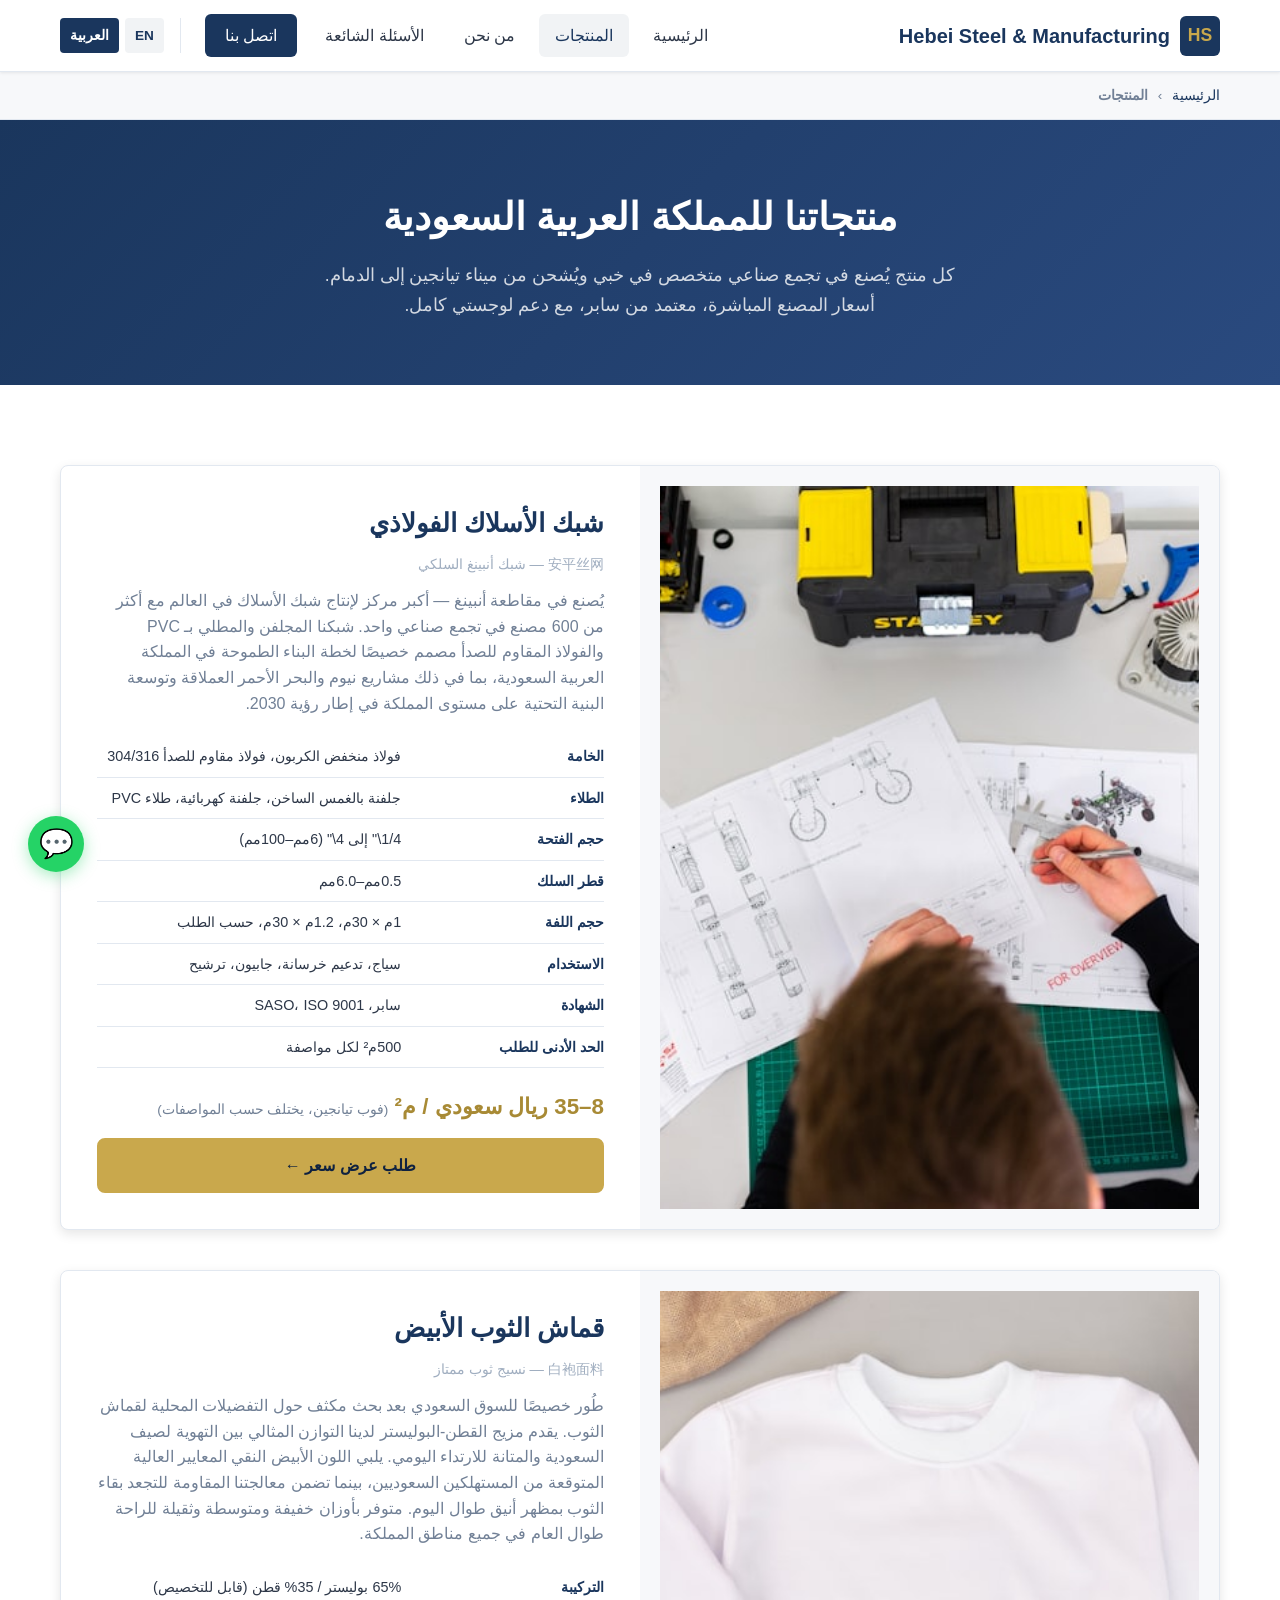
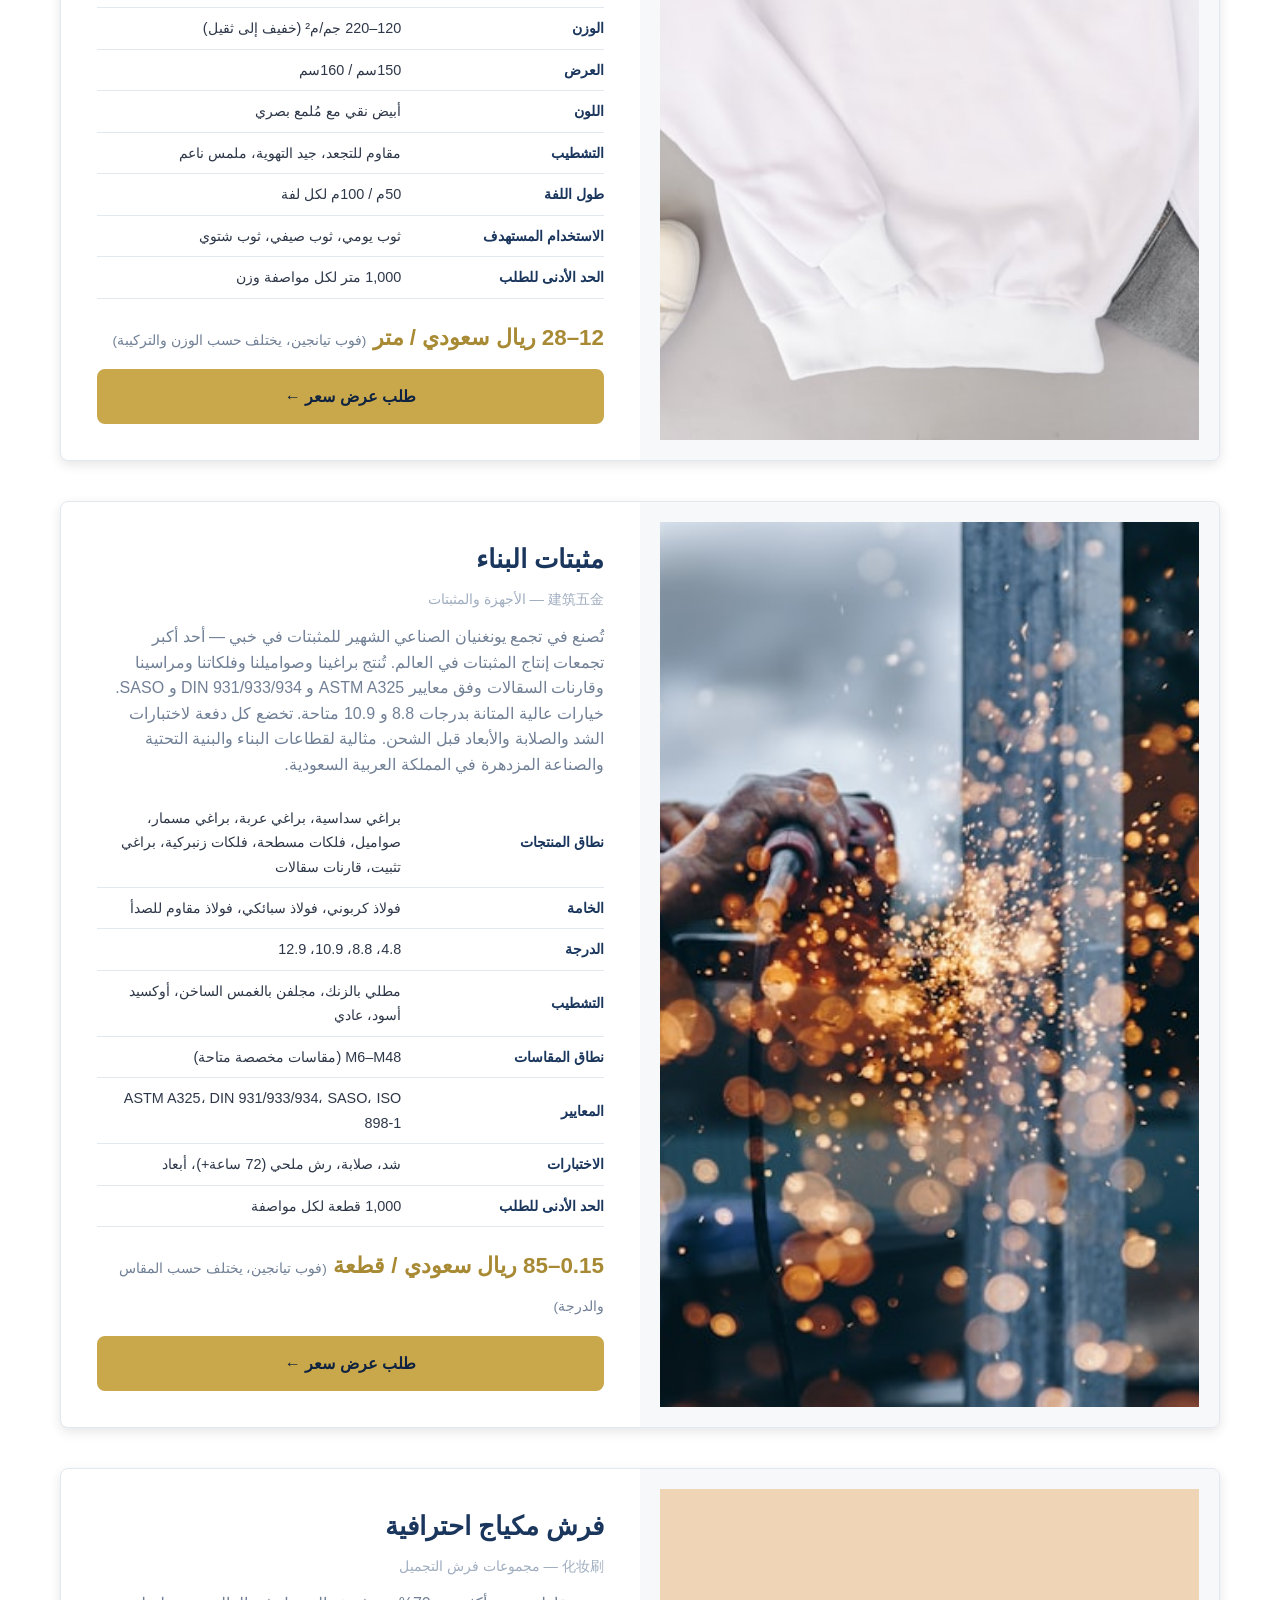
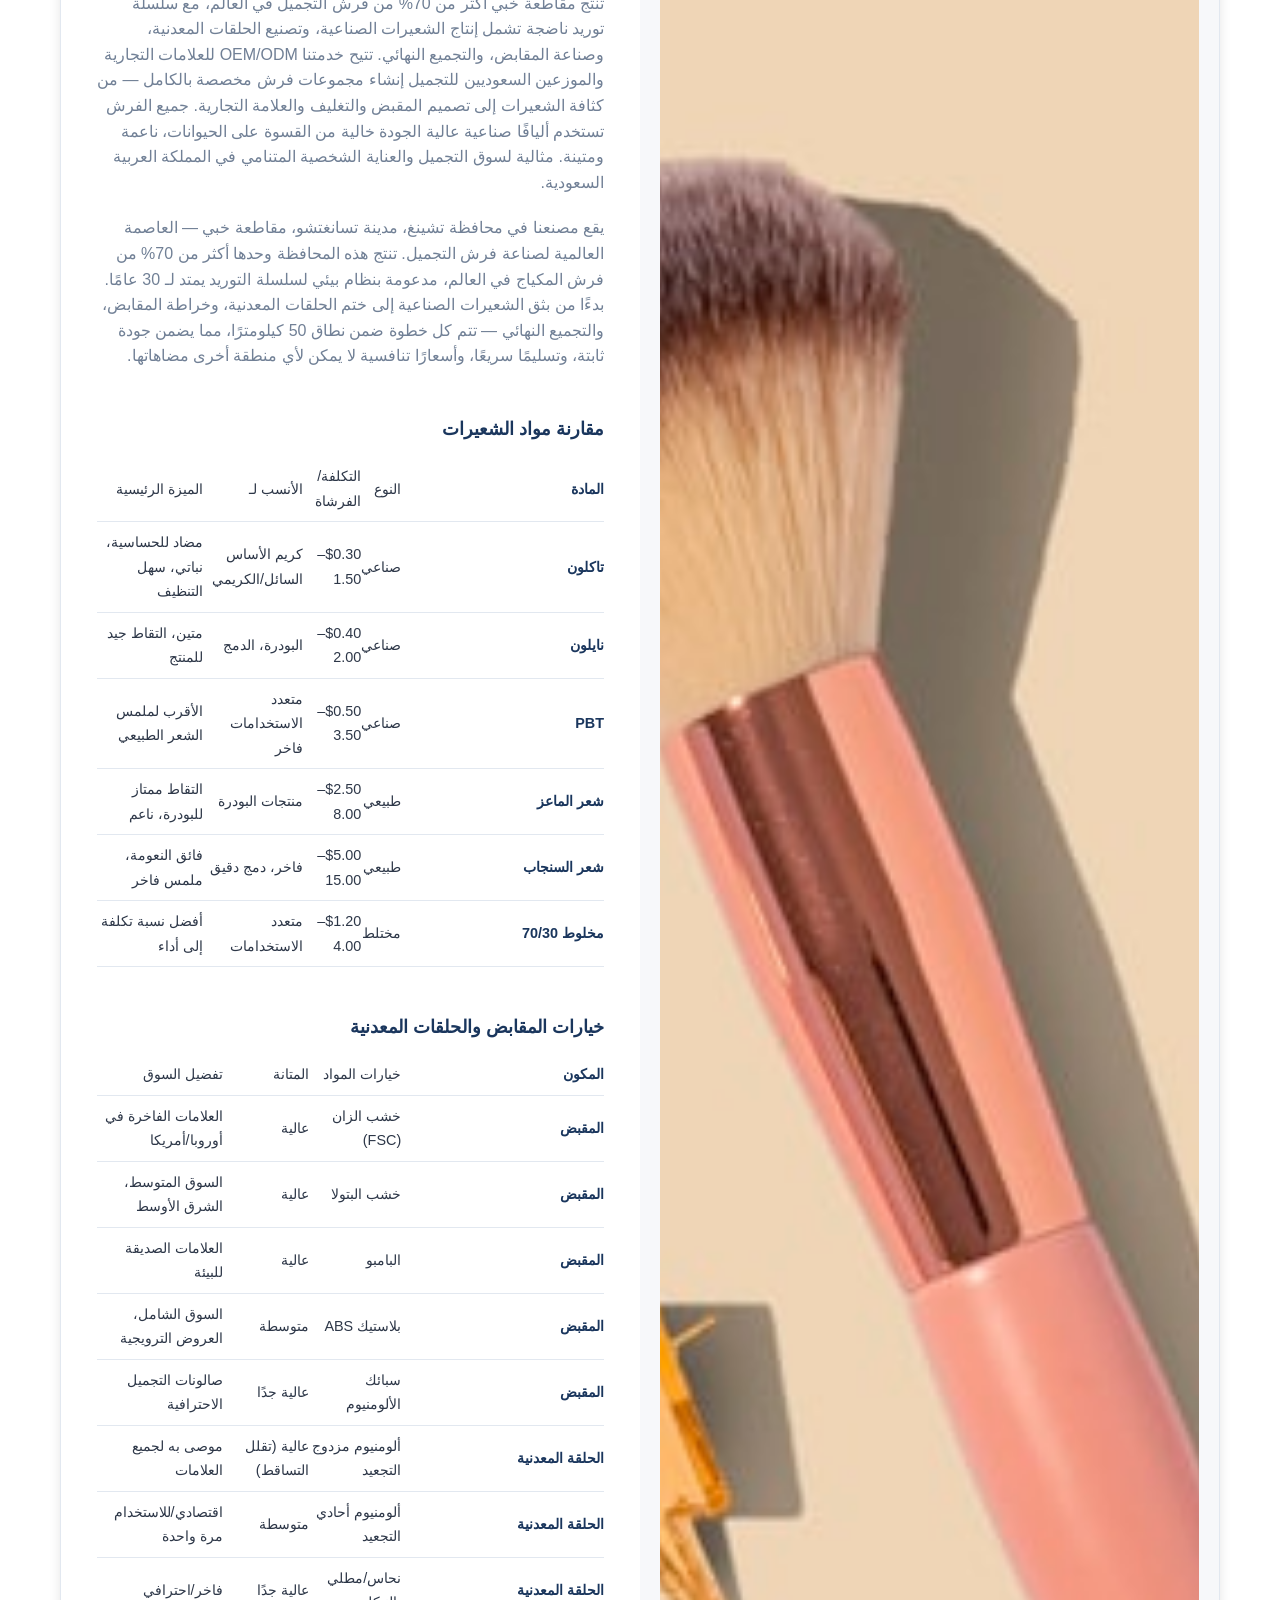
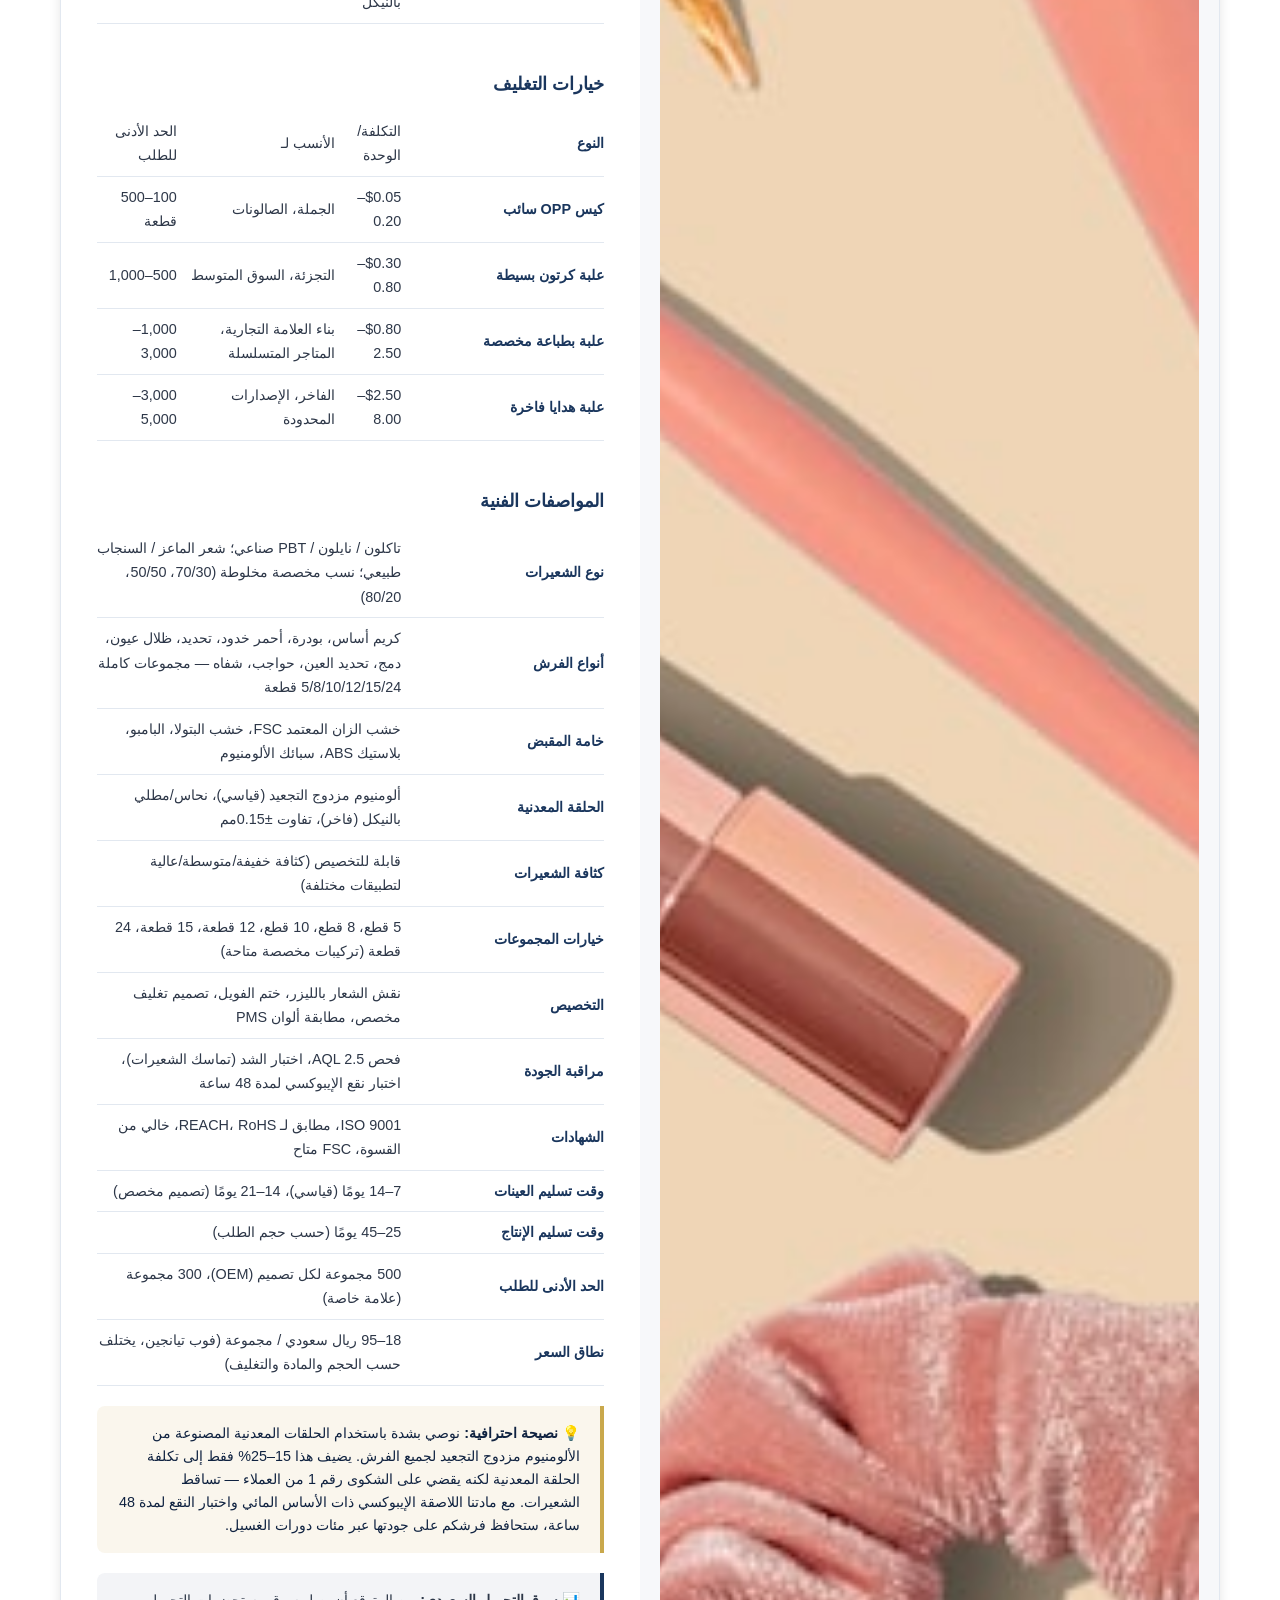
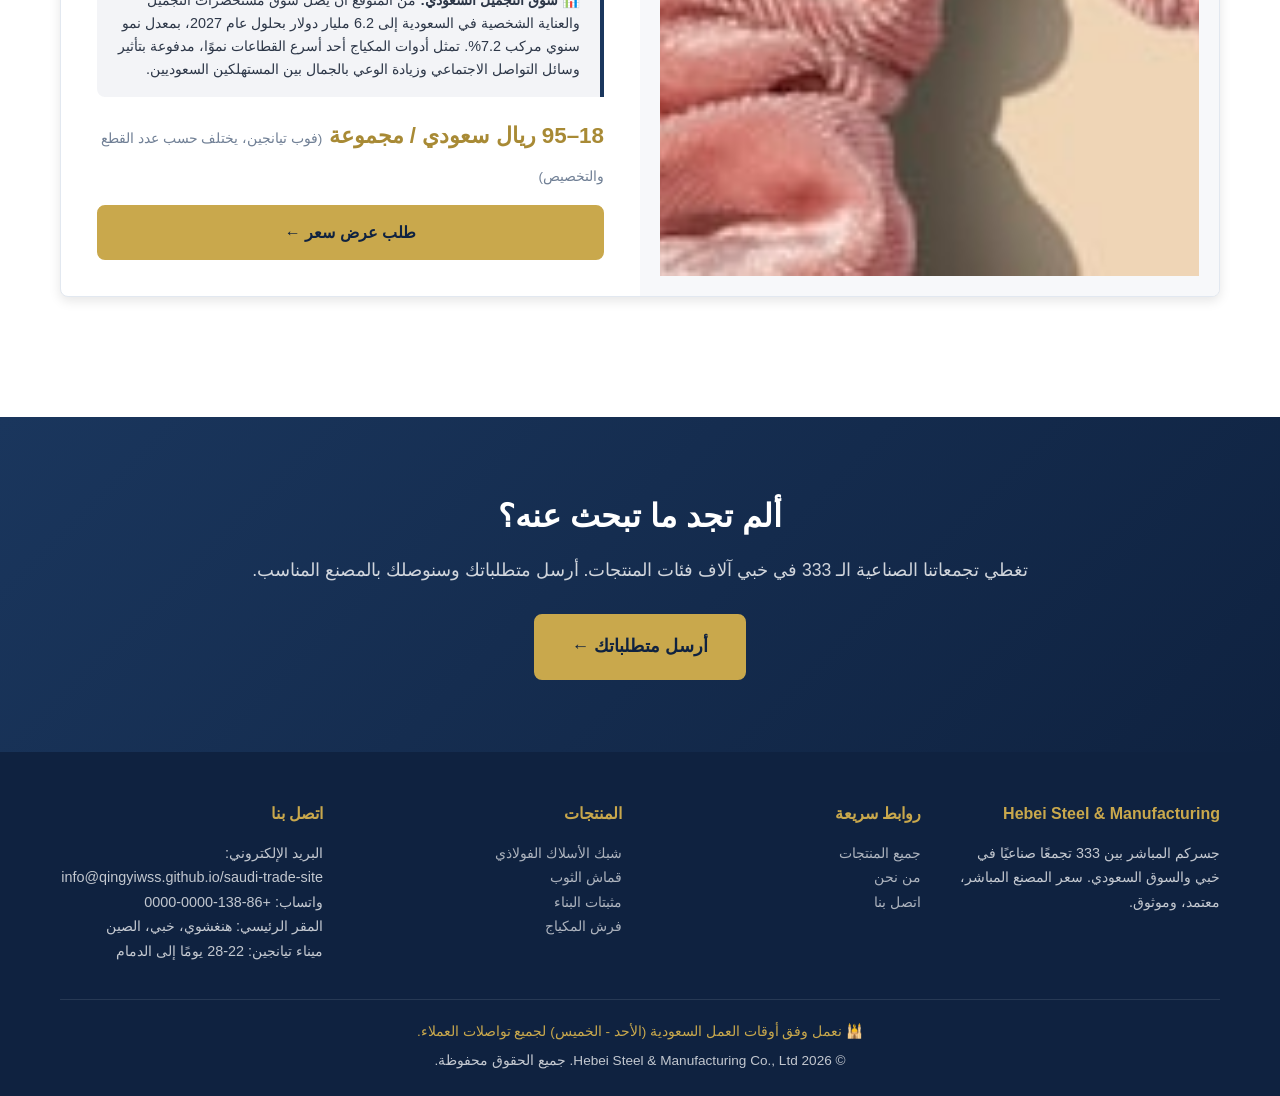
<file: ar/products.html>
<!DOCTYPE html>
<html lang="ar" dir="rtl">
<head>
  <meta charset="UTF-8">
  <meta name="viewport" content="width=device-width, initial-scale=1.0">
  <title>المنتجات — شبك أسلاك فولاذي، قماش ثوب، مثبتات وفرش مكياج للمملكة العربية السعودية | Hebei Steel & Manufacturing</title>
  <meta name="description" content="تصفح كتالوج منتجاتنا الكامل للمملكة العربية السعودية: شبك أسلاك فولاذي مجلفن لمشاريع نيوم، قماش ثوب أبيض للارتداء اليومي للرجال السعوديين، مثبتات بناء مطابقة لمعايير ASTM/DIN/SASO، ومجموعات فرش مكياج احترافية OEM. أسعار مصنع خبي المباشرة مع شهادة سابر.">
  <meta name="keywords" content="شبك أسلاك فولاذي السعودية, توريد بناء نيوم, قماش ثوب بالجملة, براغي بناء الدمام, قارنات سقالات السعودية, فرش مكياج OEM خبي, مصنع صيني السعودية B2B">
  <meta name="robots" content="index, follow">

  <!-- Open Graph -->
  <meta property="og:type" content="website">
  <meta property="og:title" content="منتجاتنا — التصنيع في خبي للمملكة العربية السعودية">
  <meta property="og:description" content="شبك أسلاك فولاذي، قماش ثوب، مثبتات بناء، وفرش مكياج احترافية — جميعها مصنعة في خبي، وتُشحن إلى السعودية عبر ميناء تيانجين.">
  <meta property="og:url" content="https://qingyiwss.github.io/saudi-trade-site/ar/products.html">
  <meta property="og:site_name" content="Hebei Steel & Manufacturing">

  <!-- Canonical -->
  <link rel="canonical" href="https://qingyiwss.github.io/saudi-trade-site/ar/products.html">

  <!-- hreflang -->
  <link rel="alternate" hreflang="ar" href="https://qingyiwss.github.io/saudi-trade-site/ar/products.html">
  <link rel="alternate" hreflang="en" href="https://qingyiwss.github.io/saudi-trade-site/products.html">

  <link rel="stylesheet" href="../assets/css/style.css">

  <!-- JSON-LD Product Schema -->
  <script type="application/ld+json">
  {
    "@context": "https://schema.org",
    "@type": "ItemList",
    "itemListElement": [
      {
        "@type": "ListItem",
        "position": 1,
        "item": {
          "@type": "Product",
          "name": "شبك أسلاك فولاذي — مجلفن ومطلي بـ PVC",
          "description": "شبك أسلاك فولاذي ممتاز مجلفن ومطلي بـ PVC وفولاذ مقاوم للصدأ مصنع في أنبينغ، خبي لمشاريع نيوم الإنشائية، وأسوار المواقع، وتدعيم الخرسانة، والترشيح الصناعي. معتمد من سابر للاستيراد السعودي.",
          "manufacturer": {
            "@type": "Organization",
            "name": "Hebei Steel & Manufacturing Co., Ltd."
          },
          "category": "مواد بناء"
        }
      },
      {
        "@type": "ListItem",
        "position": 2,
        "item": {
          "@type": "Product",
          "name": "قماش الثوب الأبيض — مزيج قطن-بوليستر",
          "description": "قماش مزيج قطن-بوليستر أبيض عالي الجودة صُنع خصيصًا للارتداء اليومي التقليدي للرجال السعوديين (الثوب). جيد التهوية، مقاوم للتجعد، لون أبيض نقي. متوفر بأوزان متعددة للراحة طوال العام.",
          "manufacturer": {
            "@type": "Organization",
            "name": "Hebei Steel & Manufacturing Co., Ltd."
          },
          "category": "منسوجات"
        }
      },
      {
        "@type": "ListItem",
        "position": 3,
        "item": {
          "@type": "Product",
          "name": "مثبتات البناء — براغي، صواميل، قارنات",
          "description": "براغي وصواميل وفلكات ومراسي وقارنات سقالات بدرجة صناعية مطابقة لمعايير ASTM A325 و DIN 931/933 و SASO. درجات 8.8 و 10.9 متاحة لمشاريع البناء والبنية التحتية السعودية.",
          "manufacturer": {
            "@type": "Organization",
            "name": "Hebei Steel & Manufacturing Co., Ltd."
          },
          "category": "أجهزة ومثبتات"
        }
      },
      {
        "@type": "ListItem",
        "position": 4,
        "item": {
          "@type": "Product",
          "name": "مجموعات فرش مكياج احترافية — OEM/ODM",
          "description": "مجموعات فرش مكياج بشعيرات صناعية مصنعة في تجمع أدوات التجميل في خبي، الذي ينتج أكثر من 70% من الإنتاج العالمي. تخصيص كامل OEM/ODM متاح للعلامات التجارية السعودية للتجميل.",
          "manufacturer": {
            "@type": "Organization",
            "name": "Hebei Steel & Manufacturing Co., Ltd."
          },
          "category": "أدوات تجميل"
        }
      }
    ]
  }
  </script>

  <!-- JSON-LD Individual Product Schemas -->
  <script type="application/ld+json">
  {
    "@context": "https://schema.org",
    "@type": "Product",
    "name": "شبك أسلاك فولاذي — مجلفن ومطلي بـ PVC",
    "description": "شبك أسلاك فولاذي ممتاز مجلفن ومطلي بـ PVC وفولاذ مقاوم للصدأ مصنع في أنبينغ، خبي لمشاريع نيوم الإنشائية، وأسوار المواقع، وتدعيم الخرسانة، والترشيح الصناعي. معتمد من سابر للاستيراد السعودي.",
    "image": "https://qingyiwss.github.io/saudi-trade-site/assets/images/product-1.jpg",
    "category": "مواد بناء",
    "offers": {
      "@type": "AggregateOffer",
      "priceCurrency": "SAR",
      "lowPrice": "8",
      "highPrice": "35",
      "offerCount": "1",
      "priceSpecification": "ريال سعودي / م² (FOB تيانجين)",
      "availability": "https://schema.org/InStock"
    }
  }
  </script>

  <script type="application/ld+json">
  {
    "@context": "https://schema.org",
    "@type": "Product",
    "name": "قماش الثوب الأبيض — مزيج قطن-بوليستر",
    "description": "قماش مزيج قطن-بوليستر أبيض عالي الجودة صُنع خصيصًا للارتداء اليومي التقليدي للرجال السعوديين (الثوب). جيد التهوية، مقاوم للتجعد، لون أبيض نقي. متوفر بأوزان متعددة للراحة طوال العام.",
    "image": "https://qingyiwss.github.io/saudi-trade-site/assets/images/product-2.jpg",
    "category": "منسوجات",
    "offers": {
      "@type": "AggregateOffer",
      "priceCurrency": "SAR",
      "lowPrice": "12",
      "highPrice": "28",
      "offerCount": "1",
      "priceSpecification": "ريال سعودي / متر (FOB تيانجين)",
      "availability": "https://schema.org/InStock"
    }
  }
  </script>

  <script type="application/ld+json">
  {
    "@context": "https://schema.org",
    "@type": "Product",
    "name": "مثبتات البناء — براغي، صواميل، قارنات",
    "description": "براغي وصواميل وفلكات ومراسي وقارنات سقالات بدرجة صناعية مطابقة لمعايير ASTM A325 و DIN 931/933 و SASO. درجات 8.8 و 10.9 متاحة لمشاريع البناء والبنية التحتية السعودية.",
    "image": "https://qingyiwss.github.io/saudi-trade-site/assets/images/product-3.jpg",
    "category": "أجهزة ومثبتات",
    "offers": {
      "@type": "AggregateOffer",
      "priceCurrency": "SAR",
      "lowPrice": "0.15",
      "highPrice": "85",
      "offerCount": "1",
      "priceSpecification": "ريال سعودي / قطعة (FOB تيانجين)",
      "availability": "https://schema.org/InStock"
    }
  }
  </script>

  <script type="application/ld+json">
  {
    "@context": "https://schema.org",
    "@type": "Product",
    "name": "مجموعات فرش مكياج احترافية — OEM/ODM",
    "description": "مجموعات فرش مكياج بشعيرات صناعية مصنعة في تجمع أدوات التجميل في خبي، الذي ينتج أكثر من 70% من الإنتاج العالمي. تخصيص كامل OEM/ODM متاح للعلامات التجارية السعودية للتجميل.",
    "image": "https://qingyiwss.github.io/saudi-trade-site/assets/images/product-4.jpg",
    "category": "أدوات تجميل",
    "offers": {
      "@type": "AggregateOffer",
      "priceCurrency": "SAR",
      "lowPrice": "18",
      "highPrice": "95",
      "offerCount": "1",
      "priceSpecification": "ريال سعودي / مجموعة (FOB تيانجين)",
      "availability": "https://schema.org/InStock"
    }
  }
  </script>

  <!-- JSON-LD BreadcrumbList Schema -->
  <script type="application/ld+json">
  {
    "@context": "https://schema.org",
    "@type": "BreadcrumbList",
    "itemListElement": [
      {
        "@type": "ListItem",
        "position": 1,
        "name": "الرئيسية",
        "item": "https://qingyiwss.github.io/saudi-trade-site/ar/index.html"
      },
      {
        "@type": "ListItem",
        "position": 2,
        "name": "المنتجات",
        "item": "https://qingyiwss.github.io/saudi-trade-site/ar/products.html"
      }
    ]
  }
  </script>
</head>
<body>

  <!-- ========== HEADER ========== -->
  <header class="site-header" role="banner">
    <div class="header-inner">
      <div class="logo">
        <a href="index.html">
          <span class="logo-icon">HS</span>
          <span>Hebei Steel &amp; Manufacturing</span>
        </a>
      </div>

      <button class="menu-toggle" aria-label="تبديل قائمة التنقل" aria-expanded="false">
        <span></span>
        <span></span>
        <span></span>
      </button>

      <nav class="main-nav" role="navigation" aria-label="التنقل الرئيسي">
        <a href="index.html">الرئيسية</a>
        <a href="products.html" class="active">المنتجات</a>
        <a href="about.html">من نحن</a>
        <a href="faq.html">الأسئلة الشائعة</a>
        <a href="contact.html" class="nav-cta">اتصل بنا</a>

        <div class="lang-switch">
          <a href="../products.html" data-lang="en" aria-label="English">EN</a>
          <a href="#" data-lang="ar" class="active-lang" aria-label="العربية">العربية</a>
        </div>
      </nav>
    </div>
  </header>

  <!-- ========== BREADCRUMB ========== -->
  <nav class="breadcrumb" aria-label="مسار التنقل">
    <div class="container">
      <a href="index.html">الرئيسية</a> <span>›</span> <strong>المنتجات</strong>
    </div>
  </nav>

  <!-- ========== MAIN CONTENT ========== -->
  <main role="main">

    <!-- Products Hero -->
    <section class="products-hero" aria-labelledby="products-hero-heading">
      <div class="container">
        <h1 id="products-hero-heading">منتجاتنا للمملكة العربية السعودية</h1>
        <p>كل منتج يُصنع في تجمع صناعي متخصص في خبي ويُشحن من ميناء تيانجين إلى الدمام. أسعار المصنع المباشرة، معتمد من سابر، مع دعم لوجستي كامل.</p>
      </div>
    </section>

    <!-- Product Detail Cards -->
    <section class="section" aria-label="تفاصيل المنتجات">

      <!-- Product 1: Steel Wire Mesh -->
      <div class="container">
        <article class="product-detail-card" id="steel-wire-mesh" aria-labelledby="prod1-heading">
          <div class="product-detail-img">
            <img src="../assets/images/product-1.jpg" alt="لفات شبك أسلاك فولاذي مجلفن — مصنع خبي أنبينغ لمشاريع نيوم الإنشائية وسياج الأمن وتدعيم الخرسانة في السعودية" style="width:100%;height:100%;object-fit:cover;" onerror="this.style.display='none';this.nextElementSibling.style.display='flex';">
            <div class="img-placeholder-large" style="display:none;">
              شبك أسلاك فولاذي<br>安平丝网<br><small>صورة المنتج: لفات شبك أسلاك مجلفن</small>
            </div>
          </div>
          <div class="product-detail-info">
            <h2 id="prod1-heading">شبك الأسلاك الفولاذي</h2>
            <p class="chinese-name">安平丝网 — شبك أنبينغ السلكي</p>
            <p class="product-desc">
              يُصنع في مقاطعة أنبينغ — أكبر مركز لإنتاج شبك الأسلاك في العالم مع أكثر من 600 مصنع في تجمع صناعي واحد. شبكنا المجلفن والمطلي بـ PVC والفولاذ المقاوم للصدأ مصمم خصيصًا لخطة البناء الطموحة في المملكة العربية السعودية، بما في ذلك مشاريع نيوم والبحر الأحمر العملاقة وتوسعة البنية التحتية على مستوى المملكة في إطار رؤية 2030.
            </p>
            <table class="specs-table">
              <tr><td>الخامة</td><td>فولاذ منخفض الكربون، فولاذ مقاوم للصدأ 304/316</td></tr>
              <tr><td>الطلاء</td><td>جلفنة بالغمس الساخن، جلفنة كهربائية، طلاء PVC</td></tr>
              <tr><td>حجم الفتحة</td><td>1/4\" إلى 4\" (6مم–100مم)</td></tr>
              <tr><td>قطر السلك</td><td>0.5مم–6.0مم</td></tr>
              <tr><td>حجم اللفة</td><td>1م × 30م، 1.2م × 30م، حسب الطلب</td></tr>
              <tr><td>الاستخدام</td><td>سياج، تدعيم خرسانة، جابيون، ترشيح</td></tr>
              <tr><td>الشهادة</td><td>سابر، SASO، ISO 9001</td></tr>
              <tr><td>الحد الأدنى للطلب</td><td>500م² لكل مواصفة</td></tr>
            </table>
            <p class="price-range">
              8–35 ريال سعودي / م² <span>(فوب تيانجين، يختلف حسب المواصفات)</span>
            </p>
            <a href="contact.html" class="btn btn-primary">طلب عرض سعر ←</a>
          </div>
        </article>
      </div>

      <!-- Product 2: White Thobe Fabric -->
      <div class="container">
        <article class="product-detail-card" id="thobe-fabric" aria-labelledby="prod2-heading">
          <div class="product-detail-img">
            <img src="../assets/images/product-2.jpg" alt="لفات قماش ثوب أبيض مزيج قطن-بوليستر — مصنع نسيج خبي للارتداء اليومي التقليدي للرجال السعوديين" style="width:100%;height:100%;object-fit:cover;" onerror="this.style.display='none';this.nextElementSibling.style.display='flex';">
            <div class="img-placeholder-large" style="display:none;">
              قماش الثوب الأبيض<br>白袍面料<br><small>صورة المنتج: لفات قماش قطن-بوليستر</small>
            </div>
          </div>
          <div class="product-detail-info">
            <h2 id="prod2-heading">قماش الثوب الأبيض</h2>
            <p class="chinese-name">白袍面料 — نسيج ثوب ممتاز</p>
            <p class="product-desc">
              طُور خصيصًا للسوق السعودي بعد بحث مكثف حول التفضيلات المحلية لقماش الثوب. يقدم مزيج القطن-البوليستر لدينا التوازن المثالي بين التهوية لصيف السعودية والمتانة للارتداء اليومي. يلبي اللون الأبيض النقي المعايير العالية المتوقعة من المستهلكين السعوديين، بينما تضمن معالجتنا المقاومة للتجعد بقاء الثوب بمظهر أنيق طوال اليوم. متوفر بأوزان خفيفة ومتوسطة وثقيلة للراحة طوال العام في جميع مناطق المملكة.
            </p>
            <table class="specs-table">
              <tr><td>التركيبة</td><td>65% بوليستر / 35% قطن (قابل للتخصيص)</td></tr>
              <tr><td>الوزن</td><td>120–220 جم/م² (خفيف إلى ثقيل)</td></tr>
              <tr><td>العرض</td><td>150سم / 160سم</td></tr>
              <tr><td>اللون</td><td>أبيض نقي مع مُلمع بصري</td></tr>
              <tr><td>التشطيب</td><td>مقاوم للتجعد، جيد التهوية، ملمس ناعم</td></tr>
              <tr><td>طول اللفة</td><td>50م / 100م لكل لفة</td></tr>
              <tr><td>الاستخدام المستهدف</td><td>ثوب يومي، ثوب صيفي، ثوب شتوي</td></tr>
              <tr><td>الحد الأدنى للطلب</td><td>1,000 متر لكل مواصفة وزن</td></tr>
            </table>
            <p class="price-range">
              12–28 ريال سعودي / متر <span>(فوب تيانجين، يختلف حسب الوزن والتركيبة)</span>
            </p>
            <a href="contact.html" class="btn btn-primary">طلب عرض سعر ←</a>
          </div>
        </article>
      </div>

      <!-- Product 3: Construction Fasteners -->
      <div class="container">
        <article class="product-detail-card" id="construction-fasteners" aria-labelledby="prod3-heading">
          <div class="product-detail-img">
            <img src="../assets/images/product-3.jpg" alt="مثبتات بناء عالية المتانة — براغي، صواميل، فلكات، وقارنات سقالات لمشاريع البنية التحتية السعودية ونيوم" style="width:100%;height:100%;object-fit:cover;" onerror="this.style.display='none';this.nextElementSibling.style.display='flex';">
            <div class="img-placeholder-large" style="display:none;">
              مثبتات البناء<br>建筑五金<br><small>صورة المنتج: براغي، صواميل، قارنات سقالات</small>
            </div>
          </div>
          <div class="product-detail-info">
            <h2 id="prod3-heading">مثبتات البناء</h2>
            <p class="chinese-name">建筑五金 — الأجهزة والمثبتات</p>
            <p class="product-desc">
              تُصنع في تجمع يونغنيان الصناعي الشهير للمثبتات في خبي — أحد أكبر تجمعات إنتاج المثبتات في العالم. تُنتج براغينا وصواميلنا وفلكاتنا ومراسينا وقارنات السقالات وفق معايير ASTM A325 و DIN 931/933/934 و SASO. خيارات عالية المتانة بدرجات 8.8 و 10.9 متاحة. تخضع كل دفعة لاختبارات الشد والصلابة والأبعاد قبل الشحن. مثالية لقطاعات البناء والبنية التحتية والصناعة المزدهرة في المملكة العربية السعودية.
            </p>
            <table class="specs-table">
              <tr><td>نطاق المنتجات</td><td>براغي سداسية، براغي عربة، براغي مسمار، صواميل، فلكات مسطحة، فلكات زنبركية، براغي تثبيت، قارنات سقالات</td></tr>
              <tr><td>الخامة</td><td>فولاذ كربوني، فولاذ سبائكي، فولاذ مقاوم للصدأ</td></tr>
              <tr><td>الدرجة</td><td>4.8، 8.8، 10.9، 12.9</td></tr>
              <tr><td>التشطيب</td><td>مطلي بالزنك، مجلفن بالغمس الساخن، أوكسيد أسود، عادي</td></tr>
              <tr><td>نطاق المقاسات</td><td>M6–M48 (مقاسات مخصصة متاحة)</td></tr>
              <tr><td>المعايير</td><td>ASTM A325، DIN 931/933/934، SASO، ISO 898-1</td></tr>
              <tr><td>الاختبارات</td><td>شد، صلابة، رش ملحي (72 ساعة+)، أبعاد</td></tr>
              <tr><td>الحد الأدنى للطلب</td><td>1,000 قطعة لكل مواصفة</td></tr>
            </table>
            <p class="price-range">
              0.15–85 ريال سعودي / قطعة <span>(فوب تيانجين، يختلف حسب المقاس والدرجة)</span>
            </p>
            <a href="contact.html" class="btn btn-primary">طلب عرض سعر ←</a>
          </div>
        </article>
      </div>

      <!-- Product 4: Professional Makeup Brushes -->
      <div class="container">
        <article class="product-detail-card" id="makeup-brushes" aria-labelledby="prod4-heading">
          <div class="product-detail-img">
            <img src="../assets/images/product-4.jpg" alt="مجموعات فرش مكياج احترافية OEM بشعيرات صناعية — مصنع خبي، 70% حصة سوقية عالمية في تصنيع فرش التجميل" style="width:100%;height:100%;object-fit:cover;" onerror="this.style.display='none';this.nextElementSibling.style.display='flex';">
            <div class="img-placeholder-large" style="display:none;">
              فرش مكياج احترافية<br>化妆刷<br><small>صورة المنتج: مجموعات فرش OEM</small>
            </div>
          </div>
          <div class="product-detail-info">
            <h2 id="prod4-heading">فرش مكياج احترافية</h2>
            <p class="chinese-name">化妆刷 — مجموعات فرش التجميل</p>
            <p class="product-desc">
              تنتج مقاطعة خبي أكثر من 70% من فرش التجميل في العالم، مع سلسلة توريد ناضجة تشمل إنتاج الشعيرات الصناعية، وتصنيع الحلقات المعدنية، وصناعة المقابض، والتجميع النهائي. تتيح خدمتنا OEM/ODM للعلامات التجارية والموزعين السعوديين للتجميل إنشاء مجموعات فرش مخصصة بالكامل — من كثافة الشعيرات إلى تصميم المقبض والتغليف والعلامة التجارية. جميع الفرش تستخدم أليافًا صناعية عالية الجودة خالية من القسوة على الحيوانات، ناعمة ومتينة. مثالية لسوق التجميل والعناية الشخصية المتنامي في المملكة العربية السعودية.
            </p>
            <p class="product-desc">
              يقع مصنعنا في محافظة تشينغ، مدينة تسانغتشو، مقاطعة خبي — العاصمة العالمية لصناعة فرش التجميل. تنتج هذه المحافظة وحدها أكثر من 70% من فرش المكياج في العالم، مدعومة بنظام بيئي لسلسلة التوريد يمتد لـ 30 عامًا. بدءًا من بثق الشعيرات الصناعية إلى ختم الحلقات المعدنية، وخراطة المقابض، والتجميع النهائي — تتم كل خطوة ضمن نطاق 50 كيلومترًا، مما يضمن جودة ثابتة، وتسليمًا سريعًا، وأسعارًا تنافسية لا يمكن لأي منطقة أخرى مضاهاتها.
            </p>

            <!-- Bristle Material Comparison Table -->
            <h3 style="font-size:1.15rem;font-weight:700;color:var(--color-primary);margin:24px 0 12px;">مقارنة مواد الشعيرات</h3>
            <table class="specs-table">
              <tr><td>المادة</td><td>النوع</td><td>التكلفة/الفرشاة</td><td>الأنسب لـ</td><td>الميزة الرئيسية</td></tr>
              <tr><td>تاكلون</td><td>صناعي</td><td>$0.30–1.50</td><td>كريم الأساس السائل/الكريمي</td><td>مضاد للحساسية، نباتي، سهل التنظيف</td></tr>
              <tr><td>نايلون</td><td>صناعي</td><td>$0.40–2.00</td><td>البودرة، الدمج</td><td>متين، التقاط جيد للمنتج</td></tr>
              <tr><td>PBT</td><td>صناعي</td><td>$0.50–3.50</td><td>متعدد الاستخدامات فاخر</td><td>الأقرب لملمس الشعر الطبيعي</td></tr>
              <tr><td>شعر الماعز</td><td>طبيعي</td><td>$2.50–8.00</td><td>منتجات البودرة</td><td>التقاط ممتاز للبودرة، ناعم</td></tr>
              <tr><td>شعر السنجاب</td><td>طبيعي</td><td>$5.00–15.00</td><td>فاخر، دمج دقيق</td><td>فائق النعومة، ملمس فاخر</td></tr>
              <tr><td>مخلوط 70/30</td><td>مختلط</td><td>$1.20–4.00</td><td>متعدد الاستخدامات</td><td>أفضل نسبة تكلفة إلى أداء</td></tr>
            </table>

            <!-- Handle & Ferrule Options Table -->
            <h3 style="font-size:1.15rem;font-weight:700;color:var(--color-primary);margin:24px 0 12px;">خيارات المقابض والحلقات المعدنية</h3>
            <table class="specs-table">
              <tr><td>المكون</td><td>خيارات المواد</td><td>المتانة</td><td>تفضيل السوق</td></tr>
              <tr><td>المقبض</td><td>خشب الزان (FSC)</td><td>عالية</td><td>العلامات الفاخرة في أوروبا/أمريكا</td></tr>
              <tr><td>المقبض</td><td>خشب البتولا</td><td>عالية</td><td>السوق المتوسط، الشرق الأوسط</td></tr>
              <tr><td>المقبض</td><td>البامبو</td><td>عالية</td><td>العلامات الصديقة للبيئة</td></tr>
              <tr><td>المقبض</td><td>بلاستيك ABS</td><td>متوسطة</td><td>السوق الشامل، العروض الترويجية</td></tr>
              <tr><td>المقبض</td><td>سبائك الألومنيوم</td><td>عالية جدًا</td><td>صالونات التجميل الاحترافية</td></tr>
              <tr><td>الحلقة المعدنية</td><td>ألومنيوم مزدوج التجعيد</td><td>عالية (تقلل التساقط)</td><td>موصى به لجميع العلامات</td></tr>
              <tr><td>الحلقة المعدنية</td><td>ألومنيوم أحادي التجعيد</td><td>متوسطة</td><td>اقتصادي/للاستخدام مرة واحدة</td></tr>
              <tr><td>الحلقة المعدنية</td><td>نحاس/مطلي بالنيكل</td><td>عالية جدًا</td><td>فاخر/احترافي</td></tr>
            </table>

            <!-- Packaging Options Table -->
            <h3 style="font-size:1.15rem;font-weight:700;color:var(--color-primary);margin:24px 0 12px;">خيارات التغليف</h3>
            <table class="specs-table">
              <tr><td>النوع</td><td>التكلفة/الوحدة</td><td>الأنسب لـ</td><td>الحد الأدنى للطلب</td></tr>
              <tr><td>كيس OPP سائب</td><td>$0.05–0.20</td><td>الجملة، الصالونات</td><td>100–500 قطعة</td></tr>
              <tr><td>علبة كرتون بسيطة</td><td>$0.30–0.80</td><td>التجزئة، السوق المتوسط</td><td>500–1,000</td></tr>
              <tr><td>علبة بطباعة مخصصة</td><td>$0.80–2.50</td><td>بناء العلامة التجارية، المتاجر المتسلسلة</td><td>1,000–3,000</td></tr>
              <tr><td>علبة هدايا فاخرة</td><td>$2.50–8.00</td><td>الفاخر، الإصدارات المحدودة</td><td>3,000–5,000</td></tr>
            </table>

            <!-- Updated Specs Table -->
            <h3 style="font-size:1.15rem;font-weight:700;color:var(--color-primary);margin:24px 0 12px;">المواصفات الفنية</h3>
            <table class="specs-table">
              <tr><td>نوع الشعيرات</td><td>تاكلون / نايلون / PBT صناعي؛ شعر الماعز / السنجاب طبيعي؛ نسب مخصصة مخلوطة (70/30، 50/50، 80/20)</td></tr>
              <tr><td>أنواع الفرش</td><td>كريم أساس، بودرة، أحمر خدود، تحديد، ظلال عيون، دمج، تحديد العين، حواجب، شفاه — مجموعات كاملة 5/8/10/12/15/24 قطعة</td></tr>
              <tr><td>خامة المقبض</td><td>خشب الزان المعتمد FSC، خشب البتولا، البامبو، بلاستيك ABS، سبائك الألومنيوم</td></tr>
              <tr><td>الحلقة المعدنية</td><td>ألومنيوم مزدوج التجعيد (قياسي)، نحاس/مطلي بالنيكل (فاخر)، تفاوت ±0.15مم</td></tr>
              <tr><td>كثافة الشعيرات</td><td>قابلة للتخصيص (كثافة خفيفة/متوسطة/عالية لتطبيقات مختلفة)</td></tr>
              <tr><td>خيارات المجموعات</td><td>5 قطع، 8 قطع، 10 قطع، 12 قطعة، 15 قطعة، 24 قطعة (تركيبات مخصصة متاحة)</td></tr>
              <tr><td>التخصيص</td><td>نقش الشعار بالليزر، ختم الفويل، تصميم تغليف مخصص، مطابقة ألوان PMS</td></tr>
              <tr><td>مراقبة الجودة</td><td>فحص AQL 2.5، اختبار الشد (تماسك الشعيرات)، اختبار نقع الإيبوكسي لمدة 48 ساعة</td></tr>
              <tr><td>الشهادات</td><td>ISO 9001، مطابق لـ REACH، RoHS، خالي من القسوة، FSC متاح</td></tr>
              <tr><td>وقت تسليم العينات</td><td>7–14 يومًا (قياسي)، 14–21 يومًا (تصميم مخصص)</td></tr>
              <tr><td>وقت تسليم الإنتاج</td><td>25–45 يومًا (حسب حجم الطلب)</td></tr>
              <tr><td>الحد الأدنى للطلب</td><td>500 مجموعة لكل تصميم (OEM)، 300 مجموعة (علامة خاصة)</td></tr>
              <tr><td>نطاق السعر</td><td>18–95 ريال سعودي / مجموعة (فوب تيانجين، يختلف حسب الحجم والمادة والتغليف)</td></tr>
            </table>

            <!-- Pro Tip Highlight Box -->
            <div style="background:rgba(201,168,76,0.1);border-right:4px solid var(--color-gold);padding:16px 20px;border-radius:var(--border-radius) 0 0 var(--border-radius);margin-bottom:20px;">
              <p style="margin:0;font-size:0.9rem;color:var(--color-primary-dark);line-height:1.6;direction:rtl;text-align:right;">
                💡 <strong>نصيحة احترافية:</strong> نوصي بشدة باستخدام الحلقات المعدنية المصنوعة من الألومنيوم مزدوج التجعيد لجميع الفرش. يضيف هذا 15–25% فقط إلى تكلفة الحلقة المعدنية لكنه يقضي على الشكوى رقم 1 من العملاء — تساقط الشعيرات. مع مادتنا اللاصقة الإيبوكسي ذات الأساس المائي واختبار النقع لمدة 48 ساعة، ستحافظ فرشكم على جودتها عبر مئات دورات الغسيل.
              </p>
            </div>

            <!-- Market Data Box -->
            <div style="background:rgba(26,54,93,0.05);border-right:4px solid var(--color-primary);padding:16px 20px;border-radius:var(--border-radius) 0 0 var(--border-radius);margin-bottom:20px;">
              <p style="margin:0;font-size:0.9rem;color:var(--color-text);line-height:1.6;direction:rtl;text-align:right;">
                📊 <strong>سوق التجميل السعودي:</strong> من المتوقع أن يصل سوق مستحضرات التجميل والعناية الشخصية في السعودية إلى 6.2 مليار دولار بحلول عام 2027، بمعدل نمو سنوي مركب 7.2%. تمثل أدوات المكياج أحد أسرع القطاعات نموًا، مدفوعة بتأثير وسائل التواصل الاجتماعي وزيادة الوعي بالجمال بين المستهلكين السعوديين.
              </p>
            </div>

            <p class="price-range">
              18–95 ريال سعودي / مجموعة <span>(فوب تيانجين، يختلف حسب عدد القطع والتخصيص)</span>
            </p>
            <a href="contact.html" class="btn btn-primary">طلب عرض سعر ←</a>
          </div>
        </article>
      </div>

    </section>

    <!-- CTA -->
    <section class="cta-section" aria-labelledby="cta-products-heading">
      <div class="container">
        <h2 id="cta-products-heading">ألم تجد ما تبحث عنه؟</h2>
        <p>تغطي تجمعاتنا الصناعية الـ 333 في خبي آلاف فئات المنتجات. أرسل متطلباتك وسنوصلك بالمصنع المناسب.</p>
        <a href="contact.html" class="btn btn-primary btn-lg">أرسل متطلباتك ←</a>
      </div>
    </section>

  </main>

  <!-- ========== FOOTER ========== -->
  <footer class="site-footer" role="contentinfo">
    <div class="container">
      <div class="footer-grid">
        <div class="footer-col">
          <h4>Hebei Steel &amp; Manufacturing</h4>
          <p>جسركم المباشر بين 333 تجمعًا صناعيًا في خبي والسوق السعودي. سعر المصنع المباشر، معتمد، وموثوق.</p>
        </div>
        <div class="footer-col">
          <h4>روابط سريعة</h4>
          <ul>
            <li><a href="products.html">جميع المنتجات</a></li>
            <li><a href="about.html">من نحن</a></li>
            <li><a href="contact.html">اتصل بنا</a></li>
          </ul>
        </div>
        <div class="footer-col">
          <h4>المنتجات</h4>
          <ul>
            <li><a href="#steel-wire-mesh">شبك الأسلاك الفولاذي</a></li>
            <li><a href="#thobe-fabric">قماش الثوب</a></li>
            <li><a href="#construction-fasteners">مثبتات البناء</a></li>
            <li><a href="#makeup-brushes">فرش المكياج</a></li>
          </ul>
        </div>
        <div class="footer-col">
          <h4>اتصل بنا</h4>
          <p>البريد الإلكتروني: info@qingyiwss.github.io/saudi-trade-site</p>
          <p>واتساب: +86-138-0000-0000</p>
          <p>المقر الرئيسي: هنغشوي، خبي، الصين</p>
          <p>ميناء تيانجين: 22-28 يومًا إلى الدمام</p>
        </div>
      </div>

      <div class="footer-bottom">
        <p class="business-note">🕌 نعمل وفق أوقات العمل السعودية (الأحد - الخميس) لجميع تواصلات العملاء.</p>
        <p>&copy; <span id="current-year">2026</span> Hebei Steel &amp; Manufacturing Co., Ltd. جميع الحقوق محفوظة.</p>
      </div>
    </div>
  </footer>

  <!-- WhatsApp Floating Button -->
  <a href="#" class="whatsapp-float" aria-label="تحدث معنا عبر واتساب" data-number="8613800000000" data-message="مرحبًا، أنا مهتم بمنتجاتكم للسوق السعودي. أرجو إرسال المزيد من المعلومات.">
    <span class="wa-icon">💬</span>
    <span class="whatsapp-tooltip">تحدث عبر واتساب</span>
  </a>

  <script src="../assets/js/main.js"></script>
</body>
</html>
</file>
<file: assets/css/style.css>
/* ============================================================
   Hebei Steel & Manufacturing — Saudi Arabia B2B Trade
   Color Scheme: Deep Blue (#1a365d) + Gold (#c9a84c) + White
   NO pure green (#00ff00) except WhatsApp icon (Islam respect)
   ============================================================ */

/* --- CSS Custom Properties --- */
:root {
  --color-primary: #1a365d;
  --color-primary-light: #2a4a7f;
  --color-primary-dark: #0f2240;
  --color-gold: #c9a84c;
  --color-gold-light: #dbc070;
  --color-gold-dark: #a88a35;
  --color-white: #ffffff;
  --color-off-white: #f7f8fa;
  --color-light-gray: #e2e8f0;
  --color-medium-gray: #a0aec0;
  --color-dark-gray: #4a5568;
  --color-text: #2d3748;
  --color-text-light: #718096;
  --color-success: #38a169;
  --color-danger: #e53e3e;

  --font-heading: 'Segoe UI', 'Helvetica Neue', Arial, sans-serif;
  --font-body: 'Segoe UI', 'Helvetica Neue', Arial, sans-serif;

  --max-width: 1200px;
  --header-height: 72px;
  --border-radius: 8px;
  --shadow-sm: 0 1px 3px rgba(0,0,0,0.08);
  --shadow-md: 0 4px 12px rgba(0,0,0,0.1);
  --shadow-lg: 0 8px 30px rgba(0,0,0,0.12);
  --transition: 0.3s ease;
}

/* --- Reset & Base --- */
*, *::before, *::after {
  margin: 0;
  padding: 0;
  box-sizing: border-box;
}

html {
  scroll-behavior: smooth;
  font-size: 16px;
}

body {
  font-family: var(--font-body);
  color: var(--color-text);
  background: var(--color-white);
  line-height: 1.7;
  -webkit-font-smoothing: antialiased;
}

img {
  max-width: 100%;
  height: auto;
  display: block;
}

a {
  color: var(--color-primary);
  text-decoration: none;
  transition: color var(--transition);
}

a:hover {
  color: var(--color-gold);
}

ul {
  list-style: none;
}

.container {
  width: 100%;
  max-width: var(--max-width);
  margin: 0 auto;
  padding: 0 20px;
}

.sr-only {
  position: absolute;
  width: 1px;
  height: 1px;
  padding: 0;
  margin: -1px;
  overflow: hidden;
  clip: rect(0,0,0,0);
  border: 0;
}

/* --- Buttons --- */
.btn {
  display: inline-block;
  padding: 12px 28px;
  font-size: 1rem;
  font-weight: 600;
  border-radius: var(--border-radius);
  cursor: pointer;
  transition: all var(--transition);
  text-align: center;
  border: 2px solid transparent;
  font-family: var(--font-body);
}

.btn-primary {
  background: var(--color-gold);
  color: var(--color-primary-dark);
  border-color: var(--color-gold);
}

.btn-primary:hover {
  background: var(--color-gold-dark);
  border-color: var(--color-gold-dark);
  color: var(--color-primary-dark);
  transform: translateY(-1px);
  box-shadow: var(--shadow-md);
}

.btn-secondary {
  background: transparent;
  color: var(--color-primary);
  border-color: var(--color-primary);
}

.btn-secondary:hover {
  background: var(--color-primary);
  color: var(--color-white);
  transform: translateY(-1px);
}

.btn-white {
  background: var(--color-white);
  color: var(--color-primary);
  border-color: var(--color-white);
}

.btn-white:hover {
  background: var(--color-off-white);
  color: var(--color-primary-dark);
  box-shadow: var(--shadow-md);
}

.btn-lg {
  padding: 16px 36px;
  font-size: 1.1rem;
}

/* --- Header & Navigation --- */
.site-header {
  position: sticky;
  top: 0;
  z-index: 1000;
  background: var(--color-white);
  border-bottom: 1px solid var(--color-light-gray);
  box-shadow: var(--shadow-sm);
  height: var(--header-height);
}

.header-inner {
  display: flex;
  align-items: center;
  justify-content: space-between;
  height: 100%;
  max-width: var(--max-width);
  margin: 0 auto;
  padding: 0 20px;
}

.logo a {
  display: flex;
  align-items: center;
  gap: 10px;
  font-size: 1.25rem;
  font-weight: 700;
  color: var(--color-primary);
  font-family: var(--font-heading);
}

.logo-icon {
  width: 40px;
  height: 40px;
  background: var(--color-primary);
  color: var(--color-gold);
  border-radius: 6px;
  display: flex;
  align-items: center;
  justify-content: center;
  font-weight: 800;
  font-size: 1.1rem;
}

.main-nav {
  display: flex;
  align-items: center;
  gap: 8px;
}

.main-nav a {
  padding: 8px 16px;
  color: var(--color-text);
  font-weight: 500;
  border-radius: 6px;
  transition: all var(--transition);
}

.main-nav a:hover,
.main-nav a.active {
  color: var(--color-primary);
  background: rgba(26, 54, 93, 0.06);
}

.main-nav a.nav-cta {
  background: var(--color-primary);
  color: var(--color-white);
  padding: 8px 20px;
  margin-left: 4px;
}

.main-nav a.nav-cta:hover {
  background: var(--color-primary-light);
  color: var(--color-white);
}

/* Language Switcher */
.lang-switch {
  display: flex;
  align-items: center;
  gap: 6px;
  margin-left: 16px;
  padding-left: 16px;
  border-left: 1px solid var(--color-light-gray);
}

.lang-switch a {
  padding: 6px 10px;
  font-size: 0.85rem;
  font-weight: 600;
  border-radius: 4px;
  color: var(--color-medium-gray);
}

.lang-switch a.active-lang {
  background: var(--color-primary);
  color: var(--color-white);
}

.lang-switch a:hover {
  color: var(--color-primary);
}

/* Mobile Menu Toggle */
.menu-toggle {
  display: none;
  flex-direction: column;
  gap: 5px;
  background: none;
  border: none;
  cursor: pointer;
  padding: 8px;
}

.menu-toggle span {
  display: block;
  width: 26px;
  height: 2.5px;
  background: var(--color-primary);
  border-radius: 2px;
  transition: all var(--transition);
}

/* --- Hero Section --- */
.hero {
  background: linear-gradient(135deg, var(--color-primary) 0%, var(--color-primary-dark) 100%);
  color: var(--color-white);
  padding: 80px 0;
  position: relative;
  overflow: hidden;
}

.hero::before {
  content: '';
  position: absolute;
  top: -50%;
  right: -10%;
  width: 500px;
  height: 500px;
  background: radial-gradient(circle, rgba(201,168,76,0.15) 0%, transparent 70%);
  border-radius: 50%;
}

.hero .container {
  position: relative;
  z-index: 1;
  display: grid;
  grid-template-columns: 1fr 1fr;
  gap: 60px;
  align-items: center;
}

.hero-content h1 {
  font-size: 2.8rem;
  font-weight: 800;
  line-height: 1.2;
  margin-bottom: 20px;
  font-family: var(--font-heading);
}

.hero-content h1 .gold {
  color: var(--color-gold);
}

.hero-content p {
  font-size: 1.2rem;
  color: rgba(255,255,255,0.85);
  margin-bottom: 32px;
  max-width: 500px;
}

.hero-buttons {
  display: flex;
  gap: 16px;
  flex-wrap: wrap;
}

.hero-visual {
  display: flex;
  justify-content: center;
  align-items: center;
}

.hero-image-placeholder {
  width: 100%;
  max-width: 480px;
  height: 360px;
  background: rgba(255,255,255,0.08);
  border: 2px dashed rgba(201,168,76,0.3);
  border-radius: 16px;
  display: flex;
  flex-direction: column;
  align-items: center;
  justify-content: center;
  gap: 16px;
}

.hero-image-placeholder .icon-large {
  font-size: 4rem;
  opacity: 0.6;
}

.hero-image-placeholder p {
  color: rgba(255,255,255,0.5);
  font-size: 0.9rem;
}

/* --- Section Styles --- */
.section {
  padding: 80px 0;
}

.section-alt {
  background: var(--color-off-white);
}

.section-header {
  text-align: center;
  margin-bottom: 56px;
}

.section-header h2 {
  font-size: 2.2rem;
  font-weight: 700;
  color: var(--color-primary);
  margin-bottom: 12px;
  font-family: var(--font-heading);
}

.section-header p {
  font-size: 1.1rem;
  color: var(--color-text-light);
  max-width: 650px;
  margin: 0 auto;
}

.underline {
  width: 60px;
  height: 3px;
  background: var(--color-gold);
  margin: 16px auto 0;
  border-radius: 2px;
}

/* --- Product Cards Grid --- */
.product-grid {
  display: grid;
  grid-template-columns: repeat(auto-fit, minmax(260px, 1fr));
  gap: 28px;
}

.product-card {
  background: var(--color-white);
  border-radius: var(--border-radius);
  overflow: hidden;
  box-shadow: var(--shadow-sm);
  border: 1px solid var(--color-light-gray);
  transition: all var(--transition);
}

.product-card:hover {
  transform: translateY(-4px);
  box-shadow: var(--shadow-lg);
  border-color: var(--color-gold);
}

.product-card-img {
  width: 100%;
  height: 200px;
  background: var(--color-off-white);
  display: flex;
  align-items: center;
  justify-content: center;
  position: relative;
  overflow: hidden;
}

.product-card-img img {
  width: 100%;
  height: 100%;
  object-fit: cover;
}

.product-card-img .img-placeholder {
  width: 80px;
  height: 80px;
  background: var(--color-light-gray);
  border-radius: 8px;
  display: flex;
  align-items: center;
  justify-content: center;
  color: var(--color-medium-gray);
  font-size: 0.85rem;
  text-align: center;
  padding: 8px;
}

.product-card-body {
  padding: 20px;
}

.product-card-body h3 {
  font-size: 1.15rem;
  font-weight: 700;
  color: var(--color-primary);
  margin-bottom: 8px;
}

.product-card-body .product-chinese {
  font-size: 0.85rem;
  color: var(--color-medium-gray);
  margin-bottom: 8px;
}

.product-card-body p {
  font-size: 0.9rem;
  color: var(--color-text-light);
  margin-bottom: 12px;
  line-height: 1.5;
}

.product-card-body .product-tags {
  display: flex;
  flex-wrap: wrap;
  gap: 6px;
  margin-bottom: 12px;
}

.tag {
  display: inline-block;
  padding: 3px 10px;
  font-size: 0.75rem;
  background: rgba(26, 54, 93, 0.07);
  color: var(--color-primary);
  border-radius: 20px;
  font-weight: 500;
}

/* --- Why Hebei Section --- */
.why-hebei-grid {
  display: grid;
  grid-template-columns: repeat(auto-fit, minmax(280px, 1fr));
  gap: 28px;
}

.why-card {
  background: var(--color-white);
  border-radius: var(--border-radius);
  padding: 36px 28px;
  text-align: center;
  box-shadow: var(--shadow-sm);
  border: 1px solid var(--color-light-gray);
  transition: all var(--transition);
}

.why-card:hover {
  transform: translateY(-3px);
  box-shadow: var(--shadow-md);
}

.why-card .why-icon {
  width: 64px;
  height: 64px;
  margin: 0 auto 16px;
  background: rgba(26, 54, 93, 0.06);
  border-radius: 50%;
  display: flex;
  align-items: center;
  justify-content: center;
  font-size: 1.8rem;
}

.why-card h3 {
  font-size: 1.1rem;
  font-weight: 700;
  color: var(--color-primary);
  margin-bottom: 8px;
}

.why-card p {
  font-size: 0.9rem;
  color: var(--color-text-light);
  line-height: 1.6;
}

/* --- Stats Banner --- */
.stats-banner {
  background: var(--color-gold);
  padding: 48px 0;
}

.stats-grid {
  display: grid;
  grid-template-columns: repeat(auto-fit, minmax(200px, 1fr));
  gap: 32px;
  text-align: center;
}

.stat-item .stat-number {
  font-size: 2.6rem;
  font-weight: 800;
  color: var(--color-primary-dark);
  line-height: 1.1;
}

.stat-item .stat-label {
  font-size: 0.95rem;
  color: var(--color-primary);
  margin-top: 6px;
  font-weight: 500;
}

.stat-item .stat-source {
  font-size: 0.75rem;
  color: rgba(15, 34, 64, 0.5);
  margin-top: 4px;
}

/* --- CTA Section --- */
.cta-section {
  background: linear-gradient(135deg, var(--color-primary) 0%, var(--color-primary-dark) 100%);
  color: var(--color-white);
  text-align: center;
  padding: 72px 0;
}

.cta-section h2 {
  font-size: 2rem;
  font-weight: 700;
  margin-bottom: 12px;
  font-family: var(--font-heading);
}

.cta-section p {
  font-size: 1.1rem;
  color: rgba(255,255,255,0.8);
  margin-bottom: 28px;
}

/* --- Products Detail Page --- */
.products-hero {
  background: linear-gradient(135deg, var(--color-primary) 0%, var(--color-primary-light) 100%);
  color: var(--color-white);
  padding: 64px 0;
  text-align: center;
}

.products-hero h1 {
  font-size: 2.4rem;
  font-weight: 800;
  margin-bottom: 12px;
  font-family: var(--font-heading);
}

.products-hero p {
  font-size: 1.1rem;
  color: rgba(255,255,255,0.8);
  max-width: 650px;
  margin: 0 auto;
}

.product-detail-card {
  background: var(--color-white);
  border-radius: var(--border-radius);
  box-shadow: var(--shadow-md);
  border: 1px solid var(--color-light-gray);
  margin-bottom: 40px;
  overflow: hidden;
  display: grid;
  grid-template-columns: 1fr 1fr;
  gap: 0;
}

.product-detail-card:nth-child(even) {
  direction: ltr;
}

.product-detail-img {
  background: var(--color-off-white);
  display: flex;
  align-items: center;
  justify-content: center;
  min-height: 320px;
  padding: 20px;
}

.product-detail-img .img-placeholder-large {
  width: 100%;
  height: 280px;
  background: var(--color-light-gray);
  border-radius: 8px;
  display: flex;
  align-items: center;
  justify-content: center;
  color: var(--color-medium-gray);
  font-size: 0.9rem;
  text-align: center;
}

.product-detail-info {
  padding: 36px;
  display: flex;
  flex-direction: column;
  justify-content: center;
}

.product-detail-info h2 {
  font-size: 1.6rem;
  font-weight: 700;
  color: var(--color-primary);
  margin-bottom: 6px;
}

.product-detail-info .chinese-name {
  color: var(--color-medium-gray);
  font-size: 0.9rem;
  margin-bottom: 12px;
}

.product-detail-info .product-desc {
  color: var(--color-text-light);
  margin-bottom: 20px;
  line-height: 1.6;
}

.specs-table {
  width: 100%;
  margin-bottom: 20px;
  border-collapse: collapse;
}

.specs-table tr {
  border-bottom: 1px solid var(--color-light-gray);
}

.specs-table td {
  padding: 8px 0;
  font-size: 0.9rem;
}

.specs-table td:first-child {
  font-weight: 600;
  color: var(--color-primary);
  width: 40%;
}

.price-range {
  font-size: 1.4rem;
  font-weight: 700;
  color: var(--color-gold-dark);
  margin-bottom: 12px;
}

.price-range span {
  font-size: 0.85rem;
  font-weight: 400;
  color: var(--color-text-light);
}

/* --- About Page --- */
.about-hero {
  background: linear-gradient(135deg, var(--color-primary) 0%, var(--color-primary-light) 100%);
  color: var(--color-white);
  padding: 64px 0;
  text-align: center;
}

.about-hero h1 {
  font-size: 2.4rem;
  font-weight: 800;
  margin-bottom: 12px;
}

.about-hero p {
  font-size: 1.1rem;
  opacity: 0.85;
  max-width: 650px;
  margin: 0 auto;
}

.about-grid {
  display: grid;
  grid-template-columns: 1fr 1fr;
  gap: 60px;
  align-items: center;
}

.about-text h2 {
  font-size: 1.8rem;
  color: var(--color-primary);
  margin-bottom: 16px;
  font-family: var(--font-heading);
}

.about-text p {
  color: var(--color-text-light);
  margin-bottom: 14px;
  line-height: 1.7;
}

.about-image-placeholder {
  width: 100%;
  height: 380px;
  background: var(--color-off-white);
  border-radius: var(--border-radius);
  display: flex;
  align-items: center;
  justify-content: center;
  border: 2px dashed var(--color-light-gray);
  color: var(--color-medium-gray);
  font-size: 0.9rem;
}

.feature-list {
  margin: 24px 0;
}

.feature-list li {
  padding: 8px 0 8px 28px;
  position: relative;
  color: var(--color-text);
}

.feature-list li::before {
  content: '✓';
  position: absolute;
  left: 0;
  color: var(--color-gold-dark);
  font-weight: 700;
}

.cert-badge {
  display: inline-flex;
  align-items: center;
  gap: 10px;
  background: rgba(26, 54, 93, 0.05);
  padding: 12px 20px;
  border-radius: var(--border-radius);
  margin-top: 16px;
  border: 1px solid var(--color-light-gray);
}

.cert-badge .cert-icon {
  width: 40px;
  height: 40px;
  background: var(--color-primary);
  color: var(--color-gold);
  border-radius: 6px;
  display: flex;
  align-items: center;
  justify-content: center;
  font-weight: 700;
  font-size: 0.85rem;
}

/* --- Contact Page --- */
.contact-hero {
  background: linear-gradient(135deg, var(--color-primary) 0%, var(--color-primary-light) 100%);
  color: var(--color-white);
  padding: 64px 0;
  text-align: center;
}

.contact-hero h1 {
  font-size: 2.4rem;
  font-weight: 800;
  margin-bottom: 12px;
}

.contact-grid {
  display: grid;
  grid-template-columns: 1fr 1fr;
  gap: 48px;
  align-items: start;
}

.contact-form {
  background: var(--color-white);
  padding: 36px;
  border-radius: var(--border-radius);
  box-shadow: var(--shadow-md);
  border: 1px solid var(--color-light-gray);
}

.contact-form h2 {
  font-size: 1.5rem;
  color: var(--color-primary);
  margin-bottom: 24px;
}

.form-group {
  margin-bottom: 18px;
}

.form-group label {
  display: block;
  font-weight: 600;
  color: var(--color-text);
  margin-bottom: 6px;
  font-size: 0.9rem;
}

.form-group label .required {
  color: var(--color-danger);
}

.form-group input,
.form-group select,
.form-group textarea {
  width: 100%;
  padding: 12px 14px;
  border: 2px solid var(--color-light-gray);
  border-radius: 6px;
  font-size: 0.95rem;
  font-family: var(--font-body);
  transition: border-color var(--transition);
  background: var(--color-off-white);
}

.form-group input:focus,
.form-group select:focus,
.form-group textarea:focus {
  outline: none;
  border-color: var(--color-gold);
  background: var(--color-white);
}

.form-group textarea {
  min-height: 120px;
  resize: vertical;
}

.form-group .error-msg {
  font-size: 0.8rem;
  color: var(--color-danger);
  margin-top: 4px;
  display: none;
}

.form-group.error input,
.form-group.error select,
.form-group.error textarea {
  border-color: var(--color-danger);
}

.form-group.error .error-msg {
  display: block;
}

.contact-info-sidebar {
  display: flex;
  flex-direction: column;
  gap: 24px;
}

.contact-info-card {
  background: var(--color-white);
  padding: 24px;
  border-radius: var(--border-radius);
  box-shadow: var(--shadow-sm);
  border: 1px solid var(--color-light-gray);
}

.contact-info-card h3 {
  font-size: 1.1rem;
  color: var(--color-primary);
  margin-bottom: 8px;
}

.contact-info-card p {
  color: var(--color-text-light);
  font-size: 0.9rem;
  line-height: 1.6;
}

.contact-info-card .info-icon {
  width: 40px;
  height: 40px;
  background: rgba(26, 54, 93, 0.06);
  border-radius: 50%;
  display: flex;
  align-items: center;
  justify-content: center;
  font-size: 1.2rem;
  margin-bottom: 12px;
}

.business-hours {
  background: var(--color-primary);
  color: var(--color-white);
  padding: 24px;
  border-radius: var(--border-radius);
}

.business-hours h3 {
  font-size: 1.1rem;
  margin-bottom: 8px;
  color: var(--color-gold);
}

.business-hours p {
  font-size: 0.9rem;
  opacity: 0.9;
}

/* --- WhatsApp Floating Button --- */
.whatsapp-float {
  position: fixed;
  bottom: 28px;
  right: 28px;
  z-index: 999;
  width: 56px;
  height: 56px;
  background: #25D366;
  border-radius: 50%;
  display: flex;
  align-items: center;
  justify-content: center;
  box-shadow: 0 4px 16px rgba(37, 211, 102, 0.4);
  cursor: pointer;
  transition: all var(--transition);
  border: none;
  text-decoration: none;
}

.whatsapp-float:hover {
  transform: scale(1.1);
  box-shadow: 0 6px 24px rgba(37, 211, 102, 0.5);
}

.whatsapp-float .wa-icon {
  color: #ffffff;
  font-size: 28px;
  font-weight: 700;
}

.whatsapp-tooltip {
  position: absolute;
  right: 68px;
  background: var(--color-white);
  color: var(--color-text);
  padding: 8px 14px;
  border-radius: 6px;
  font-size: 0.8rem;
  font-weight: 500;
  box-shadow: var(--shadow-md);
  white-space: nowrap;
  opacity: 0;
  pointer-events: none;
  transition: opacity var(--transition);
}

.whatsapp-float:hover .whatsapp-tooltip {
  opacity: 1;
}

/* --- Footer --- */
.site-footer {
  background: var(--color-primary-dark);
  color: rgba(255,255,255,0.75);
  padding: 48px 0 24px;
}

.footer-grid {
  display: grid;
  grid-template-columns: repeat(auto-fit, minmax(220px, 1fr));
  gap: 36px;
  margin-bottom: 36px;
}

.footer-col h4 {
  color: var(--color-gold);
  font-size: 1rem;
  margin-bottom: 14px;
  font-weight: 600;
}

.footer-col p,
.footer-col li {
  font-size: 0.9rem;
  line-height: 1.7;
}

.footer-col a {
  color: rgba(255,255,255,0.65);
}

.footer-col a:hover {
  color: var(--color-gold);
}

.footer-bottom {
  border-top: 1px solid rgba(255,255,255,0.1);
  padding-top: 20px;
  text-align: center;
  font-size: 0.85rem;
}

.footer-bottom .business-note {
  color: var(--color-gold);
  font-weight: 500;
  margin-bottom: 6px;
}

/* --- Breadcrumb --- */
.breadcrumb {
  background: var(--color-off-white);
  padding: 12px 0;
  font-size: 0.85rem;
  color: var(--color-text-light);
  border-bottom: 1px solid var(--color-light-gray);
}

.breadcrumb a {
  color: var(--color-primary);
}

.breadcrumb span {
  margin: 0 6px;
}

/* --- Form Success Message --- */
.form-success {
  display: none;
  background: #f0fff4;
  border: 2px solid var(--color-success);
  border-radius: var(--border-radius);
  padding: 24px;
  text-align: center;
  color: #276749;
}

.form-success.show {
  display: block;
}

.form-success .success-icon {
  font-size: 2.5rem;
  margin-bottom: 8px;
}

/* --- Responsive --- */
@media (max-width: 968px) {
  .hero .container {
    grid-template-columns: 1fr;
    gap: 40px;
  }

  .hero-content h1 {
    font-size: 2.2rem;
  }

  .hero-visual {
    order: -1;
  }

  .hero-image-placeholder {
    max-width: 100%;
    height: 240px;
  }

  .about-grid {
    grid-template-columns: 1fr;
    gap: 36px;
  }

  .contact-grid {
    grid-template-columns: 1fr;
  }

  .product-detail-card {
    grid-template-columns: 1fr;
  }

  .product-detail-img {
    min-height: 240px;
  }
}

@media (max-width: 768px) {
  .menu-toggle {
    display: flex;
  }

  .main-nav {
    position: fixed;
    top: var(--header-height);
    left: 0;
    right: 0;
    background: var(--color-white);
    flex-direction: column;
    padding: 20px;
    box-shadow: var(--shadow-lg);
    transform: translateY(-120%);
    transition: transform var(--transition);
    z-index: 999;
    gap: 4px;
  }

  .main-nav.open {
    transform: translateY(0);
  }

  .main-nav a {
    display: block;
    padding: 12px 16px;
    width: 100%;
  }

  .lang-switch {
    margin-left: 0;
    padding-left: 0;
    border-left: none;
    margin-top: 12px;
    justify-content: center;
  }

  .hero {
    padding: 48px 0;
  }

  .hero-content h1 {
    font-size: 1.8rem;
  }

  .hero-content p {
    font-size: 1rem;
  }

  .section {
    padding: 48px 0;
  }

  .section-header h2 {
    font-size: 1.7rem;
  }

  .stats-grid {
    grid-template-columns: repeat(2, 1fr);
    gap: 24px;
  }

  .stat-item .stat-number {
    font-size: 2rem;
  }

  .product-grid {
    grid-template-columns: 1fr;
  }

  .whatsapp-float {
    bottom: 20px;
    right: 20px;
    width: 48px;
    height: 48px;
  }

  .whatsapp-float .wa-icon {
    font-size: 24px;
  }
}

@media (max-width: 480px) {
  .hero-buttons {
    flex-direction: column;
  }

  .hero-buttons .btn {
    width: 100%;
  }

  .stats-grid {
    grid-template-columns: 1fr;
  }

  .footer-grid {
    grid-template-columns: 1fr;
  }
}

/* ============================================================
   RTL (Arabic) Overrides
   Appended after all LTR rules — DO NOT modify existing LTR
   ============================================================ */

[dir="rtl"] {
  direction: rtl;
  text-align: right;
}

/* --- RTL: Header & Navigation --- */
[dir="rtl"] .header-inner {
  flex-direction: row;
}

[dir="rtl"] .logo a {
  flex-direction: row;
}

[dir="rtl"] .main-nav a.nav-cta {
  margin-left: 0;
  margin-right: 4px;
}

[dir="rtl"] .lang-switch {
  margin-left: 0;
  margin-right: 16px;
  padding-left: 0;
  padding-right: 16px;
  border-left: none;
  border-right: 1px solid var(--color-light-gray);
}

/* --- RTL: Hero Section --- */
[dir="rtl"] .hero::before {
  right: auto;
  left: -10%;
}

[dir="rtl"] .hero .container {
  direction: rtl;
}

[dir="rtl"] .hero-content {
  text-align: right;
}

[dir="rtl"] .hero-buttons {
  justify-content: flex-start;
}

/* --- RTL: Section Headers --- */
[dir="rtl"] .section-header {
  text-align: center;
}

/* --- RTL: Product Cards --- */
[dir="rtl"] .product-card-body {
  text-align: right;
}

[dir="rtl"] .product-card-body .product-tags {
  justify-content: flex-start;
}

/* --- RTL: Why Hebei / Why Cards --- */
[dir="rtl"] .why-card {
  text-align: right;
}

/* --- RTL: Stats Banner --- */
[dir="rtl"] .stats-grid {
  text-align: center;
}

/* --- RTL: CTA Section --- */
[dir="rtl"] .cta-section {
  text-align: center;
}

/* --- RTL: Products Detail Page --- */
[dir="rtl"] .product-detail-info {
  text-align: right;
}

[dir="rtl"] .specs-table td:first-child {
  text-align: right;
}

[dir="rtl"] .specs-table td:last-child {
  text-align: right;
}

/* --- RTL: About Page --- */
[dir="rtl"] .about-text {
  text-align: right;
}

[dir="rtl"] .feature-list li {
  padding: 8px 28px 8px 0;
}

[dir="rtl"] .feature-list li::before {
  left: auto;
  right: 0;
}

[dir="rtl"] .about-hero {
  text-align: center;
}

/* --- RTL: Contact Page --- */
[dir="rtl"] .contact-hero {
  text-align: center;
}

[dir="rtl"] .form-group {
  text-align: right;
}

[dir="rtl"] .form-group input,
[dir="rtl"] .form-group select,
[dir="rtl"] .form-group textarea {
  text-align: right;
  direction: rtl;
}

[dir="rtl"] .contact-info-card {
  text-align: right;
}

[dir="rtl"] .business-hours {
  text-align: right;
}

/* --- RTL: Footer --- */
[dir="rtl"] .footer-col {
  text-align: right;
}

[dir="rtl"] .footer-bottom {
  text-align: center;
}

/* --- RTL: Breadcrumb --- */
[dir="rtl"] .breadcrumb {
  text-align: right;
}

/* --- RTL: WhatsApp Floating Button --- */
[dir="rtl"] .whatsapp-float {
  right: auto;
  left: 28px;
}

[dir="rtl"] .whatsapp-tooltip {
  right: auto;
  left: 68px;
}

/* --- RTL: Mobile Menu (Hamburger on right) --- */
[dir="rtl"] .menu-toggle {
  /* stays as flex, but positioned via header-inner which is row */
}

/* --- RTL Responsive --- */
@media (max-width: 968px) {
  [dir="rtl"] .hero .container {
    direction: rtl;
  }

  [dir="rtl"] .product-detail-card {
    direction: rtl;
  }
}

@media (max-width: 768px) {
  [dir="rtl"] .main-nav {
    left: 0;
    right: 0;
    text-align: right;
  }

  [dir="rtl"] .main-nav a {
    text-align: right;
  }

  [dir="rtl"] .lang-switch {
    margin-right: 0;
    padding-right: 0;
    border-right: none;
    justify-content: center;
  }

  [dir="rtl"] .whatsapp-float {
    right: auto;
    left: 20px;
  }
}

@media (max-width: 480px) {
  [dir="rtl"] .hero-buttons {
    flex-direction: column;
  }
}
</file>
